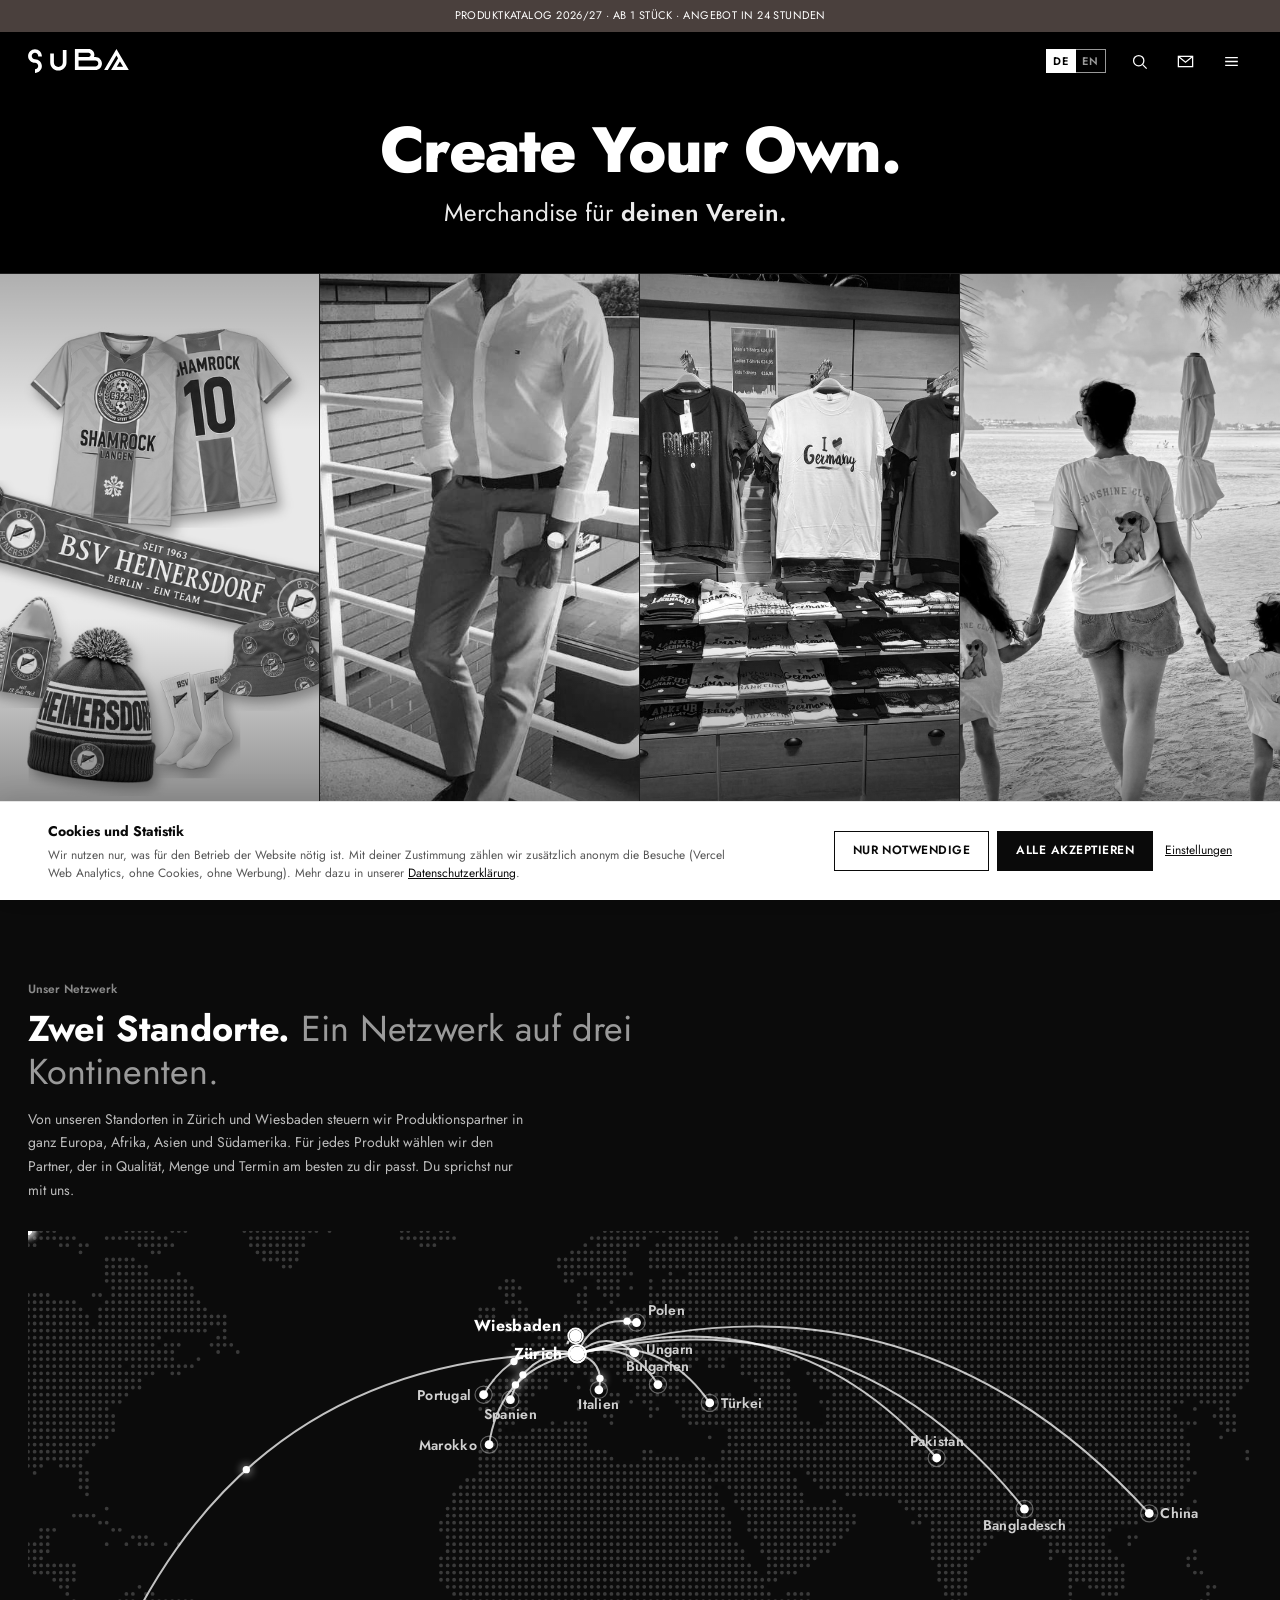
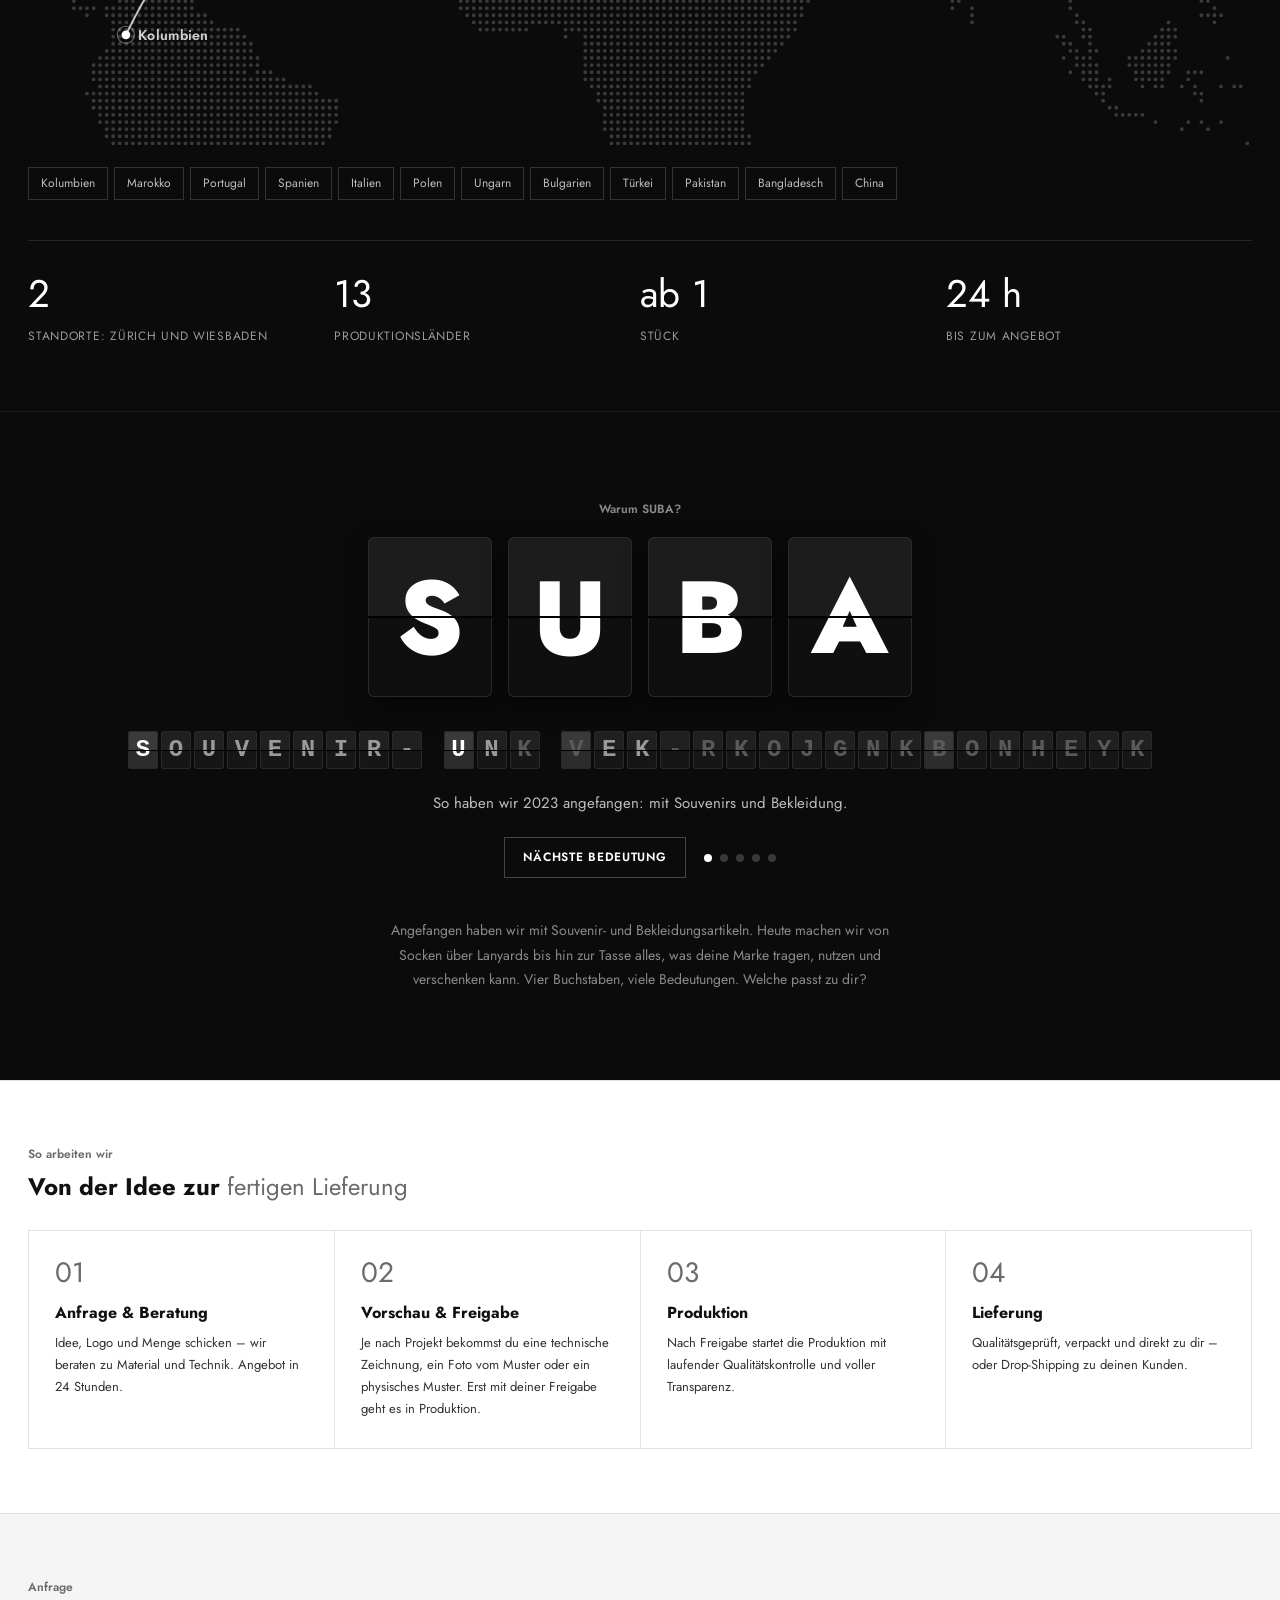
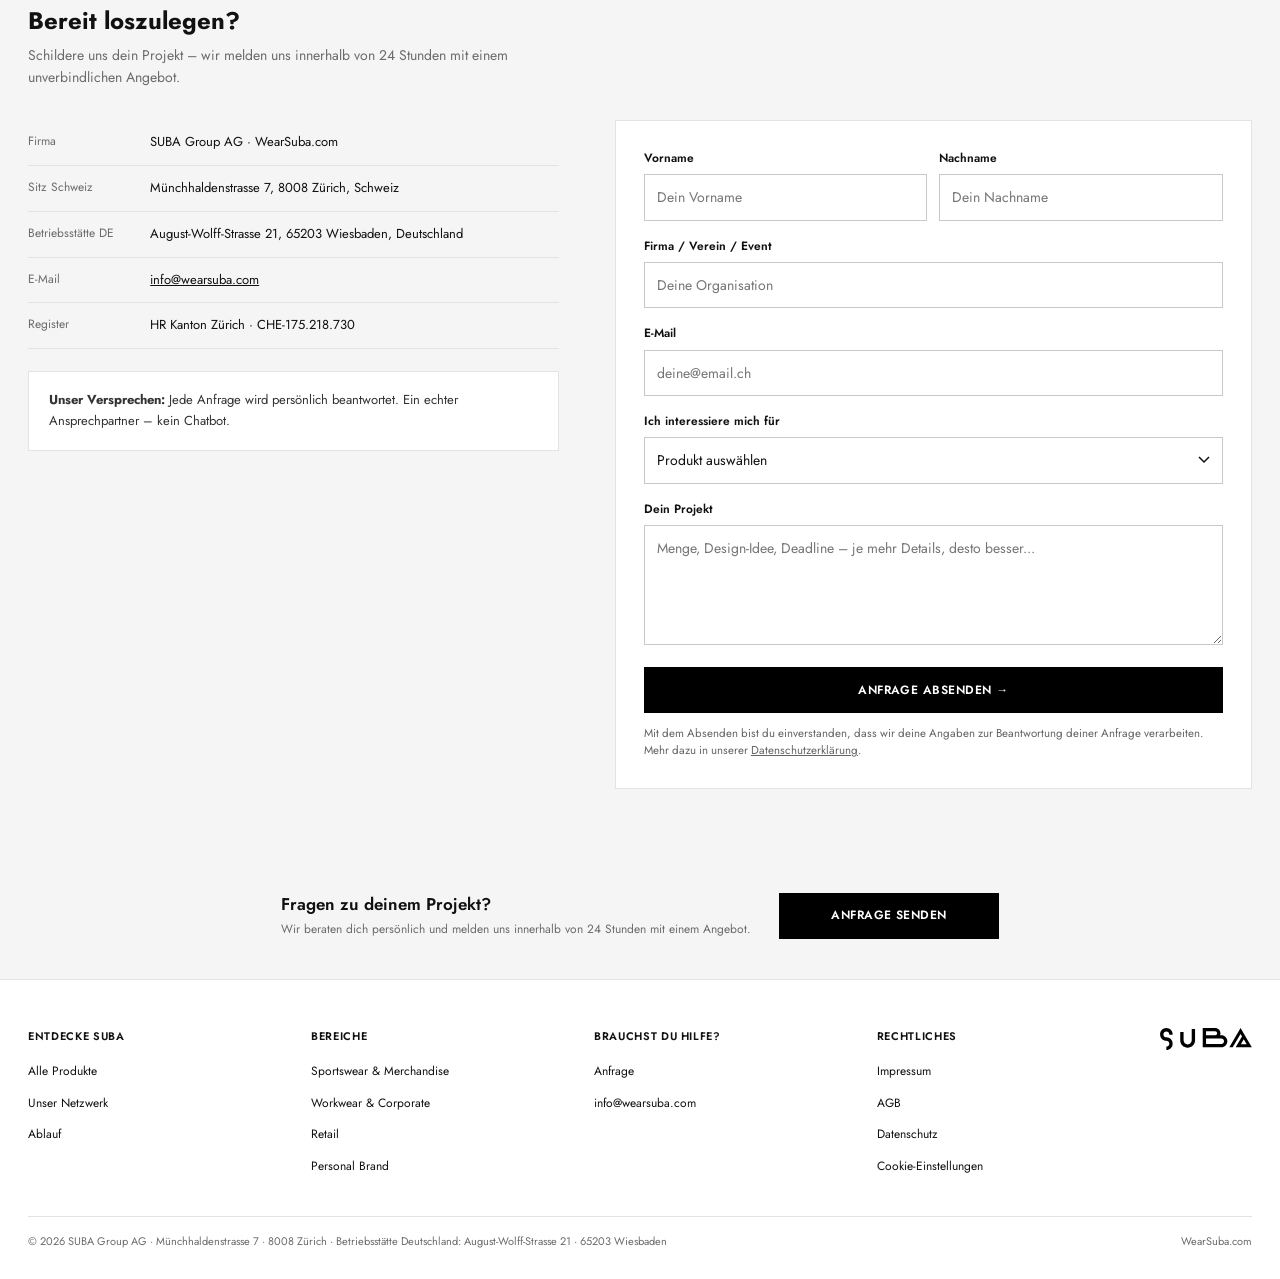
<file: index.html>
<!DOCTYPE html>
<html lang="de">
<head>
<meta charset="UTF-8">
<meta name="viewport" content="width=device-width, initial-scale=1.0">
<title>WearSuba – Textilien, Merchandise & Souvenirs aus der Schweiz</title>
<meta name="description" content="WearSuba by Suba Group AG, Zürich: Sportswear, Merchandise, Workwear, Corporate, Keramik und Souvenirs mit deinem Logo. Produktkatalog, Konfiguratoren und Angebot in 24 Stunden.">
<link rel="icon" href="img/site/favicon.png">
<link rel="alternate" hreflang="de" href="index.html">
<link rel="alternate" hreflang="en" href="index-en.html">
<link rel="stylesheet" href="assets/suba.css">
<script>
  window.va = window.va || function () { (window.vaq = window.vaq || []).push(arguments); };
</script>
<script defer src="assets/consent.js"></script>
<link rel="stylesheet" href="assets/fonts.css">
<script>/* Neue Seite immer oben öffnen */try{history.scrollRestoration="manual"}catch(e){}addEventListener("pageshow",function(){if(!location.hash)window.scrollTo(0,0)});</script>
</head>
<body>
<div data-suba-nav data-variant="hero"></div>

<main>
<section class="hero-panels" id="home" aria-label="Bereiche">
  <div class="hero-claim" aria-hidden="false">
    <h1>Create Your Own.</h1>
    <p>Merchandise für <span class="hc-rot" id="hcRot"><span class="on">deinen Verein.</span><span>dein Unternehmen.</span><span>deine Stadt.</span><span>deine Marke.</span></span></p>
  </div>
  <a class="hp" href="produkte.html?bereich=sportswear" data-bereich="sportswear"><span class="hp-bg" style="background-image:url('img/site/panel-sportswear-suba.jpg')"></span><span class="hp-t"><span class="hp-n">Sportswear &amp; Merchandise</span><span class="hp-s">Vereine · Teams · Fans</span></span></a>
  <a class="hp" href="produkte.html?bereich=workwear" data-bereich="workwear"><span class="hp-bg" style="background-image:url('img/site/panel-workwear.jpg')"></span><span class="hp-t"><span class="hp-n">Workwear &amp; Corporate</span><span class="hp-s">Hotels · Gastro · Unternehmen</span></span></a>
  <a class="hp" href="produkte.html?bereich=retail" data-bereich="retail"><span class="hp-bg" style="background-image:url('img/site/panel-retail-handel.jpg')"></span><span class="hp-t"><span class="hp-n">Retail</span><span class="hp-s">Souvenirs · Städte-Merchandise · Handel</span></span></a>
  <a class="hp" href="produkte.html?bereich=personal-brand" data-bereich="personal-brand"><span class="hp-bg" style="background-image:url('img/referenzen/nido55-strand-partnerlook.jpg');background-position:center 40%"></span><span class="hp-t"><span class="hp-n">Personal Brand</span><span class="hp-s">Eigenes Logo · Eigene Kollektion</span></span></a>
</section>

<section class="network" id="netzwerk" aria-labelledby="nwT">
  <div class="nw-head">
    <div class="label">Unser Netzwerk</div>
    <h2 id="nwT">Zwei Standorte. <em>Ein Netzwerk auf drei Kontinenten.</em></h2>
    <p>Von unseren Standorten in Zürich und Wiesbaden steuern wir Produktionspartner in ganz Europa, Afrika, Asien und Südamerika. Für jedes Produkt wählen wir den Partner, der in Qualität, Menge und Termin am besten zu dir passt. Du sprichst nur mit uns.</p>
  </div>
  <div class="nw-stage"><svg class="nw-map" viewBox="0 0 1000 420" role="img" aria-labelledby="nwT">
<image href="img/site/weltkarte-punkte.svg" x="0" y="0" width="1000" height="420"/>
<g class="nw-route" data-k="kolumbien"><path class="nw-arc" d="M80.0 330.0 Q192.4 99.4 448.8 100.3" pathLength="1" style="animation-delay:0.00s"/><circle class="nw-mover" r="3"><animateMotion dur="3.8s" begin="1.20s" repeatCount="indefinite" path="M80.0 330.0 Q192.4 99.4 448.8 100.3"/></circle></g><g class="nw-route" data-k="marokko"><path class="nw-arc" d="M376.8 174.6 Q386.2 111.7 448.8 100.3" pathLength="1" style="animation-delay:0.22s"/><circle class="nw-mover" r="3"><animateMotion dur="2.4s" begin="1.42s" repeatCount="indefinite" path="M376.8 174.6 Q386.2 111.7 448.8 100.3"/></circle></g><g class="nw-route" data-k="portugal"><path class="nw-arc" d="M372.3 133.8 Q398.1 88.6 448.8 100.3" pathLength="1" style="animation-delay:0.44s"/><circle class="nw-mover" r="3"><animateMotion dur="2.3s" begin="1.64s" repeatCount="indefinite" path="M372.3 133.8 Q398.1 88.6 448.8 100.3"/></circle></g><g class="nw-route" data-k="spanien"><path class="nw-arc" d="M394.2 137.8 Q406.9 97.7 448.8 100.3" pathLength="1" style="animation-delay:0.66s"/><circle class="nw-mover" r="3"><animateMotion dur="2.3s" begin="1.86s" repeatCount="indefinite" path="M394.2 137.8 Q406.9 97.7 448.8 100.3"/></circle></g><g class="nw-route" data-k="italien"><path class="nw-arc" d="M466.5 129.8 Q471.7 106.7 448.8 100.3" pathLength="1" style="animation-delay:0.88s"/><circle class="nw-mover" r="3"><animateMotion dur="2.1s" begin="2.08s" repeatCount="indefinite" path="M466.5 129.8 Q471.7 106.7 448.8 100.3"/></circle></g><g class="nw-route" data-k="polen"><path class="nw-arc" d="M497.3 74.8 Q462.6 67.7 448.8 100.3" pathLength="1" style="animation-delay:1.10s"/><circle class="nw-mover" r="3"><animateMotion dur="2.2s" begin="2.30s" repeatCount="indefinite" path="M497.3 74.8 Q462.6 67.7 448.8 100.3"/></circle></g><g class="nw-route" data-k="ungarn"><path class="nw-arc" d="M495.7 99.6 Q472.0 79.9 448.8 100.3" pathLength="1" style="animation-delay:1.32s"/><circle class="nw-mover" r="3"><animateMotion dur="2.2s" begin="2.52s" repeatCount="indefinite" path="M495.7 99.6 Q472.0 79.9 448.8 100.3"/></circle></g><g class="nw-route" data-k="bulgarien"><path class="nw-arc" d="M514.8 125.5 Q491.5 87.5 448.8 100.3" pathLength="1" style="animation-delay:1.54s"/><circle class="nw-mover" r="3"><animateMotion dur="2.3s" begin="2.74s" repeatCount="indefinite" path="M514.8 125.5 Q491.5 87.5 448.8 100.3"/></circle></g><g class="nw-route" data-k="tuerkei"><path class="nw-arc" d="M557.1 140.5 Q517.1 82.3 448.8 100.3" pathLength="1" style="animation-delay:1.76s"/><circle class="nw-mover" r="3"><animateMotion dur="2.5s" begin="2.96s" repeatCount="indefinite" path="M557.1 140.5 Q517.1 82.3 448.8 100.3"/></circle></g><g class="nw-route" data-k="pakistan"><path class="nw-arc" d="M742.6 185.5 Q623.0 49.0 448.8 100.3" pathLength="1" style="animation-delay:1.98s"/><circle class="nw-mover" r="3"><animateMotion dur="3.3s" begin="3.18s" repeatCount="indefinite" path="M742.6 185.5 Q623.0 49.0 448.8 100.3"/></circle></g><g class="nw-route" data-k="bangladesch"><path class="nw-arc" d="M814.3 227.2 Q671.6 48.4 448.8 100.3" pathLength="1" style="animation-delay:2.20s"/><circle class="nw-mover" r="3"><animateMotion dur="3.6s" begin="3.40s" repeatCount="indefinite" path="M814.3 227.2 Q671.6 48.4 448.8 100.3"/></circle></g><g class="nw-route" data-k="china"><path class="nw-arc" d="M916.3 230.8 Q723.4 19.5 448.8 100.3" pathLength="1" style="animation-delay:2.42s"/><circle class="nw-mover" r="3"><animateMotion dur="4.0s" begin="3.62s" repeatCount="indefinite" path="M916.3 230.8 Q723.4 19.5 448.8 100.3"/></circle></g><path class="nw-link" d="M447.5 85.7 Q433.5 93.0 448.8 100.3"/>
<g class="nw-hub"><circle class="nw-pulse" cx="448.8" cy="100.3" r="7"/><circle class="nw-pulse p2" cx="448.8" cy="100.3" r="7"/><circle cx="448.8" cy="100.3" r="6" fill="#fff"/><text x="436.8" y="104.3" text-anchor="end" class="nw-hubt">Zürich</text></g>
<g class="nw-hub"><circle class="nw-pulse" cx="447.5" cy="85.7" r="6" style="animation-delay:.6s"/><circle cx="447.5" cy="85.7" r="5" fill="#fff"/><text x="435.5" y="81.7" text-anchor="end" class="nw-hubt">Wiesbaden</text></g><g class="nw-pt" data-k="kolumbien" tabindex="0" role="button" aria-label="Kolumbien"><circle class="nw-ring" cx="80.0" cy="330.0" r="7"/><circle class="nw-dot" cx="80.0" cy="330.0" r="3.6"/><text x="90.0" y="334.0" text-anchor="start">Kolumbien</text></g><g class="nw-pt" data-k="marokko" tabindex="0" role="button" aria-label="Marokko"><circle class="nw-ring" cx="376.8" cy="174.6" r="7"/><circle class="nw-dot" cx="376.8" cy="174.6" r="3.6"/><text x="366.8" y="178.6" text-anchor="end">Marokko</text></g><g class="nw-pt" data-k="portugal" tabindex="0" role="button" aria-label="Portugal"><circle class="nw-ring" cx="372.3" cy="133.8" r="7"/><circle class="nw-dot" cx="372.3" cy="133.8" r="3.6"/><text x="362.3" y="137.8" text-anchor="end">Portugal</text></g><g class="nw-pt" data-k="spanien" tabindex="0" role="button" aria-label="Spanien"><circle class="nw-ring" cx="394.2" cy="137.8" r="7"/><circle class="nw-dot" cx="394.2" cy="137.8" r="3.6"/><text x="394.2" y="153.8" text-anchor="middle">Spanien</text></g><g class="nw-pt" data-k="italien" tabindex="0" role="button" aria-label="Italien"><circle class="nw-ring" cx="466.5" cy="129.8" r="7"/><circle class="nw-dot" cx="466.5" cy="129.8" r="3.6"/><text x="466.5" y="145.8" text-anchor="middle">Italien</text></g><g class="nw-pt" data-k="polen" tabindex="0" role="button" aria-label="Polen"><circle class="nw-ring" cx="497.3" cy="74.8" r="7"/><circle class="nw-dot" cx="497.3" cy="74.8" r="3.6"/><text x="506.3" y="68.8" text-anchor="start">Polen</text></g><g class="nw-pt" data-k="ungarn" tabindex="0" role="button" aria-label="Ungarn"><circle class="nw-ring" cx="495.7" cy="99.6" r="7"/><circle class="nw-dot" cx="495.7" cy="99.6" r="3.6"/><text x="504.7" y="100.6" text-anchor="start">Ungarn</text></g><g class="nw-pt" data-k="bulgarien" tabindex="0" role="button" aria-label="Bulgarien"><circle class="nw-ring" cx="514.8" cy="125.5" r="7"/><circle class="nw-dot" cx="514.8" cy="125.5" r="3.6"/><text x="514.8" y="114.5" text-anchor="middle">Bulgarien</text></g><g class="nw-pt" data-k="tuerkei" tabindex="0" role="button" aria-label="Türkei"><circle class="nw-ring" cx="557.1" cy="140.5" r="7"/><circle class="nw-dot" cx="557.1" cy="140.5" r="3.6"/><text x="566.1" y="144.5" text-anchor="start">Türkei</text></g><g class="nw-pt" data-k="pakistan" tabindex="0" role="button" aria-label="Pakistan"><circle class="nw-ring" cx="742.6" cy="185.5" r="7"/><circle class="nw-dot" cx="742.6" cy="185.5" r="3.6"/><text x="742.6" y="175.5" text-anchor="middle">Pakistan</text></g><g class="nw-pt" data-k="bangladesch" tabindex="0" role="button" aria-label="Bangladesch"><circle class="nw-ring" cx="814.3" cy="227.2" r="7"/><circle class="nw-dot" cx="814.3" cy="227.2" r="3.6"/><text x="814.3" y="244.2" text-anchor="middle">Bangladesch</text></g><g class="nw-pt" data-k="china" tabindex="0" role="button" aria-label="China"><circle class="nw-ring" cx="916.3" cy="230.8" r="7"/><circle class="nw-dot" cx="916.3" cy="230.8" r="3.6"/><text x="925.3" y="234.8" text-anchor="start">China</text></g>
</svg></div>
  <div class="nw-names"><span data-k="kolumbien" tabindex="0">Kolumbien</span><span data-k="marokko" tabindex="0">Marokko</span><span data-k="portugal" tabindex="0">Portugal</span><span data-k="spanien" tabindex="0">Spanien</span><span data-k="italien" tabindex="0">Italien</span><span data-k="polen" tabindex="0">Polen</span><span data-k="ungarn" tabindex="0">Ungarn</span><span data-k="bulgarien" tabindex="0">Bulgarien</span><span data-k="tuerkei" tabindex="0">Türkei</span><span data-k="pakistan" tabindex="0">Pakistan</span><span data-k="bangladesch" tabindex="0">Bangladesch</span><span data-k="china" tabindex="0">China</span></div>
  <div class="nw-stats"><div><b>2</b><span>Standorte: Zürich und Wiesbaden</span></div><div><b>13</b><span>Produktionsländer</span></div><div><b>ab 1</b><span>Stück</span></div><div><b>24 h</b><span>bis zum Angebot</span></div></div>
</section>


<section class="why-suba" id="warum-suba" aria-labelledby="wsT">
  <div class="ws-in">
    <div class="label">Warum SUBA?</div>
    <h2 id="wsT" class="ws-letters" aria-label="SUBA"><span>S</span><span>U</span><span>B</span><span>A</span></h2>
    <p class="ws-board" id="wsBoard" aria-live="polite">Souvenir- und Bekleidungsartikel</p>
    <p class="ws-desc" id="wsDesc">So haben wir 2023 angefangen: mit Souvenirs und Bekleidung.</p>
    <div class="ws-ctl"><button type="button" class="ws-next" id="wsNext">Nächste Bedeutung</button><span class="ws-dots" id="wsDots"></span></div>
    <p class="ws-note">Angefangen haben wir mit Souvenir- und Bekleidungsartikeln. Heute machen wir von Socken über Lanyards bis hin zur Tasse alles, was deine Marke tragen, nutzen und verschenken kann. Vier Buchstaben, viele Bedeutungen. Welche passt zu dir?</p>
  </div>
  <script type="application/json" id="wsData">[{"t": "[S]ouvenir- [u]nd [B]ekleidungs[a]rtikel", "d": "So haben wir 2023 angefangen: mit Souvenirs und Bekleidung."}, {"t": "[S]tadt- [u]nd [B]randing-[A]rtikel", "d": "Souvenirs und Merchandise mit Motiven für Städte und Regionen."}, {"t": "[S]onderproduktion [u]nd [B]randing-[A]rtikel", "d": "Alles, was es so nicht von der Stange gibt."}, {"t": "[S]chnell · [U]nkompliziert · [B]eratung · [A]b 1 Stück", "d": "Angebot in 24 Stunden, ein Ansprechpartner, auch kleine Mengen."}, {"t": "[S]wiss [U]nique [B]randed [A]pparel", "d": "Schweizer Anspruch, einzigartig gebrandet."}]</script>
</section>

<section class="process" id="process">
  <div class="reveal"><div class="label">So arbeiten wir</div><h2>Von der Idee zur <em>fertigen Lieferung</em></h2></div>
  <ol class="steps four">
    <li class="reveal"><h3>Anfrage & Beratung</h3><p>Idee, Logo und Menge schicken – wir beraten zu Material und Technik. Angebot in 24 Stunden.</p></li>
    <li class="reveal"><h3>Vorschau & Freigabe</h3><p>Je nach Projekt bekommst du eine technische Zeichnung, ein Foto vom Muster oder ein physisches Muster. Erst mit deiner Freigabe geht es in Produktion.</p></li>
    <li class="reveal"><h3>Produktion</h3><p>Nach Freigabe startet die Produktion mit laufender Qualitätskontrolle und voller Transparenz.</p></li>
    <li class="reveal"><h3>Lieferung</h3><p>Qualitätsgeprüft, verpackt und direkt zu dir – oder Drop-Shipping zu deinen Kunden.</p></li>
  </ol>
</section>

<section class="contact" id="contact">
  <div class="reveal"><div class="label">Anfrage</div><h2>Bereit loszulegen?</h2><div class="contact-sub">Schildere uns dein Projekt – wir melden uns innerhalb von 24 Stunden mit einem unverbindlichen Angebot.</div></div>
  <div class="contact-grid">
    <div class="contact-info reveal">
      <div class="c-detail"><span class="c-label">Firma</span><span class="c-val">SUBA Group AG · WearSuba.com</span></div>
      <div class="c-detail"><span class="c-label">Sitz Schweiz</span><span class="c-val">Münchhaldenstrasse 7, 8008 Zürich, Schweiz</span></div>
      <div class="c-detail"><span class="c-label">Betriebsstätte DE</span><span class="c-val">August-Wolff-Strasse 21, 65203 Wiesbaden, Deutschland</span></div>
      <div class="c-detail"><span class="c-label">E-Mail</span><span class="c-val"><a href="mailto:info@wearsuba.com">info@wearsuba.com</a></span></div>
      <div class="c-detail"><span class="c-label">Register</span><span class="c-val">HR Kanton Zürich · CHE-175.218.730</span></div>
      <div class="contact-promise"><div class="cp-text"><strong>Unser Versprechen:</strong> Jede Anfrage wird persönlich beantwortet. Ein echter Ansprechpartner – kein Chatbot.</div></div>
    </div>
    <div class="reveal">
      <form id="contactForm" action="https://formspree.io/f/mzdqnbly" method="POST">
        <div class="form-row">
          <div class="form-g"><label>Vorname</label><input type="text" name="Vorname" placeholder="Dein Vorname" required></div>
          <div class="form-g"><label>Nachname</label><input type="text" name="Nachname" placeholder="Dein Nachname" required></div>
        </div>
        <div class="form-g"><label>Firma / Verein / Event</label><input type="text" name="Firma" placeholder="Deine Organisation"></div>
        <div class="form-g"><label>E-Mail</label><input type="email" name="Email" placeholder="deine@email.ch" required></div>
        <div class="form-g"><label>Ich interessiere mich für</label>
          <select name="Interesse"><option value="">Produkt auswählen</option><option>T-Shirts & Tops</option><option>Caps & Kopfbedeckungen</option><option>Sportswear & Trikots</option><option>Corporate & Work Wear</option><option>Mugs & Drinkware</option><option>Souvenirs & Geschenkartikel</option><option>Komplettes Merchandise-Paket</option><option>Sonstiges</option></select>
        </div>
        <div class="form-g"><label>Dein Projekt</label><textarea name="Nachricht" placeholder="Menge, Design-Idee, Deadline – je mehr Details, desto besser..." required></textarea></div>
        <input type="hidden" name="_subject" value="Neue Anfrage über WearSuba.com">
        <button class="btn-send" type="submit" id="submitBtn">Anfrage absenden →</button>
      </form>
      <div id="formSuccess" style="display:none;background:rgba(255,255,255,0.06);border:1px solid rgba(255,255,255,0.15);padding:24px;text-align:center;margin-top:16px">
        <div style="font-family:'Futura PT','Futura','Jost','Century Gothic',sans-serif;font-size:16px;font-weight:700;color:#fff;margin-bottom:8px">Danke für deine Anfrage!</div>
        <div style="font-size:13px;color:rgba(255,255,255,0.6)">Wir melden uns innerhalb von 24 Stunden bei dir.</div>
      </div>
    </div>

  </div>
</section>

</main>
<div data-suba-footer></div>



<script src="assets/i18n-en.js"></script>
<script src="assets/suba.js"></script>
<script src="assets/spamschutz.js"></script>
<script>SUBA.init("home");</script>

</body>
</html>
</file>
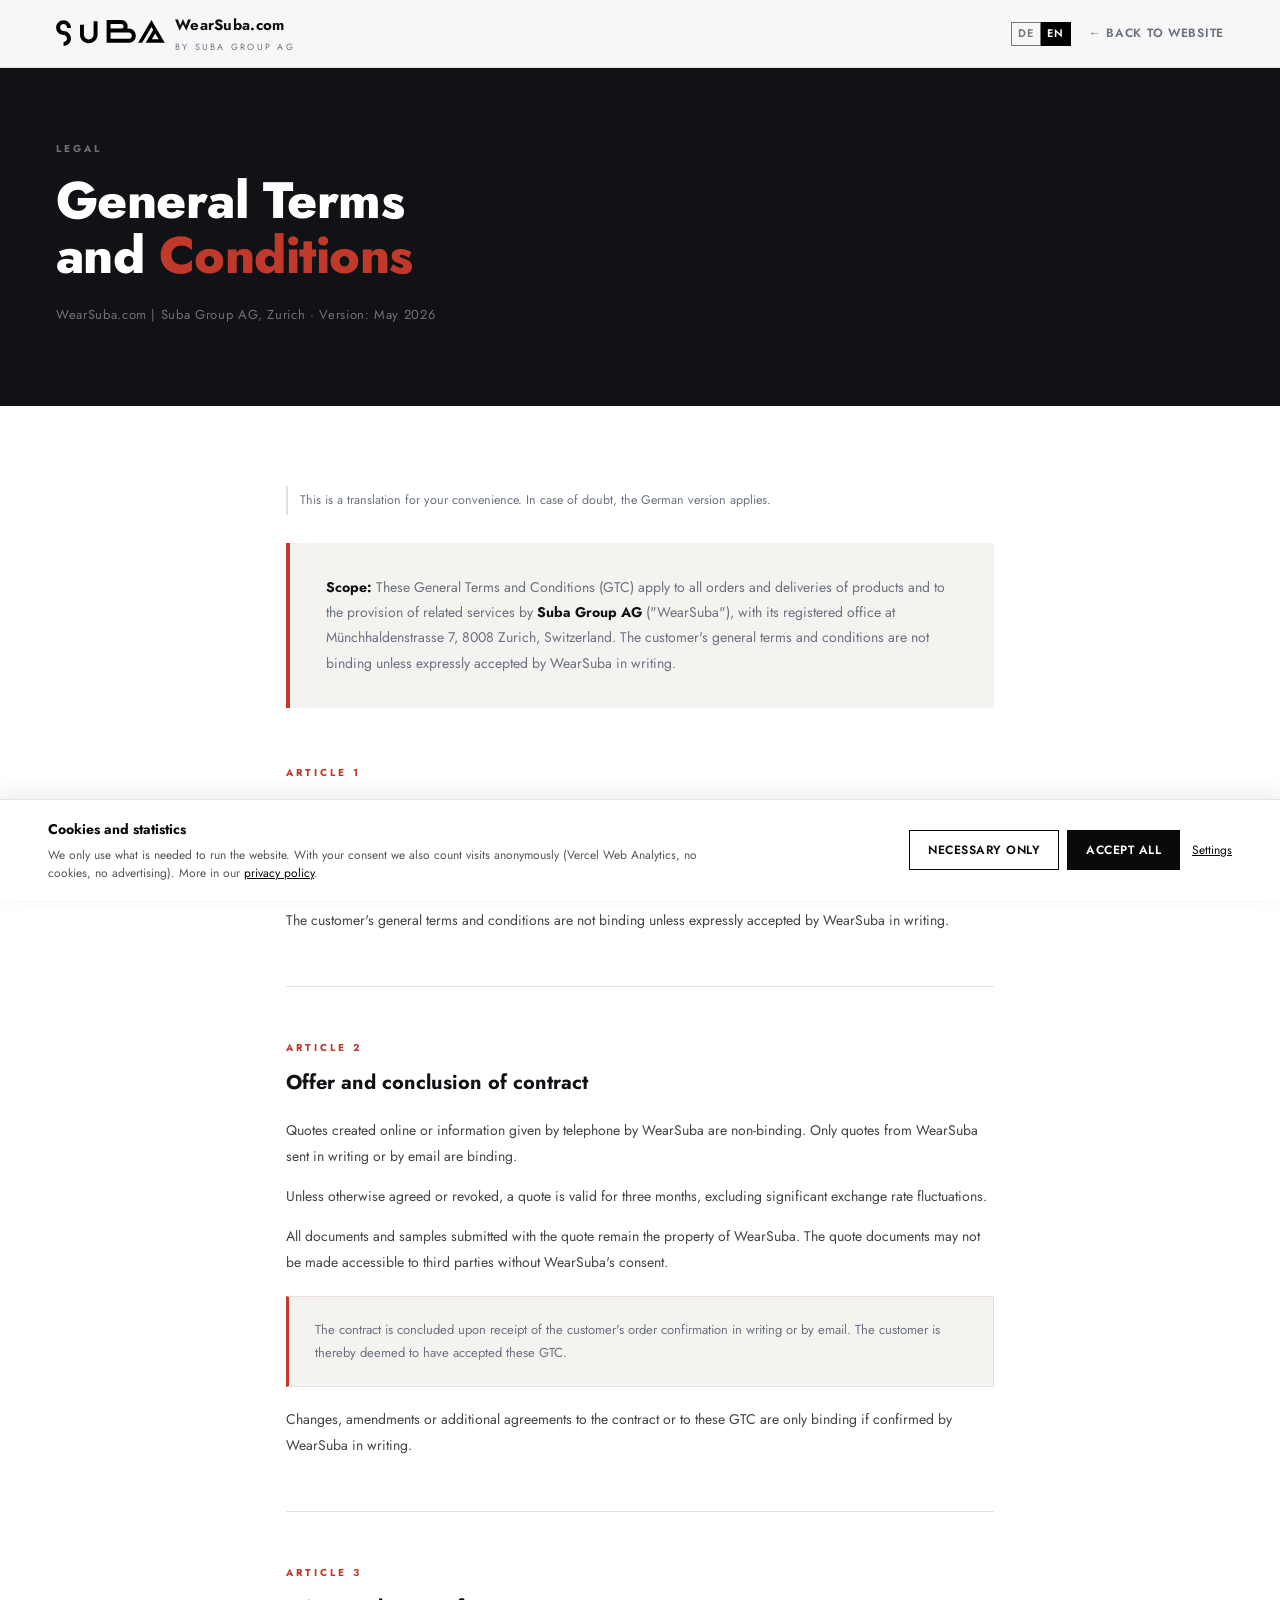
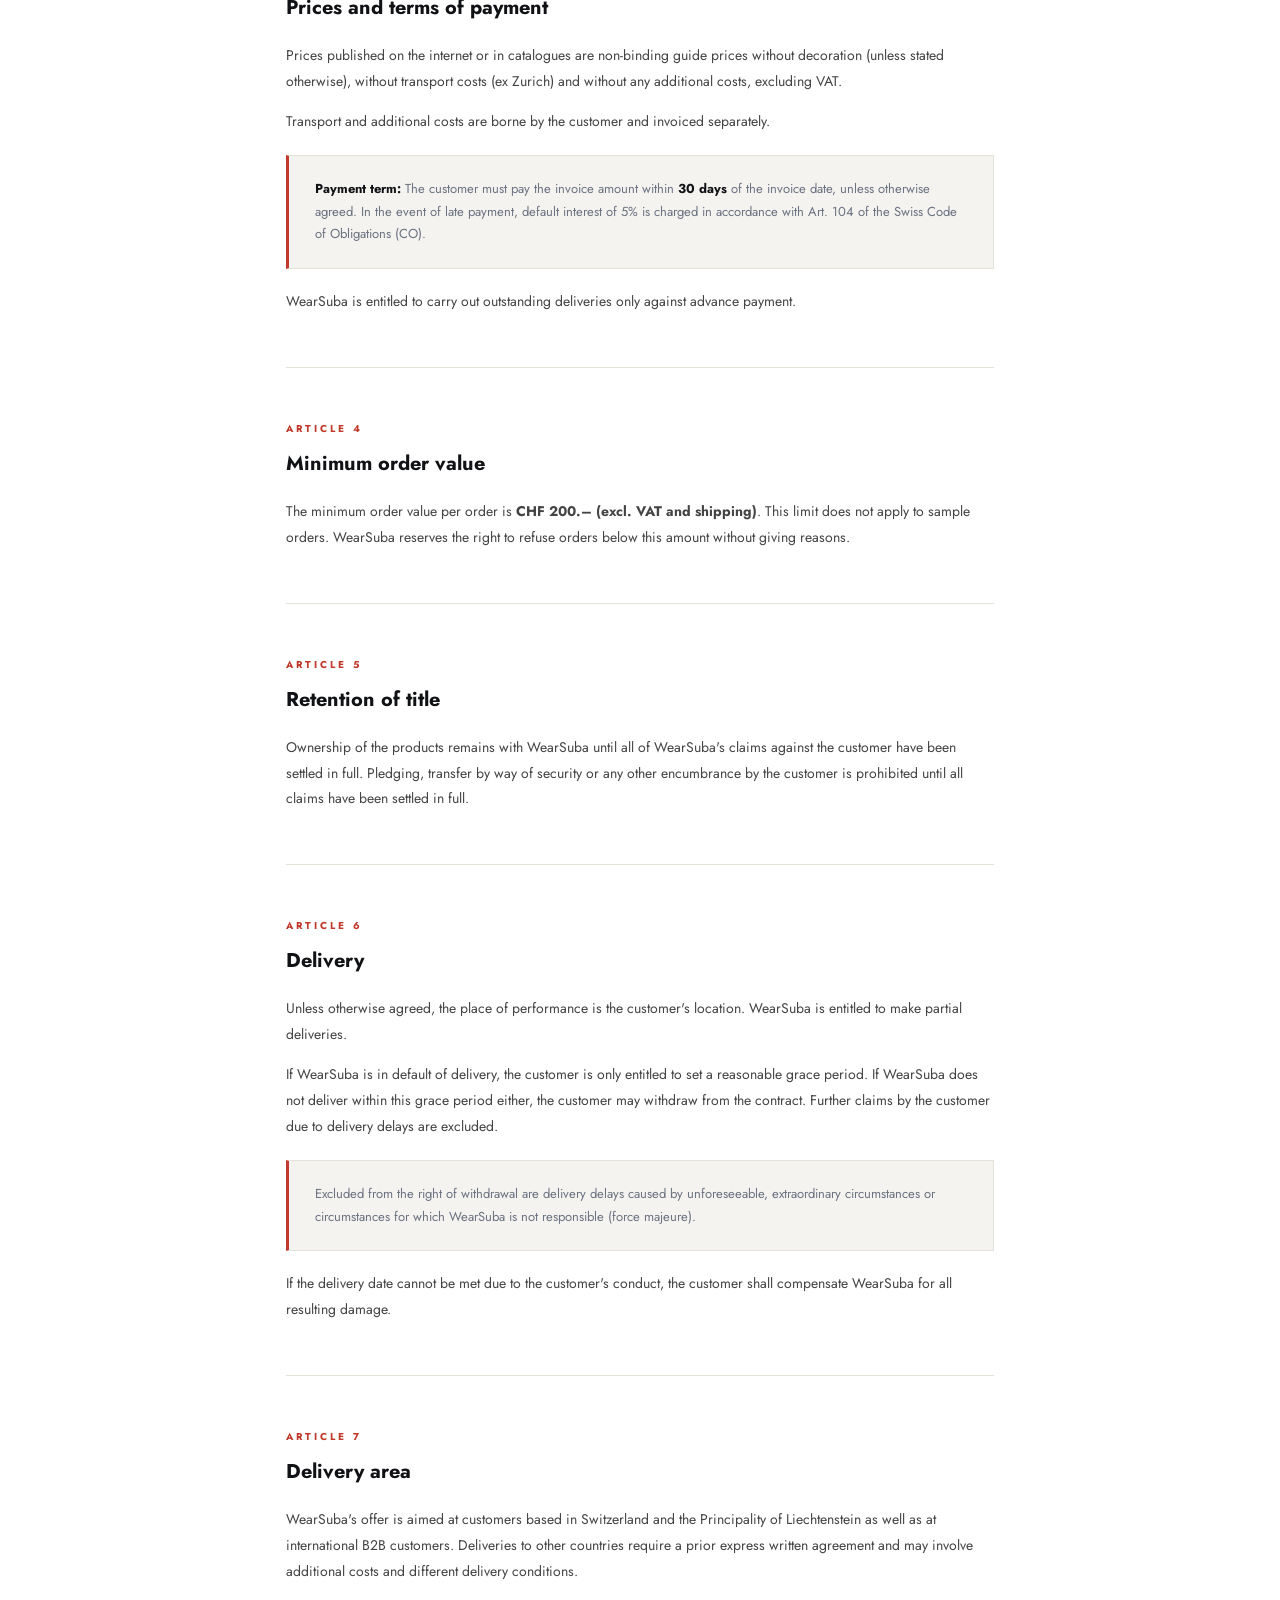
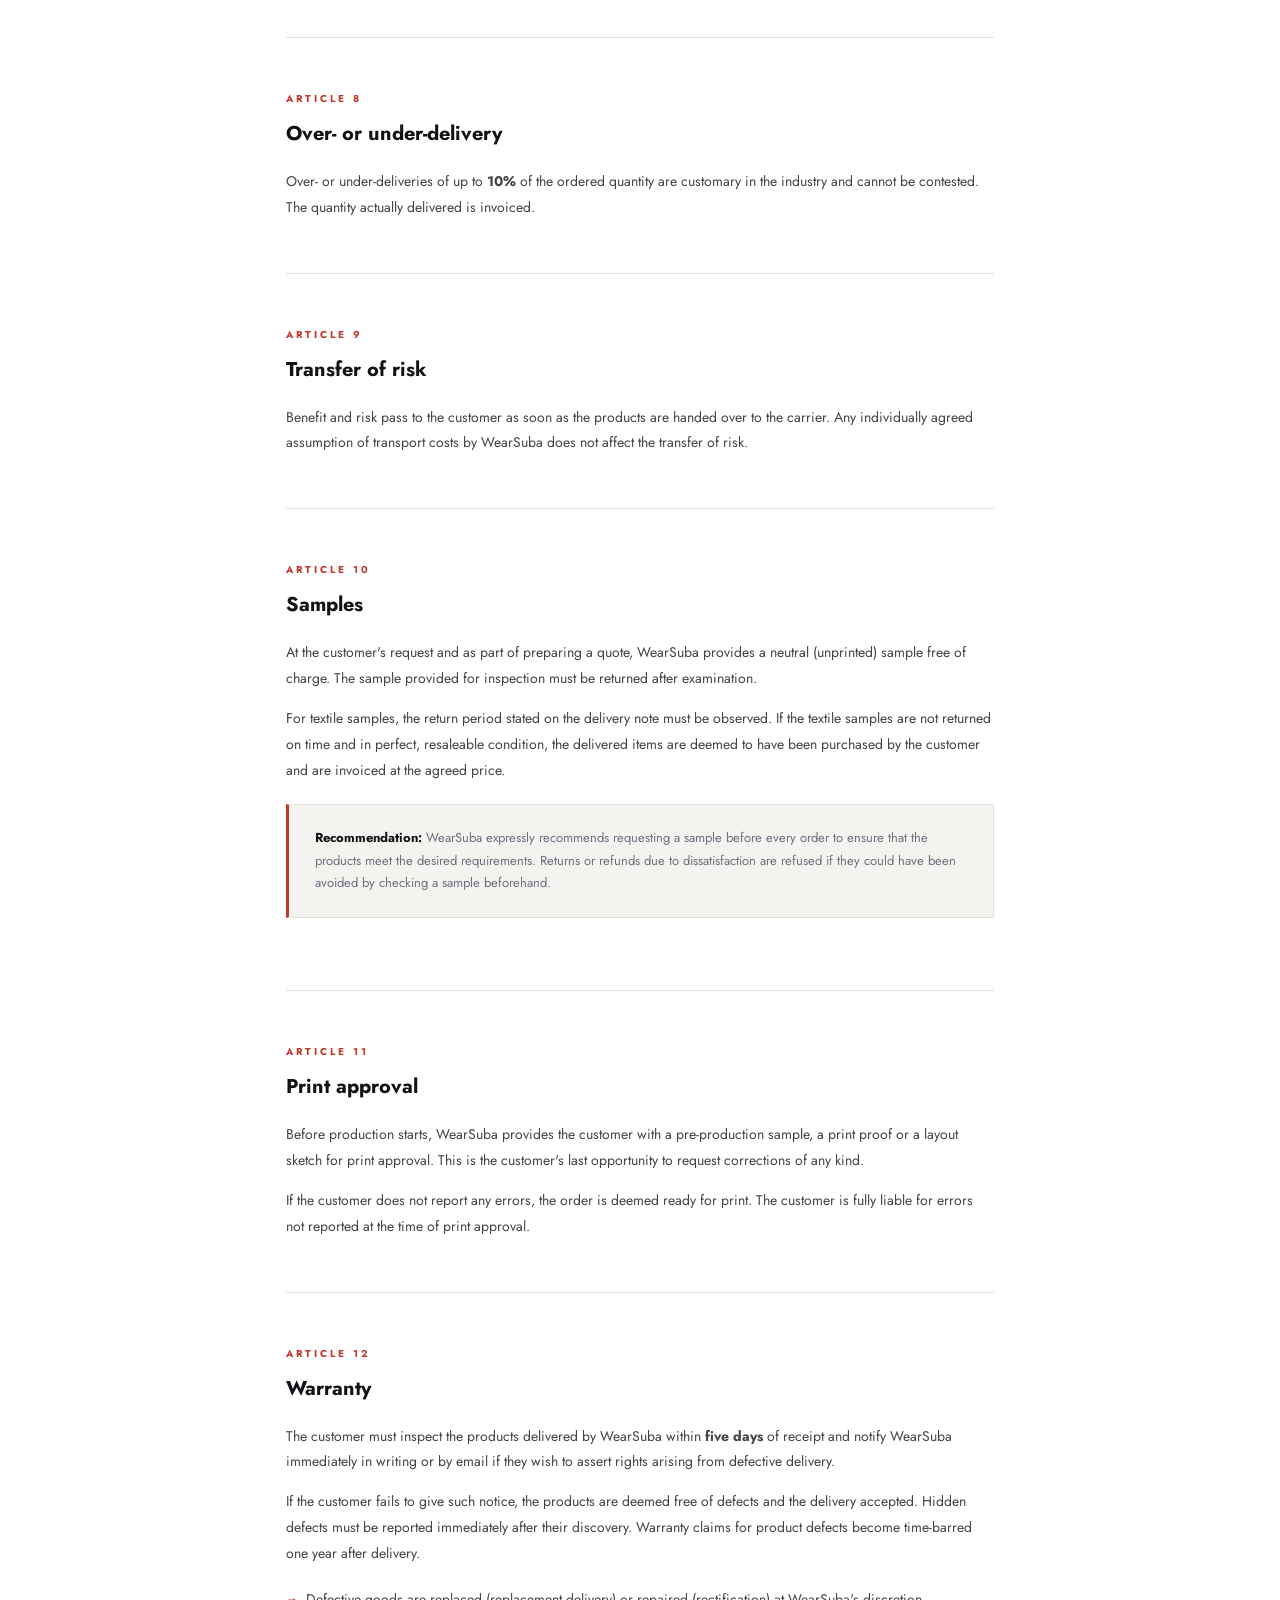
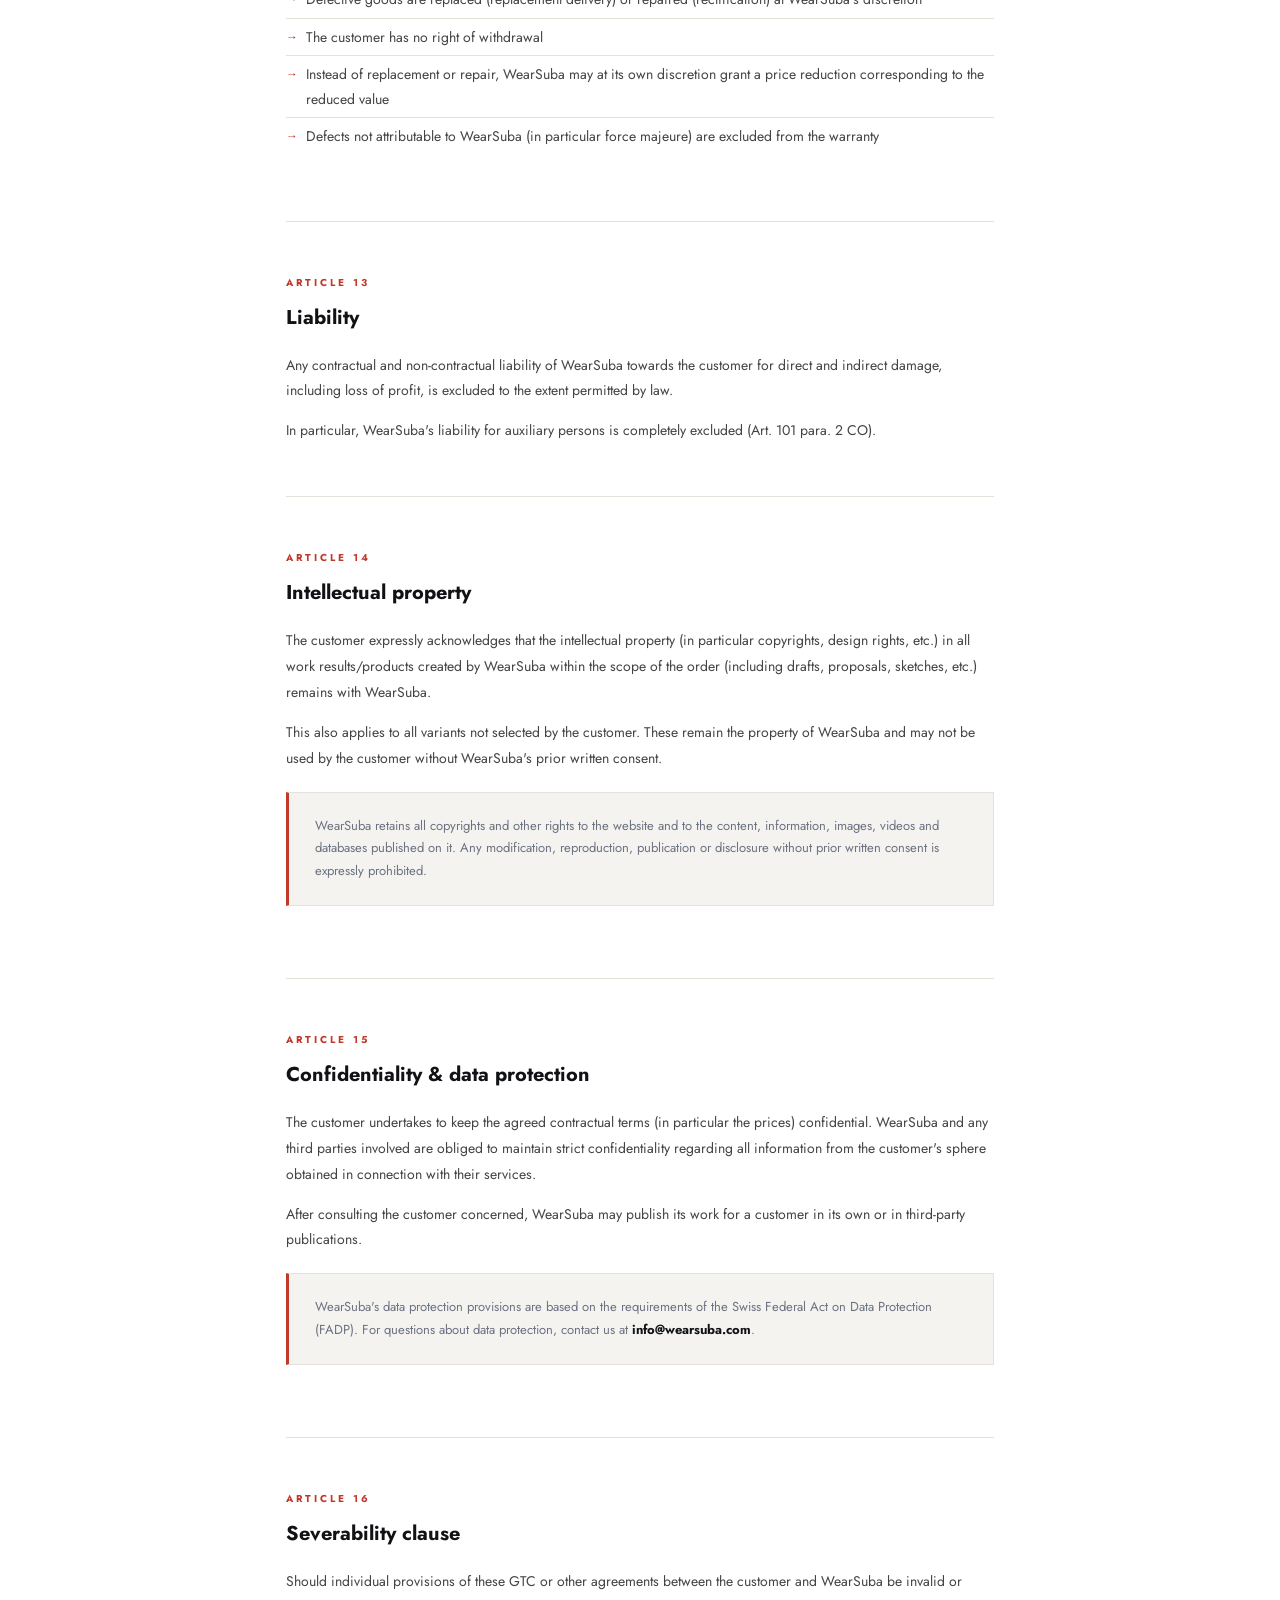
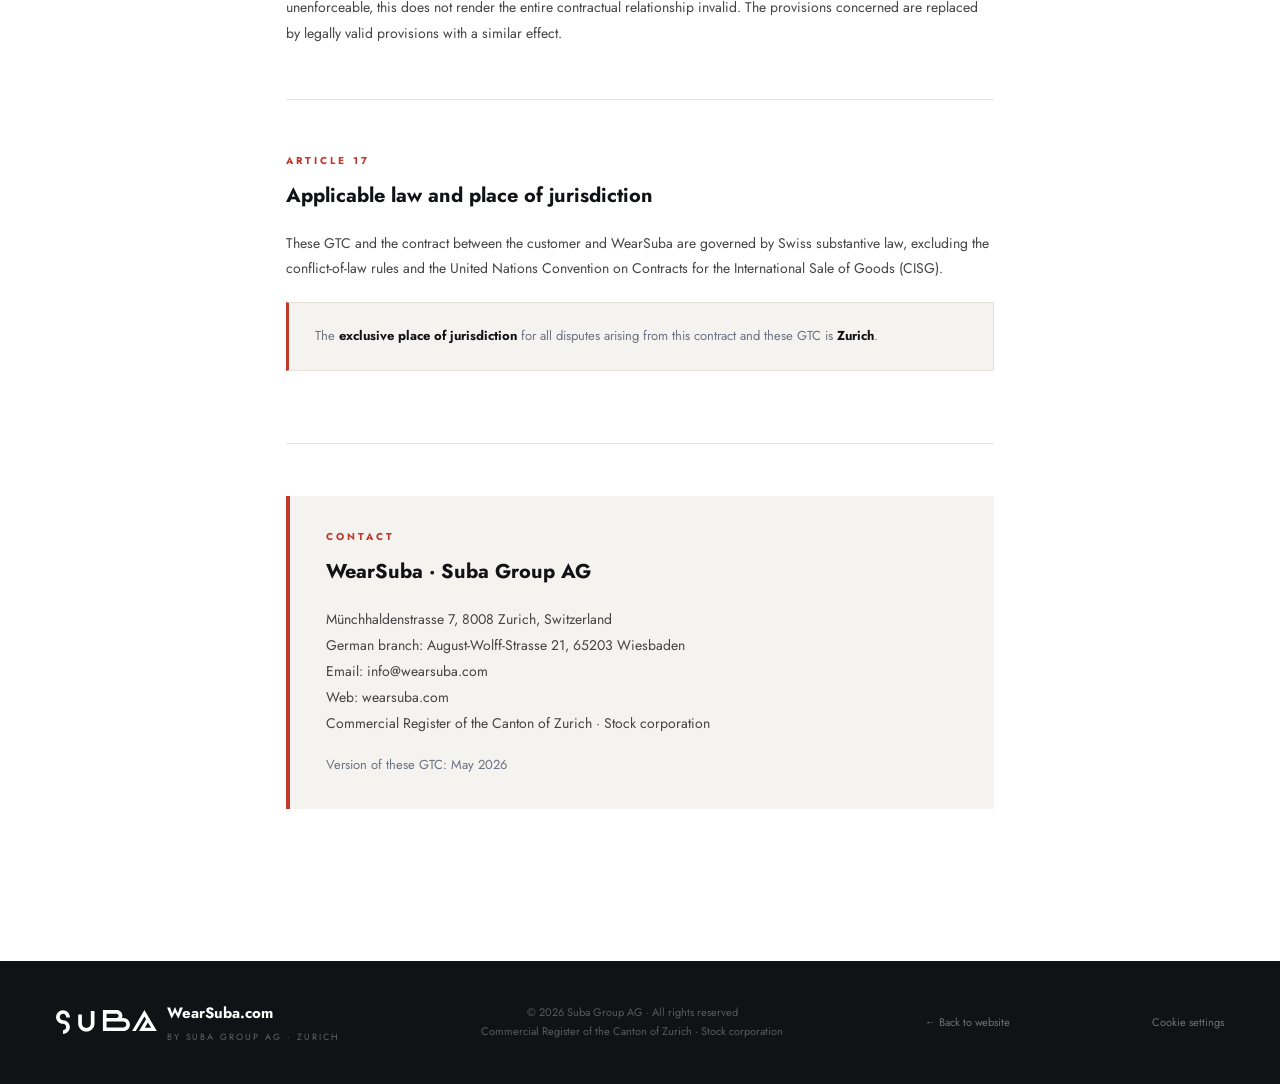
<file: agb-en.html>
<!DOCTYPE html>
<html lang="en">
<head>
<meta charset="UTF-8">
<meta name="viewport" content="width=device-width, initial-scale=1.0">
<title>Terms and Conditions – WearSuba | Suba Group AG</title>
<style>
*,*::before,*::after{box-sizing:border-box;margin:0;padding:0}
:root{--ink:#111215;--ink2:#2a2d35;--mid:#6b7280;--soft:#f4f3f0;--white:#ffffff;--red:#c0392b;--border:#e5e2dc}
html{scroll-behavior:smooth}
body{font-family:'Futura PT','Futura','Jost','Century Gothic',sans-serif;background:var(--white);color:var(--ink);line-height:1.7;font-weight:400}

.nav{position:fixed;top:0;left:0;right:0;z-index:100;display:flex;align-items:center;justify-content:space-between;padding:0 56px;height:68px;background:rgba(255,255,255,0.97);backdrop-filter:blur(12px);border-bottom:1px solid var(--border)}
.nav a{text-decoration:none}
.nav-brand{display:flex;align-items:center;gap:10px}
.n-name{font-family:'Futura PT','Futura','Jost','Century Gothic',sans-serif;font-size:15px;font-weight:700;color:var(--ink);letter-spacing:0.02em}
.n-sub{font-size:9px;letter-spacing:0.25em;color:var(--mid);text-transform:uppercase;margin-top:1px}
.nav-back{font-size:12px;font-weight:600;letter-spacing:0.06em;color:var(--mid);text-transform:uppercase;text-decoration:none;display:flex;align-items:center;gap:6px;transition:color 0.2s}
.nav-back:hover{color:var(--ink)}

.hero-agb{background:var(--ink);padding:140px 56px 80px;}
.hero-agb .label{font-size:10px;letter-spacing:0.3em;text-transform:uppercase;color:rgba(255,255,255,0.4);font-weight:700;margin-bottom:16px}
.hero-agb h1{font-family:'Futura PT','Futura','Jost','Century Gothic',sans-serif;font-size:clamp(32px,4vw,56px);font-weight:800;color:#fff;line-height:1.08;letter-spacing:-0.01em}
.hero-agb h1 span{color:var(--red)}
.hero-agb .meta{margin-top:20px;font-size:13px;color:rgba(255,255,255,0.4);letter-spacing:0.05em}

.agb-wrap{max-width:820px;margin:0 auto;padding:80px 56px 100px}

.agb-intro{background:var(--soft);padding:32px 36px;border-left:4px solid var(--red);margin-bottom:56px}
.agb-intro p{font-size:14px;color:var(--mid);line-height:1.8}
.agb-intro strong{color:var(--ink)}

.agb-section{margin-bottom:52px;padding-bottom:52px;border-bottom:1px solid var(--border)}
.agb-section:last-child{border-bottom:none}
.sec-num{font-size:10px;letter-spacing:0.3em;text-transform:uppercase;color:var(--red);font-weight:700;margin-bottom:10px}
.agb-section h2{font-family:'Futura PT','Futura','Jost','Century Gothic',sans-serif;font-size:20px;font-weight:700;color:var(--ink);margin-bottom:18px}
.agb-section p{font-size:14px;color:#444;line-height:1.85;margin-bottom:14px}
.agb-section p:last-child{margin-bottom:0}
.agb-section ul{margin:12px 0 14px 0;padding-left:0;list-style:none}
.agb-section ul li{font-size:14px;color:#444;line-height:1.75;padding:6px 0 6px 20px;position:relative;border-bottom:1px solid var(--border)}
.agb-section ul li:last-child{border-bottom:none}
.agb-section ul li::before{content:'→';position:absolute;left:0;color:var(--red);font-size:12px;top:8px}

.highlight-box{background:var(--soft);border:1px solid var(--border);padding:22px 26px;margin:20px 0;border-left:3px solid var(--red)}
.highlight-box p{font-size:13px;color:var(--mid);margin:0;line-height:1.75}
.highlight-box strong{color:var(--ink)}

footer{background:var(--ink);padding:40px 56px;display:flex;justify-content:space-between;align-items:center}
.f-brand{display:flex;align-items:center;gap:10px}
.fn{font-family:'Futura PT','Futura','Jost','Century Gothic',sans-serif;font-size:15px;font-weight:700;color:#fff}
.fs{font-size:9px;letter-spacing:0.22em;color:rgba(255,255,255,0.35);text-transform:uppercase;margin-top:3px}
.f-info{font-size:11px;color:rgba(255,255,255,0.3);text-align:center;line-height:1.8}
.f-link{font-size:11px;color:rgba(255,255,255,0.4);text-decoration:none;transition:color 0.2s}
.f-link:hover{color:#fff}

@media(max-width:768px){
  .nav{padding:0 20px}
  .agb-wrap{padding:60px 20px 80px}
  .hero-agb{padding:120px 20px 60px}
  footer{flex-direction:column;gap:18px;text-align:center;padding:30px 20px}
}
.nav-r{display:flex;align-items:center;gap:18px}
.lang-sw{display:flex}
.lang-sw a{display:inline-grid;place-items:center;min-width:30px;height:24px;padding:0 6px;font-size:11px;font-weight:600;letter-spacing:.06em;line-height:1;text-decoration:none;border:1px solid var(--ink,#111);color:var(--ink,#111);opacity:.55}
.lang-sw a+a{border-left:0}
.lang-sw a:hover{opacity:1}
.lang-sw a.on{opacity:1;background:#000;color:#fff;border-color:#000}
.lang-note{font-size:12.5px;color:var(--mid);border-left:2px solid var(--border);padding:4px 0 4px 12px;margin-bottom:28px}
@media(max-width:600px){.nav-r{gap:10px}.nav-back{font-size:10px}}
</style>
<script>
  window.va = window.va || function () { (window.vaq = window.vaq || []).push(arguments); };
</script>
<script defer src="assets/consent.js"></script>
<link rel="stylesheet" href="assets/fonts.css">
<link rel="icon" href="img/site/favicon.png">
<script>/* Neue Seite immer oben öffnen */try{history.scrollRestoration="manual"}catch(e){}addEventListener("pageshow",function(){if(!location.hash)window.scrollTo(0,0)});</script>
<link rel="alternate" hreflang="de" href="agb.html">
<link rel="alternate" hreflang="en" href="agb-en.html">
</head>
<body>

<nav class="nav">
  <a href="index-en.html" class="nav-brand">
    <img src="img/site/suba-logo-schwarz.svg" style="height:26px;width:auto" alt="SUBA">
    <div><div class="n-name">WearSuba.com</div><div class="n-sub">by Suba Group AG</div></div>
  </a>
  <div class="nav-r"><div class="lang-sw" role="group" aria-label="Language"><a href="agb.html" hreflang="de" lang="de">DE</a><a href="agb-en.html" hreflang="en" lang="en" class="on" aria-current="true">EN</a></div><a href="index-en.html" class="nav-back">← Back to website</a></div>
</nav>

<div class="hero-agb">
  <div class="label">Legal</div>
  <h1>General Terms<br>and <span>Conditions</span></h1>
  <div class="meta">WearSuba.com | Suba Group AG, Zurich · Version: May 2026</div>
</div>

<div class="agb-wrap">

  <div class="lang-note">This is a translation for your convenience. In case of doubt, the German version applies.</div>

  <div class="agb-intro">
    <p><strong>Scope:</strong> These General Terms and Conditions (GTC) apply to all orders and deliveries of products and to the provision of related services by <strong>Suba Group AG</strong> ("WearSuba"), with its registered office at Münchhaldenstrasse 7, 8008 Zurich, Switzerland. The customer's general terms and conditions are not binding unless expressly accepted by WearSuba in writing.</p>
  </div>

  <div class="agb-section">
    <div class="sec-num">Article 1</div>
    <h2>Scope</h2>
    <p>These General Terms and Conditions apply to the ordering and delivery of products and to the provision of related services by WearSuba (Suba Group AG), Zurich ("WearSuba").</p>
    <p>The customer's general terms and conditions are not binding unless expressly accepted by WearSuba in writing.</p>
  </div>

  <div class="agb-section">
    <div class="sec-num">Article 2</div>
    <h2>Offer and conclusion of contract</h2>
    <p>Quotes created online or information given by telephone by WearSuba are non-binding. Only quotes from WearSuba sent in writing or by email are binding.</p>
    <p>Unless otherwise agreed or revoked, a quote is valid for three months, excluding significant exchange rate fluctuations.</p>
    <p>All documents and samples submitted with the quote remain the property of WearSuba. The quote documents may not be made accessible to third parties without WearSuba's consent.</p>
    <div class="highlight-box"><p>The contract is concluded upon receipt of the customer's order confirmation in writing or by email. The customer is thereby deemed to have accepted these GTC.</p></div>
    <p>Changes, amendments or additional agreements to the contract or to these GTC are only binding if confirmed by WearSuba in writing.</p>
  </div>

  <div class="agb-section">
    <div class="sec-num">Article 3</div>
    <h2>Prices and terms of payment</h2>
    <p>Prices published on the internet or in catalogues are non-binding guide prices without decoration (unless stated otherwise), without transport costs (ex Zurich) and without any additional costs, excluding VAT.</p>
    <p>Transport and additional costs are borne by the customer and invoiced separately.</p>
    <div class="highlight-box"><p><strong>Payment term:</strong> The customer must pay the invoice amount within <strong>30 days</strong> of the invoice date, unless otherwise agreed. In the event of late payment, default interest of 5% is charged in accordance with Art. 104 of the Swiss Code of Obligations (CO).</p></div>
    <p>WearSuba is entitled to carry out outstanding deliveries only against advance payment.</p>
  </div>

  <div class="agb-section">
    <div class="sec-num">Article 4</div>
    <h2>Minimum order value</h2>
    <p>The minimum order value per order is <strong>CHF 200.– (excl. VAT and shipping)</strong>. This limit does not apply to sample orders. WearSuba reserves the right to refuse orders below this amount without giving reasons.</p>
  </div>

  <div class="agb-section">
    <div class="sec-num">Article 5</div>
    <h2>Retention of title</h2>
    <p>Ownership of the products remains with WearSuba until all of WearSuba's claims against the customer have been settled in full. Pledging, transfer by way of security or any other encumbrance by the customer is prohibited until all claims have been settled in full.</p>
  </div>

  <div class="agb-section">
    <div class="sec-num">Article 6</div>
    <h2>Delivery</h2>
    <p>Unless otherwise agreed, the place of performance is the customer's location. WearSuba is entitled to make partial deliveries.</p>
    <p>If WearSuba is in default of delivery, the customer is only entitled to set a reasonable grace period. If WearSuba does not deliver within this grace period either, the customer may withdraw from the contract. Further claims by the customer due to delivery delays are excluded.</p>
    <div class="highlight-box"><p>Excluded from the right of withdrawal are delivery delays caused by unforeseeable, extraordinary circumstances or circumstances for which WearSuba is not responsible (force majeure).</p></div>
    <p>If the delivery date cannot be met due to the customer's conduct, the customer shall compensate WearSuba for all resulting damage.</p>
  </div>

  <div class="agb-section">
    <div class="sec-num">Article 7</div>
    <h2>Delivery area</h2>
    <p>WearSuba's offer is aimed at customers based in Switzerland and the Principality of Liechtenstein as well as at international B2B customers. Deliveries to other countries require a prior express written agreement and may involve additional costs and different delivery conditions.</p>
  </div>

  <div class="agb-section">
    <div class="sec-num">Article 8</div>
    <h2>Over- or under-delivery</h2>
    <p>Over- or under-deliveries of up to <strong>10%</strong> of the ordered quantity are customary in the industry and cannot be contested. The quantity actually delivered is invoiced.</p>
  </div>

  <div class="agb-section">
    <div class="sec-num">Article 9</div>
    <h2>Transfer of risk</h2>
    <p>Benefit and risk pass to the customer as soon as the products are handed over to the carrier. Any individually agreed assumption of transport costs by WearSuba does not affect the transfer of risk.</p>
  </div>

  <div class="agb-section">
    <div class="sec-num">Article 10</div>
    <h2>Samples</h2>
    <p>At the customer's request and as part of preparing a quote, WearSuba provides a neutral (unprinted) sample free of charge. The sample provided for inspection must be returned after examination.</p>
    <p>For textile samples, the return period stated on the delivery note must be observed. If the textile samples are not returned on time and in perfect, resaleable condition, the delivered items are deemed to have been purchased by the customer and are invoiced at the agreed price.</p>
    <div class="highlight-box"><p><strong>Recommendation:</strong> WearSuba expressly recommends requesting a sample before every order to ensure that the products meet the desired requirements. Returns or refunds due to dissatisfaction are refused if they could have been avoided by checking a sample beforehand.</p></div>
  </div>

  <div class="agb-section">
    <div class="sec-num">Article 11</div>
    <h2>Print approval</h2>
    <p>Before production starts, WearSuba provides the customer with a pre-production sample, a print proof or a layout sketch for print approval. This is the customer's last opportunity to request corrections of any kind.</p>
    <p>If the customer does not report any errors, the order is deemed ready for print. The customer is fully liable for errors not reported at the time of print approval.</p>
  </div>

  <div class="agb-section">
    <div class="sec-num">Article 12</div>
    <h2>Warranty</h2>
    <p>The customer must inspect the products delivered by WearSuba within <strong>five days</strong> of receipt and notify WearSuba immediately in writing or by email if they wish to assert rights arising from defective delivery.</p>
    <p>If the customer fails to give such notice, the products are deemed free of defects and the delivery accepted. Hidden defects must be reported immediately after their discovery. Warranty claims for product defects become time-barred one year after delivery.</p>
    <ul>
      <li>Defective goods are replaced (replacement delivery) or repaired (rectification) at WearSuba's discretion</li>
      <li>The customer has no right of withdrawal</li>
      <li>Instead of replacement or repair, WearSuba may at its own discretion grant a price reduction corresponding to the reduced value</li>
      <li>Defects not attributable to WearSuba (in particular force majeure) are excluded from the warranty</li>
    </ul>
  </div>

  <div class="agb-section">
    <div class="sec-num">Article 13</div>
    <h2>Liability</h2>
    <p>Any contractual and non-contractual liability of WearSuba towards the customer for direct and indirect damage, including loss of profit, is excluded to the extent permitted by law.</p>
    <p>In particular, WearSuba's liability for auxiliary persons is completely excluded (Art. 101 para. 2 CO).</p>
  </div>

  <div class="agb-section">
    <div class="sec-num">Article 14</div>
    <h2>Intellectual property</h2>
    <p>The customer expressly acknowledges that the intellectual property (in particular copyrights, design rights, etc.) in all work results/products created by WearSuba within the scope of the order (including drafts, proposals, sketches, etc.) remains with WearSuba.</p>
    <p>This also applies to all variants not selected by the customer. These remain the property of WearSuba and may not be used by the customer without WearSuba's prior written consent.</p>
    <div class="highlight-box"><p>WearSuba retains all copyrights and other rights to the website and to the content, information, images, videos and databases published on it. Any modification, reproduction, publication or disclosure without prior written consent is expressly prohibited.</p></div>
  </div>

  <div class="agb-section">
    <div class="sec-num">Article 15</div>
    <h2>Confidentiality & data protection</h2>
    <p>The customer undertakes to keep the agreed contractual terms (in particular the prices) confidential. WearSuba and any third parties involved are obliged to maintain strict confidentiality regarding all information from the customer's sphere obtained in connection with their services.</p>
    <p>After consulting the customer concerned, WearSuba may publish its work for a customer in its own or in third-party publications.</p>
    <div class="highlight-box"><p>WearSuba's data protection provisions are based on the requirements of the Swiss Federal Act on Data Protection (FADP). For questions about data protection, contact us at <strong>info@wearsuba.com</strong>.</p></div>
  </div>

  <div class="agb-section">
    <div class="sec-num">Article 16</div>
    <h2>Severability clause</h2>
    <p>Should individual provisions of these GTC or other agreements between the customer and WearSuba be invalid or unenforceable, this does not render the entire contractual relationship invalid. The provisions concerned are replaced by legally valid provisions with a similar effect.</p>
  </div>

  <div class="agb-section">
    <div class="sec-num">Article 17</div>
    <h2>Applicable law and place of jurisdiction</h2>
    <p>These GTC and the contract between the customer and WearSuba are governed by Swiss substantive law, excluding the conflict-of-law rules and the United Nations Convention on Contracts for the International Sale of Goods (CISG).</p>
    <div class="highlight-box"><p>The <strong>exclusive place of jurisdiction</strong> for all disputes arising from this contract and these GTC is <strong>Zurich</strong>.</p></div>
  </div>

  <div class="agb-section" style="background:var(--soft);padding:32px 36px;border-left:4px solid var(--red);margin-top:20px">
    <div class="sec-num">Contact</div>
    <h2>WearSuba · Suba Group AG</h2>
    <p>Münchhaldenstrasse 7, 8008 Zurich, Switzerland<br>German branch: August-Wolff-Strasse 21, 65203 Wiesbaden<br>Email: info@wearsuba.com<br>Web: wearsuba.com<br>Commercial Register of the Canton of Zurich · Stock corporation</p>
    <p style="margin-top:16px;font-size:13px;color:var(--mid)">Version of these GTC: May 2026</p>
  </div>

</div>

<footer>
  <div class="f-brand">
    <img src="img/site/suba-logo-weiss.svg" style="height:24px;width:auto" alt="SUBA">
    <div><div class="fn">WearSuba.com</div><div class="fs">by Suba Group AG · Zurich</div></div>
  </div>
  <div class="f-info">© 2026 Suba Group AG · All rights reserved<br>Commercial Register of the Canton of Zurich · Stock corporation</div>
  <a href="index-en.html" class="f-link">← Back to website</a>
  <button type="button" class="f-link" data-cookie-settings style="background:none;border:0;padding:0;cursor:pointer;font-family:inherit">Cookie settings</button>
</footer>

</body>
</html>
</file>
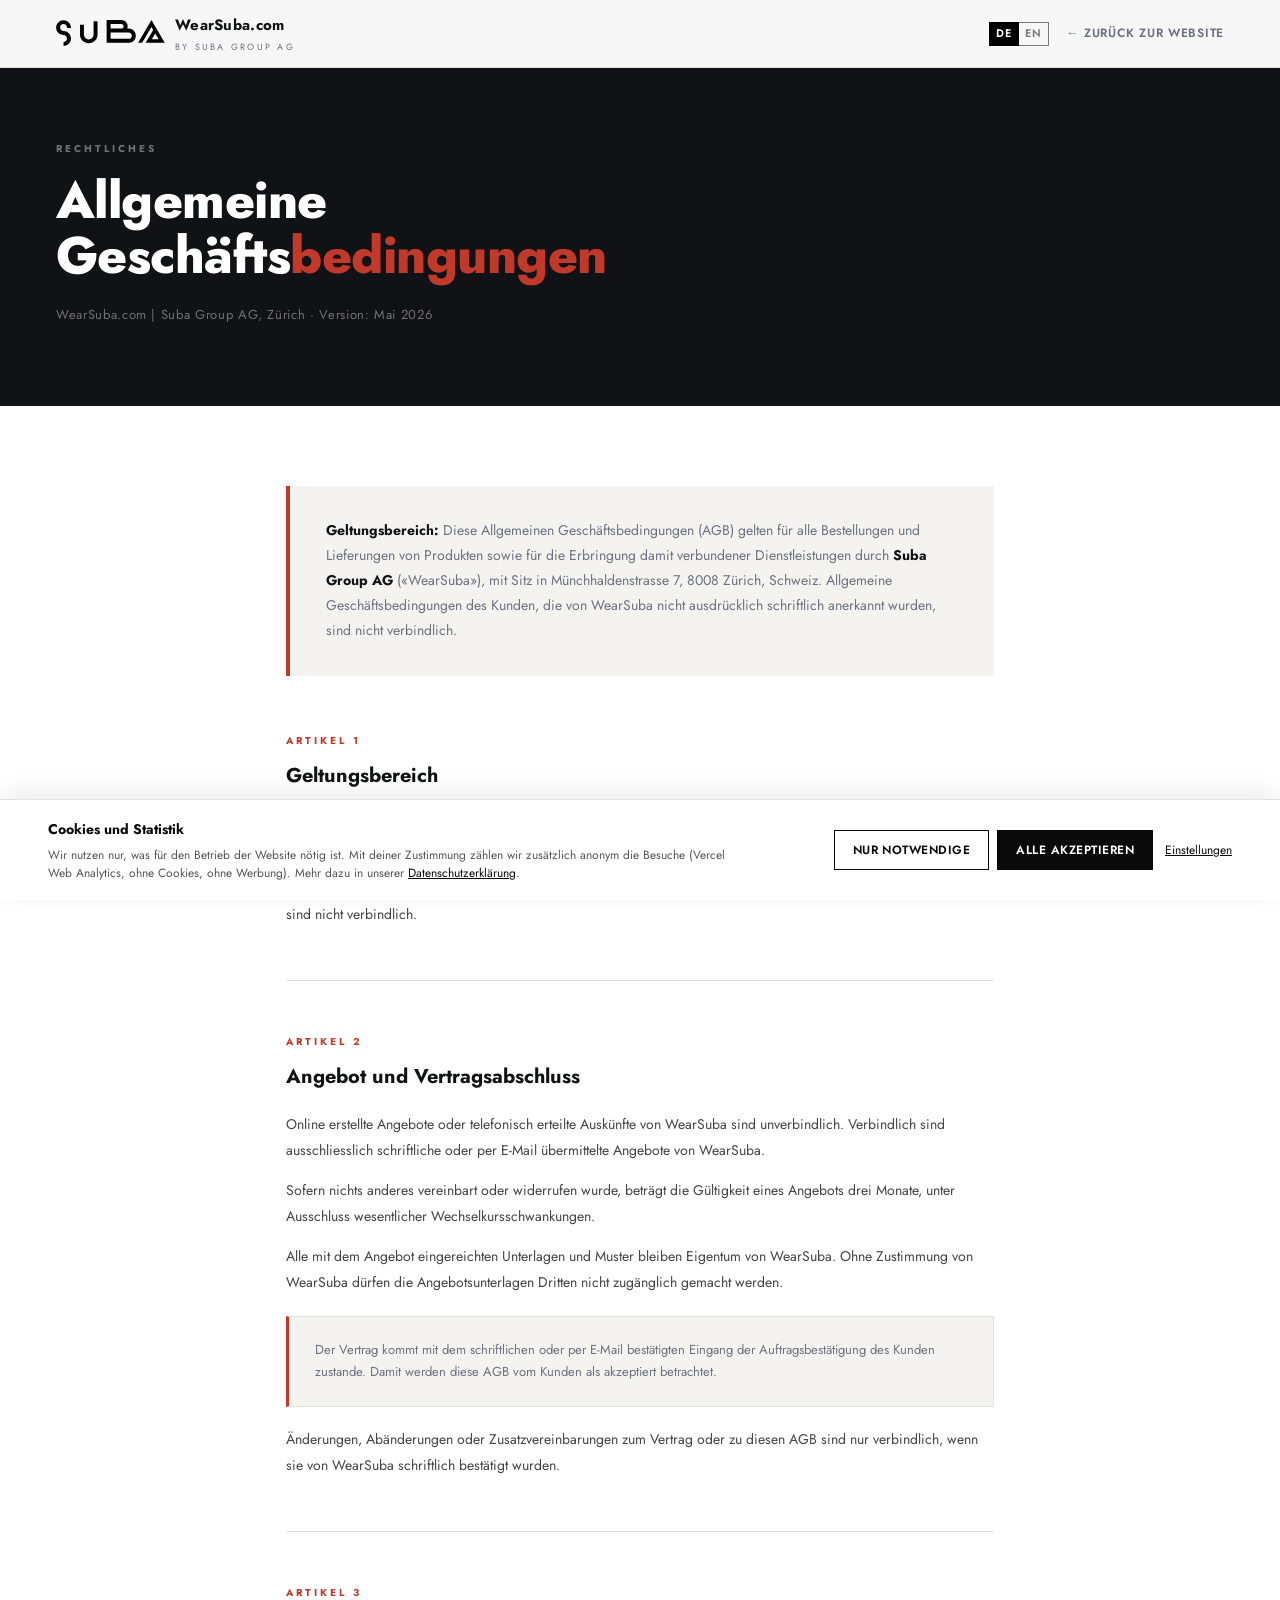
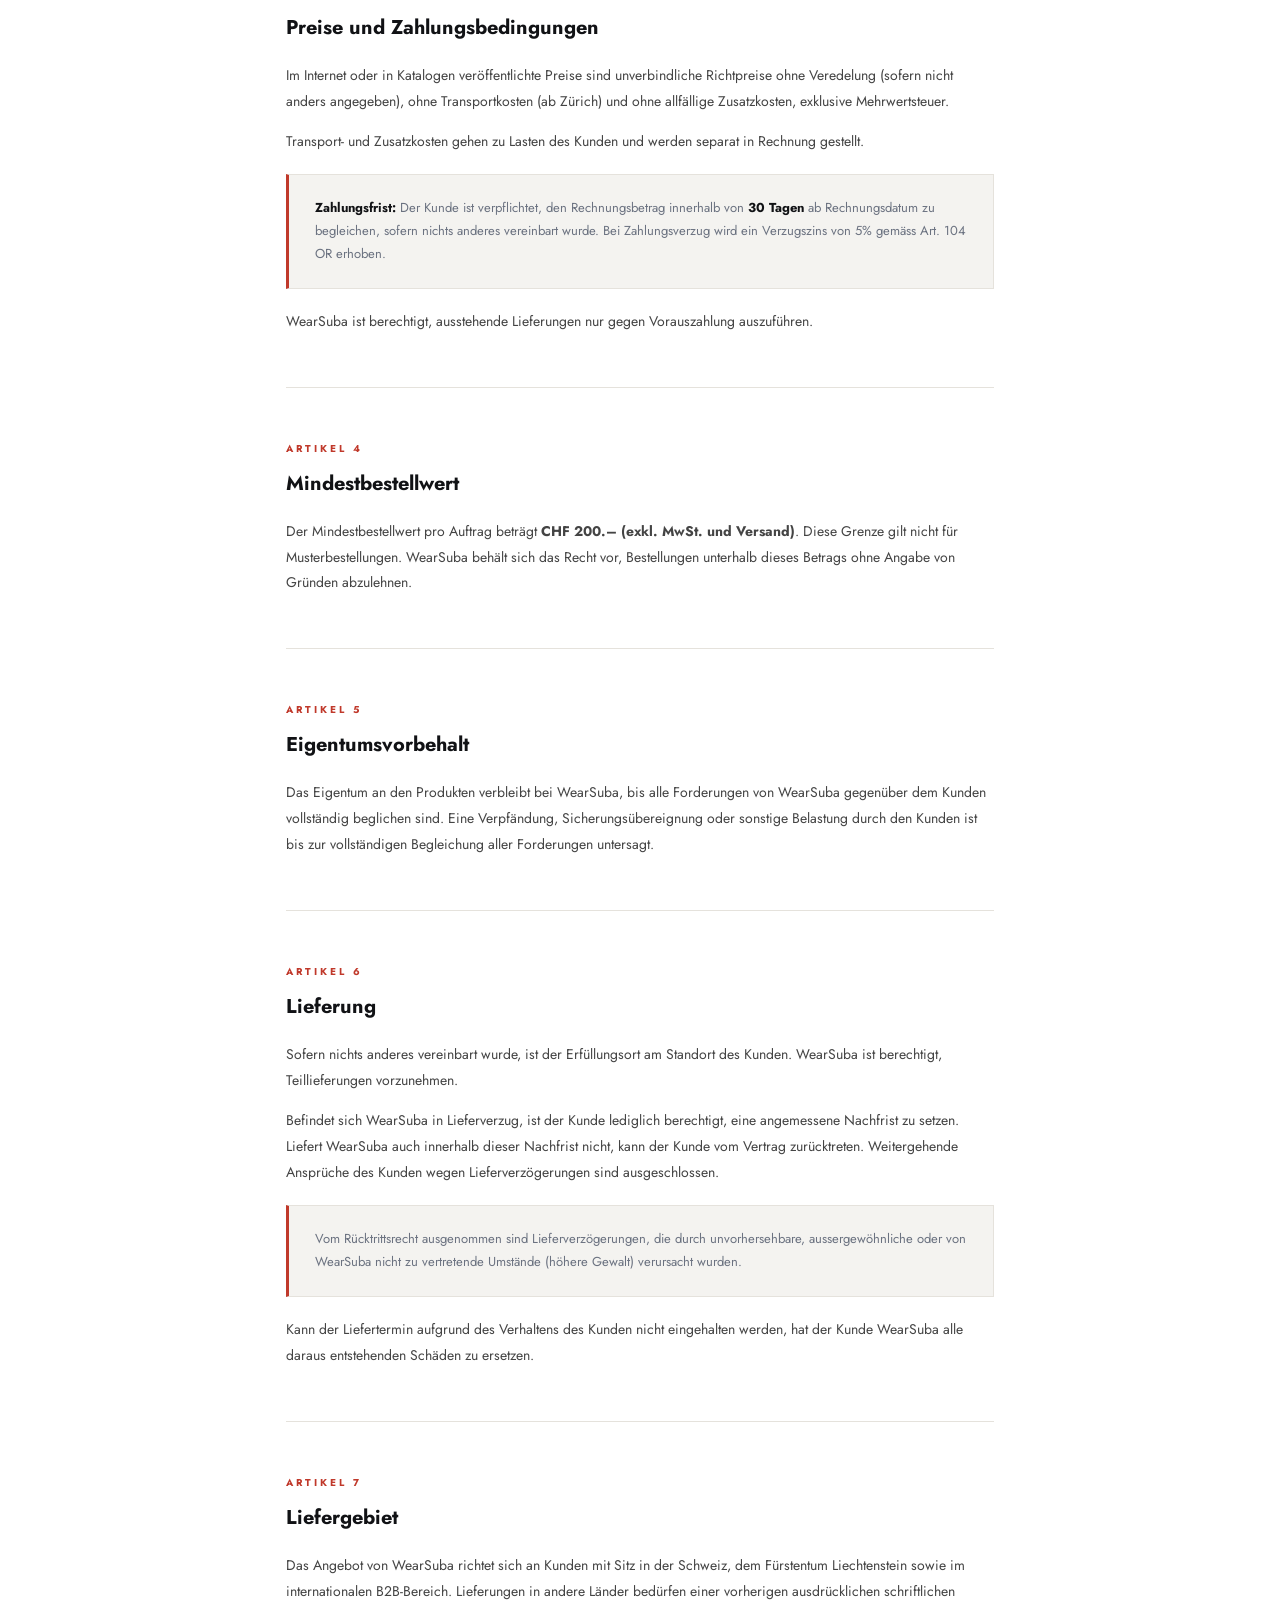
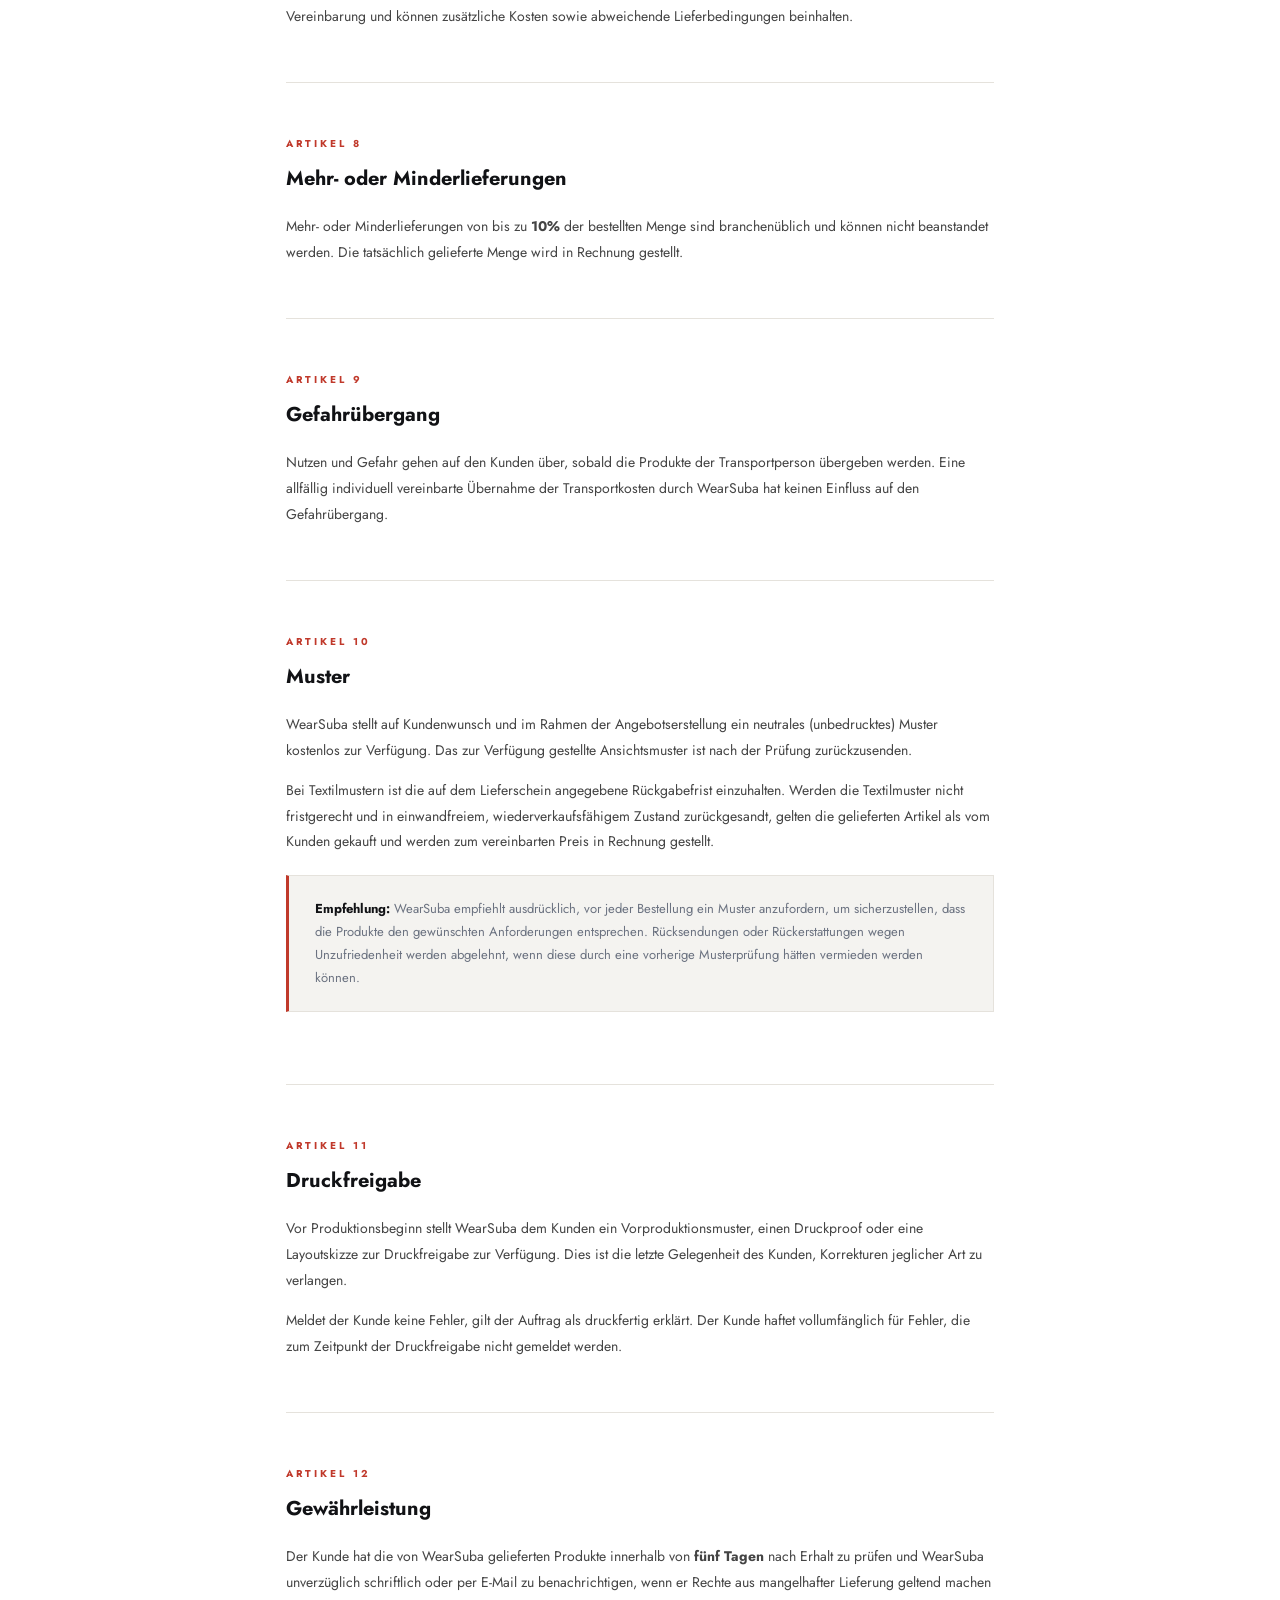
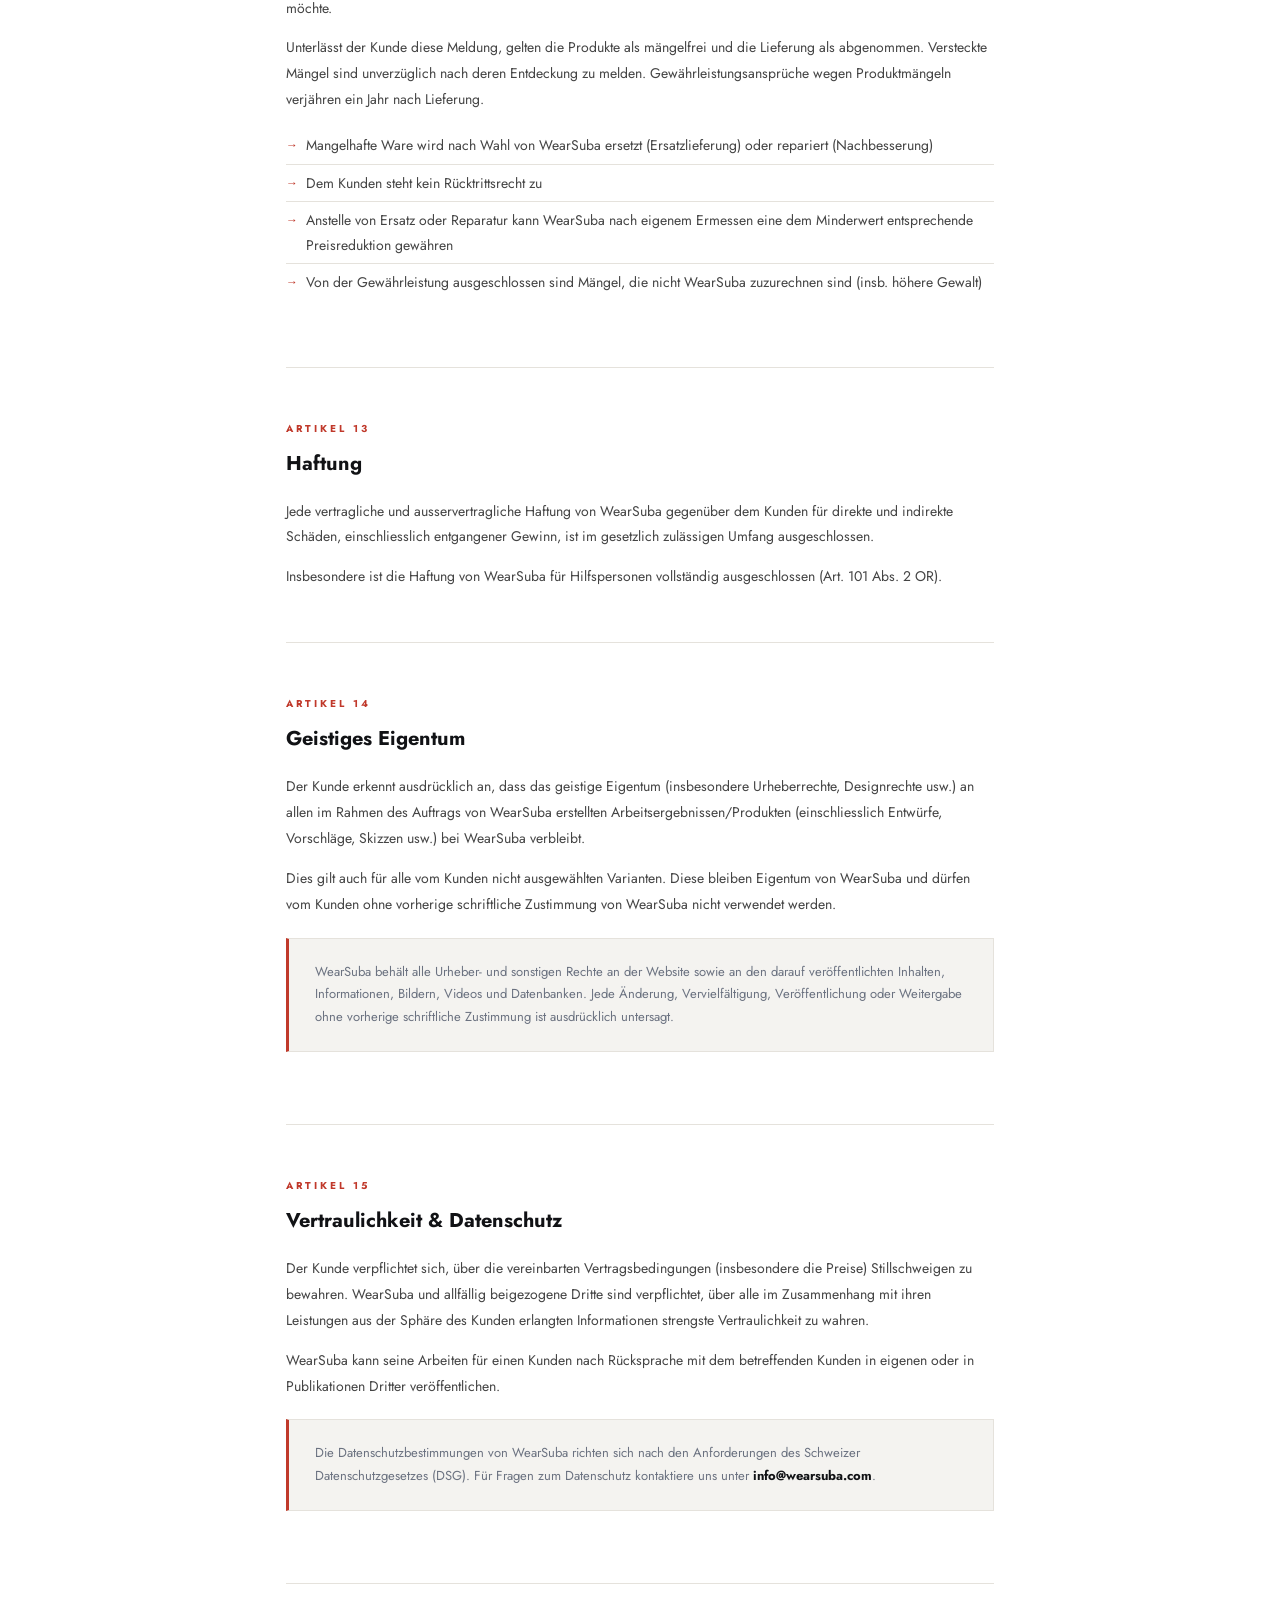
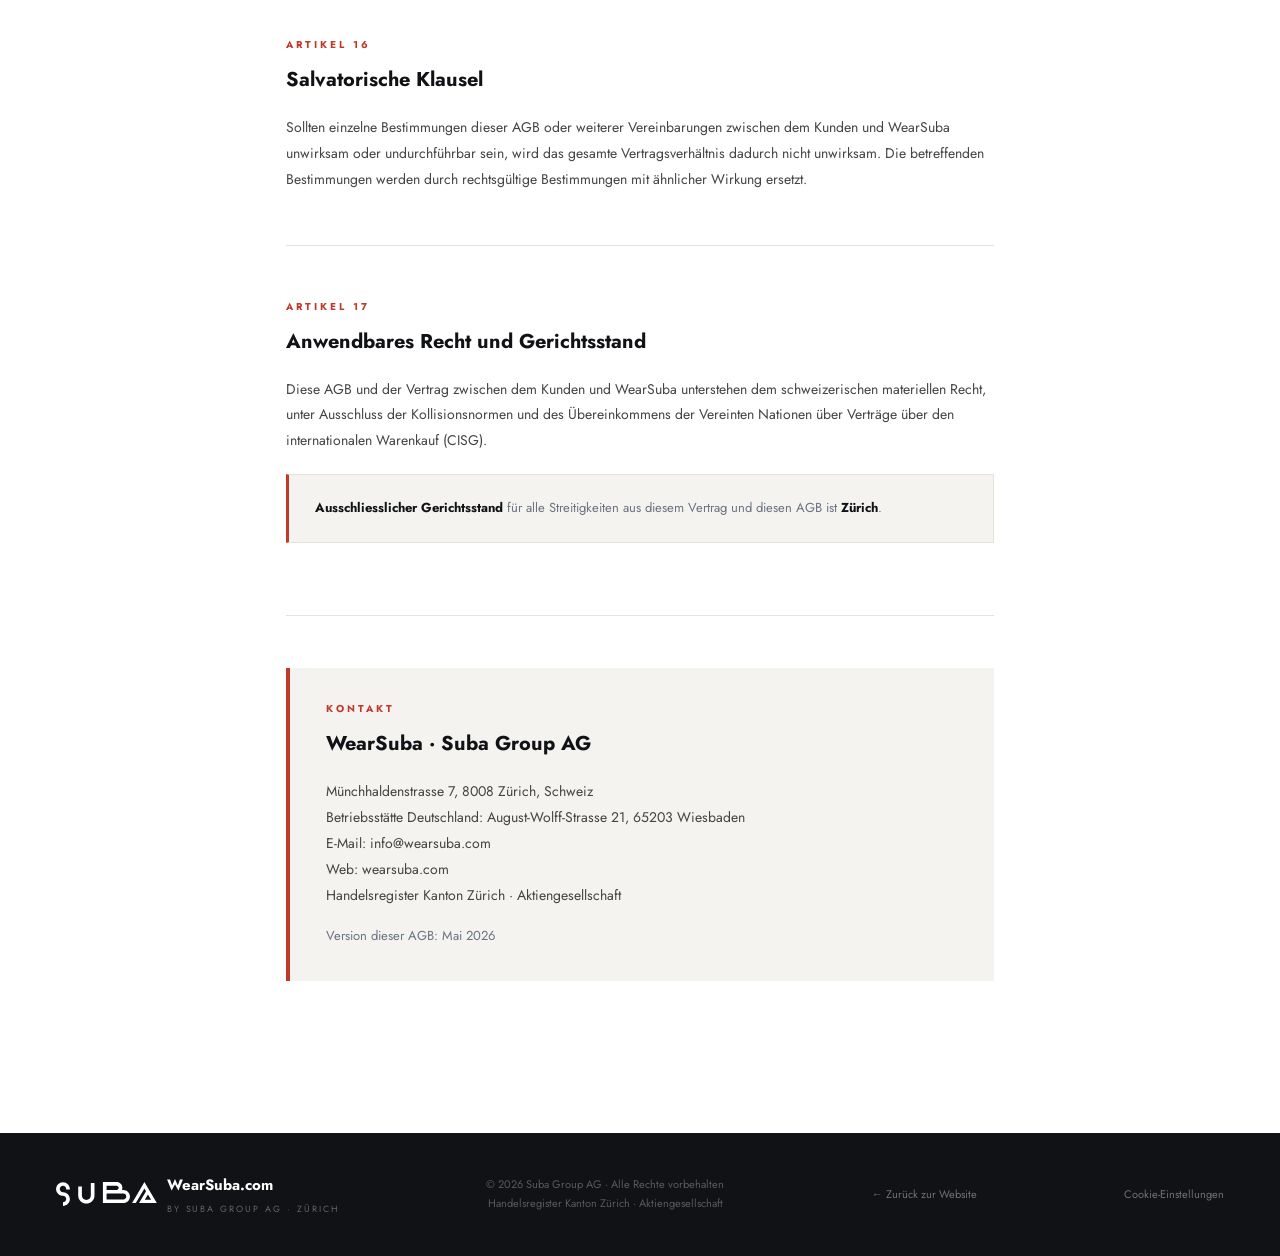
<file: agb.html>
<!DOCTYPE html>
<html lang="de">
<head>
<meta charset="UTF-8">
<meta name="viewport" content="width=device-width, initial-scale=1.0">
<title>AGB – WearSuba | Suba Group AG</title>
<style>
*,*::before,*::after{box-sizing:border-box;margin:0;padding:0}
:root{--ink:#111215;--ink2:#2a2d35;--mid:#6b7280;--soft:#f4f3f0;--white:#ffffff;--red:#c0392b;--border:#e5e2dc}
html{scroll-behavior:smooth}
body{font-family:'Futura PT','Futura','Jost','Century Gothic',sans-serif;background:var(--white);color:var(--ink);line-height:1.7;font-weight:400}

.nav{position:fixed;top:0;left:0;right:0;z-index:100;display:flex;align-items:center;justify-content:space-between;padding:0 56px;height:68px;background:rgba(255,255,255,0.97);backdrop-filter:blur(12px);border-bottom:1px solid var(--border)}
.nav a{text-decoration:none}
.nav-brand{display:flex;align-items:center;gap:10px}
.n-name{font-family:'Futura PT','Futura','Jost','Century Gothic',sans-serif;font-size:15px;font-weight:700;color:var(--ink);letter-spacing:0.02em}
.n-sub{font-size:9px;letter-spacing:0.25em;color:var(--mid);text-transform:uppercase;margin-top:1px}
.nav-back{font-size:12px;font-weight:600;letter-spacing:0.06em;color:var(--mid);text-transform:uppercase;text-decoration:none;display:flex;align-items:center;gap:6px;transition:color 0.2s}
.nav-back:hover{color:var(--ink)}

.hero-agb{background:var(--ink);padding:140px 56px 80px;}
.hero-agb .label{font-size:10px;letter-spacing:0.3em;text-transform:uppercase;color:rgba(255,255,255,0.4);font-weight:700;margin-bottom:16px}
.hero-agb h1{font-family:'Futura PT','Futura','Jost','Century Gothic',sans-serif;font-size:clamp(32px,4vw,56px);font-weight:800;color:#fff;line-height:1.08;letter-spacing:-0.01em}
.hero-agb h1 span{color:var(--red)}
.hero-agb .meta{margin-top:20px;font-size:13px;color:rgba(255,255,255,0.4);letter-spacing:0.05em}

.agb-wrap{max-width:820px;margin:0 auto;padding:80px 56px 100px}

.agb-intro{background:var(--soft);padding:32px 36px;border-left:4px solid var(--red);margin-bottom:56px}
.agb-intro p{font-size:14px;color:var(--mid);line-height:1.8}
.agb-intro strong{color:var(--ink)}

.agb-section{margin-bottom:52px;padding-bottom:52px;border-bottom:1px solid var(--border)}
.agb-section:last-child{border-bottom:none}
.sec-num{font-size:10px;letter-spacing:0.3em;text-transform:uppercase;color:var(--red);font-weight:700;margin-bottom:10px}
.agb-section h2{font-family:'Futura PT','Futura','Jost','Century Gothic',sans-serif;font-size:20px;font-weight:700;color:var(--ink);margin-bottom:18px}
.agb-section p{font-size:14px;color:#444;line-height:1.85;margin-bottom:14px}
.agb-section p:last-child{margin-bottom:0}
.agb-section ul{margin:12px 0 14px 0;padding-left:0;list-style:none}
.agb-section ul li{font-size:14px;color:#444;line-height:1.75;padding:6px 0 6px 20px;position:relative;border-bottom:1px solid var(--border)}
.agb-section ul li:last-child{border-bottom:none}
.agb-section ul li::before{content:'→';position:absolute;left:0;color:var(--red);font-size:12px;top:8px}

.highlight-box{background:var(--soft);border:1px solid var(--border);padding:22px 26px;margin:20px 0;border-left:3px solid var(--red)}
.highlight-box p{font-size:13px;color:var(--mid);margin:0;line-height:1.75}
.highlight-box strong{color:var(--ink)}

footer{background:var(--ink);padding:40px 56px;display:flex;justify-content:space-between;align-items:center}
.f-brand{display:flex;align-items:center;gap:10px}
.fn{font-family:'Futura PT','Futura','Jost','Century Gothic',sans-serif;font-size:15px;font-weight:700;color:#fff}
.fs{font-size:9px;letter-spacing:0.22em;color:rgba(255,255,255,0.35);text-transform:uppercase;margin-top:3px}
.f-info{font-size:11px;color:rgba(255,255,255,0.3);text-align:center;line-height:1.8}
.f-link{font-size:11px;color:rgba(255,255,255,0.4);text-decoration:none;transition:color 0.2s}
.f-link:hover{color:#fff}

@media(max-width:768px){
  .nav{padding:0 20px}
  .agb-wrap{padding:60px 20px 80px}
  .hero-agb{padding:120px 20px 60px}
  footer{flex-direction:column;gap:18px;text-align:center;padding:30px 20px}
}
.nav-r{display:flex;align-items:center;gap:18px}
.lang-sw{display:flex}
.lang-sw a{display:inline-grid;place-items:center;min-width:30px;height:24px;padding:0 6px;font-size:11px;font-weight:600;letter-spacing:.06em;line-height:1;text-decoration:none;border:1px solid var(--ink,#111);color:var(--ink,#111);opacity:.55}
.lang-sw a+a{border-left:0}
.lang-sw a:hover{opacity:1}
.lang-sw a.on{opacity:1;background:#000;color:#fff;border-color:#000}
.lang-note{font-size:12.5px;color:var(--mid);border-left:2px solid var(--border);padding:4px 0 4px 12px;margin-bottom:28px}
@media(max-width:600px){.nav-r{gap:10px}.nav-back{font-size:10px}}
</style>
<script>
  window.va = window.va || function () { (window.vaq = window.vaq || []).push(arguments); };
</script>
<script defer src="assets/consent.js"></script>
<link rel="stylesheet" href="assets/fonts.css">
<link rel="icon" href="img/site/favicon.png">
<script>/* Neue Seite immer oben öffnen */try{history.scrollRestoration="manual"}catch(e){}addEventListener("pageshow",function(){if(!location.hash)window.scrollTo(0,0)});</script>
<link rel="alternate" hreflang="de" href="agb.html">
<link rel="alternate" hreflang="en" href="agb-en.html">
</head>
<body>

<nav class="nav">
  <a href="index.html" class="nav-brand">
    <img src="img/site/suba-logo-schwarz.svg" style="height:26px;width:auto" alt="SUBA">
    <div><div class="n-name">WearSuba.com</div><div class="n-sub">by Suba Group AG</div></div>
  </a>
  <div class="nav-r"><div class="lang-sw" role="group" aria-label="Sprache"><a href="agb.html" hreflang="de" lang="de" class="on" aria-current="true">DE</a><a href="agb-en.html" hreflang="en" lang="en">EN</a></div><a href="index.html" class="nav-back">← Zurück zur Website</a></div>
</nav>

<div class="hero-agb">
  <div class="label">Rechtliches</div>
  <h1>Allgemeine<br>Geschäfts<span>bedingungen</span></h1>
  <div class="meta">WearSuba.com | Suba Group AG, Zürich · Version: Mai 2026</div>
</div>

<div class="agb-wrap">

  <div class="agb-intro">
    <p><strong>Geltungsbereich:</strong> Diese Allgemeinen Geschäftsbedingungen (AGB) gelten für alle Bestellungen und Lieferungen von Produkten sowie für die Erbringung damit verbundener Dienstleistungen durch <strong>Suba Group AG</strong> («WearSuba»), mit Sitz in Münchhaldenstrasse 7, 8008 Zürich, Schweiz. Allgemeine Geschäftsbedingungen des Kunden, die von WearSuba nicht ausdrücklich schriftlich anerkannt wurden, sind nicht verbindlich.</p>
  </div>

  <div class="agb-section">
    <div class="sec-num">Artikel 1</div>
    <h2>Geltungsbereich</h2>
    <p>Diese Allgemeinen Geschäftsbedingungen gelten für die Bestellung und Lieferung von Produkten sowie für die Erbringung damit verbundener Dienstleistungen durch WearSuba (Suba Group AG), Zürich («WearSuba»).</p>
    <p>Allgemeine Geschäftsbedingungen des Kunden, die von WearSuba nicht ausdrücklich schriftlich anerkannt wurden, sind nicht verbindlich.</p>
  </div>

  <div class="agb-section">
    <div class="sec-num">Artikel 2</div>
    <h2>Angebot und Vertragsabschluss</h2>
    <p>Online erstellte Angebote oder telefonisch erteilte Auskünfte von WearSuba sind unverbindlich. Verbindlich sind ausschliesslich schriftliche oder per E-Mail übermittelte Angebote von WearSuba.</p>
    <p>Sofern nichts anderes vereinbart oder widerrufen wurde, beträgt die Gültigkeit eines Angebots drei Monate, unter Ausschluss wesentlicher Wechselkursschwankungen.</p>
    <p>Alle mit dem Angebot eingereichten Unterlagen und Muster bleiben Eigentum von WearSuba. Ohne Zustimmung von WearSuba dürfen die Angebotsunterlagen Dritten nicht zugänglich gemacht werden.</p>
    <div class="highlight-box"><p>Der Vertrag kommt mit dem schriftlichen oder per E-Mail bestätigten Eingang der Auftragsbestätigung des Kunden zustande. Damit werden diese AGB vom Kunden als akzeptiert betrachtet.</p></div>
    <p>Änderungen, Abänderungen oder Zusatzvereinbarungen zum Vertrag oder zu diesen AGB sind nur verbindlich, wenn sie von WearSuba schriftlich bestätigt wurden.</p>
  </div>

  <div class="agb-section">
    <div class="sec-num">Artikel 3</div>
    <h2>Preise und Zahlungsbedingungen</h2>
    <p>Im Internet oder in Katalogen veröffentlichte Preise sind unverbindliche Richtpreise ohne Veredelung (sofern nicht anders angegeben), ohne Transportkosten (ab Zürich) und ohne allfällige Zusatzkosten, exklusive Mehrwertsteuer.</p>
    <p>Transport- und Zusatzkosten gehen zu Lasten des Kunden und werden separat in Rechnung gestellt.</p>
    <div class="highlight-box"><p><strong>Zahlungsfrist:</strong> Der Kunde ist verpflichtet, den Rechnungsbetrag innerhalb von <strong>30 Tagen</strong> ab Rechnungsdatum zu begleichen, sofern nichts anderes vereinbart wurde. Bei Zahlungsverzug wird ein Verzugszins von 5% gemäss Art. 104 OR erhoben.</p></div>
    <p>WearSuba ist berechtigt, ausstehende Lieferungen nur gegen Vorauszahlung auszuführen.</p>
  </div>

  <div class="agb-section">
    <div class="sec-num">Artikel 4</div>
    <h2>Mindestbestellwert</h2>
    <p>Der Mindestbestellwert pro Auftrag beträgt <strong>CHF 200.– (exkl. MwSt. und Versand)</strong>. Diese Grenze gilt nicht für Musterbestellungen. WearSuba behält sich das Recht vor, Bestellungen unterhalb dieses Betrags ohne Angabe von Gründen abzulehnen.</p>
  </div>

  <div class="agb-section">
    <div class="sec-num">Artikel 5</div>
    <h2>Eigentumsvorbehalt</h2>
    <p>Das Eigentum an den Produkten verbleibt bei WearSuba, bis alle Forderungen von WearSuba gegenüber dem Kunden vollständig beglichen sind. Eine Verpfändung, Sicherungsübereignung oder sonstige Belastung durch den Kunden ist bis zur vollständigen Begleichung aller Forderungen untersagt.</p>
  </div>

  <div class="agb-section">
    <div class="sec-num">Artikel 6</div>
    <h2>Lieferung</h2>
    <p>Sofern nichts anderes vereinbart wurde, ist der Erfüllungsort am Standort des Kunden. WearSuba ist berechtigt, Teillieferungen vorzunehmen.</p>
    <p>Befindet sich WearSuba in Lieferverzug, ist der Kunde lediglich berechtigt, eine angemessene Nachfrist zu setzen. Liefert WearSuba auch innerhalb dieser Nachfrist nicht, kann der Kunde vom Vertrag zurücktreten. Weitergehende Ansprüche des Kunden wegen Lieferverzögerungen sind ausgeschlossen.</p>
    <div class="highlight-box"><p>Vom Rücktrittsrecht ausgenommen sind Lieferverzögerungen, die durch unvorhersehbare, aussergewöhnliche oder von WearSuba nicht zu vertretende Umstände (höhere Gewalt) verursacht wurden.</p></div>
    <p>Kann der Liefertermin aufgrund des Verhaltens des Kunden nicht eingehalten werden, hat der Kunde WearSuba alle daraus entstehenden Schäden zu ersetzen.</p>
  </div>

  <div class="agb-section">
    <div class="sec-num">Artikel 7</div>
    <h2>Liefergebiet</h2>
    <p>Das Angebot von WearSuba richtet sich an Kunden mit Sitz in der Schweiz, dem Fürstentum Liechtenstein sowie im internationalen B2B-Bereich. Lieferungen in andere Länder bedürfen einer vorherigen ausdrücklichen schriftlichen Vereinbarung und können zusätzliche Kosten sowie abweichende Lieferbedingungen beinhalten.</p>
  </div>

  <div class="agb-section">
    <div class="sec-num">Artikel 8</div>
    <h2>Mehr- oder Minderlieferungen</h2>
    <p>Mehr- oder Minderlieferungen von bis zu <strong>10%</strong> der bestellten Menge sind branchenüblich und können nicht beanstandet werden. Die tatsächlich gelieferte Menge wird in Rechnung gestellt.</p>
  </div>

  <div class="agb-section">
    <div class="sec-num">Artikel 9</div>
    <h2>Gefahrübergang</h2>
    <p>Nutzen und Gefahr gehen auf den Kunden über, sobald die Produkte der Transportperson übergeben werden. Eine allfällig individuell vereinbarte Übernahme der Transportkosten durch WearSuba hat keinen Einfluss auf den Gefahrübergang.</p>
  </div>

  <div class="agb-section">
    <div class="sec-num">Artikel 10</div>
    <h2>Muster</h2>
    <p>WearSuba stellt auf Kundenwunsch und im Rahmen der Angebotserstellung ein neutrales (unbedrucktes) Muster kostenlos zur Verfügung. Das zur Verfügung gestellte Ansichtsmuster ist nach der Prüfung zurückzusenden.</p>
    <p>Bei Textilmustern ist die auf dem Lieferschein angegebene Rückgabefrist einzuhalten. Werden die Textilmuster nicht fristgerecht und in einwandfreiem, wiederverkaufsfähigem Zustand zurückgesandt, gelten die gelieferten Artikel als vom Kunden gekauft und werden zum vereinbarten Preis in Rechnung gestellt.</p>
    <div class="highlight-box"><p><strong>Empfehlung:</strong> WearSuba empfiehlt ausdrücklich, vor jeder Bestellung ein Muster anzufordern, um sicherzustellen, dass die Produkte den gewünschten Anforderungen entsprechen. Rücksendungen oder Rückerstattungen wegen Unzufriedenheit werden abgelehnt, wenn diese durch eine vorherige Musterprüfung hätten vermieden werden können.</p></div>
  </div>

  <div class="agb-section">
    <div class="sec-num">Artikel 11</div>
    <h2>Druckfreigabe</h2>
    <p>Vor Produktionsbeginn stellt WearSuba dem Kunden ein Vorproduktionsmuster, einen Druckproof oder eine Layoutskizze zur Druckfreigabe zur Verfügung. Dies ist die letzte Gelegenheit des Kunden, Korrekturen jeglicher Art zu verlangen.</p>
    <p>Meldet der Kunde keine Fehler, gilt der Auftrag als druckfertig erklärt. Der Kunde haftet vollumfänglich für Fehler, die zum Zeitpunkt der Druckfreigabe nicht gemeldet werden.</p>
  </div>

  <div class="agb-section">
    <div class="sec-num">Artikel 12</div>
    <h2>Gewährleistung</h2>
    <p>Der Kunde hat die von WearSuba gelieferten Produkte innerhalb von <strong>fünf Tagen</strong> nach Erhalt zu prüfen und WearSuba unverzüglich schriftlich oder per E-Mail zu benachrichtigen, wenn er Rechte aus mangelhafter Lieferung geltend machen möchte.</p>
    <p>Unterlässt der Kunde diese Meldung, gelten die Produkte als mängelfrei und die Lieferung als abgenommen. Versteckte Mängel sind unverzüglich nach deren Entdeckung zu melden. Gewährleistungsansprüche wegen Produktmängeln verjähren ein Jahr nach Lieferung.</p>
    <ul>
      <li>Mangelhafte Ware wird nach Wahl von WearSuba ersetzt (Ersatzlieferung) oder repariert (Nachbesserung)</li>
      <li>Dem Kunden steht kein Rücktrittsrecht zu</li>
      <li>Anstelle von Ersatz oder Reparatur kann WearSuba nach eigenem Ermessen eine dem Minderwert entsprechende Preisreduktion gewähren</li>
      <li>Von der Gewährleistung ausgeschlossen sind Mängel, die nicht WearSuba zuzurechnen sind (insb. höhere Gewalt)</li>
    </ul>
  </div>

  <div class="agb-section">
    <div class="sec-num">Artikel 13</div>
    <h2>Haftung</h2>
    <p>Jede vertragliche und ausservertragliche Haftung von WearSuba gegenüber dem Kunden für direkte und indirekte Schäden, einschliesslich entgangener Gewinn, ist im gesetzlich zulässigen Umfang ausgeschlossen.</p>
    <p>Insbesondere ist die Haftung von WearSuba für Hilfspersonen vollständig ausgeschlossen (Art. 101 Abs. 2 OR).</p>
  </div>

  <div class="agb-section">
    <div class="sec-num">Artikel 14</div>
    <h2>Geistiges Eigentum</h2>
    <p>Der Kunde erkennt ausdrücklich an, dass das geistige Eigentum (insbesondere Urheberrechte, Designrechte usw.) an allen im Rahmen des Auftrags von WearSuba erstellten Arbeitsergebnissen/Produkten (einschliesslich Entwürfe, Vorschläge, Skizzen usw.) bei WearSuba verbleibt.</p>
    <p>Dies gilt auch für alle vom Kunden nicht ausgewählten Varianten. Diese bleiben Eigentum von WearSuba und dürfen vom Kunden ohne vorherige schriftliche Zustimmung von WearSuba nicht verwendet werden.</p>
    <div class="highlight-box"><p>WearSuba behält alle Urheber- und sonstigen Rechte an der Website sowie an den darauf veröffentlichten Inhalten, Informationen, Bildern, Videos und Datenbanken. Jede Änderung, Vervielfältigung, Veröffentlichung oder Weitergabe ohne vorherige schriftliche Zustimmung ist ausdrücklich untersagt.</p></div>
  </div>

  <div class="agb-section">
    <div class="sec-num">Artikel 15</div>
    <h2>Vertraulichkeit & Datenschutz</h2>
    <p>Der Kunde verpflichtet sich, über die vereinbarten Vertragsbedingungen (insbesondere die Preise) Stillschweigen zu bewahren. WearSuba und allfällig beigezogene Dritte sind verpflichtet, über alle im Zusammenhang mit ihren Leistungen aus der Sphäre des Kunden erlangten Informationen strengste Vertraulichkeit zu wahren.</p>
    <p>WearSuba kann seine Arbeiten für einen Kunden nach Rücksprache mit dem betreffenden Kunden in eigenen oder in Publikationen Dritter veröffentlichen.</p>
    <div class="highlight-box"><p>Die Datenschutzbestimmungen von WearSuba richten sich nach den Anforderungen des Schweizer Datenschutzgesetzes (DSG). Für Fragen zum Datenschutz kontaktiere uns unter <strong>info@wearsuba.com</strong>.</p></div>
  </div>

  <div class="agb-section">
    <div class="sec-num">Artikel 16</div>
    <h2>Salvatorische Klausel</h2>
    <p>Sollten einzelne Bestimmungen dieser AGB oder weiterer Vereinbarungen zwischen dem Kunden und WearSuba unwirksam oder undurchführbar sein, wird das gesamte Vertragsverhältnis dadurch nicht unwirksam. Die betreffenden Bestimmungen werden durch rechtsgültige Bestimmungen mit ähnlicher Wirkung ersetzt.</p>
  </div>

  <div class="agb-section">
    <div class="sec-num">Artikel 17</div>
    <h2>Anwendbares Recht und Gerichtsstand</h2>
    <p>Diese AGB und der Vertrag zwischen dem Kunden und WearSuba unterstehen dem schweizerischen materiellen Recht, unter Ausschluss der Kollisionsnormen und des Übereinkommens der Vereinten Nationen über Verträge über den internationalen Warenkauf (CISG).</p>
    <div class="highlight-box"><p><strong>Ausschliesslicher Gerichtsstand</strong> für alle Streitigkeiten aus diesem Vertrag und diesen AGB ist <strong>Zürich</strong>.</p></div>
  </div>

  <div class="agb-section" style="background:var(--soft);padding:32px 36px;border-left:4px solid var(--red);margin-top:20px">
    <div class="sec-num">Kontakt</div>
    <h2>WearSuba · Suba Group AG</h2>
    <p>Münchhaldenstrasse 7, 8008 Zürich, Schweiz<br>Betriebsstätte Deutschland: August-Wolff-Strasse 21, 65203 Wiesbaden<br>E-Mail: info@wearsuba.com<br>Web: wearsuba.com<br>Handelsregister Kanton Zürich · Aktiengesellschaft</p>
    <p style="margin-top:16px;font-size:13px;color:var(--mid)">Version dieser AGB: Mai 2026</p>
  </div>

</div>

<footer>
  <div class="f-brand">
    <img src="img/site/suba-logo-weiss.svg" style="height:24px;width:auto" alt="SUBA">
    <div><div class="fn">WearSuba.com</div><div class="fs">by Suba Group AG · Zürich</div></div>
  </div>
  <div class="f-info">© 2026 Suba Group AG · Alle Rechte vorbehalten<br>Handelsregister Kanton Zürich · Aktiengesellschaft</div>
  <a href="index.html" class="f-link">← Zurück zur Website</a>
  <button type="button" class="f-link" data-cookie-settings style="background:none;border:0;padding:0;cursor:pointer;font-family:inherit">Cookie-Einstellungen</button>
</footer>

</body>
</html>
</file>
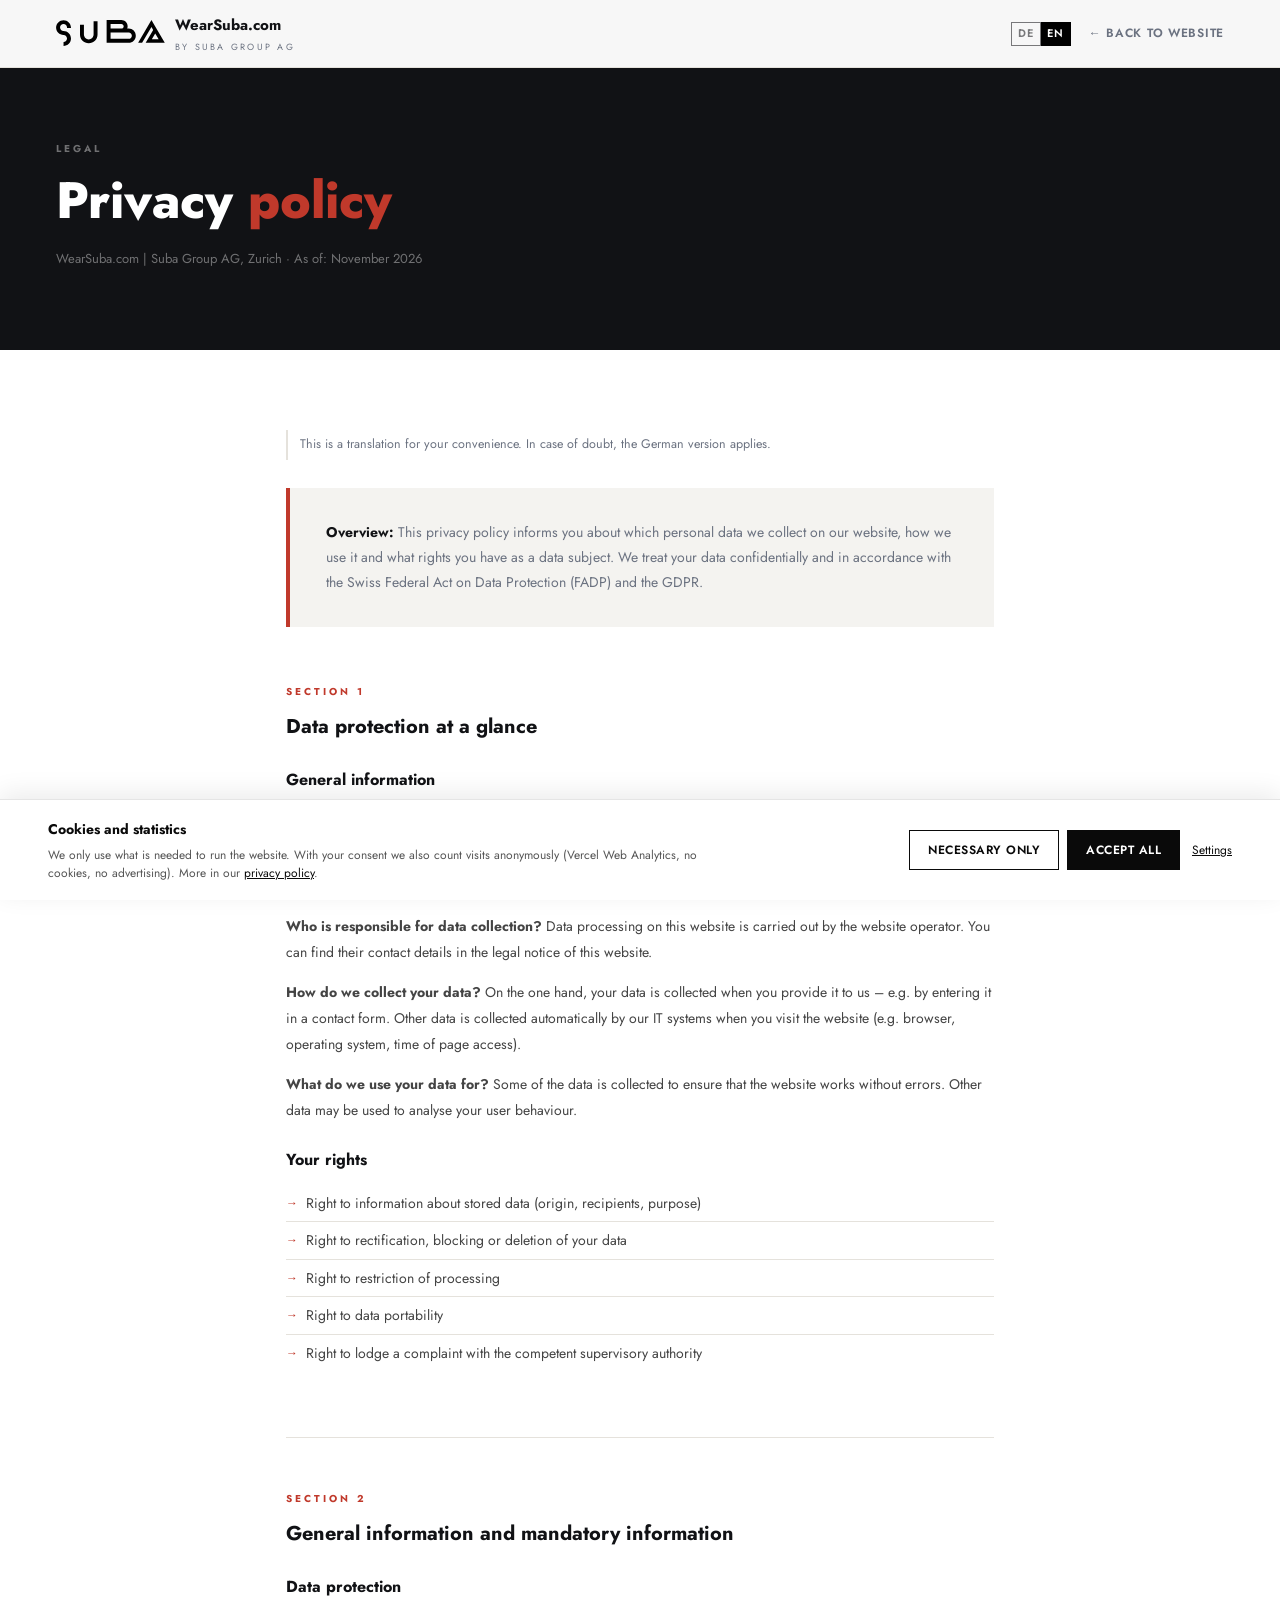
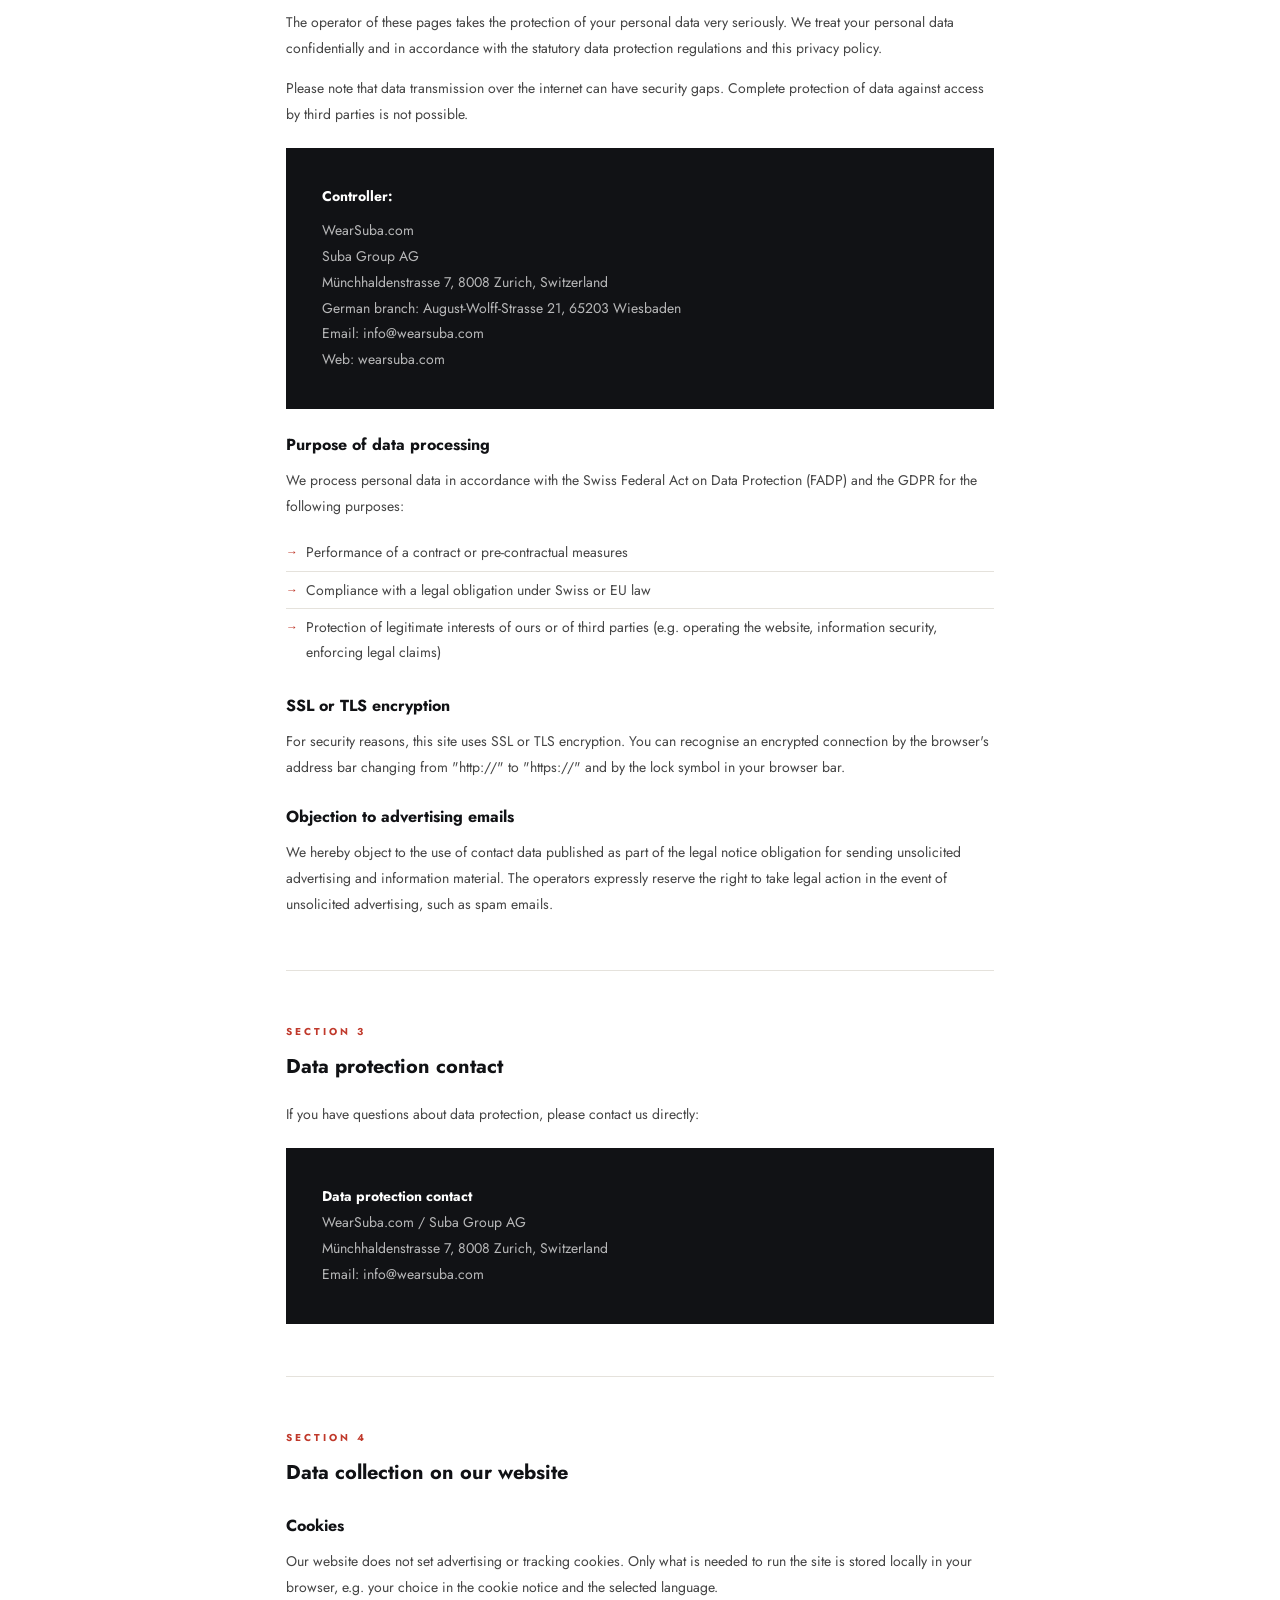
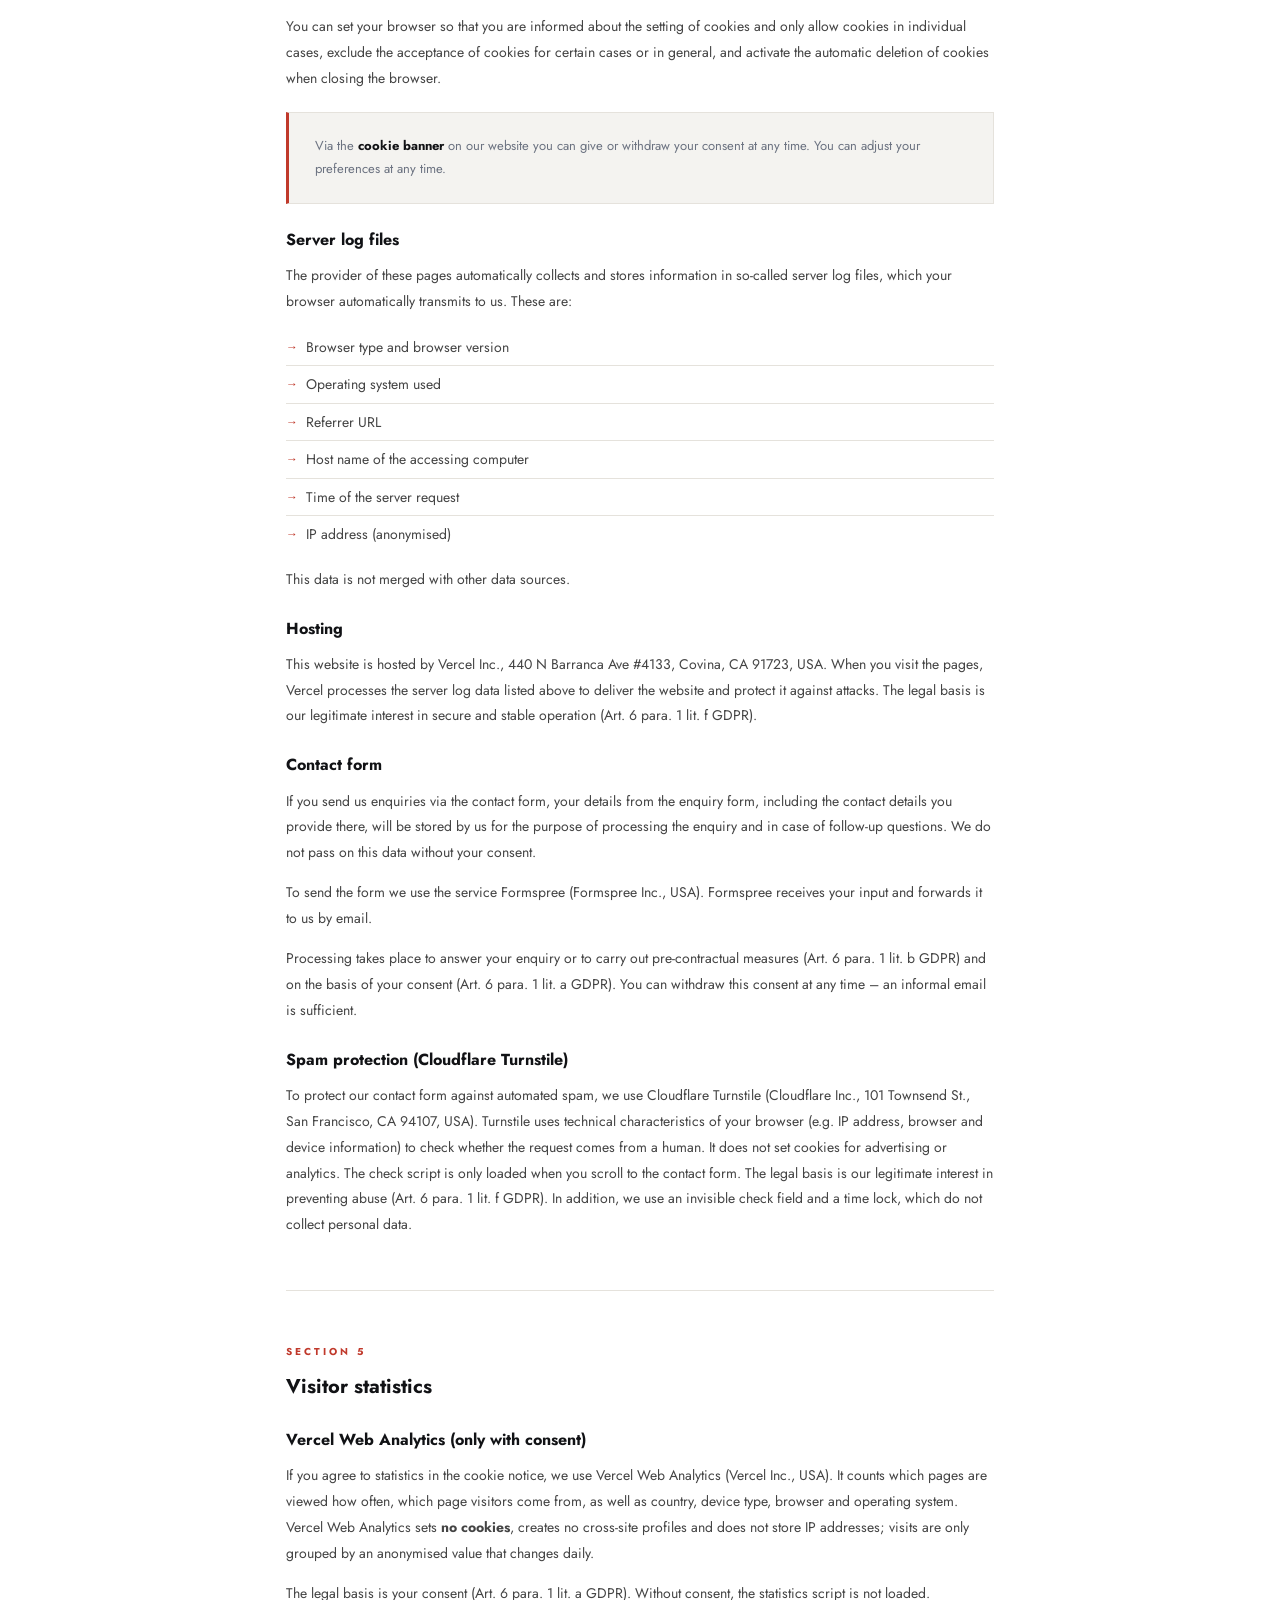
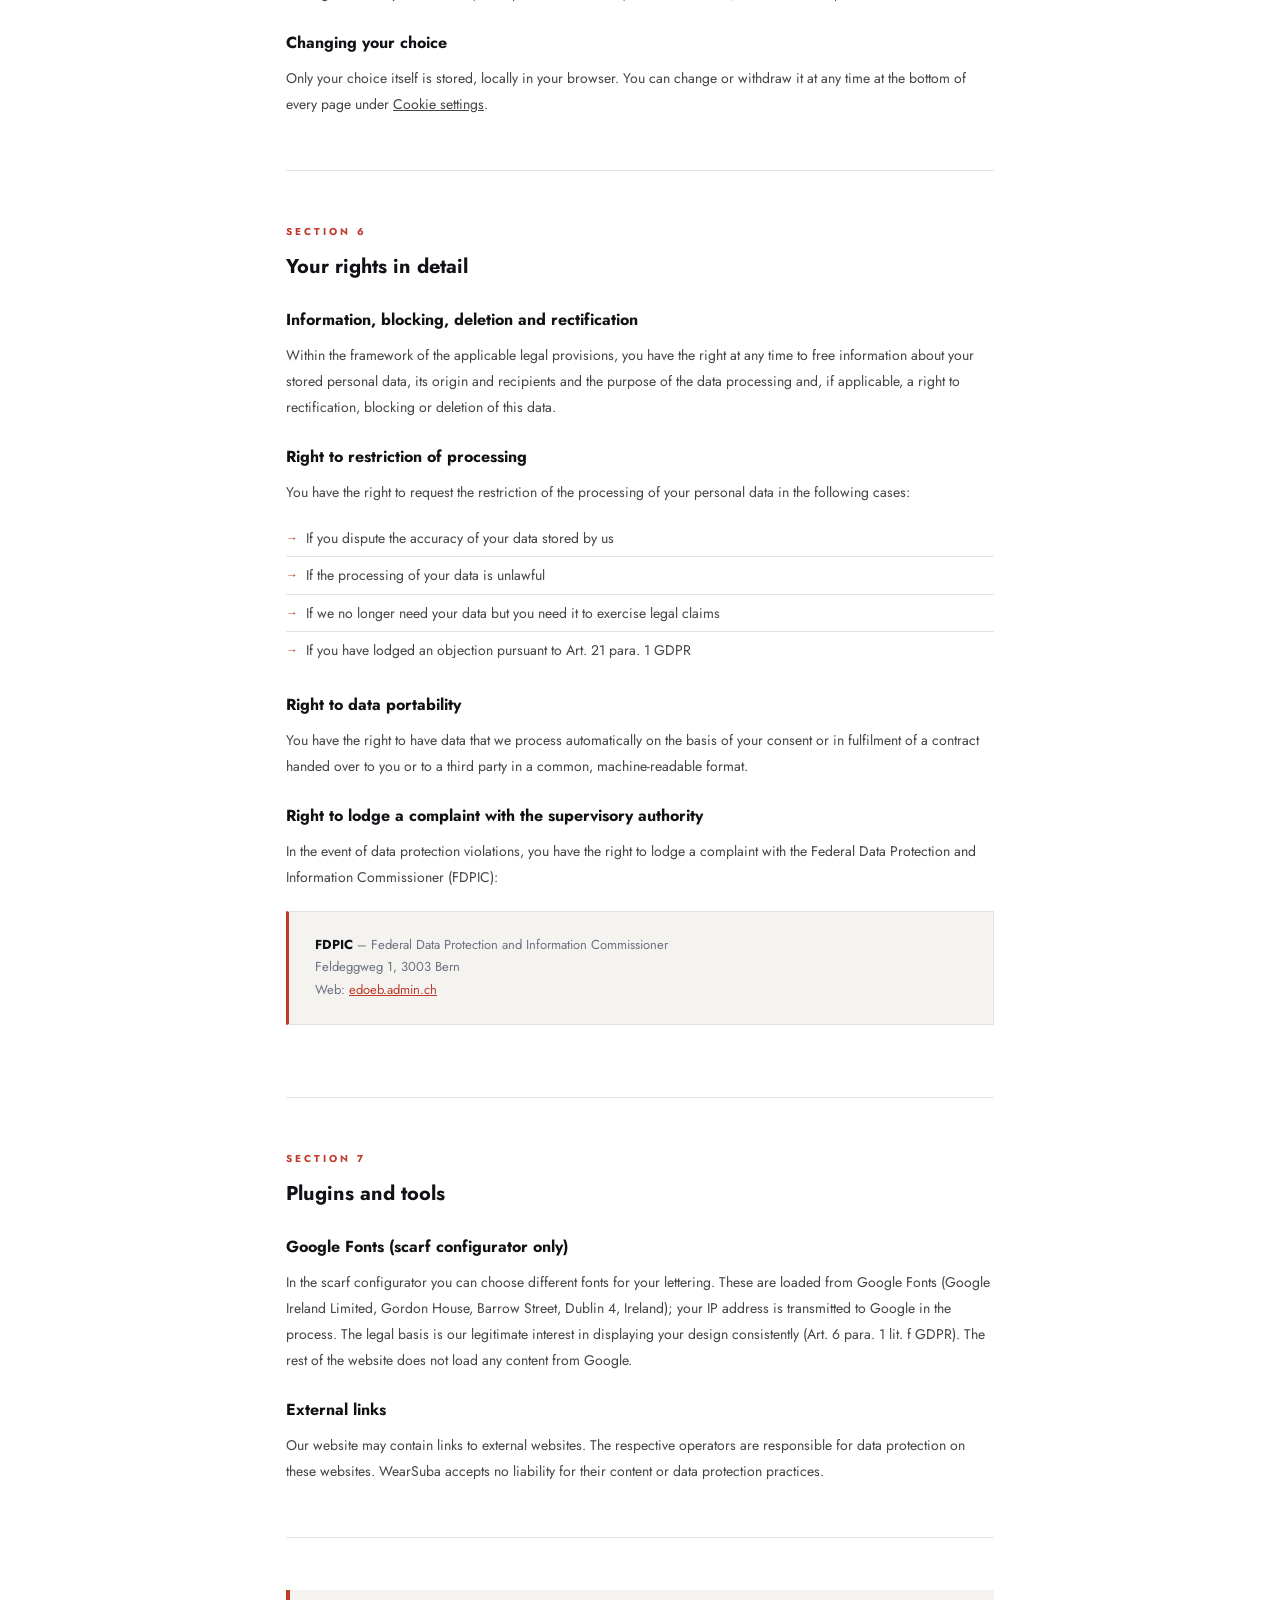
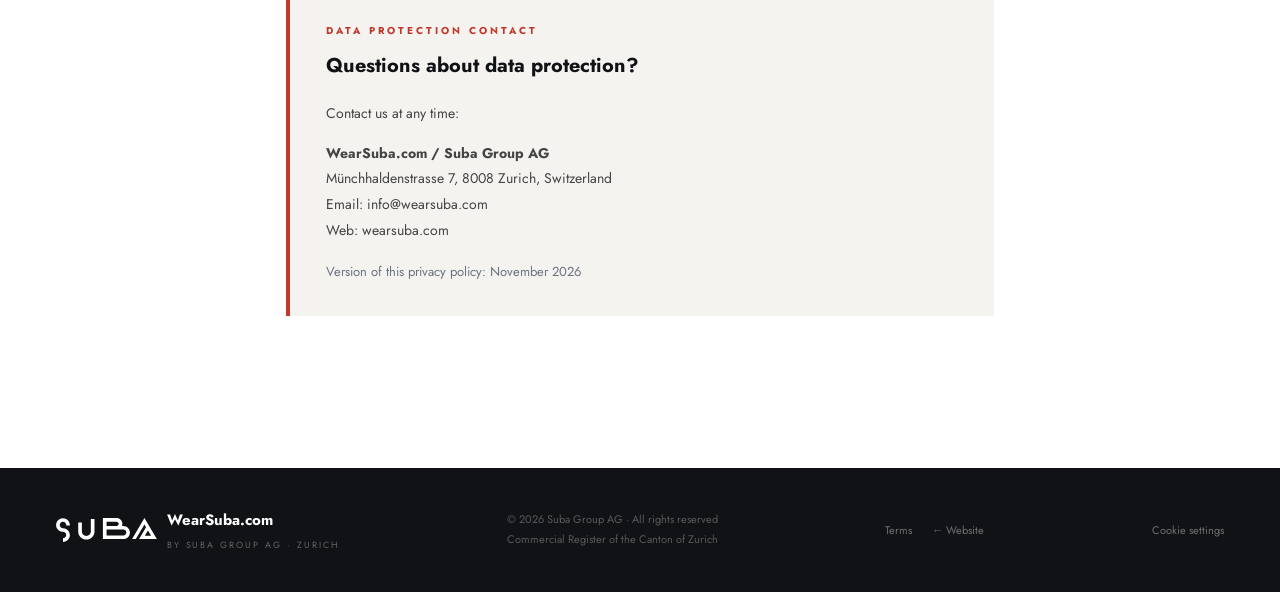
<file: datenschutz-en.html>
<!DOCTYPE html>
<html lang="en">
<head>
<meta charset="UTF-8">
<meta name="viewport" content="width=device-width, initial-scale=1.0">
<title>Privacy policy – WearSuba | Suba Group AG</title>
<style>
*,*::before,*::after{box-sizing:border-box;margin:0;padding:0}
:root{--ink:#111215;--ink2:#2a2d35;--mid:#6b7280;--soft:#f4f3f0;--white:#ffffff;--red:#c0392b;--border:#e5e2dc}
html{scroll-behavior:smooth}
body{font-family:'Futura PT','Futura','Jost','Century Gothic',sans-serif;background:var(--white);color:var(--ink);line-height:1.7;font-weight:400}
.nav{position:fixed;top:0;left:0;right:0;z-index:100;display:flex;align-items:center;justify-content:space-between;padding:0 56px;height:68px;background:rgba(255,255,255,0.97);backdrop-filter:blur(12px);border-bottom:1px solid var(--border)}
.nav a{text-decoration:none}
.nav-brand{display:flex;align-items:center;gap:10px}
.n-name{font-family:'Futura PT','Futura','Jost','Century Gothic',sans-serif;font-size:15px;font-weight:700;color:var(--ink)}
.n-sub{font-size:9px;letter-spacing:0.25em;color:var(--mid);text-transform:uppercase;margin-top:1px}
.nav-back{font-size:12px;font-weight:600;letter-spacing:0.06em;color:var(--mid);text-transform:uppercase;text-decoration:none;display:flex;align-items:center;gap:6px;transition:color 0.2s}
.nav-back:hover{color:var(--ink)}
.hero-ds{background:var(--ink);padding:140px 56px 80px}
.hero-ds .label{font-size:10px;letter-spacing:0.3em;text-transform:uppercase;color:rgba(255,255,255,0.4);font-weight:700;margin-bottom:16px}
.hero-ds h1{font-family:'Futura PT','Futura','Jost','Century Gothic',sans-serif;font-size:clamp(32px,4vw,56px);font-weight:800;color:#fff;line-height:1.08}
.hero-ds h1 span{color:var(--red)}
.hero-ds .meta{margin-top:20px;font-size:13px;color:rgba(255,255,255,0.4)}
.ds-wrap{max-width:820px;margin:0 auto;padding:80px 56px 100px}
.ds-intro{background:var(--soft);padding:32px 36px;border-left:4px solid var(--red);margin-bottom:56px}
.ds-intro p{font-size:14px;color:var(--mid);line-height:1.8}
.ds-intro strong{color:var(--ink)}
.ds-section{margin-bottom:52px;padding-bottom:52px;border-bottom:1px solid var(--border)}
.ds-section:last-child{border-bottom:none}
.sec-num{font-size:10px;letter-spacing:0.3em;text-transform:uppercase;color:var(--red);font-weight:700;margin-bottom:10px}
.ds-section h2{font-family:'Futura PT','Futura','Jost','Century Gothic',sans-serif;font-size:20px;font-weight:700;color:var(--ink);margin-bottom:18px}
.ds-section h3{font-family:'Futura PT','Futura','Jost','Century Gothic',sans-serif;font-size:16px;font-weight:700;color:var(--ink);margin:22px 0 10px}
.ds-section p{font-size:14px;color:#444;line-height:1.85;margin-bottom:14px}
.ds-section p:last-child{margin-bottom:0}
.ds-section ul{margin:12px 0 14px;padding-left:0;list-style:none}
.ds-section ul li{font-size:14px;color:#444;line-height:1.75;padding:6px 0 6px 20px;position:relative;border-bottom:1px solid var(--border)}
.ds-section ul li:last-child{border-bottom:none}
.ds-section ul li::before{content:'→';position:absolute;left:0;color:var(--red);font-size:12px;top:8px}
.highlight-box{background:var(--soft);border:1px solid var(--border);padding:22px 26px;margin:20px 0;border-left:3px solid var(--red)}
.highlight-box p{font-size:13px;color:var(--mid);margin:0;line-height:1.75}
.highlight-box strong{color:var(--ink)}
.contact-box{background:var(--ink);padding:36px;margin-top:20px}
.contact-box p{font-size:14px;color:rgba(255,255,255,0.7);line-height:1.85;margin-bottom:8px}
.contact-box strong{color:#fff}
footer{background:var(--ink);padding:40px 56px;display:flex;justify-content:space-between;align-items:center}
.f-brand{display:flex;align-items:center;gap:10px}
.fn{font-family:'Futura PT','Futura','Jost','Century Gothic',sans-serif;font-size:15px;font-weight:700;color:#fff}
.fs{font-size:9px;letter-spacing:0.22em;color:rgba(255,255,255,0.35);text-transform:uppercase;margin-top:3px}
.f-info{font-size:11px;color:rgba(255,255,255,0.3);text-align:center;line-height:1.8}
.f-link{font-size:11px;color:rgba(255,255,255,0.4);text-decoration:none;transition:color 0.2s}
.f-link:hover{color:#fff}
@media(max-width:768px){
  .nav{padding:0 20px}.ds-wrap{padding:60px 20px 80px}.hero-ds{padding:120px 20px 60px}
  footer{flex-direction:column;gap:18px;text-align:center;padding:30px 20px}
}
.nav-r{display:flex;align-items:center;gap:18px}
.lang-sw{display:flex}
.lang-sw a{display:inline-grid;place-items:center;min-width:30px;height:24px;padding:0 6px;font-size:11px;font-weight:600;letter-spacing:.06em;line-height:1;text-decoration:none;border:1px solid var(--ink,#111);color:var(--ink,#111);opacity:.55}
.lang-sw a+a{border-left:0}
.lang-sw a:hover{opacity:1}
.lang-sw a.on{opacity:1;background:#000;color:#fff;border-color:#000}
.lang-note{font-size:12.5px;color:var(--mid);border-left:2px solid var(--border);padding:4px 0 4px 12px;margin-bottom:28px}
@media(max-width:600px){.nav-r{gap:10px}.nav-back{font-size:10px}}
</style>
<script>
  window.va = window.va || function () { (window.vaq = window.vaq || []).push(arguments); };
</script>
<script defer src="assets/consent.js"></script>
<link rel="stylesheet" href="assets/fonts.css">
<link rel="icon" href="img/site/favicon.png">
<script>/* Neue Seite immer oben öffnen */try{history.scrollRestoration="manual"}catch(e){}addEventListener("pageshow",function(){if(!location.hash)window.scrollTo(0,0)});</script>
<link rel="alternate" hreflang="de" href="datenschutz.html">
<link rel="alternate" hreflang="en" href="datenschutz-en.html">
</head>
<body>
<nav class="nav">
  <a href="index-en.html" class="nav-brand">
    <img src="img/site/suba-logo-schwarz.svg" style="height:26px;width:auto" alt="SUBA">
    <div><div class="n-name">WearSuba.com</div><div class="n-sub">by Suba Group AG</div></div>
  </a>
  <div class="nav-r"><div class="lang-sw" role="group" aria-label="Language"><a href="datenschutz.html" hreflang="de" lang="de">DE</a><a href="datenschutz-en.html" hreflang="en" lang="en" class="on" aria-current="true">EN</a></div><a href="index-en.html" class="nav-back">← Back to website</a></div>
</nav>

<div class="hero-ds">
  <div class="label">Legal</div>
  <h1>Privacy<span> policy</span></h1>
  <div class="meta">WearSuba.com | Suba Group AG, Zurich · As of: November 2026</div>
</div>

<div class="ds-wrap">

  <div class="lang-note">This is a translation for your convenience. In case of doubt, the German version applies.</div>

  <div class="ds-intro">
    <p><strong>Overview:</strong> This privacy policy informs you about which personal data we collect on our website, how we use it and what rights you have as a data subject. We treat your data confidentially and in accordance with the Swiss Federal Act on Data Protection (FADP) and the GDPR.</p>
  </div>

  <div class="ds-section">
    <div class="sec-num">Section 1</div>
    <h2>Data protection at a glance</h2>
    <h3>General information</h3>
    <p>The following information gives a simple overview of what happens to your personal data when you visit our website. Personal data is any data by which you can be personally identified.</p>
    <h3>Data collection on our website</h3>
    <p><strong>Who is responsible for data collection?</strong> Data processing on this website is carried out by the website operator. You can find their contact details in the legal notice of this website.</p>
    <p><strong>How do we collect your data?</strong> On the one hand, your data is collected when you provide it to us – e.g. by entering it in a contact form. Other data is collected automatically by our IT systems when you visit the website (e.g. browser, operating system, time of page access).</p>
    <p><strong>What do we use your data for?</strong> Some of the data is collected to ensure that the website works without errors. Other data may be used to analyse your user behaviour.</p>
    <h3>Your rights</h3>
    <ul>
      <li>Right to information about stored data (origin, recipients, purpose)</li>
      <li>Right to rectification, blocking or deletion of your data</li>
      <li>Right to restriction of processing</li>
      <li>Right to data portability</li>
      <li>Right to lodge a complaint with the competent supervisory authority</li>
    </ul>
  </div>

  <div class="ds-section">
    <div class="sec-num">Section 2</div>
    <h2>General information and mandatory information</h2>
    <h3>Data protection</h3>
    <p>The operator of these pages takes the protection of your personal data very seriously. We treat your personal data confidentially and in accordance with the statutory data protection regulations and this privacy policy.</p>
    <p>Please note that data transmission over the internet can have security gaps. Complete protection of data against access by third parties is not possible.</p>
    <div class="contact-box">
      <p><strong>Controller:</strong></p>
      <p>WearSuba.com<br>Suba Group AG<br>Münchhaldenstrasse 7, 8008 Zurich, Switzerland<br>German branch: August-Wolff-Strasse 21, 65203 Wiesbaden<br>Email: info@wearsuba.com<br>Web: wearsuba.com</p>
    </div>
    <h3>Purpose of data processing</h3>
    <p>We process personal data in accordance with the Swiss Federal Act on Data Protection (FADP) and the GDPR for the following purposes:</p>
    <ul>
      <li>Performance of a contract or pre-contractual measures</li>
      <li>Compliance with a legal obligation under Swiss or EU law</li>
      <li>Protection of legitimate interests of ours or of third parties (e.g. operating the website, information security, enforcing legal claims)</li>
    </ul>
    <h3>SSL or TLS encryption</h3>
    <p>For security reasons, this site uses SSL or TLS encryption. You can recognise an encrypted connection by the browser's address bar changing from "http://" to "https://" and by the lock symbol in your browser bar.</p>
    <h3>Objection to advertising emails</h3>
    <p>We hereby object to the use of contact data published as part of the legal notice obligation for sending unsolicited advertising and information material. The operators expressly reserve the right to take legal action in the event of unsolicited advertising, such as spam emails.</p>
  </div>

  <div class="ds-section">
    <div class="sec-num">Section 3</div>
    <h2>Data protection contact</h2>
    <p>If you have questions about data protection, please contact us directly:</p>
    <div class="contact-box">
      <p><strong>Data protection contact</strong><br>WearSuba.com / Suba Group AG<br>Münchhaldenstrasse 7, 8008 Zurich, Switzerland<br>Email: info@wearsuba.com</p>
    </div>
  </div>

  <div class="ds-section">
    <div class="sec-num">Section 4</div>
    <h2>Data collection on our website</h2>
    <h3>Cookies</h3>
    <p>Our website does not set advertising or tracking cookies. Only what is needed to run the site is stored locally in your browser, e.g. your choice in the cookie notice and the selected language.</p>
    <p>You can set your browser so that you are informed about the setting of cookies and only allow cookies in individual cases, exclude the acceptance of cookies for certain cases or in general, and activate the automatic deletion of cookies when closing the browser.</p>
    <div class="highlight-box"><p>Via the <strong>cookie banner</strong> on our website you can give or withdraw your consent at any time. You can adjust your preferences at any time.</p></div>
    <h3>Server log files</h3>
    <p>The provider of these pages automatically collects and stores information in so-called server log files, which your browser automatically transmits to us. These are:</p>
    <ul>
      <li>Browser type and browser version</li>
      <li>Operating system used</li>
      <li>Referrer URL</li>
      <li>Host name of the accessing computer</li>
      <li>Time of the server request</li>
      <li>IP address (anonymised)</li>
    </ul>
    <p>This data is not merged with other data sources.</p>
    <h3>Hosting</h3>
    <p>This website is hosted by Vercel Inc., 440 N Barranca Ave #4133, Covina, CA 91723, USA. When you visit the pages, Vercel processes the server log data listed above to deliver the website and protect it against attacks. The legal basis is our legitimate interest in secure and stable operation (Art. 6 para. 1 lit. f GDPR).</p>
    <h3>Contact form</h3>
    <p>If you send us enquiries via the contact form, your details from the enquiry form, including the contact details you provide there, will be stored by us for the purpose of processing the enquiry and in case of follow-up questions. We do not pass on this data without your consent.</p>
    <p>To send the form we use the service Formspree (Formspree Inc., USA). Formspree receives your input and forwards it to us by email.</p>
    <p>Processing takes place to answer your enquiry or to carry out pre-contractual measures (Art. 6 para. 1 lit. b GDPR) and on the basis of your consent (Art. 6 para. 1 lit. a GDPR). You can withdraw this consent at any time – an informal email is sufficient.</p>
    <h3>Spam protection (Cloudflare Turnstile)</h3>
    <p>To protect our contact form against automated spam, we use Cloudflare Turnstile (Cloudflare Inc., 101 Townsend St., San Francisco, CA 94107, USA). Turnstile uses technical characteristics of your browser (e.g. IP address, browser and device information) to check whether the request comes from a human. It does not set cookies for advertising or analytics. The check script is only loaded when you scroll to the contact form. The legal basis is our legitimate interest in preventing abuse (Art. 6 para. 1 lit. f GDPR). In addition, we use an invisible check field and a time lock, which do not collect personal data.</p>
  </div>

  <div class="ds-section">
    <div class="sec-num">Section 5</div>
    <h2>Visitor statistics</h2>
    <h3>Vercel Web Analytics (only with consent)</h3>
    <p>If you agree to statistics in the cookie notice, we use Vercel Web Analytics (Vercel Inc., USA). It counts which pages are viewed how often, which page visitors come from, as well as country, device type, browser and operating system. Vercel Web Analytics sets <strong>no cookies</strong>, creates no cross-site profiles and does not store IP addresses; visits are only grouped by an anonymised value that changes daily.</p>
    <p>The legal basis is your consent (Art. 6 para. 1 lit. a GDPR). Without consent, the statistics script is not loaded.</p>
    <h3>Changing your choice</h3>
    <p>Only your choice itself is stored, locally in your browser. You can change or withdraw it at any time at the bottom of every page under <button type="button" data-cookie-settings style="background:none;border:0;padding:0;font:inherit;color:inherit;text-decoration:underline;cursor:pointer">Cookie settings</button>.</p>
  </div>

  <div class="ds-section">
    <div class="sec-num">Section 6</div>
    <h2>Your rights in detail</h2>
    <h3>Information, blocking, deletion and rectification</h3>
    <p>Within the framework of the applicable legal provisions, you have the right at any time to free information about your stored personal data, its origin and recipients and the purpose of the data processing and, if applicable, a right to rectification, blocking or deletion of this data.</p>
    <h3>Right to restriction of processing</h3>
    <p>You have the right to request the restriction of the processing of your personal data in the following cases:</p>
    <ul>
      <li>If you dispute the accuracy of your data stored by us</li>
      <li>If the processing of your data is unlawful</li>
      <li>If we no longer need your data but you need it to exercise legal claims</li>
      <li>If you have lodged an objection pursuant to Art. 21 para. 1 GDPR</li>
    </ul>
    <h3>Right to data portability</h3>
    <p>You have the right to have data that we process automatically on the basis of your consent or in fulfilment of a contract handed over to you or to a third party in a common, machine-readable format.</p>
    <h3>Right to lodge a complaint with the supervisory authority</h3>
    <p>In the event of data protection violations, you have the right to lodge a complaint with the Federal Data Protection and Information Commissioner (FDPIC):</p>
    <div class="highlight-box"><p><strong>FDPIC</strong> – Federal Data Protection and Information Commissioner<br>Feldeggweg 1, 3003 Bern<br>Web: <a href="https://www.edoeb.admin.ch" style="color:var(--red)">edoeb.admin.ch</a></p></div>
  </div>

  <div class="ds-section">
    <div class="sec-num">Section 7</div>
    <h2>Plugins and tools</h2>
    <h3>Google Fonts (scarf configurator only)</h3>
    <p>In the scarf configurator you can choose different fonts for your lettering. These are loaded from Google Fonts (Google Ireland Limited, Gordon House, Barrow Street, Dublin 4, Ireland); your IP address is transmitted to Google in the process. The legal basis is our legitimate interest in displaying your design consistently (Art. 6 para. 1 lit. f GDPR). The rest of the website does not load any content from Google.</p>
    <h3>External links</h3>
    <p>Our website may contain links to external websites. The respective operators are responsible for data protection on these websites. WearSuba accepts no liability for their content or data protection practices.</p>
  </div>

  <div class="ds-section" style="background:var(--soft);padding:32px 36px;border-left:4px solid var(--red)">
    <div class="sec-num">Data protection contact</div>
    <h2>Questions about data protection?</h2>
    <p>Contact us at any time:</p>
    <p><strong>WearSuba.com / Suba Group AG</strong><br>Münchhaldenstrasse 7, 8008 Zurich, Switzerland<br>Email: info@wearsuba.com<br>Web: wearsuba.com</p>
    <p style="margin-top:16px;font-size:13px;color:var(--mid)">Version of this privacy policy: November 2026</p>
  </div>

</div>

<footer>
  <div class="f-brand">
    <img src="img/site/suba-logo-weiss.svg" style="height:24px;width:auto" alt="SUBA">
    <div><div class="fn">WearSuba.com</div><div class="fs">by Suba Group AG · Zurich</div></div>
  </div>
  <div class="f-info">© 2026 Suba Group AG · All rights reserved<br>Commercial Register of the Canton of Zurich</div>
  <div style="display:flex;gap:20px">
    <a href="agb-en.html" class="f-link">Terms</a>
    <a href="index-en.html" class="f-link">← Website</a>
  </div>
  <button type="button" class="f-link" data-cookie-settings style="background:none;border:0;padding:0;cursor:pointer;font-family:inherit">Cookie settings</button>
</footer>
</body>
</html>
</file>
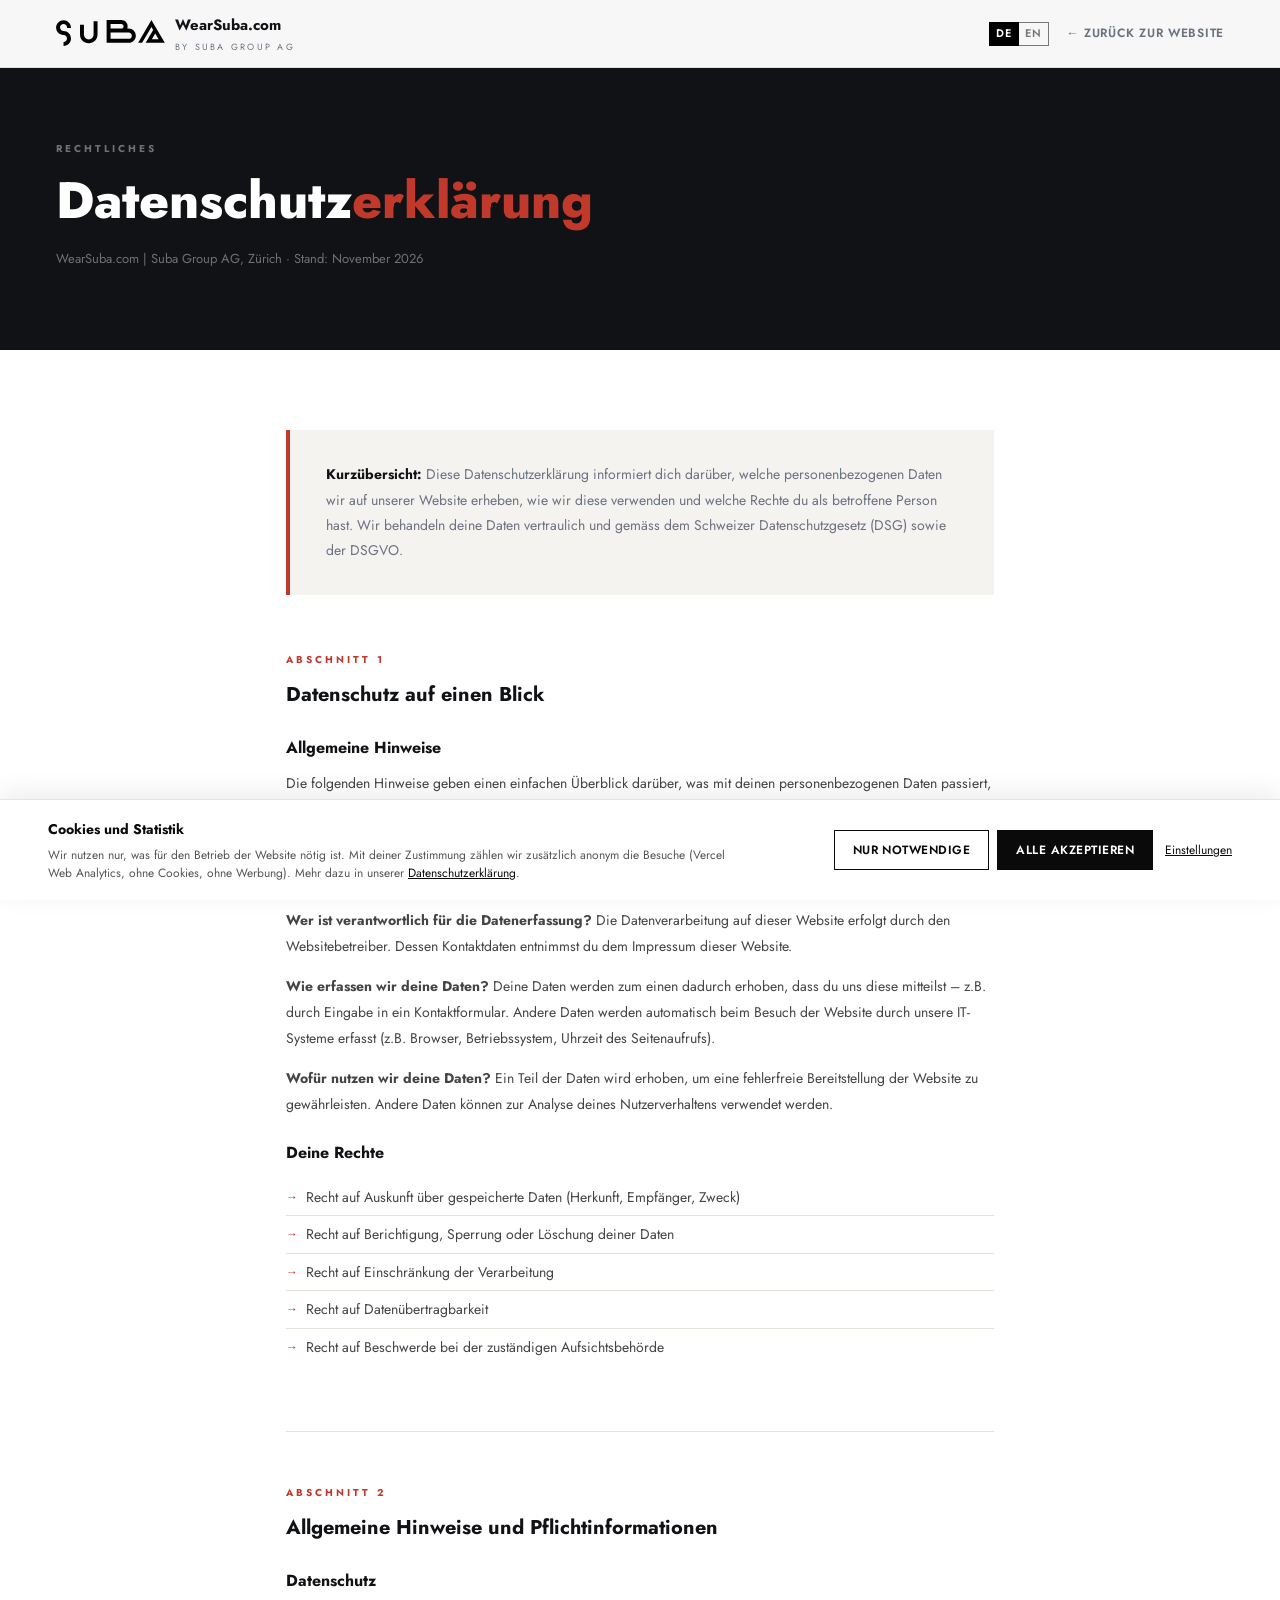
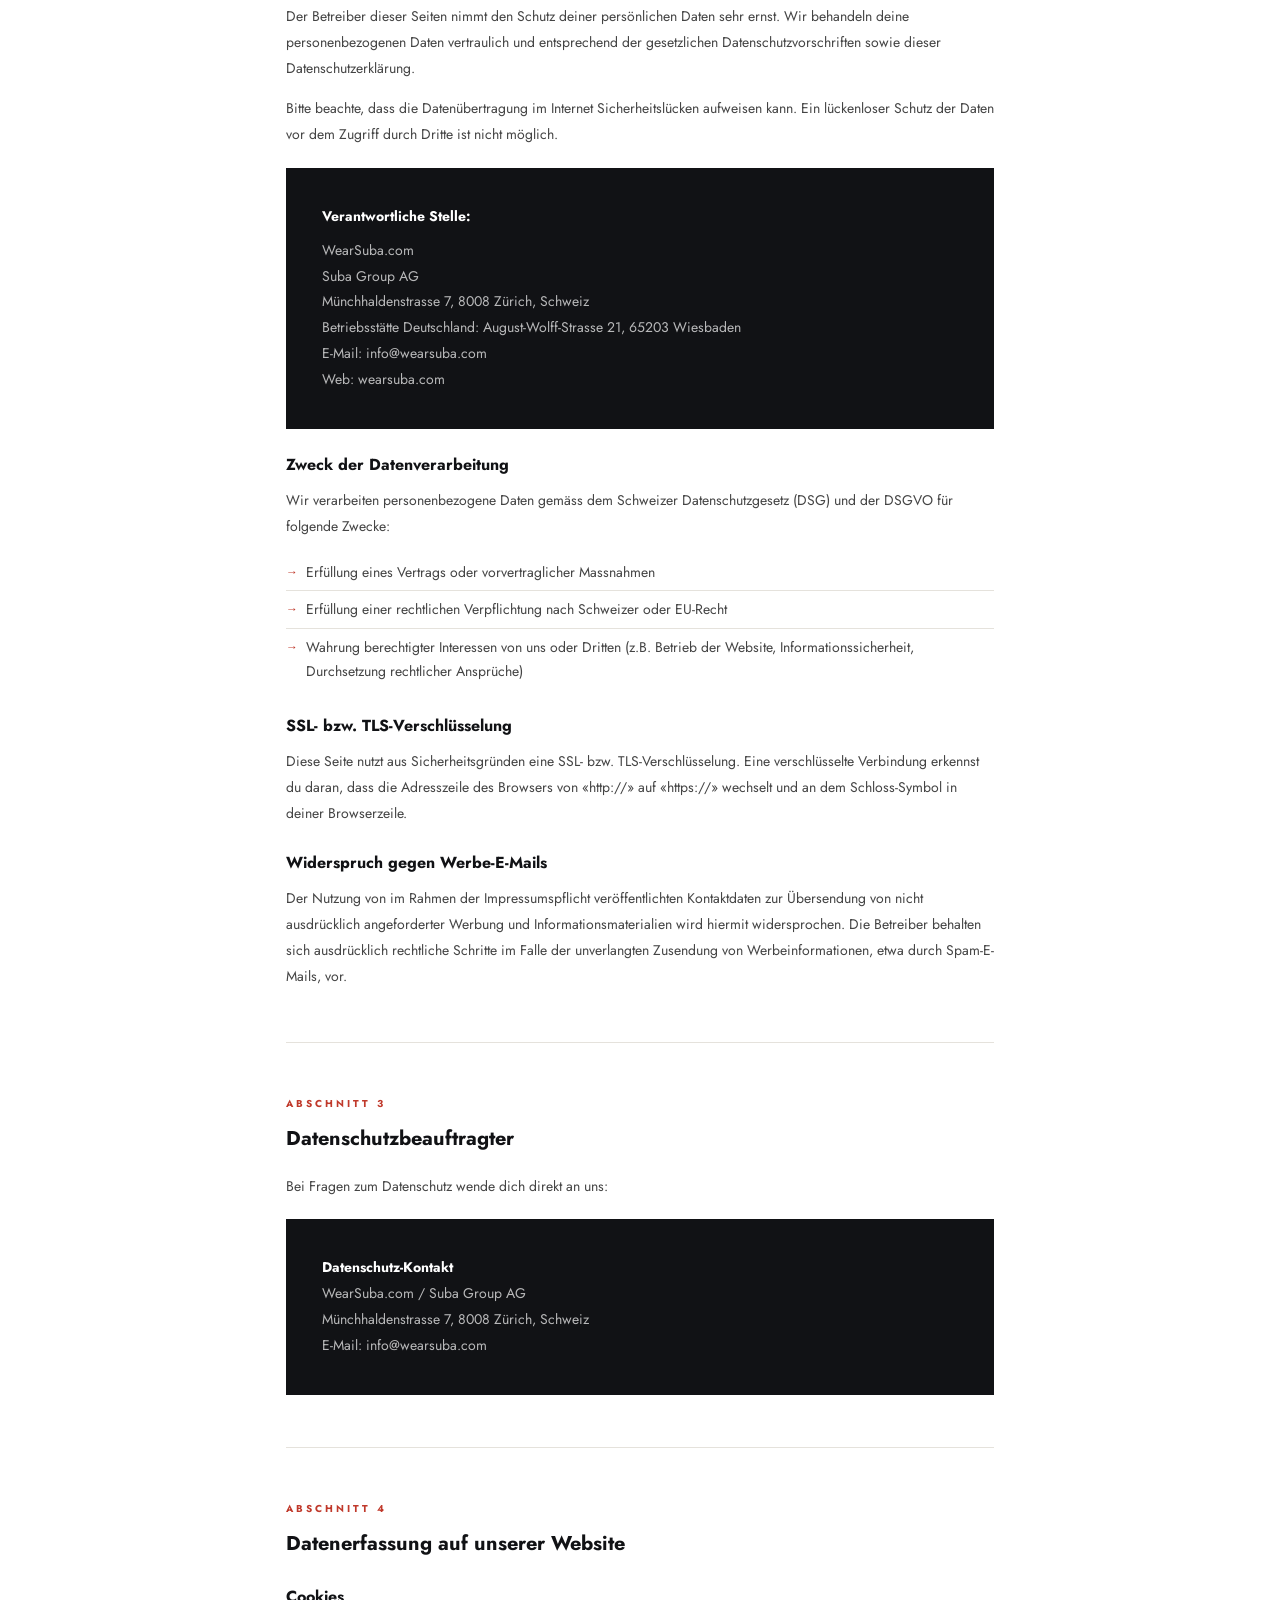
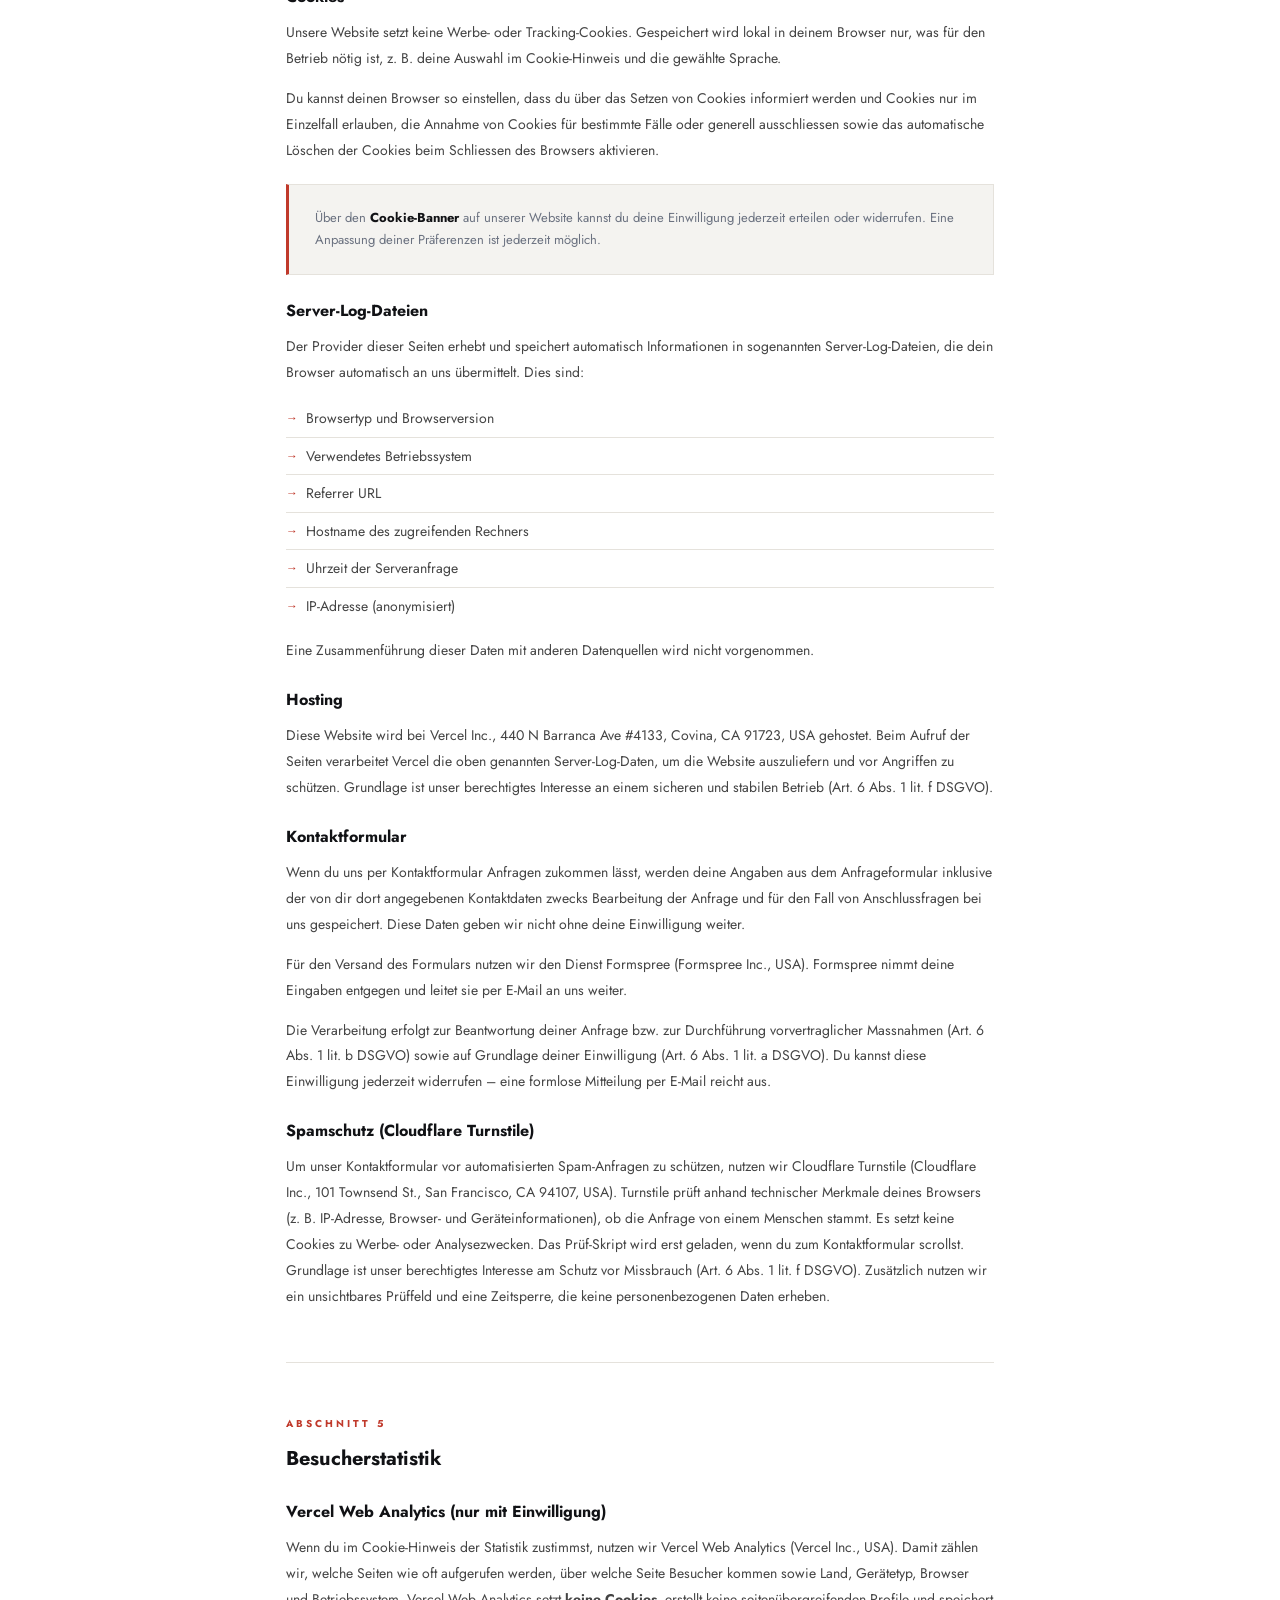
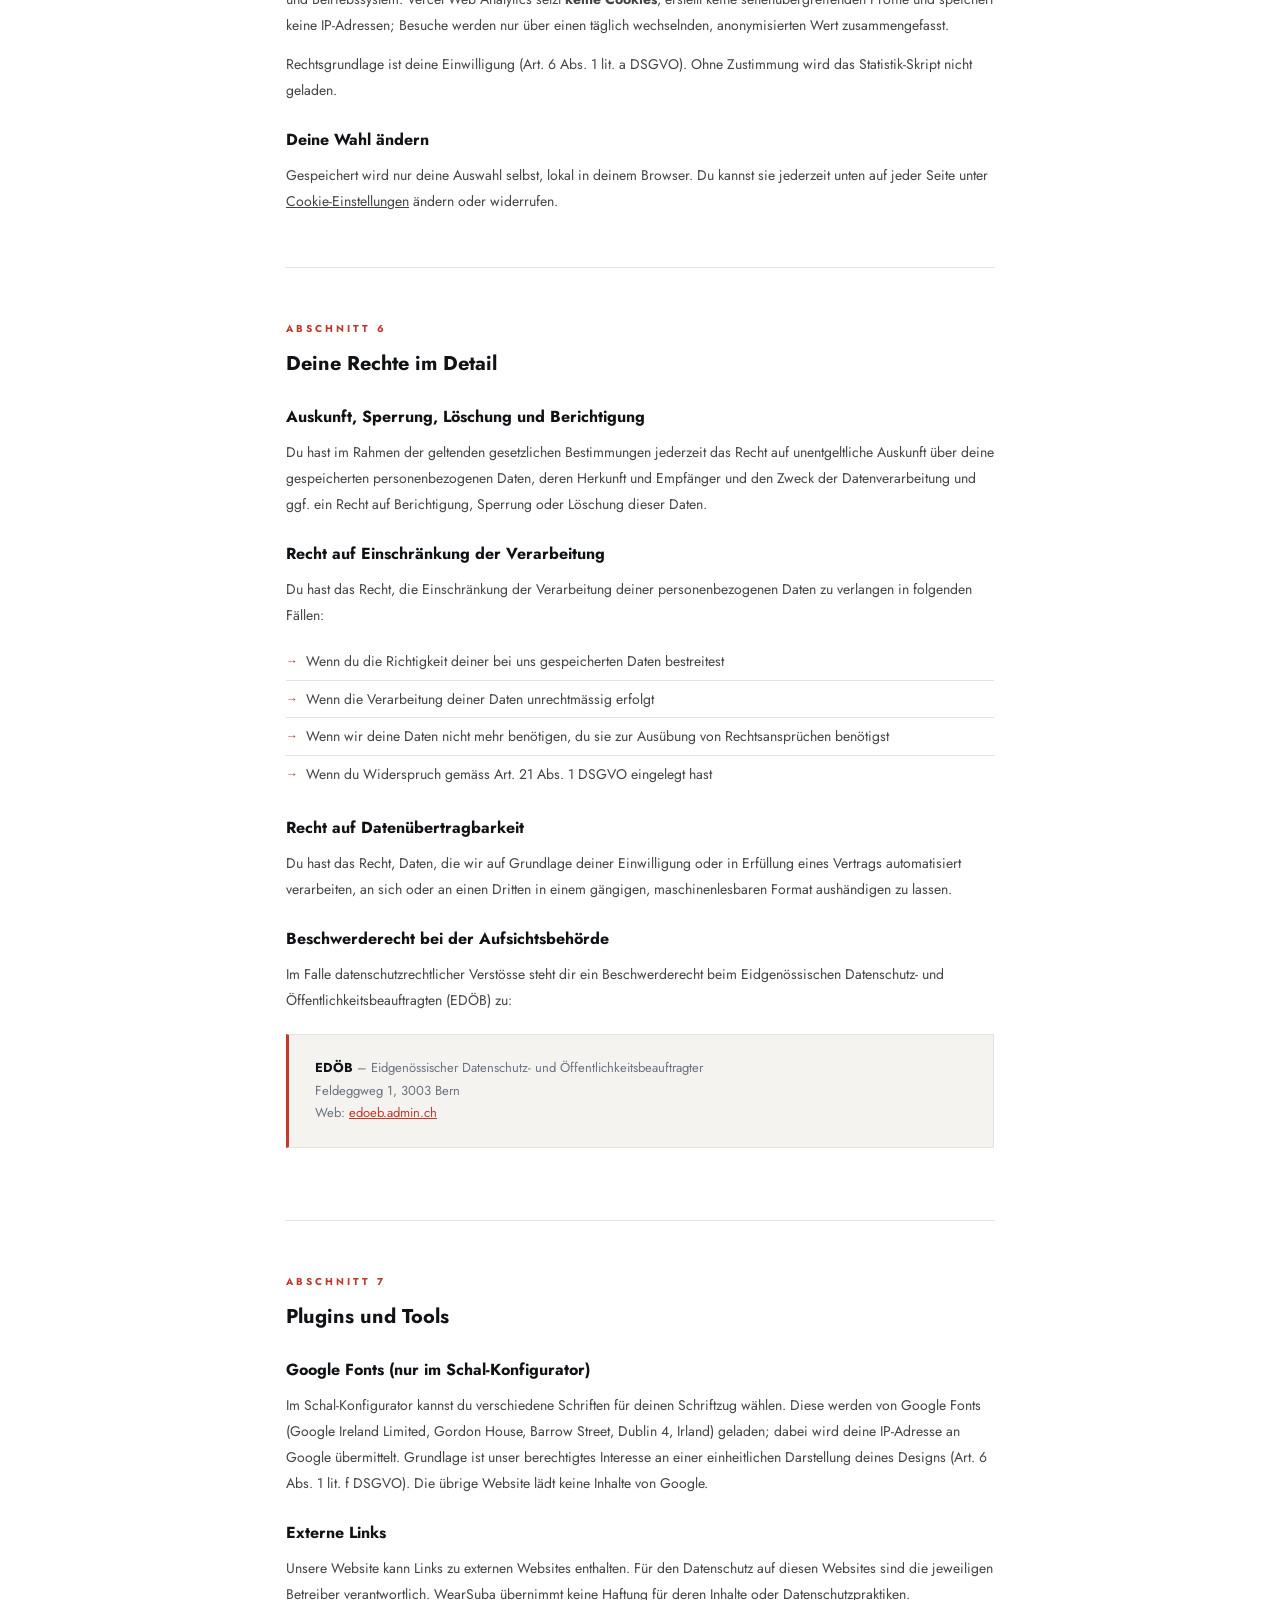
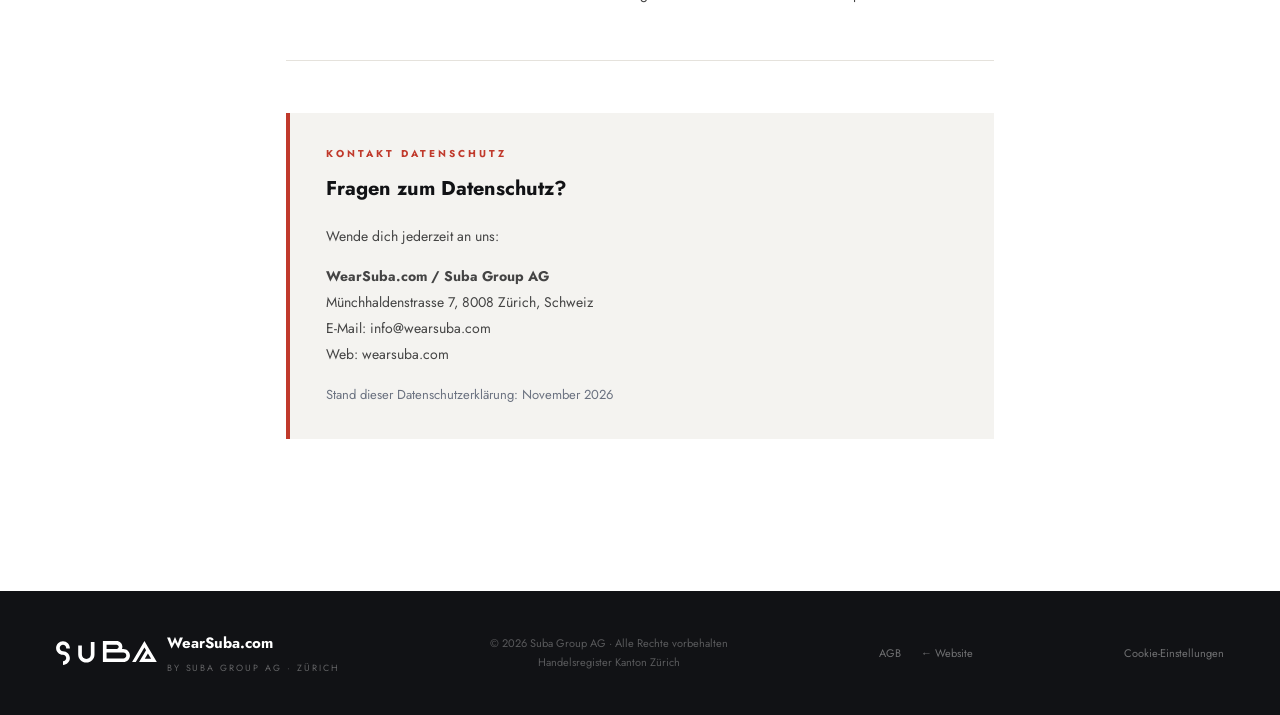
<file: datenschutz.html>
<!DOCTYPE html>
<html lang="de">
<head>
<meta charset="UTF-8">
<meta name="viewport" content="width=device-width, initial-scale=1.0">
<title>Datenschutzerklärung – WearSuba | Suba Group AG</title>
<style>
*,*::before,*::after{box-sizing:border-box;margin:0;padding:0}
:root{--ink:#111215;--ink2:#2a2d35;--mid:#6b7280;--soft:#f4f3f0;--white:#ffffff;--red:#c0392b;--border:#e5e2dc}
html{scroll-behavior:smooth}
body{font-family:'Futura PT','Futura','Jost','Century Gothic',sans-serif;background:var(--white);color:var(--ink);line-height:1.7;font-weight:400}
.nav{position:fixed;top:0;left:0;right:0;z-index:100;display:flex;align-items:center;justify-content:space-between;padding:0 56px;height:68px;background:rgba(255,255,255,0.97);backdrop-filter:blur(12px);border-bottom:1px solid var(--border)}
.nav a{text-decoration:none}
.nav-brand{display:flex;align-items:center;gap:10px}
.n-name{font-family:'Futura PT','Futura','Jost','Century Gothic',sans-serif;font-size:15px;font-weight:700;color:var(--ink)}
.n-sub{font-size:9px;letter-spacing:0.25em;color:var(--mid);text-transform:uppercase;margin-top:1px}
.nav-back{font-size:12px;font-weight:600;letter-spacing:0.06em;color:var(--mid);text-transform:uppercase;text-decoration:none;display:flex;align-items:center;gap:6px;transition:color 0.2s}
.nav-back:hover{color:var(--ink)}
.hero-ds{background:var(--ink);padding:140px 56px 80px}
.hero-ds .label{font-size:10px;letter-spacing:0.3em;text-transform:uppercase;color:rgba(255,255,255,0.4);font-weight:700;margin-bottom:16px}
.hero-ds h1{font-family:'Futura PT','Futura','Jost','Century Gothic',sans-serif;font-size:clamp(32px,4vw,56px);font-weight:800;color:#fff;line-height:1.08}
.hero-ds h1 span{color:var(--red)}
.hero-ds .meta{margin-top:20px;font-size:13px;color:rgba(255,255,255,0.4)}
.ds-wrap{max-width:820px;margin:0 auto;padding:80px 56px 100px}
.ds-intro{background:var(--soft);padding:32px 36px;border-left:4px solid var(--red);margin-bottom:56px}
.ds-intro p{font-size:14px;color:var(--mid);line-height:1.8}
.ds-intro strong{color:var(--ink)}
.ds-section{margin-bottom:52px;padding-bottom:52px;border-bottom:1px solid var(--border)}
.ds-section:last-child{border-bottom:none}
.sec-num{font-size:10px;letter-spacing:0.3em;text-transform:uppercase;color:var(--red);font-weight:700;margin-bottom:10px}
.ds-section h2{font-family:'Futura PT','Futura','Jost','Century Gothic',sans-serif;font-size:20px;font-weight:700;color:var(--ink);margin-bottom:18px}
.ds-section h3{font-family:'Futura PT','Futura','Jost','Century Gothic',sans-serif;font-size:16px;font-weight:700;color:var(--ink);margin:22px 0 10px}
.ds-section p{font-size:14px;color:#444;line-height:1.85;margin-bottom:14px}
.ds-section p:last-child{margin-bottom:0}
.ds-section ul{margin:12px 0 14px;padding-left:0;list-style:none}
.ds-section ul li{font-size:14px;color:#444;line-height:1.75;padding:6px 0 6px 20px;position:relative;border-bottom:1px solid var(--border)}
.ds-section ul li:last-child{border-bottom:none}
.ds-section ul li::before{content:'→';position:absolute;left:0;color:var(--red);font-size:12px;top:8px}
.highlight-box{background:var(--soft);border:1px solid var(--border);padding:22px 26px;margin:20px 0;border-left:3px solid var(--red)}
.highlight-box p{font-size:13px;color:var(--mid);margin:0;line-height:1.75}
.highlight-box strong{color:var(--ink)}
.contact-box{background:var(--ink);padding:36px;margin-top:20px}
.contact-box p{font-size:14px;color:rgba(255,255,255,0.7);line-height:1.85;margin-bottom:8px}
.contact-box strong{color:#fff}
footer{background:var(--ink);padding:40px 56px;display:flex;justify-content:space-between;align-items:center}
.f-brand{display:flex;align-items:center;gap:10px}
.fn{font-family:'Futura PT','Futura','Jost','Century Gothic',sans-serif;font-size:15px;font-weight:700;color:#fff}
.fs{font-size:9px;letter-spacing:0.22em;color:rgba(255,255,255,0.35);text-transform:uppercase;margin-top:3px}
.f-info{font-size:11px;color:rgba(255,255,255,0.3);text-align:center;line-height:1.8}
.f-link{font-size:11px;color:rgba(255,255,255,0.4);text-decoration:none;transition:color 0.2s}
.f-link:hover{color:#fff}
@media(max-width:768px){
  .nav{padding:0 20px}.ds-wrap{padding:60px 20px 80px}.hero-ds{padding:120px 20px 60px}
  footer{flex-direction:column;gap:18px;text-align:center;padding:30px 20px}
}
.nav-r{display:flex;align-items:center;gap:18px}
.lang-sw{display:flex}
.lang-sw a{display:inline-grid;place-items:center;min-width:30px;height:24px;padding:0 6px;font-size:11px;font-weight:600;letter-spacing:.06em;line-height:1;text-decoration:none;border:1px solid var(--ink,#111);color:var(--ink,#111);opacity:.55}
.lang-sw a+a{border-left:0}
.lang-sw a:hover{opacity:1}
.lang-sw a.on{opacity:1;background:#000;color:#fff;border-color:#000}
.lang-note{font-size:12.5px;color:var(--mid);border-left:2px solid var(--border);padding:4px 0 4px 12px;margin-bottom:28px}
@media(max-width:600px){.nav-r{gap:10px}.nav-back{font-size:10px}}
</style>
<script>
  window.va = window.va || function () { (window.vaq = window.vaq || []).push(arguments); };
</script>
<script defer src="assets/consent.js"></script>
<link rel="stylesheet" href="assets/fonts.css">
<link rel="icon" href="img/site/favicon.png">
<script>/* Neue Seite immer oben öffnen */try{history.scrollRestoration="manual"}catch(e){}addEventListener("pageshow",function(){if(!location.hash)window.scrollTo(0,0)});</script>
<link rel="alternate" hreflang="de" href="datenschutz.html">
<link rel="alternate" hreflang="en" href="datenschutz-en.html">
</head>
<body>
<nav class="nav">
  <a href="index.html" class="nav-brand">
    <img src="img/site/suba-logo-schwarz.svg" style="height:26px;width:auto" alt="SUBA">
    <div><div class="n-name">WearSuba.com</div><div class="n-sub">by Suba Group AG</div></div>
  </a>
  <div class="nav-r"><div class="lang-sw" role="group" aria-label="Sprache"><a href="datenschutz.html" hreflang="de" lang="de" class="on" aria-current="true">DE</a><a href="datenschutz-en.html" hreflang="en" lang="en">EN</a></div><a href="index.html" class="nav-back">← Zurück zur Website</a></div>
</nav>

<div class="hero-ds">
  <div class="label">Rechtliches</div>
  <h1>Datenschutz<span>erklärung</span></h1>
  <div class="meta">WearSuba.com | Suba Group AG, Zürich · Stand: November 2026</div>
</div>

<div class="ds-wrap">

  <div class="ds-intro">
    <p><strong>Kurzübersicht:</strong> Diese Datenschutzerklärung informiert dich darüber, welche personenbezogenen Daten wir auf unserer Website erheben, wie wir diese verwenden und welche Rechte du als betroffene Person hast. Wir behandeln deine Daten vertraulich und gemäss dem Schweizer Datenschutzgesetz (DSG) sowie der DSGVO.</p>
  </div>

  <div class="ds-section">
    <div class="sec-num">Abschnitt 1</div>
    <h2>Datenschutz auf einen Blick</h2>
    <h3>Allgemeine Hinweise</h3>
    <p>Die folgenden Hinweise geben einen einfachen Überblick darüber, was mit deinen personenbezogenen Daten passiert, wenn du unsere Website besuchst. Personenbezogene Daten sind alle Daten, mit denen du persönlich identifiziert werden kannst.</p>
    <h3>Datenerfassung auf unserer Website</h3>
    <p><strong>Wer ist verantwortlich für die Datenerfassung?</strong> Die Datenverarbeitung auf dieser Website erfolgt durch den Websitebetreiber. Dessen Kontaktdaten entnimmst du dem Impressum dieser Website.</p>
    <p><strong>Wie erfassen wir deine Daten?</strong> Deine Daten werden zum einen dadurch erhoben, dass du uns diese mitteilst – z.B. durch Eingabe in ein Kontaktformular. Andere Daten werden automatisch beim Besuch der Website durch unsere IT-Systeme erfasst (z.B. Browser, Betriebssystem, Uhrzeit des Seitenaufrufs).</p>
    <p><strong>Wofür nutzen wir deine Daten?</strong> Ein Teil der Daten wird erhoben, um eine fehlerfreie Bereitstellung der Website zu gewährleisten. Andere Daten können zur Analyse deines Nutzerverhaltens verwendet werden.</p>
    <h3>Deine Rechte</h3>
    <ul>
      <li>Recht auf Auskunft über gespeicherte Daten (Herkunft, Empfänger, Zweck)</li>
      <li>Recht auf Berichtigung, Sperrung oder Löschung deiner Daten</li>
      <li>Recht auf Einschränkung der Verarbeitung</li>
      <li>Recht auf Datenübertragbarkeit</li>
      <li>Recht auf Beschwerde bei der zuständigen Aufsichtsbehörde</li>
    </ul>
  </div>

  <div class="ds-section">
    <div class="sec-num">Abschnitt 2</div>
    <h2>Allgemeine Hinweise und Pflichtinformationen</h2>
    <h3>Datenschutz</h3>
    <p>Der Betreiber dieser Seiten nimmt den Schutz deiner persönlichen Daten sehr ernst. Wir behandeln deine personenbezogenen Daten vertraulich und entsprechend der gesetzlichen Datenschutzvorschriften sowie dieser Datenschutzerklärung.</p>
    <p>Bitte beachte, dass die Datenübertragung im Internet Sicherheitslücken aufweisen kann. Ein lückenloser Schutz der Daten vor dem Zugriff durch Dritte ist nicht möglich.</p>
    <div class="contact-box">
      <p><strong>Verantwortliche Stelle:</strong></p>
      <p>WearSuba.com<br>Suba Group AG<br>Münchhaldenstrasse 7, 8008 Zürich, Schweiz<br>Betriebsstätte Deutschland: August-Wolff-Strasse 21, 65203 Wiesbaden<br>E-Mail: info@wearsuba.com<br>Web: wearsuba.com</p>
    </div>
    <h3>Zweck der Datenverarbeitung</h3>
    <p>Wir verarbeiten personenbezogene Daten gemäss dem Schweizer Datenschutzgesetz (DSG) und der DSGVO für folgende Zwecke:</p>
    <ul>
      <li>Erfüllung eines Vertrags oder vorvertraglicher Massnahmen</li>
      <li>Erfüllung einer rechtlichen Verpflichtung nach Schweizer oder EU-Recht</li>
      <li>Wahrung berechtigter Interessen von uns oder Dritten (z.B. Betrieb der Website, Informationssicherheit, Durchsetzung rechtlicher Ansprüche)</li>
    </ul>
    <h3>SSL- bzw. TLS-Verschlüsselung</h3>
    <p>Diese Seite nutzt aus Sicherheitsgründen eine SSL- bzw. TLS-Verschlüsselung. Eine verschlüsselte Verbindung erkennst du daran, dass die Adresszeile des Browsers von «http://» auf «https://» wechselt und an dem Schloss-Symbol in deiner Browserzeile.</p>
    <h3>Widerspruch gegen Werbe-E-Mails</h3>
    <p>Der Nutzung von im Rahmen der Impressumspflicht veröffentlichten Kontaktdaten zur Übersendung von nicht ausdrücklich angeforderter Werbung und Informationsmaterialien wird hiermit widersprochen. Die Betreiber behalten sich ausdrücklich rechtliche Schritte im Falle der unverlangten Zusendung von Werbeinformationen, etwa durch Spam-E-Mails, vor.</p>
  </div>

  <div class="ds-section">
    <div class="sec-num">Abschnitt 3</div>
    <h2>Datenschutzbeauftragter</h2>
    <p>Bei Fragen zum Datenschutz wende dich direkt an uns:</p>
    <div class="contact-box">
      <p><strong>Datenschutz-Kontakt</strong><br>WearSuba.com / Suba Group AG<br>Münchhaldenstrasse 7, 8008 Zürich, Schweiz<br>E-Mail: info@wearsuba.com</p>
    </div>
  </div>

  <div class="ds-section">
    <div class="sec-num">Abschnitt 4</div>
    <h2>Datenerfassung auf unserer Website</h2>
    <h3>Cookies</h3>
    <p>Unsere Website setzt keine Werbe- oder Tracking-Cookies. Gespeichert wird lokal in deinem Browser nur, was für den Betrieb nötig ist, z. B. deine Auswahl im Cookie-Hinweis und die gewählte Sprache.</p>
    <p>Du kannst deinen Browser so einstellen, dass du über das Setzen von Cookies informiert werden und Cookies nur im Einzelfall erlauben, die Annahme von Cookies für bestimmte Fälle oder generell ausschliessen sowie das automatische Löschen der Cookies beim Schliessen des Browsers aktivieren.</p>
    <div class="highlight-box"><p>Über den <strong>Cookie-Banner</strong> auf unserer Website kannst du deine Einwilligung jederzeit erteilen oder widerrufen. Eine Anpassung deiner Präferenzen ist jederzeit möglich.</p></div>
    <h3>Server-Log-Dateien</h3>
    <p>Der Provider dieser Seiten erhebt und speichert automatisch Informationen in sogenannten Server-Log-Dateien, die dein Browser automatisch an uns übermittelt. Dies sind:</p>
    <ul>
      <li>Browsertyp und Browserversion</li>
      <li>Verwendetes Betriebssystem</li>
      <li>Referrer URL</li>
      <li>Hostname des zugreifenden Rechners</li>
      <li>Uhrzeit der Serveranfrage</li>
      <li>IP-Adresse (anonymisiert)</li>
    </ul>
    <p>Eine Zusammenführung dieser Daten mit anderen Datenquellen wird nicht vorgenommen.</p>
    <h3>Hosting</h3>
    <p>Diese Website wird bei Vercel Inc., 440 N Barranca Ave #4133, Covina, CA 91723, USA gehostet. Beim Aufruf der Seiten verarbeitet Vercel die oben genannten Server-Log-Daten, um die Website auszuliefern und vor Angriffen zu schützen. Grundlage ist unser berechtigtes Interesse an einem sicheren und stabilen Betrieb (Art. 6 Abs. 1 lit. f DSGVO).</p>
    <h3>Kontaktformular</h3>
    <p>Wenn du uns per Kontaktformular Anfragen zukommen lässt, werden deine Angaben aus dem Anfrageformular inklusive der von dir dort angegebenen Kontaktdaten zwecks Bearbeitung der Anfrage und für den Fall von Anschlussfragen bei uns gespeichert. Diese Daten geben wir nicht ohne deine Einwilligung weiter.</p>
    <p>Für den Versand des Formulars nutzen wir den Dienst Formspree (Formspree Inc., USA). Formspree nimmt deine Eingaben entgegen und leitet sie per E-Mail an uns weiter.</p>
    <p>Die Verarbeitung erfolgt zur Beantwortung deiner Anfrage bzw. zur Durchführung vorvertraglicher Massnahmen (Art. 6 Abs. 1 lit. b DSGVO) sowie auf Grundlage deiner Einwilligung (Art. 6 Abs. 1 lit. a DSGVO). Du kannst diese Einwilligung jederzeit widerrufen – eine formlose Mitteilung per E-Mail reicht aus.</p>
    <h3>Spamschutz (Cloudflare Turnstile)</h3>
    <p>Um unser Kontaktformular vor automatisierten Spam-Anfragen zu schützen, nutzen wir Cloudflare Turnstile (Cloudflare Inc., 101 Townsend St., San Francisco, CA 94107, USA). Turnstile prüft anhand technischer Merkmale deines Browsers (z. B. IP-Adresse, Browser- und Geräteinformationen), ob die Anfrage von einem Menschen stammt. Es setzt keine Cookies zu Werbe- oder Analysezwecken. Das Prüf-Skript wird erst geladen, wenn du zum Kontaktformular scrollst. Grundlage ist unser berechtigtes Interesse am Schutz vor Missbrauch (Art. 6 Abs. 1 lit. f DSGVO). Zusätzlich nutzen wir ein unsichtbares Prüffeld und eine Zeitsperre, die keine personenbezogenen Daten erheben.</p>
  </div>

  <div class="ds-section">
    <div class="sec-num">Abschnitt 5</div>
    <h2>Besucherstatistik</h2>
    <h3>Vercel Web Analytics (nur mit Einwilligung)</h3>
    <p>Wenn du im Cookie-Hinweis der Statistik zustimmst, nutzen wir Vercel Web Analytics (Vercel Inc., USA). Damit zählen wir, welche Seiten wie oft aufgerufen werden, über welche Seite Besucher kommen sowie Land, Gerätetyp, Browser und Betriebssystem. Vercel Web Analytics setzt <strong>keine Cookies</strong>, erstellt keine seitenübergreifenden Profile und speichert keine IP-Adressen; Besuche werden nur über einen täglich wechselnden, anonymisierten Wert zusammengefasst.</p>
    <p>Rechtsgrundlage ist deine Einwilligung (Art. 6 Abs. 1 lit. a DSGVO). Ohne Zustimmung wird das Statistik-Skript nicht geladen.</p>
    <h3>Deine Wahl ändern</h3>
    <p>Gespeichert wird nur deine Auswahl selbst, lokal in deinem Browser. Du kannst sie jederzeit unten auf jeder Seite unter <button type="button" data-cookie-settings style="background:none;border:0;padding:0;font:inherit;color:inherit;text-decoration:underline;cursor:pointer">Cookie-Einstellungen</button> ändern oder widerrufen.</p>
  </div>

  <div class="ds-section">
    <div class="sec-num">Abschnitt 6</div>
    <h2>Deine Rechte im Detail</h2>
    <h3>Auskunft, Sperrung, Löschung und Berichtigung</h3>
    <p>Du hast im Rahmen der geltenden gesetzlichen Bestimmungen jederzeit das Recht auf unentgeltliche Auskunft über deine gespeicherten personenbezogenen Daten, deren Herkunft und Empfänger und den Zweck der Datenverarbeitung und ggf. ein Recht auf Berichtigung, Sperrung oder Löschung dieser Daten.</p>
    <h3>Recht auf Einschränkung der Verarbeitung</h3>
    <p>Du hast das Recht, die Einschränkung der Verarbeitung deiner personenbezogenen Daten zu verlangen in folgenden Fällen:</p>
    <ul>
      <li>Wenn du die Richtigkeit deiner bei uns gespeicherten Daten bestreitest</li>
      <li>Wenn die Verarbeitung deiner Daten unrechtmässig erfolgt</li>
      <li>Wenn wir deine Daten nicht mehr benötigen, du sie zur Ausübung von Rechtsansprüchen benötigst</li>
      <li>Wenn du Widerspruch gemäss Art. 21 Abs. 1 DSGVO eingelegt hast</li>
    </ul>
    <h3>Recht auf Datenübertragbarkeit</h3>
    <p>Du hast das Recht, Daten, die wir auf Grundlage deiner Einwilligung oder in Erfüllung eines Vertrags automatisiert verarbeiten, an sich oder an einen Dritten in einem gängigen, maschinenlesbaren Format aushändigen zu lassen.</p>
    <h3>Beschwerderecht bei der Aufsichtsbehörde</h3>
    <p>Im Falle datenschutzrechtlicher Verstösse steht dir ein Beschwerderecht beim Eidgenössischen Datenschutz- und Öffentlichkeitsbeauftragten (EDÖB) zu:</p>
    <div class="highlight-box"><p><strong>EDÖB</strong> – Eidgenössischer Datenschutz- und Öffentlichkeitsbeauftragter<br>Feldeggweg 1, 3003 Bern<br>Web: <a href="https://www.edoeb.admin.ch" style="color:var(--red)">edoeb.admin.ch</a></p></div>
  </div>

  <div class="ds-section">
    <div class="sec-num">Abschnitt 7</div>
    <h2>Plugins und Tools</h2>
    <h3>Google Fonts (nur im Schal-Konfigurator)</h3>
    <p>Im Schal-Konfigurator kannst du verschiedene Schriften für deinen Schriftzug wählen. Diese werden von Google Fonts (Google Ireland Limited, Gordon House, Barrow Street, Dublin 4, Irland) geladen; dabei wird deine IP-Adresse an Google übermittelt. Grundlage ist unser berechtigtes Interesse an einer einheitlichen Darstellung deines Designs (Art. 6 Abs. 1 lit. f DSGVO). Die übrige Website lädt keine Inhalte von Google.</p>
    <h3>Externe Links</h3>
    <p>Unsere Website kann Links zu externen Websites enthalten. Für den Datenschutz auf diesen Websites sind die jeweiligen Betreiber verantwortlich. WearSuba übernimmt keine Haftung für deren Inhalte oder Datenschutzpraktiken.</p>
  </div>

  <div class="ds-section" style="background:var(--soft);padding:32px 36px;border-left:4px solid var(--red)">
    <div class="sec-num">Kontakt Datenschutz</div>
    <h2>Fragen zum Datenschutz?</h2>
    <p>Wende dich jederzeit an uns:</p>
    <p><strong>WearSuba.com / Suba Group AG</strong><br>Münchhaldenstrasse 7, 8008 Zürich, Schweiz<br>E-Mail: info@wearsuba.com<br>Web: wearsuba.com</p>
    <p style="margin-top:16px;font-size:13px;color:var(--mid)">Stand dieser Datenschutzerklärung: November 2026</p>
  </div>

</div>

<footer>
  <div class="f-brand">
    <img src="img/site/suba-logo-weiss.svg" style="height:24px;width:auto" alt="SUBA">
    <div><div class="fn">WearSuba.com</div><div class="fs">by Suba Group AG · Zürich</div></div>
  </div>
  <div class="f-info">© 2026 Suba Group AG · Alle Rechte vorbehalten<br>Handelsregister Kanton Zürich</div>
  <div style="display:flex;gap:20px">
    <a href="agb.html" class="f-link">AGB</a>
    <a href="index.html" class="f-link">← Website</a>
  </div>
  <button type="button" class="f-link" data-cookie-settings style="background:none;border:0;padding:0;cursor:pointer;font-family:inherit">Cookie-Einstellungen</button>
</footer>
</body>
</html>
</file>
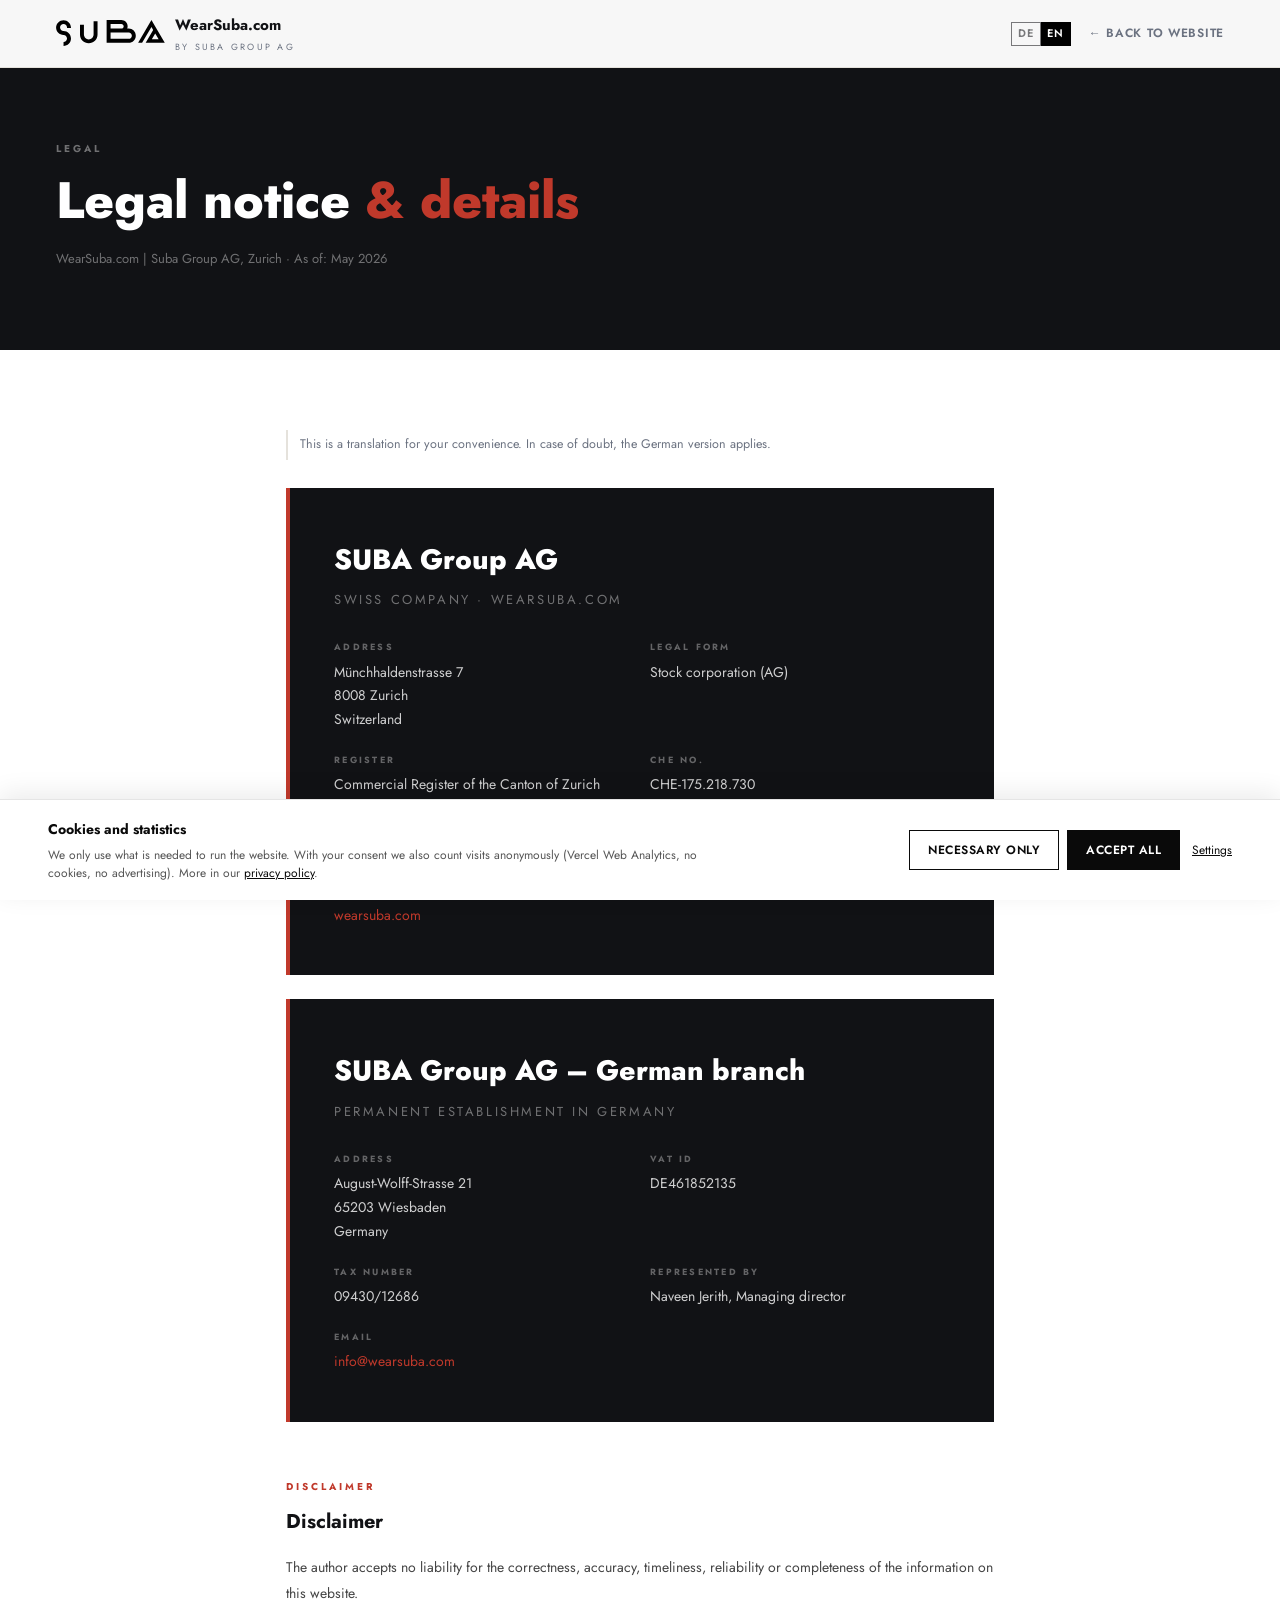
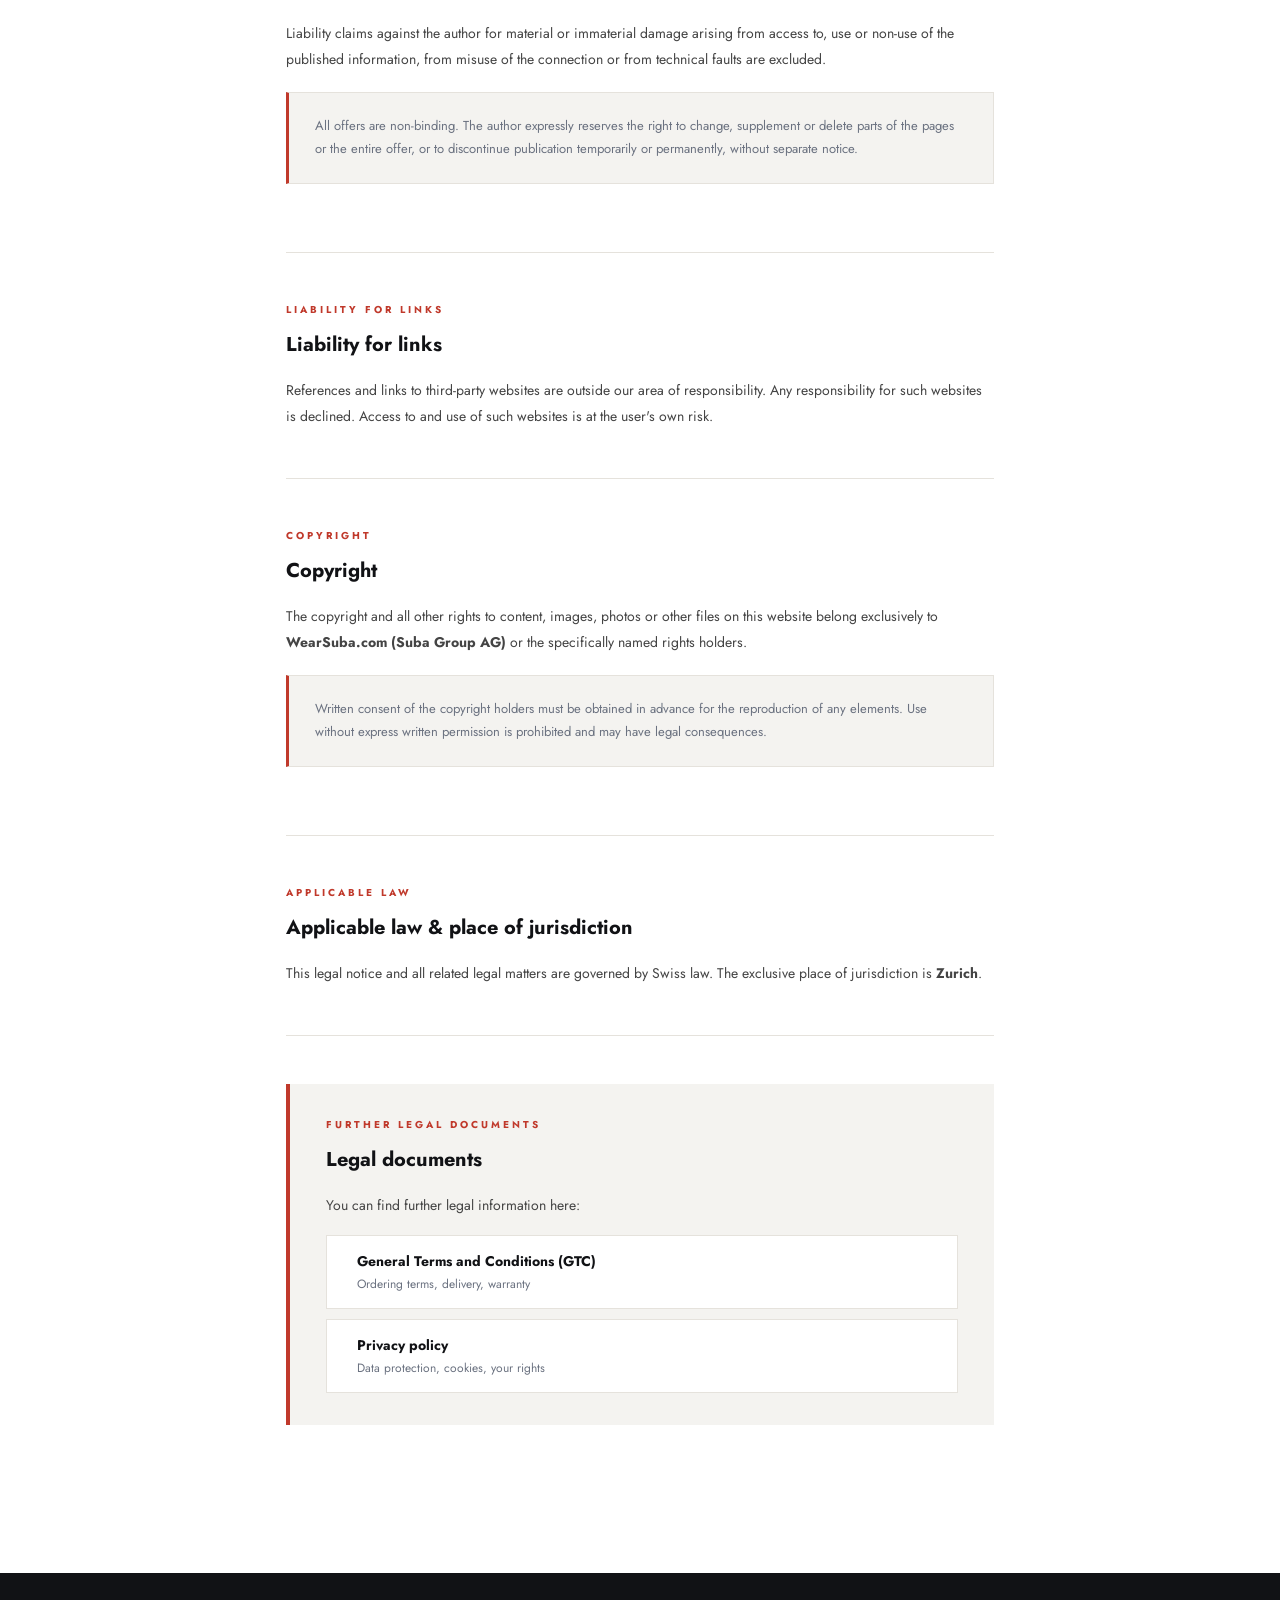
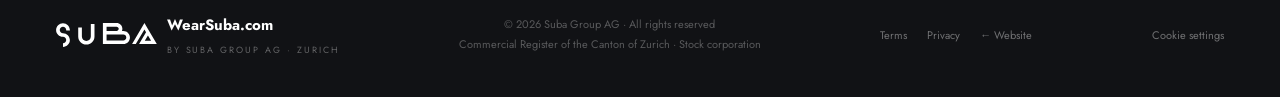
<file: impressum-en.html>
<!DOCTYPE html>
<html lang="en">
<head>
<meta charset="UTF-8">
<meta name="viewport" content="width=device-width, initial-scale=1.0">
<title>Legal notice – WearSuba | Suba Group AG</title>
<style>
*,*::before,*::after{box-sizing:border-box;margin:0;padding:0}
:root{--ink:#111215;--ink2:#2a2d35;--mid:#6b7280;--soft:#f4f3f0;--white:#ffffff;--red:#c0392b;--border:#e5e2dc}
html{scroll-behavior:smooth}
body{font-family:'Futura PT','Futura','Jost','Century Gothic',sans-serif;background:var(--white);color:var(--ink);line-height:1.7;font-weight:400}
.nav{position:fixed;top:0;left:0;right:0;z-index:100;display:flex;align-items:center;justify-content:space-between;padding:0 56px;height:68px;background:rgba(255,255,255,0.97);backdrop-filter:blur(12px);border-bottom:1px solid var(--border)}
.nav a{text-decoration:none}
.nav-brand{display:flex;align-items:center;gap:10px}
.n-name{font-family:'Futura PT','Futura','Jost','Century Gothic',sans-serif;font-size:15px;font-weight:700;color:var(--ink)}
.n-sub{font-size:9px;letter-spacing:0.25em;color:var(--mid);text-transform:uppercase;margin-top:1px}
.nav-back{font-size:12px;font-weight:600;letter-spacing:0.06em;color:var(--mid);text-transform:uppercase;text-decoration:none;display:flex;align-items:center;gap:6px;transition:color 0.2s}
.nav-back:hover{color:var(--ink)}
.hero-imp{background:var(--ink);padding:140px 56px 80px}
.hero-imp .label{font-size:10px;letter-spacing:0.3em;text-transform:uppercase;color:rgba(255,255,255,0.4);font-weight:700;margin-bottom:16px}
.hero-imp h1{font-family:'Futura PT','Futura','Jost','Century Gothic',sans-serif;font-size:clamp(32px,4vw,56px);font-weight:800;color:#fff;line-height:1.08}
.hero-imp h1 span{color:var(--red)}
.hero-imp .meta{margin-top:20px;font-size:13px;color:rgba(255,255,255,0.4)}
.imp-wrap{max-width:820px;margin:0 auto;padding:80px 56px 100px}
.company-card{background:var(--ink);padding:48px;margin-bottom:24px;position:relative;overflow:hidden}
.company-card::before{content:'';position:absolute;top:0;left:0;width:4px;height:100%;background:var(--red)}
.company-card .cc-name{font-family:'Futura PT','Futura','Jost','Century Gothic',sans-serif;font-size:28px;font-weight:800;color:#fff;margin-bottom:6px}
.company-card .cc-brand{font-size:13px;letter-spacing:0.2em;color:rgba(255,255,255,0.4);text-transform:uppercase;margin-bottom:28px}
.cc-details{display:grid;grid-template-columns:1fr 1fr;gap:20px}
.cc-item{}
.cc-label{font-size:9px;letter-spacing:0.25em;text-transform:uppercase;color:rgba(255,255,255,0.35);font-weight:700;margin-bottom:6px}
.cc-value{font-size:14px;color:rgba(255,255,255,0.8);line-height:1.7}
.cc-value a{color:var(--red);text-decoration:none}
.cc-value a:hover{text-decoration:underline}
.imp-section{margin-bottom:48px;padding-bottom:48px;border-bottom:1px solid var(--border)}
.imp-section:last-child{border-bottom:none}
.sec-num{font-size:10px;letter-spacing:0.3em;text-transform:uppercase;color:var(--red);font-weight:700;margin-bottom:10px}
.imp-section h2{font-family:'Futura PT','Futura','Jost','Century Gothic',sans-serif;font-size:20px;font-weight:700;color:var(--ink);margin-bottom:16px}
.imp-section p{font-size:14px;color:#444;line-height:1.85;margin-bottom:14px}
.imp-section p:last-child{margin-bottom:0}
.highlight-box{background:var(--soft);border:1px solid var(--border);padding:22px 26px;margin:20px 0;border-left:3px solid var(--red)}
.highlight-box p{font-size:13px;color:var(--mid);margin:0;line-height:1.75}
.highlight-box strong{color:var(--ink)}
footer{background:var(--ink);padding:40px 56px;display:flex;justify-content:space-between;align-items:center}
.f-brand{display:flex;align-items:center;gap:10px}
.fn{font-family:'Futura PT','Futura','Jost','Century Gothic',sans-serif;font-size:15px;font-weight:700;color:#fff}
.fs{font-size:9px;letter-spacing:0.22em;color:rgba(255,255,255,0.35);text-transform:uppercase;margin-top:3px}
.f-info{font-size:11px;color:rgba(255,255,255,0.3);text-align:center;line-height:1.8}
.f-links{display:flex;gap:20px}
.f-link{font-size:11px;color:rgba(255,255,255,0.4);text-decoration:none;transition:color 0.2s}
.f-link:hover{color:#fff}
@media(max-width:768px){
  .nav{padding:0 20px}
  .imp-wrap{padding:60px 20px 80px}
  .hero-imp{padding:120px 20px 60px}
  .cc-details{grid-template-columns:1fr}
  footer{flex-direction:column;gap:18px;text-align:center;padding:30px 20px}
}
.nav-r{display:flex;align-items:center;gap:18px}
.lang-sw{display:flex}
.lang-sw a{display:inline-grid;place-items:center;min-width:30px;height:24px;padding:0 6px;font-size:11px;font-weight:600;letter-spacing:.06em;line-height:1;text-decoration:none;border:1px solid var(--ink,#111);color:var(--ink,#111);opacity:.55}
.lang-sw a+a{border-left:0}
.lang-sw a:hover{opacity:1}
.lang-sw a.on{opacity:1;background:#000;color:#fff;border-color:#000}
.lang-note{font-size:12.5px;color:var(--mid);border-left:2px solid var(--border);padding:4px 0 4px 12px;margin-bottom:28px}
@media(max-width:600px){.nav-r{gap:10px}.nav-back{font-size:10px}}
</style>
<script>
  window.va = window.va || function () { (window.vaq = window.vaq || []).push(arguments); };
</script>
<script defer src="assets/consent.js"></script>
<link rel="stylesheet" href="assets/fonts.css">
<link rel="icon" href="img/site/favicon.png">
<script>/* Neue Seite immer oben öffnen */try{history.scrollRestoration="manual"}catch(e){}addEventListener("pageshow",function(){if(!location.hash)window.scrollTo(0,0)});</script>
<link rel="alternate" hreflang="de" href="impressum.html">
<link rel="alternate" hreflang="en" href="impressum-en.html">
</head>
<body>

<nav class="nav">
  <a href="index-en.html" class="nav-brand">
    <img src="img/site/suba-logo-schwarz.svg" style="height:26px;width:auto" alt="SUBA">
    <div><div class="n-name">WearSuba.com</div><div class="n-sub">by Suba Group AG</div></div>
  </a>
  <div class="nav-r"><div class="lang-sw" role="group" aria-label="Language"><a href="impressum.html" hreflang="de" lang="de">DE</a><a href="impressum-en.html" hreflang="en" lang="en" class="on" aria-current="true">EN</a></div><a href="index-en.html" class="nav-back">← Back to website</a></div>
</nav>

<div class="hero-imp">
  <div class="label">Legal</div>
  <h1>Legal notice<span> & details</span></h1>
  <div class="meta">WearSuba.com | Suba Group AG, Zurich · As of: May 2026</div>
</div>

<div class="imp-wrap">

  <div class="lang-note">This is a translation for your convenience. In case of doubt, the German version applies.</div>

  <!-- Company Card -->
  <div class="company-card">
    <div class="cc-name">SUBA Group AG</div>
    <div class="cc-brand">Swiss company · WearSuba.com</div>
    <div class="cc-details">
      <div class="cc-item"><div class="cc-label">Address</div><div class="cc-value">Münchhaldenstrasse 7<br>8008 Zurich<br>Switzerland</div></div>
      <div class="cc-item"><div class="cc-label">Legal form</div><div class="cc-value">Stock corporation (AG)</div></div>
      <div class="cc-item"><div class="cc-label">Register</div><div class="cc-value">Commercial Register of the Canton of Zurich</div></div>
      <div class="cc-item"><div class="cc-label">CHE no.</div><div class="cc-value">CHE-175.218.730</div></div>
      <div class="cc-item"><div class="cc-label">Managing director</div><div class="cc-value">Naveen Jerith</div></div>
      <div class="cc-item"><div class="cc-label">Email</div><div class="cc-value"><a href="mailto:info@wearsuba.com">info@wearsuba.com</a></div></div>
      <div class="cc-item"><div class="cc-label">Website</div><div class="cc-value"><a href="https://wearsuba.com">wearsuba.com</a></div></div>
    </div>
  </div>

  <div class="company-card" style="margin-bottom:56px">
    <div class="cc-name">SUBA Group AG – German branch</div>
    <div class="cc-brand">Permanent establishment in Germany</div>
    <div class="cc-details">
      <div class="cc-item"><div class="cc-label">Address</div><div class="cc-value">August-Wolff-Strasse 21<br>65203 Wiesbaden<br>Germany</div></div>
      <div class="cc-item"><div class="cc-label">VAT ID</div><div class="cc-value">DE461852135</div></div>
      <div class="cc-item"><div class="cc-label">Tax number</div><div class="cc-value">09430/12686</div></div>
      <div class="cc-item"><div class="cc-label">Represented by</div><div class="cc-value">Naveen Jerith, Managing director</div></div>
      <div class="cc-item"><div class="cc-label">Email</div><div class="cc-value"><a href="mailto:info@wearsuba.com">info@wearsuba.com</a></div></div>
    </div>
  </div>

  <!-- Disclaimer -->
  <div class="imp-section">
    <div class="sec-num">Disclaimer</div>
    <h2>Disclaimer</h2>
    <p>The author accepts no liability for the correctness, accuracy, timeliness, reliability or completeness of the information on this website.</p>
    <p>Liability claims against the author for material or immaterial damage arising from access to, use or non-use of the published information, from misuse of the connection or from technical faults are excluded.</p>
    <div class="highlight-box">
      <p>All offers are non-binding. The author expressly reserves the right to change, supplement or delete parts of the pages or the entire offer, or to discontinue publication temporarily or permanently, without separate notice.</p>
    </div>
  </div>

  <!-- Links -->
  <div class="imp-section">
    <div class="sec-num">Liability for links</div>
    <h2>Liability for links</h2>
    <p>References and links to third-party websites are outside our area of responsibility. Any responsibility for such websites is declined. Access to and use of such websites is at the user's own risk.</p>
  </div>

  <!-- Copyright -->
  <div class="imp-section">
    <div class="sec-num">Copyright</div>
    <h2>Copyright</h2>
    <p>The copyright and all other rights to content, images, photos or other files on this website belong exclusively to <strong>WearSuba.com (Suba Group AG)</strong> or the specifically named rights holders.</p>
    <div class="highlight-box">
      <p>Written consent of the copyright holders must be obtained in advance for the reproduction of any elements. Use without express written permission is prohibited and may have legal consequences.</p>
    </div>
  </div>

  <!-- Applicable Law -->
  <div class="imp-section">
    <div class="sec-num">Applicable law</div>
    <h2>Applicable law & place of jurisdiction</h2>
    <p>This legal notice and all related legal matters are governed by Swiss law. The exclusive place of jurisdiction is <strong>Zurich</strong>.</p>
  </div>

  <!-- Links to other legal pages -->
  <div class="imp-section" style="background:var(--soft);padding:32px 36px;border-left:4px solid var(--red)">
    <div class="sec-num">Further legal documents</div>
    <h2>Legal documents</h2>
    <p>You can find further legal information here:</p>
    <div style="display:flex;flex-direction:column;gap:10px;margin-top:16px">
      <a href="agb-en.html" style="display:flex;align-items:center;gap:12px;padding:14px 18px;background:var(--white);border:1px solid var(--border);text-decoration:none;transition:border-color 0.25s" onmouseover="this.style.borderColor='#c0392b'" onmouseout="this.style.borderColor='#e5e2dc'">
        <span style="font-size:18px"></span>
        <div><div style="font-family:'Futura PT','Futura','Jost','Century Gothic',sans-serif;font-size:14px;font-weight:700;color:var(--ink)">General Terms and Conditions (GTC)</div><div style="font-size:12px;color:var(--mid)">Ordering terms, delivery, warranty</div></div>
      </a>
      <a href="datenschutz-en.html" style="display:flex;align-items:center;gap:12px;padding:14px 18px;background:var(--white);border:1px solid var(--border);text-decoration:none;transition:border-color 0.25s" onmouseover="this.style.borderColor='#c0392b'" onmouseout="this.style.borderColor='#e5e2dc'">
        <span style="font-size:18px"></span>
        <div><div style="font-family:'Futura PT','Futura','Jost','Century Gothic',sans-serif;font-size:14px;font-weight:700;color:var(--ink)">Privacy policy</div><div style="font-size:12px;color:var(--mid)">Data protection, cookies, your rights</div></div>
      </a>
    </div>
  </div>

</div>

<footer>
  <div class="f-brand">
    <img src="img/site/suba-logo-weiss.svg" style="height:24px;width:auto" alt="SUBA">
    <div><div class="fn">WearSuba.com</div><div class="fs">by Suba Group AG · Zurich</div></div>
  </div>
  <div class="f-info">© 2026 Suba Group AG · All rights reserved<br>Commercial Register of the Canton of Zurich · Stock corporation</div>
  <div class="f-links">
    <a href="agb-en.html" class="f-link">Terms</a>
    <a href="datenschutz-en.html" class="f-link">Privacy</a>
    <a href="index-en.html" class="f-link">← Website</a>
  </div>
  <button type="button" class="f-link" data-cookie-settings style="background:none;border:0;padding:0;cursor:pointer;font-family:inherit">Cookie settings</button>
</footer>

</body>
</html>
</file>
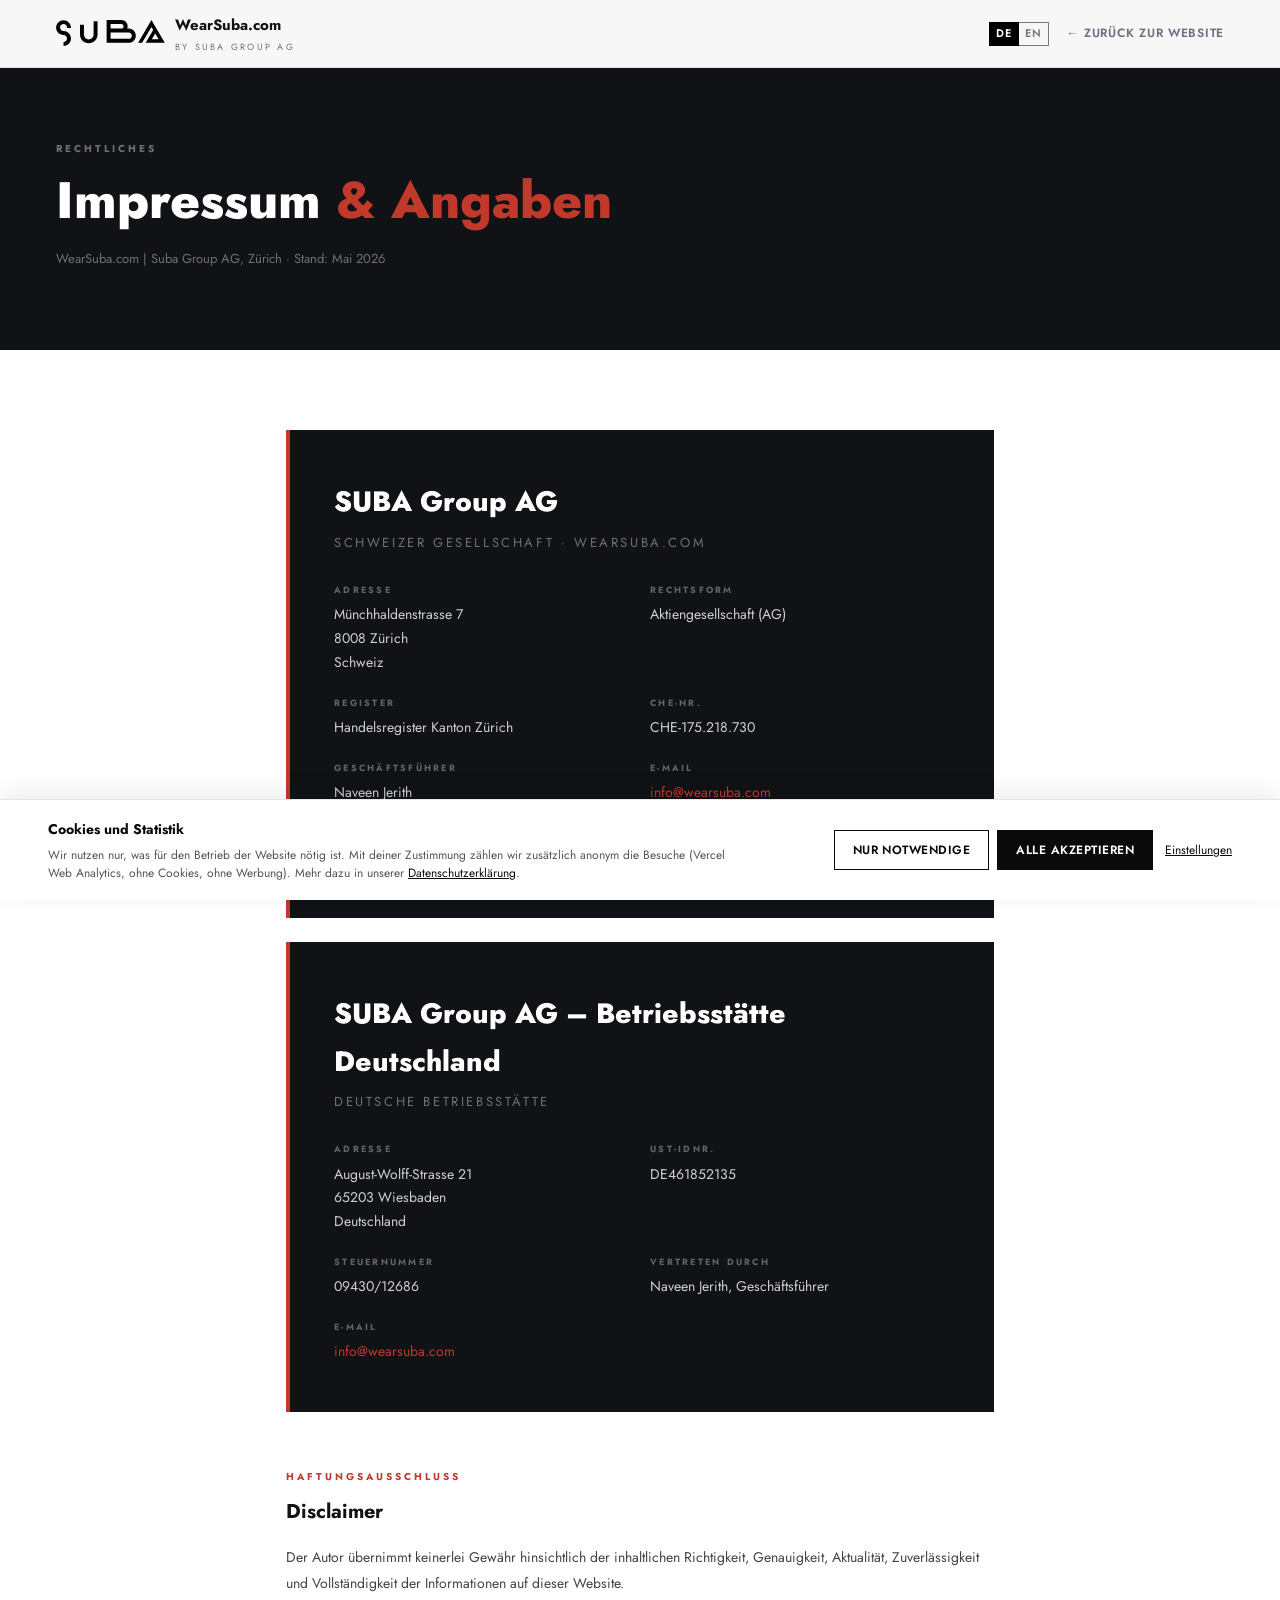
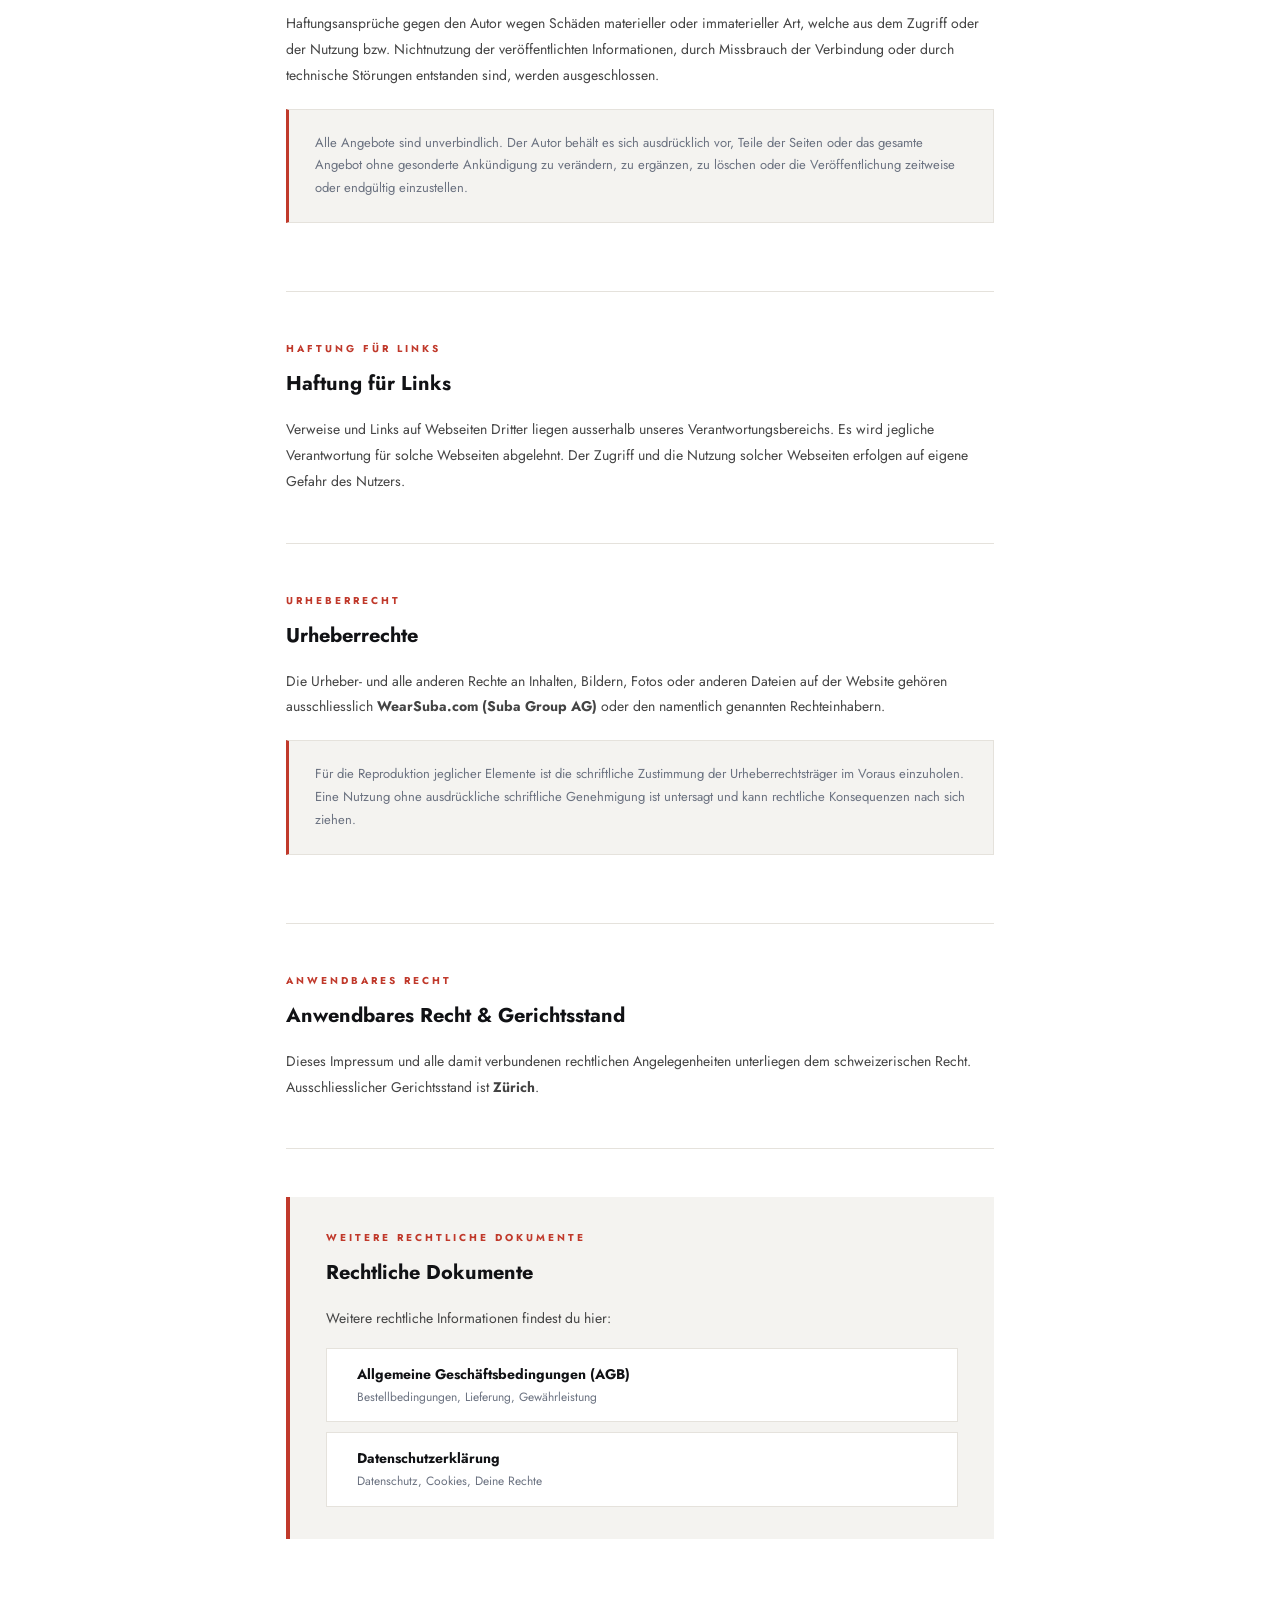
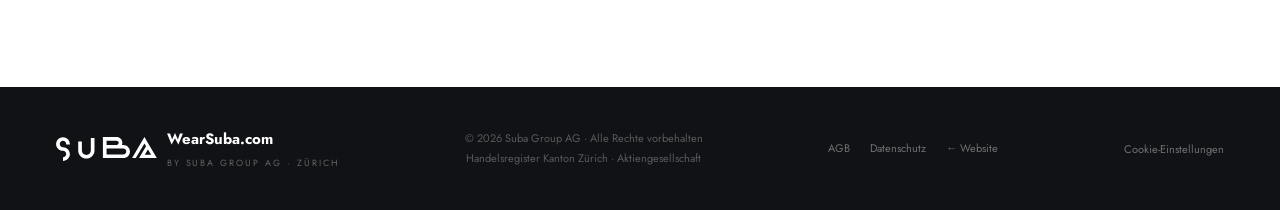
<file: impressum.html>
<!DOCTYPE html>
<html lang="de">
<head>
<meta charset="UTF-8">
<meta name="viewport" content="width=device-width, initial-scale=1.0">
<title>Impressum – WearSuba | Suba Group AG</title>
<style>
*,*::before,*::after{box-sizing:border-box;margin:0;padding:0}
:root{--ink:#111215;--ink2:#2a2d35;--mid:#6b7280;--soft:#f4f3f0;--white:#ffffff;--red:#c0392b;--border:#e5e2dc}
html{scroll-behavior:smooth}
body{font-family:'Futura PT','Futura','Jost','Century Gothic',sans-serif;background:var(--white);color:var(--ink);line-height:1.7;font-weight:400}
.nav{position:fixed;top:0;left:0;right:0;z-index:100;display:flex;align-items:center;justify-content:space-between;padding:0 56px;height:68px;background:rgba(255,255,255,0.97);backdrop-filter:blur(12px);border-bottom:1px solid var(--border)}
.nav a{text-decoration:none}
.nav-brand{display:flex;align-items:center;gap:10px}
.n-name{font-family:'Futura PT','Futura','Jost','Century Gothic',sans-serif;font-size:15px;font-weight:700;color:var(--ink)}
.n-sub{font-size:9px;letter-spacing:0.25em;color:var(--mid);text-transform:uppercase;margin-top:1px}
.nav-back{font-size:12px;font-weight:600;letter-spacing:0.06em;color:var(--mid);text-transform:uppercase;text-decoration:none;display:flex;align-items:center;gap:6px;transition:color 0.2s}
.nav-back:hover{color:var(--ink)}
.hero-imp{background:var(--ink);padding:140px 56px 80px}
.hero-imp .label{font-size:10px;letter-spacing:0.3em;text-transform:uppercase;color:rgba(255,255,255,0.4);font-weight:700;margin-bottom:16px}
.hero-imp h1{font-family:'Futura PT','Futura','Jost','Century Gothic',sans-serif;font-size:clamp(32px,4vw,56px);font-weight:800;color:#fff;line-height:1.08}
.hero-imp h1 span{color:var(--red)}
.hero-imp .meta{margin-top:20px;font-size:13px;color:rgba(255,255,255,0.4)}
.imp-wrap{max-width:820px;margin:0 auto;padding:80px 56px 100px}
.company-card{background:var(--ink);padding:48px;margin-bottom:24px;position:relative;overflow:hidden}
.company-card::before{content:'';position:absolute;top:0;left:0;width:4px;height:100%;background:var(--red)}
.company-card .cc-name{font-family:'Futura PT','Futura','Jost','Century Gothic',sans-serif;font-size:28px;font-weight:800;color:#fff;margin-bottom:6px}
.company-card .cc-brand{font-size:13px;letter-spacing:0.2em;color:rgba(255,255,255,0.4);text-transform:uppercase;margin-bottom:28px}
.cc-details{display:grid;grid-template-columns:1fr 1fr;gap:20px}
.cc-item{}
.cc-label{font-size:9px;letter-spacing:0.25em;text-transform:uppercase;color:rgba(255,255,255,0.35);font-weight:700;margin-bottom:6px}
.cc-value{font-size:14px;color:rgba(255,255,255,0.8);line-height:1.7}
.cc-value a{color:var(--red);text-decoration:none}
.cc-value a:hover{text-decoration:underline}
.imp-section{margin-bottom:48px;padding-bottom:48px;border-bottom:1px solid var(--border)}
.imp-section:last-child{border-bottom:none}
.sec-num{font-size:10px;letter-spacing:0.3em;text-transform:uppercase;color:var(--red);font-weight:700;margin-bottom:10px}
.imp-section h2{font-family:'Futura PT','Futura','Jost','Century Gothic',sans-serif;font-size:20px;font-weight:700;color:var(--ink);margin-bottom:16px}
.imp-section p{font-size:14px;color:#444;line-height:1.85;margin-bottom:14px}
.imp-section p:last-child{margin-bottom:0}
.highlight-box{background:var(--soft);border:1px solid var(--border);padding:22px 26px;margin:20px 0;border-left:3px solid var(--red)}
.highlight-box p{font-size:13px;color:var(--mid);margin:0;line-height:1.75}
.highlight-box strong{color:var(--ink)}
footer{background:var(--ink);padding:40px 56px;display:flex;justify-content:space-between;align-items:center}
.f-brand{display:flex;align-items:center;gap:10px}
.fn{font-family:'Futura PT','Futura','Jost','Century Gothic',sans-serif;font-size:15px;font-weight:700;color:#fff}
.fs{font-size:9px;letter-spacing:0.22em;color:rgba(255,255,255,0.35);text-transform:uppercase;margin-top:3px}
.f-info{font-size:11px;color:rgba(255,255,255,0.3);text-align:center;line-height:1.8}
.f-links{display:flex;gap:20px}
.f-link{font-size:11px;color:rgba(255,255,255,0.4);text-decoration:none;transition:color 0.2s}
.f-link:hover{color:#fff}
@media(max-width:768px){
  .nav{padding:0 20px}
  .imp-wrap{padding:60px 20px 80px}
  .hero-imp{padding:120px 20px 60px}
  .cc-details{grid-template-columns:1fr}
  footer{flex-direction:column;gap:18px;text-align:center;padding:30px 20px}
}
.nav-r{display:flex;align-items:center;gap:18px}
.lang-sw{display:flex}
.lang-sw a{display:inline-grid;place-items:center;min-width:30px;height:24px;padding:0 6px;font-size:11px;font-weight:600;letter-spacing:.06em;line-height:1;text-decoration:none;border:1px solid var(--ink,#111);color:var(--ink,#111);opacity:.55}
.lang-sw a+a{border-left:0}
.lang-sw a:hover{opacity:1}
.lang-sw a.on{opacity:1;background:#000;color:#fff;border-color:#000}
.lang-note{font-size:12.5px;color:var(--mid);border-left:2px solid var(--border);padding:4px 0 4px 12px;margin-bottom:28px}
@media(max-width:600px){.nav-r{gap:10px}.nav-back{font-size:10px}}
</style>
<script>
  window.va = window.va || function () { (window.vaq = window.vaq || []).push(arguments); };
</script>
<script defer src="assets/consent.js"></script>
<link rel="stylesheet" href="assets/fonts.css">
<link rel="icon" href="img/site/favicon.png">
<script>/* Neue Seite immer oben öffnen */try{history.scrollRestoration="manual"}catch(e){}addEventListener("pageshow",function(){if(!location.hash)window.scrollTo(0,0)});</script>
<link rel="alternate" hreflang="de" href="impressum.html">
<link rel="alternate" hreflang="en" href="impressum-en.html">
</head>
<body>

<nav class="nav">
  <a href="index.html" class="nav-brand">
    <img src="img/site/suba-logo-schwarz.svg" style="height:26px;width:auto" alt="SUBA">
    <div><div class="n-name">WearSuba.com</div><div class="n-sub">by Suba Group AG</div></div>
  </a>
  <div class="nav-r"><div class="lang-sw" role="group" aria-label="Sprache"><a href="impressum.html" hreflang="de" lang="de" class="on" aria-current="true">DE</a><a href="impressum-en.html" hreflang="en" lang="en">EN</a></div><a href="index.html" class="nav-back">← Zurück zur Website</a></div>
</nav>

<div class="hero-imp">
  <div class="label">Rechtliches</div>
  <h1>Impressum<span> & Angaben</span></h1>
  <div class="meta">WearSuba.com | Suba Group AG, Zürich · Stand: Mai 2026</div>
</div>

<div class="imp-wrap">

  <!-- Company Card -->
  <div class="company-card">
    <div class="cc-name">SUBA Group AG</div>
    <div class="cc-brand">Schweizer Gesellschaft · WearSuba.com</div>
    <div class="cc-details">
      <div class="cc-item"><div class="cc-label">Adresse</div><div class="cc-value">Münchhaldenstrasse 7<br>8008 Zürich<br>Schweiz</div></div>
      <div class="cc-item"><div class="cc-label">Rechtsform</div><div class="cc-value">Aktiengesellschaft (AG)</div></div>
      <div class="cc-item"><div class="cc-label">Register</div><div class="cc-value">Handelsregister Kanton Zürich</div></div>
      <div class="cc-item"><div class="cc-label">CHE-Nr.</div><div class="cc-value">CHE-175.218.730</div></div>
      <div class="cc-item"><div class="cc-label">Geschäftsführer</div><div class="cc-value">Naveen Jerith</div></div>
      <div class="cc-item"><div class="cc-label">E-Mail</div><div class="cc-value"><a href="mailto:info@wearsuba.com">info@wearsuba.com</a></div></div>
      <div class="cc-item"><div class="cc-label">Website</div><div class="cc-value"><a href="https://wearsuba.com">wearsuba.com</a></div></div>
    </div>
  </div>

  <div class="company-card" style="margin-bottom:56px">
    <div class="cc-name">SUBA Group AG – Betriebsstätte Deutschland</div>
    <div class="cc-brand">Deutsche Betriebsstätte</div>
    <div class="cc-details">
      <div class="cc-item"><div class="cc-label">Adresse</div><div class="cc-value">August-Wolff-Strasse 21<br>65203 Wiesbaden<br>Deutschland</div></div>
      <div class="cc-item"><div class="cc-label">USt-IdNr.</div><div class="cc-value">DE461852135</div></div>
      <div class="cc-item"><div class="cc-label">Steuernummer</div><div class="cc-value">09430/12686</div></div>
      <div class="cc-item"><div class="cc-label">Vertreten durch</div><div class="cc-value">Naveen Jerith, Geschäftsführer</div></div>
      <div class="cc-item"><div class="cc-label">E-Mail</div><div class="cc-value"><a href="mailto:info@wearsuba.com">info@wearsuba.com</a></div></div>
    </div>
  </div>

  <!-- Disclaimer -->
  <div class="imp-section">
    <div class="sec-num">Haftungsausschluss</div>
    <h2>Disclaimer</h2>
    <p>Der Autor übernimmt keinerlei Gewähr hinsichtlich der inhaltlichen Richtigkeit, Genauigkeit, Aktualität, Zuverlässigkeit und Vollständigkeit der Informationen auf dieser Website.</p>
    <p>Haftungsansprüche gegen den Autor wegen Schäden materieller oder immaterieller Art, welche aus dem Zugriff oder der Nutzung bzw. Nichtnutzung der veröffentlichten Informationen, durch Missbrauch der Verbindung oder durch technische Störungen entstanden sind, werden ausgeschlossen.</p>
    <div class="highlight-box">
      <p>Alle Angebote sind unverbindlich. Der Autor behält es sich ausdrücklich vor, Teile der Seiten oder das gesamte Angebot ohne gesonderte Ankündigung zu verändern, zu ergänzen, zu löschen oder die Veröffentlichung zeitweise oder endgültig einzustellen.</p>
    </div>
  </div>

  <!-- Links -->
  <div class="imp-section">
    <div class="sec-num">Haftung für Links</div>
    <h2>Haftung für Links</h2>
    <p>Verweise und Links auf Webseiten Dritter liegen ausserhalb unseres Verantwortungsbereichs. Es wird jegliche Verantwortung für solche Webseiten abgelehnt. Der Zugriff und die Nutzung solcher Webseiten erfolgen auf eigene Gefahr des Nutzers.</p>
  </div>

  <!-- Copyright -->
  <div class="imp-section">
    <div class="sec-num">Urheberrecht</div>
    <h2>Urheberrechte</h2>
    <p>Die Urheber- und alle anderen Rechte an Inhalten, Bildern, Fotos oder anderen Dateien auf der Website gehören ausschliesslich <strong>WearSuba.com (Suba Group AG)</strong> oder den namentlich genannten Rechteinhabern.</p>
    <div class="highlight-box">
      <p>Für die Reproduktion jeglicher Elemente ist die schriftliche Zustimmung der Urheberrechtsträger im Voraus einzuholen. Eine Nutzung ohne ausdrückliche schriftliche Genehmigung ist untersagt und kann rechtliche Konsequenzen nach sich ziehen.</p>
    </div>
  </div>

  <!-- Applicable Law -->
  <div class="imp-section">
    <div class="sec-num">Anwendbares Recht</div>
    <h2>Anwendbares Recht & Gerichtsstand</h2>
    <p>Dieses Impressum und alle damit verbundenen rechtlichen Angelegenheiten unterliegen dem schweizerischen Recht. Ausschliesslicher Gerichtsstand ist <strong>Zürich</strong>.</p>
  </div>

  <!-- Links to other legal pages -->
  <div class="imp-section" style="background:var(--soft);padding:32px 36px;border-left:4px solid var(--red)">
    <div class="sec-num">Weitere rechtliche Dokumente</div>
    <h2>Rechtliche Dokumente</h2>
    <p>Weitere rechtliche Informationen findest du hier:</p>
    <div style="display:flex;flex-direction:column;gap:10px;margin-top:16px">
      <a href="agb.html" style="display:flex;align-items:center;gap:12px;padding:14px 18px;background:var(--white);border:1px solid var(--border);text-decoration:none;transition:border-color 0.25s" onmouseover="this.style.borderColor='#c0392b'" onmouseout="this.style.borderColor='#e5e2dc'">
        <span style="font-size:18px"></span>
        <div><div style="font-family:'Futura PT','Futura','Jost','Century Gothic',sans-serif;font-size:14px;font-weight:700;color:var(--ink)">Allgemeine Geschäftsbedingungen (AGB)</div><div style="font-size:12px;color:var(--mid)">Bestellbedingungen, Lieferung, Gewährleistung</div></div>
      </a>
      <a href="datenschutz.html" style="display:flex;align-items:center;gap:12px;padding:14px 18px;background:var(--white);border:1px solid var(--border);text-decoration:none;transition:border-color 0.25s" onmouseover="this.style.borderColor='#c0392b'" onmouseout="this.style.borderColor='#e5e2dc'">
        <span style="font-size:18px"></span>
        <div><div style="font-family:'Futura PT','Futura','Jost','Century Gothic',sans-serif;font-size:14px;font-weight:700;color:var(--ink)">Datenschutzerklärung</div><div style="font-size:12px;color:var(--mid)">Datenschutz, Cookies, Deine Rechte</div></div>
      </a>
    </div>
  </div>

</div>

<footer>
  <div class="f-brand">
    <img src="img/site/suba-logo-weiss.svg" style="height:24px;width:auto" alt="SUBA">
    <div><div class="fn">WearSuba.com</div><div class="fs">by Suba Group AG · Zürich</div></div>
  </div>
  <div class="f-info">© 2026 Suba Group AG · Alle Rechte vorbehalten<br>Handelsregister Kanton Zürich · Aktiengesellschaft</div>
  <div class="f-links">
    <a href="agb.html" class="f-link">AGB</a>
    <a href="datenschutz.html" class="f-link">Datenschutz</a>
    <a href="index.html" class="f-link">← Website</a>
  </div>
  <button type="button" class="f-link" data-cookie-settings style="background:none;border:0;padding:0;cursor:pointer;font-family:inherit">Cookie-Einstellungen</button>
</footer>

</body>
</html>
</file>
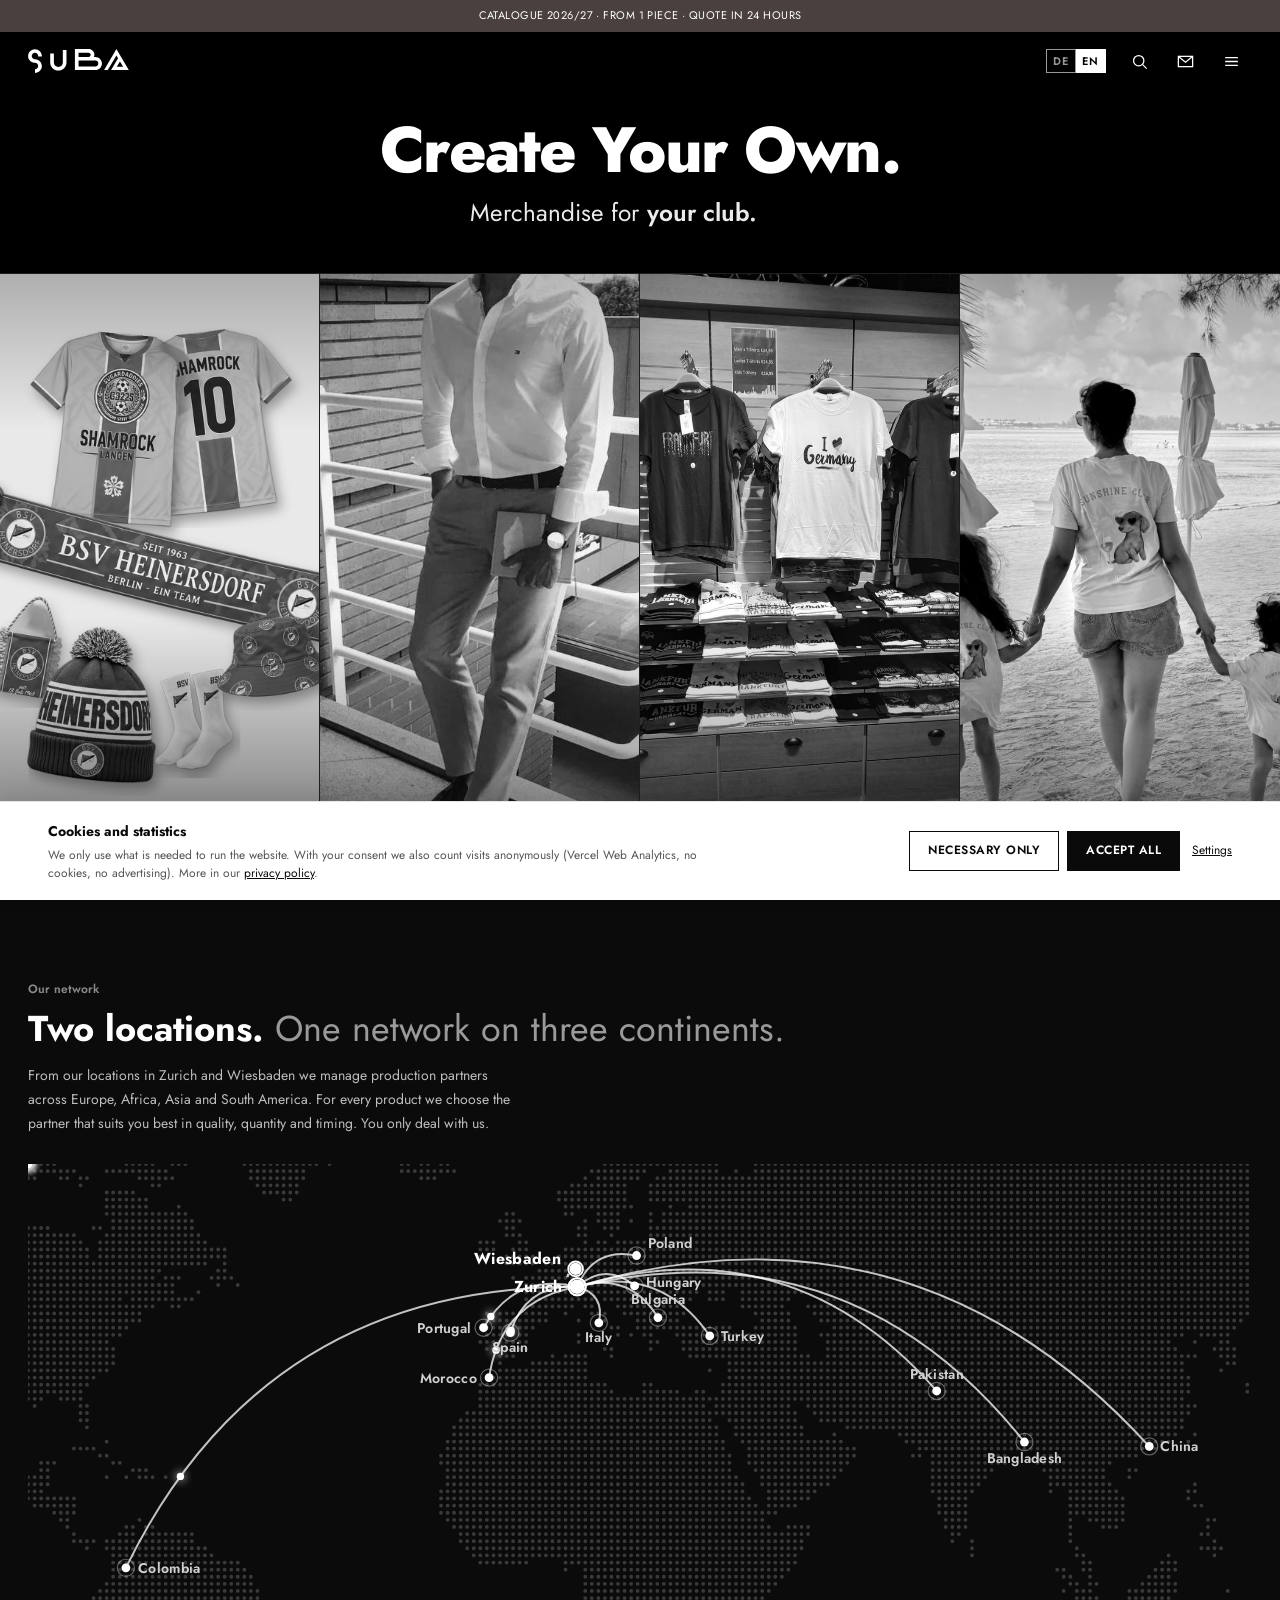
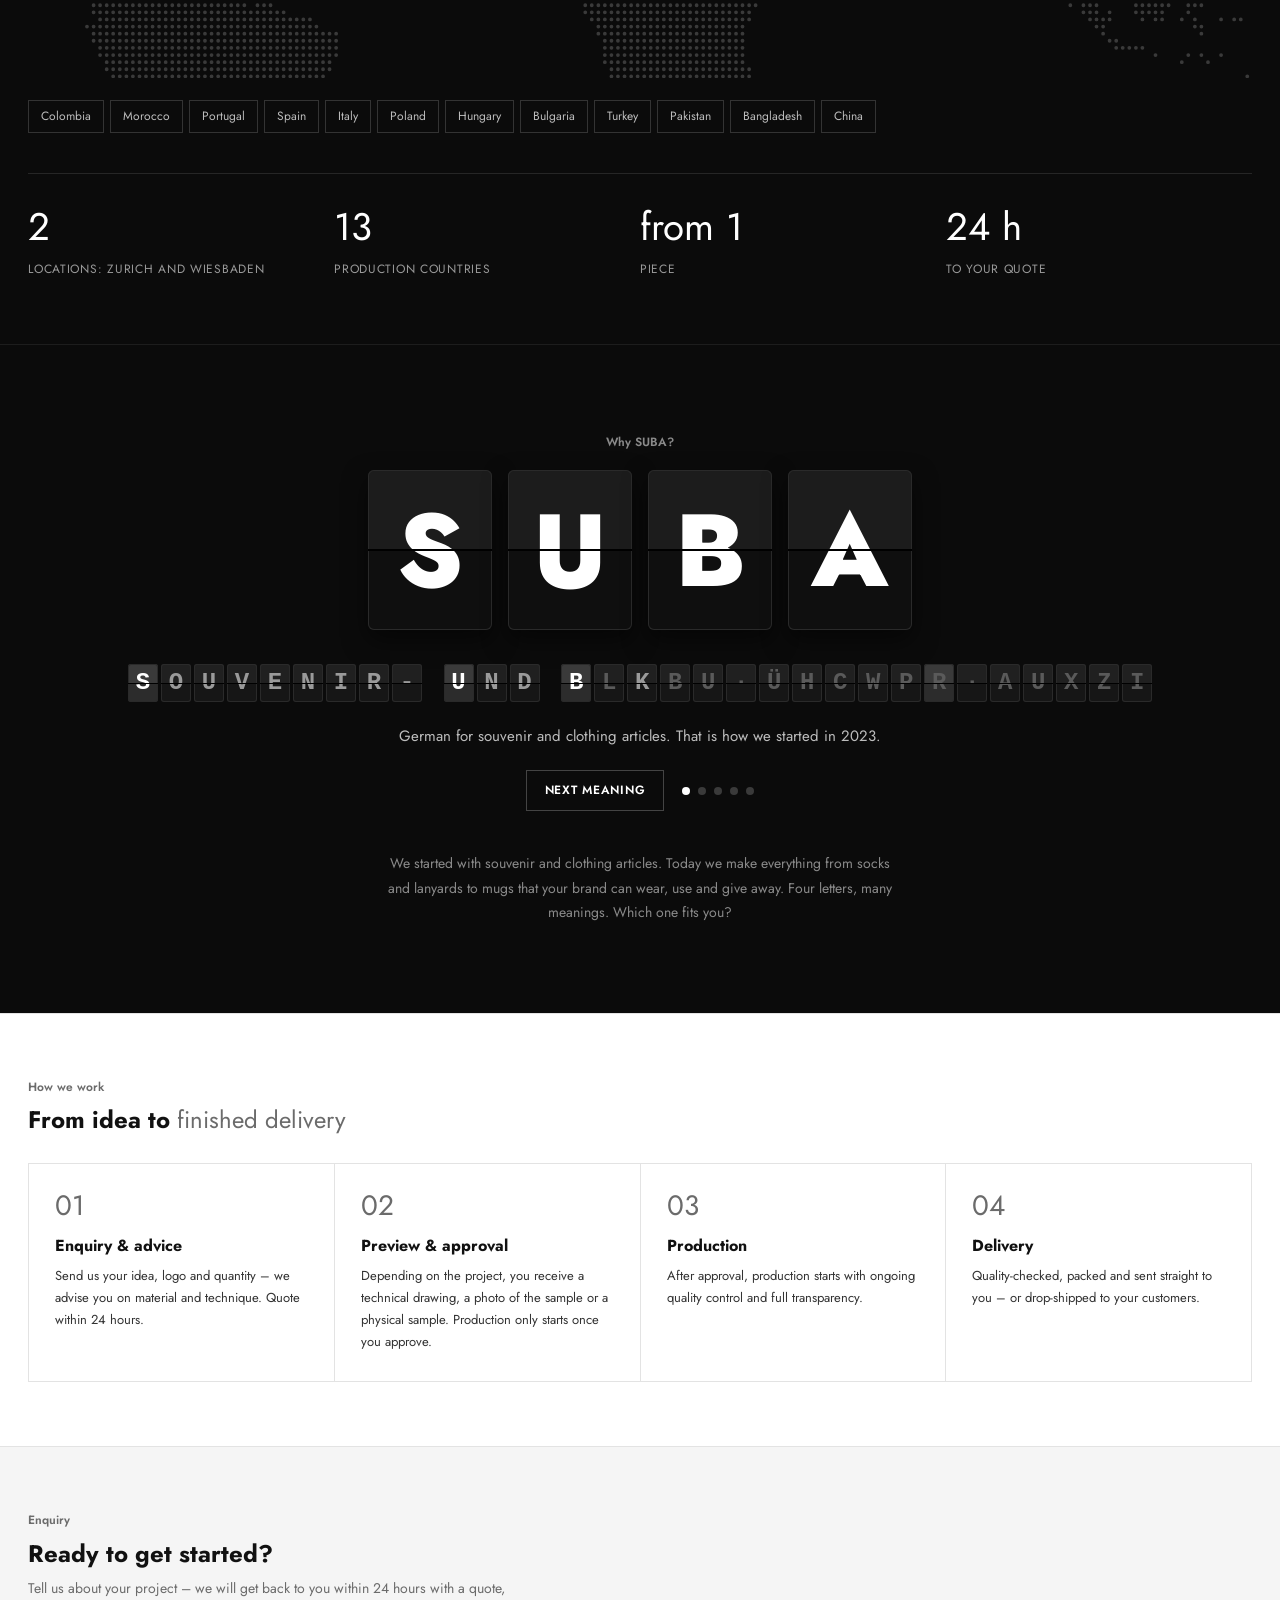
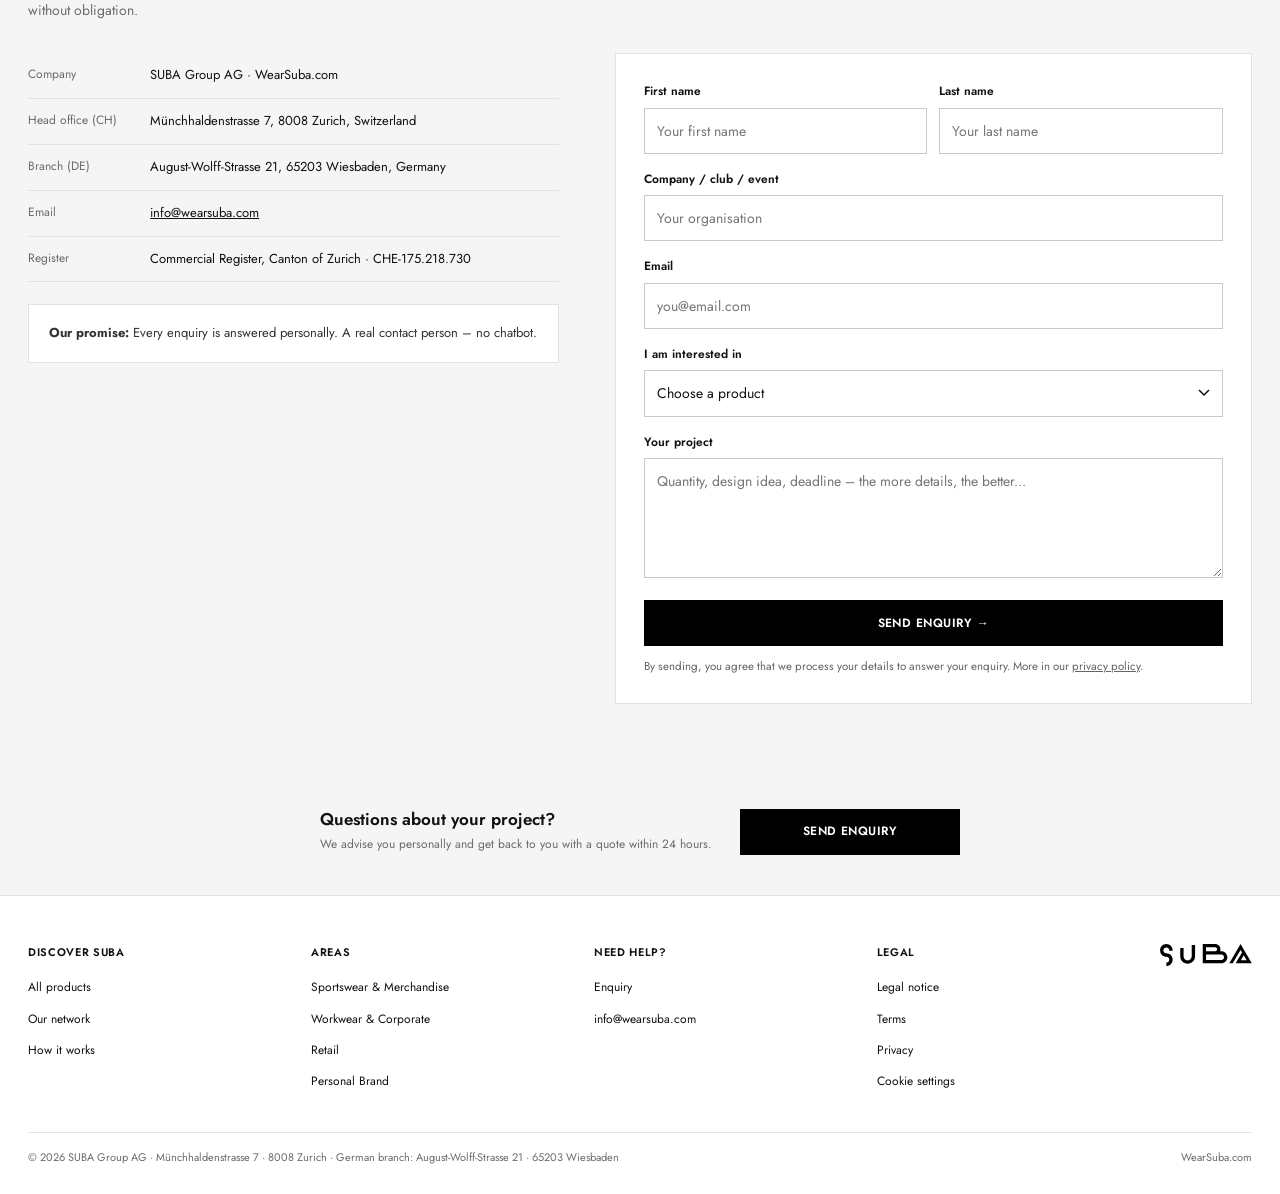
<file: index-en.html>
<!DOCTYPE html>
<html lang="en">
<head>
<meta charset="UTF-8">
<meta name="viewport" content="width=device-width, initial-scale=1.0">
<title>WearSuba – Textiles, Merchandise & Souvenirs from Switzerland</title>
<meta name="description" content="WearSuba by Suba Group AG, Zurich: sportswear, merchandise, workwear, corporate wear, ceramics and souvenirs with your logo. Product catalogue and a quote within 24 hours.">
<link rel="icon" href="img/site/favicon.png">
<link rel="alternate" hreflang="de" href="index.html">
<link rel="alternate" hreflang="en" href="index-en.html">
<link rel="stylesheet" href="assets/suba.css">
<script>
  window.va = window.va || function () { (window.vaq = window.vaq || []).push(arguments); };
</script>
<script defer src="assets/consent.js"></script>
<link rel="stylesheet" href="assets/fonts.css">
<script>/* Neue Seite immer oben öffnen */try{history.scrollRestoration="manual"}catch(e){}addEventListener("pageshow",function(){if(!location.hash)window.scrollTo(0,0)});</script>
</head>
<body>
<div data-suba-nav data-variant="hero"></div>

<main>
<section class="hero-panels" id="home" aria-label="Areas">
  <div class="hero-claim" aria-hidden="false">
    <h1>Create Your Own.</h1>
    <p>Merchandise for <span class="hc-rot" id="hcRot"><span class="on">your club.</span><span>your company.</span><span>your city.</span><span>your brand.</span></span></p>
  </div>
  <a class="hp" href="produkte.html?bereich=sportswear" data-bereich="sportswear"><span class="hp-bg" style="background-image:url('img/site/panel-sportswear-suba.jpg')"></span><span class="hp-t"><span class="hp-n">Sportswear &amp; Merchandise</span><span class="hp-s">Clubs · Teams · Fans</span></span></a>
  <a class="hp" href="produkte.html?bereich=workwear" data-bereich="workwear"><span class="hp-bg" style="background-image:url('img/site/panel-workwear.jpg')"></span><span class="hp-t"><span class="hp-n">Workwear &amp; Corporate</span><span class="hp-s">Hotels · Hospitality · Companies</span></span></a>
  <a class="hp" href="produkte.html?bereich=retail" data-bereich="retail"><span class="hp-bg" style="background-image:url('img/site/panel-retail-handel.jpg')"></span><span class="hp-t"><span class="hp-n">Retail</span><span class="hp-s">Souvenirs · City merchandise · Retail</span></span></a>
  <a class="hp" href="produkte.html?bereich=personal-brand" data-bereich="personal-brand"><span class="hp-bg" style="background-image:url('img/referenzen/nido55-strand-partnerlook.jpg');background-position:center 40%"></span><span class="hp-t"><span class="hp-n">Personal Brand</span><span class="hp-s">Your own logo · Your own collection</span></span></a>
</section>

<section class="network" id="netzwerk" aria-labelledby="nwT">
  <div class="nw-head">
    <div class="label">Our network</div>
    <h2 id="nwT">Two locations. <em>One network on three continents.</em></h2>
    <p>From our locations in Zurich and Wiesbaden we manage production partners across Europe, Africa, Asia and South America. For every product we choose the partner that suits you best in quality, quantity and timing. You only deal with us.</p>
  </div>
  <div class="nw-stage"><svg class="nw-map" viewBox="0 0 1000 420" role="img" aria-labelledby="nwT">
<image href="img/site/weltkarte-punkte.svg" x="0" y="0" width="1000" height="420"/>
<g class="nw-route" data-k="kolumbien"><path class="nw-arc" d="M80.0 330.0 Q192.4 99.4 448.8 100.3" pathLength="1" style="animation-delay:0.00s"/><circle class="nw-mover" r="3"><animateMotion dur="3.8s" begin="1.20s" repeatCount="indefinite" path="M80.0 330.0 Q192.4 99.4 448.8 100.3"/></circle></g><g class="nw-route" data-k="marokko"><path class="nw-arc" d="M376.8 174.6 Q386.2 111.7 448.8 100.3" pathLength="1" style="animation-delay:0.22s"/><circle class="nw-mover" r="3"><animateMotion dur="2.4s" begin="1.42s" repeatCount="indefinite" path="M376.8 174.6 Q386.2 111.7 448.8 100.3"/></circle></g><g class="nw-route" data-k="portugal"><path class="nw-arc" d="M372.3 133.8 Q398.1 88.6 448.8 100.3" pathLength="1" style="animation-delay:0.44s"/><circle class="nw-mover" r="3"><animateMotion dur="2.3s" begin="1.64s" repeatCount="indefinite" path="M372.3 133.8 Q398.1 88.6 448.8 100.3"/></circle></g><g class="nw-route" data-k="spanien"><path class="nw-arc" d="M394.2 137.8 Q406.9 97.7 448.8 100.3" pathLength="1" style="animation-delay:0.66s"/><circle class="nw-mover" r="3"><animateMotion dur="2.3s" begin="1.86s" repeatCount="indefinite" path="M394.2 137.8 Q406.9 97.7 448.8 100.3"/></circle></g><g class="nw-route" data-k="italien"><path class="nw-arc" d="M466.5 129.8 Q471.7 106.7 448.8 100.3" pathLength="1" style="animation-delay:0.88s"/><circle class="nw-mover" r="3"><animateMotion dur="2.1s" begin="2.08s" repeatCount="indefinite" path="M466.5 129.8 Q471.7 106.7 448.8 100.3"/></circle></g><g class="nw-route" data-k="polen"><path class="nw-arc" d="M497.3 74.8 Q462.6 67.7 448.8 100.3" pathLength="1" style="animation-delay:1.10s"/><circle class="nw-mover" r="3"><animateMotion dur="2.2s" begin="2.30s" repeatCount="indefinite" path="M497.3 74.8 Q462.6 67.7 448.8 100.3"/></circle></g><g class="nw-route" data-k="ungarn"><path class="nw-arc" d="M495.7 99.6 Q472.0 79.9 448.8 100.3" pathLength="1" style="animation-delay:1.32s"/><circle class="nw-mover" r="3"><animateMotion dur="2.2s" begin="2.52s" repeatCount="indefinite" path="M495.7 99.6 Q472.0 79.9 448.8 100.3"/></circle></g><g class="nw-route" data-k="bulgarien"><path class="nw-arc" d="M514.8 125.5 Q491.5 87.5 448.8 100.3" pathLength="1" style="animation-delay:1.54s"/><circle class="nw-mover" r="3"><animateMotion dur="2.3s" begin="2.74s" repeatCount="indefinite" path="M514.8 125.5 Q491.5 87.5 448.8 100.3"/></circle></g><g class="nw-route" data-k="tuerkei"><path class="nw-arc" d="M557.1 140.5 Q517.1 82.3 448.8 100.3" pathLength="1" style="animation-delay:1.76s"/><circle class="nw-mover" r="3"><animateMotion dur="2.5s" begin="2.96s" repeatCount="indefinite" path="M557.1 140.5 Q517.1 82.3 448.8 100.3"/></circle></g><g class="nw-route" data-k="pakistan"><path class="nw-arc" d="M742.6 185.5 Q623.0 49.0 448.8 100.3" pathLength="1" style="animation-delay:1.98s"/><circle class="nw-mover" r="3"><animateMotion dur="3.3s" begin="3.18s" repeatCount="indefinite" path="M742.6 185.5 Q623.0 49.0 448.8 100.3"/></circle></g><g class="nw-route" data-k="bangladesch"><path class="nw-arc" d="M814.3 227.2 Q671.6 48.4 448.8 100.3" pathLength="1" style="animation-delay:2.20s"/><circle class="nw-mover" r="3"><animateMotion dur="3.6s" begin="3.40s" repeatCount="indefinite" path="M814.3 227.2 Q671.6 48.4 448.8 100.3"/></circle></g><g class="nw-route" data-k="china"><path class="nw-arc" d="M916.3 230.8 Q723.4 19.5 448.8 100.3" pathLength="1" style="animation-delay:2.42s"/><circle class="nw-mover" r="3"><animateMotion dur="4.0s" begin="3.62s" repeatCount="indefinite" path="M916.3 230.8 Q723.4 19.5 448.8 100.3"/></circle></g><path class="nw-link" d="M447.5 85.7 Q433.5 93.0 448.8 100.3"/>
<g class="nw-hub"><circle class="nw-pulse" cx="448.8" cy="100.3" r="7"/><circle class="nw-pulse p2" cx="448.8" cy="100.3" r="7"/><circle cx="448.8" cy="100.3" r="6" fill="#fff"/><text x="436.8" y="104.3" text-anchor="end" class="nw-hubt">Zurich</text></g>
<g class="nw-hub"><circle class="nw-pulse" cx="447.5" cy="85.7" r="6" style="animation-delay:.6s"/><circle cx="447.5" cy="85.7" r="5" fill="#fff"/><text x="435.5" y="81.7" text-anchor="end" class="nw-hubt">Wiesbaden</text></g><g class="nw-pt" data-k="kolumbien" tabindex="0" role="button" aria-label="Colombia"><circle class="nw-ring" cx="80.0" cy="330.0" r="7"/><circle class="nw-dot" cx="80.0" cy="330.0" r="3.6"/><text x="90.0" y="334.0" text-anchor="start">Colombia</text></g><g class="nw-pt" data-k="marokko" tabindex="0" role="button" aria-label="Morocco"><circle class="nw-ring" cx="376.8" cy="174.6" r="7"/><circle class="nw-dot" cx="376.8" cy="174.6" r="3.6"/><text x="366.8" y="178.6" text-anchor="end">Morocco</text></g><g class="nw-pt" data-k="portugal" tabindex="0" role="button" aria-label="Portugal"><circle class="nw-ring" cx="372.3" cy="133.8" r="7"/><circle class="nw-dot" cx="372.3" cy="133.8" r="3.6"/><text x="362.3" y="137.8" text-anchor="end">Portugal</text></g><g class="nw-pt" data-k="spanien" tabindex="0" role="button" aria-label="Spain"><circle class="nw-ring" cx="394.2" cy="137.8" r="7"/><circle class="nw-dot" cx="394.2" cy="137.8" r="3.6"/><text x="394.2" y="153.8" text-anchor="middle">Spain</text></g><g class="nw-pt" data-k="italien" tabindex="0" role="button" aria-label="Italy"><circle class="nw-ring" cx="466.5" cy="129.8" r="7"/><circle class="nw-dot" cx="466.5" cy="129.8" r="3.6"/><text x="466.5" y="145.8" text-anchor="middle">Italy</text></g><g class="nw-pt" data-k="polen" tabindex="0" role="button" aria-label="Poland"><circle class="nw-ring" cx="497.3" cy="74.8" r="7"/><circle class="nw-dot" cx="497.3" cy="74.8" r="3.6"/><text x="506.3" y="68.8" text-anchor="start">Poland</text></g><g class="nw-pt" data-k="ungarn" tabindex="0" role="button" aria-label="Hungary"><circle class="nw-ring" cx="495.7" cy="99.6" r="7"/><circle class="nw-dot" cx="495.7" cy="99.6" r="3.6"/><text x="504.7" y="100.6" text-anchor="start">Hungary</text></g><g class="nw-pt" data-k="bulgarien" tabindex="0" role="button" aria-label="Bulgaria"><circle class="nw-ring" cx="514.8" cy="125.5" r="7"/><circle class="nw-dot" cx="514.8" cy="125.5" r="3.6"/><text x="514.8" y="114.5" text-anchor="middle">Bulgaria</text></g><g class="nw-pt" data-k="tuerkei" tabindex="0" role="button" aria-label="Turkey"><circle class="nw-ring" cx="557.1" cy="140.5" r="7"/><circle class="nw-dot" cx="557.1" cy="140.5" r="3.6"/><text x="566.1" y="144.5" text-anchor="start">Turkey</text></g><g class="nw-pt" data-k="pakistan" tabindex="0" role="button" aria-label="Pakistan"><circle class="nw-ring" cx="742.6" cy="185.5" r="7"/><circle class="nw-dot" cx="742.6" cy="185.5" r="3.6"/><text x="742.6" y="175.5" text-anchor="middle">Pakistan</text></g><g class="nw-pt" data-k="bangladesch" tabindex="0" role="button" aria-label="Bangladesh"><circle class="nw-ring" cx="814.3" cy="227.2" r="7"/><circle class="nw-dot" cx="814.3" cy="227.2" r="3.6"/><text x="814.3" y="244.2" text-anchor="middle">Bangladesh</text></g><g class="nw-pt" data-k="china" tabindex="0" role="button" aria-label="China"><circle class="nw-ring" cx="916.3" cy="230.8" r="7"/><circle class="nw-dot" cx="916.3" cy="230.8" r="3.6"/><text x="925.3" y="234.8" text-anchor="start">China</text></g>
</svg></div>
  <div class="nw-names"><span data-k="kolumbien" tabindex="0">Colombia</span><span data-k="marokko" tabindex="0">Morocco</span><span data-k="portugal" tabindex="0">Portugal</span><span data-k="spanien" tabindex="0">Spain</span><span data-k="italien" tabindex="0">Italy</span><span data-k="polen" tabindex="0">Poland</span><span data-k="ungarn" tabindex="0">Hungary</span><span data-k="bulgarien" tabindex="0">Bulgaria</span><span data-k="tuerkei" tabindex="0">Turkey</span><span data-k="pakistan" tabindex="0">Pakistan</span><span data-k="bangladesch" tabindex="0">Bangladesh</span><span data-k="china" tabindex="0">China</span></div>
  <div class="nw-stats"><div><b>2</b><span>Locations: Zurich and Wiesbaden</span></div><div><b>13</b><span>Production countries</span></div><div><b>from 1</b><span>piece</span></div><div><b>24 h</b><span>to your quote</span></div></div>
</section>


<section class="why-suba" id="warum-suba" aria-labelledby="wsT">
  <div class="ws-in">
    <div class="label">Why SUBA?</div>
    <h2 id="wsT" class="ws-letters" aria-label="SUBA"><span>S</span><span>U</span><span>B</span><span>A</span></h2>
    <p class="ws-board" id="wsBoard" aria-live="polite">Souvenir- und Bekleidungsartikel</p>
    <p class="ws-desc" id="wsDesc">German for souvenir and clothing articles. That is how we started in 2023.</p>
    <div class="ws-ctl"><button type="button" class="ws-next" id="wsNext">Next meaning</button><span class="ws-dots" id="wsDots"></span></div>
    <p class="ws-note">We started with souvenir and clothing articles. Today we make everything from socks and lanyards to mugs that your brand can wear, use and give away. Four letters, many meanings. Which one fits you?</p>
  </div>
  <script type="application/json" id="wsData">[{"t": "[S]ouvenir- [u]nd [B]ekleidungs[a]rtikel", "d": "German for souvenir and clothing articles. That is how we started in 2023."}, {"t": "[S]tadt- [u]nd [B]randing-[A]rtikel", "d": "City and branding articles: souvenirs and merchandise with motifs for cities and regions."}, {"t": "[S]onderproduktion [u]nd [B]randing-[A]rtikel", "d": "Special production and branding articles: everything you can't buy off the rack."}, {"t": "[S]wift · [U]ncomplicated · [B]espoke · [A]s few as 1", "d": "A quote within 24 hours, one contact person, even small quantities."}, {"t": "[S]wiss [U]nique [B]randed [A]pparel", "d": "Swiss standards, uniquely branded."}]</script>
</section>

<section class="process" id="process">
  <div class="reveal"><div class="label">How we work</div><h2>From idea to <em>finished delivery</em></h2></div>
  <ol class="steps four">
    <li class="reveal"><h3>Enquiry & advice</h3><p>Send us your idea, logo and quantity – we advise you on material and technique. Quote within 24 hours.</p></li>
    <li class="reveal"><h3>Preview & approval</h3><p>Depending on the project, you receive a technical drawing, a photo of the sample or a physical sample. Production only starts once you approve.</p></li>
    <li class="reveal"><h3>Production</h3><p>After approval, production starts with ongoing quality control and full transparency.</p></li>
    <li class="reveal"><h3>Delivery</h3><p>Quality-checked, packed and sent straight to you – or drop-shipped to your customers.</p></li>
  </ol>
</section>

<section class="contact" id="contact">
  <div class="reveal"><div class="label">Enquiry</div><h2>Ready to get started?</h2><div class="contact-sub">Tell us about your project – we will get back to you within 24 hours with a quote, without obligation.</div></div>
  <div class="contact-grid">
    <div class="contact-info reveal">
      <div class="c-detail"><span class="c-label">Company</span><span class="c-val">SUBA Group AG · WearSuba.com</span></div>
      <div class="c-detail"><span class="c-label">Head office (CH)</span><span class="c-val">Münchhaldenstrasse 7, 8008 Zurich, Switzerland</span></div>
      <div class="c-detail"><span class="c-label">Branch (DE)</span><span class="c-val">August-Wolff-Strasse 21, 65203 Wiesbaden, Germany</span></div>
      <div class="c-detail"><span class="c-label">Email</span><span class="c-val"><a href="mailto:info@wearsuba.com">info@wearsuba.com</a></span></div>
      <div class="c-detail"><span class="c-label">Register</span><span class="c-val">Commercial Register, Canton of Zurich · CHE-175.218.730</span></div>
      <div class="contact-promise"><div class="cp-text"><strong>Our promise:</strong> Every enquiry is answered personally. A real contact person – no chatbot.</div></div>
    </div>
    <div class="reveal">
      <form id="contactForm" action="https://formspree.io/f/mzdqnbly" method="POST">
        <div class="form-row">
          <div class="form-g"><label>First name</label><input type="text" name="Vorname" placeholder="Your first name" required></div>
          <div class="form-g"><label>Last name</label><input type="text" name="Nachname" placeholder="Your last name" required></div>
        </div>
        <div class="form-g"><label>Company / club / event</label><input type="text" name="Firma" placeholder="Your organisation"></div>
        <div class="form-g"><label>Email</label><input type="email" name="Email" placeholder="you@email.com" required></div>
        <div class="form-g"><label>I am interested in</label>
          <select name="Interesse"><option value="">Choose a product</option><option>T-Shirts & Tops</option><option>Caps & Headwear</option><option>Sportswear & Jerseys</option><option>Corporate & Workwear</option><option>Mugs & Drinkware</option><option>Souvenirs & Gifts</option><option>Complete merchandise package</option><option>Other</option></select>
        </div>
        <div class="form-g"><label>Your project</label><textarea name="Nachricht" placeholder="Quantity, design idea, deadline – the more details, the better..." required></textarea></div>
        <input type="hidden" name="_subject" value="Neue Anfrage über WearSuba.com (EN)">
        <input type="hidden" name="Sprache" value="Englisch">
        <button class="btn-send" type="submit" id="submitBtn">Send enquiry →</button>
      </form>
      <div id="formSuccess" style="display:none;background:rgba(255,255,255,0.06);border:1px solid rgba(255,255,255,0.15);padding:24px;text-align:center;margin-top:16px">
        <div style="font-family:'Futura PT','Futura','Jost','Century Gothic',sans-serif;font-size:16px;font-weight:700;color:#fff;margin-bottom:8px">Thank you for your enquiry!</div>
        <div style="font-size:13px;color:rgba(255,255,255,0.6)">We will get back to you within 24 hours.</div>
      </div>
    </div>

  </div>
</section>

</main>
<div data-suba-footer></div>



<script src="assets/i18n-en.js"></script>
<script src="assets/suba.js"></script>
<script src="assets/spamschutz.js"></script>
<script>SUBA.init("home");</script>

</body>
</html>
</file>
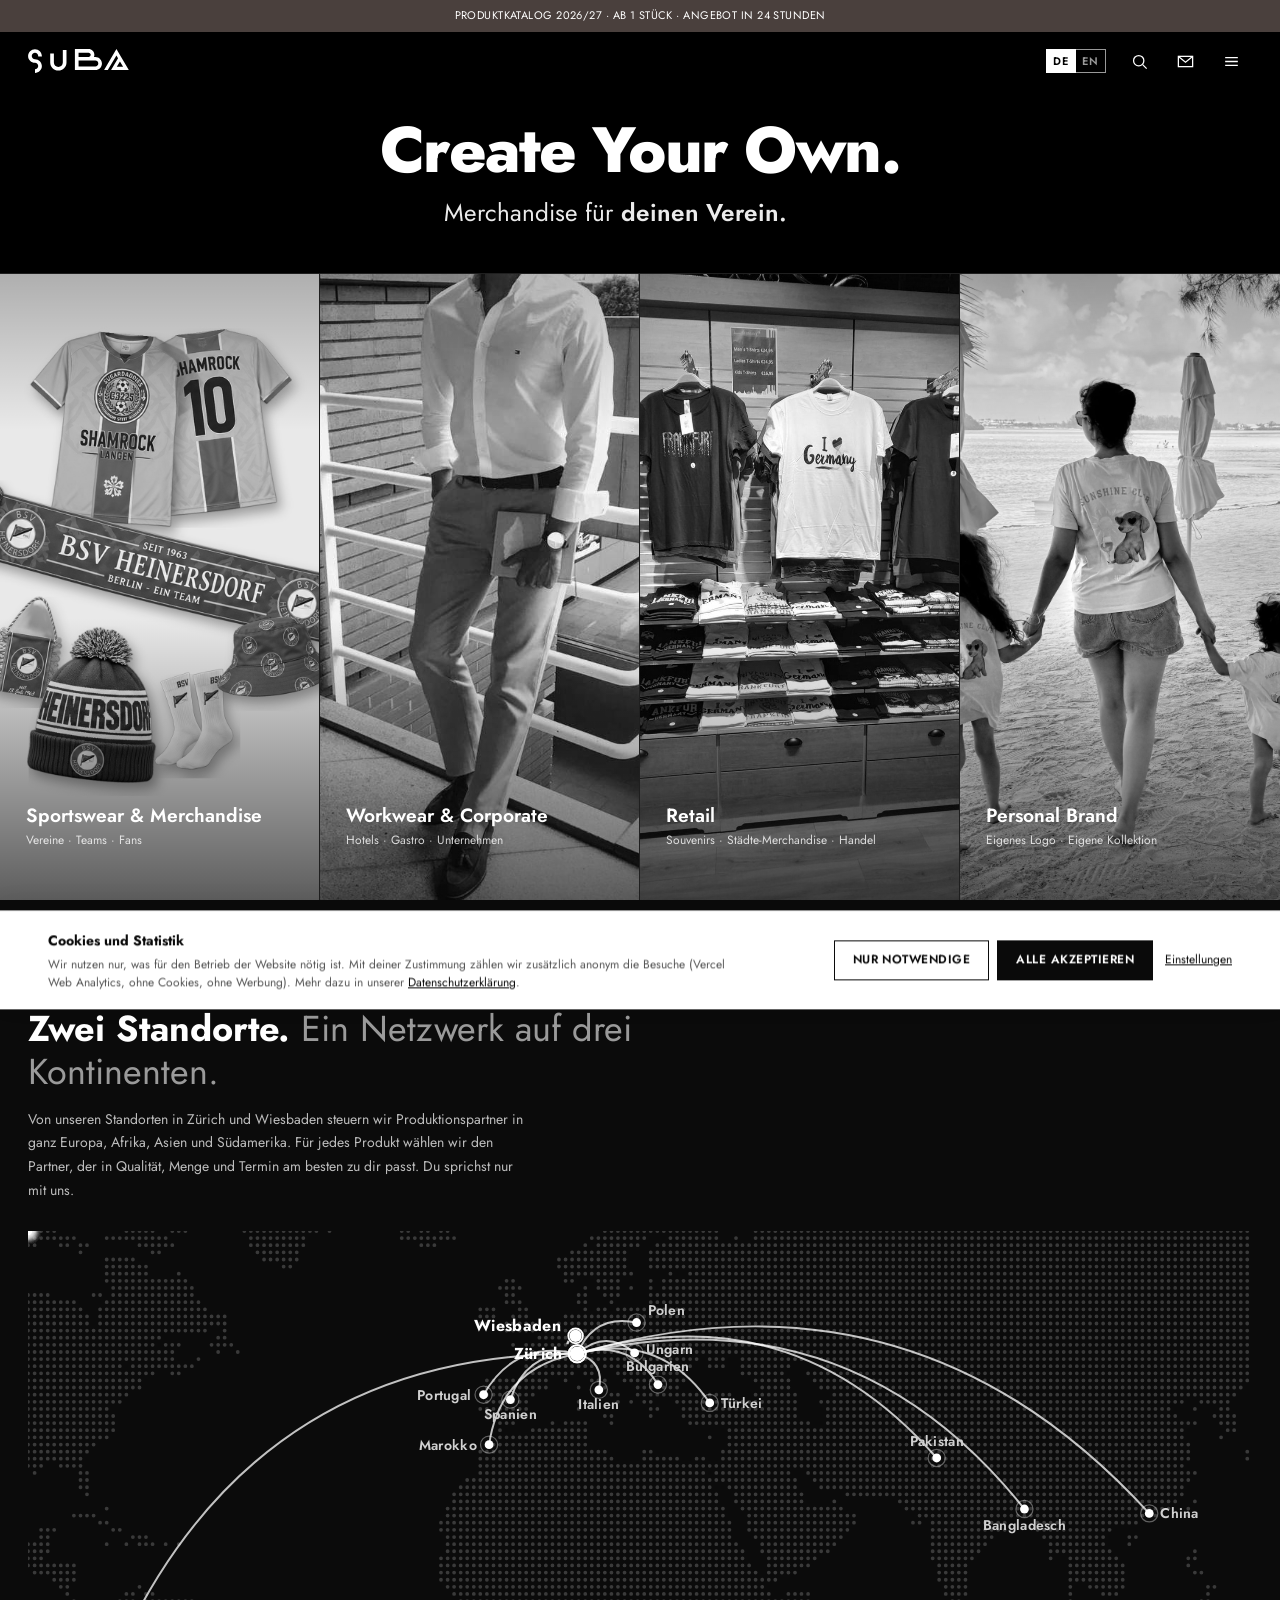
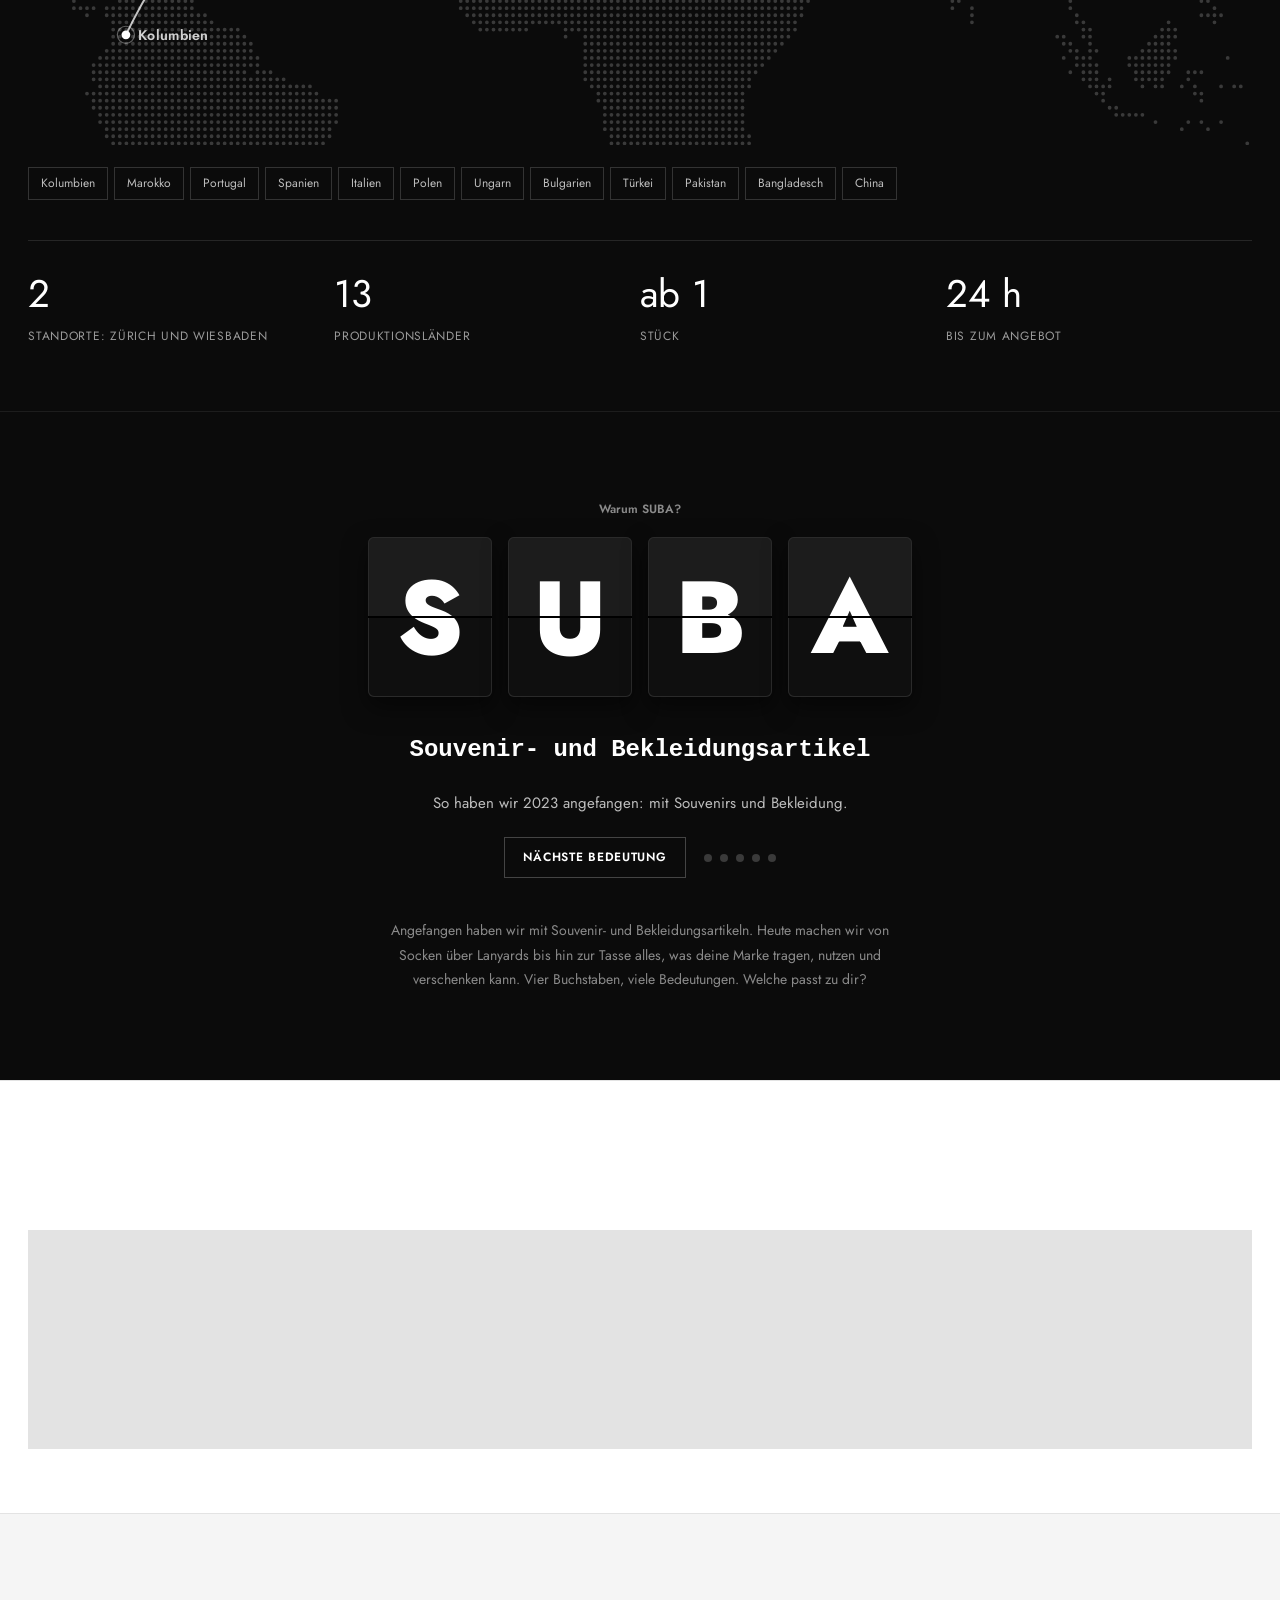
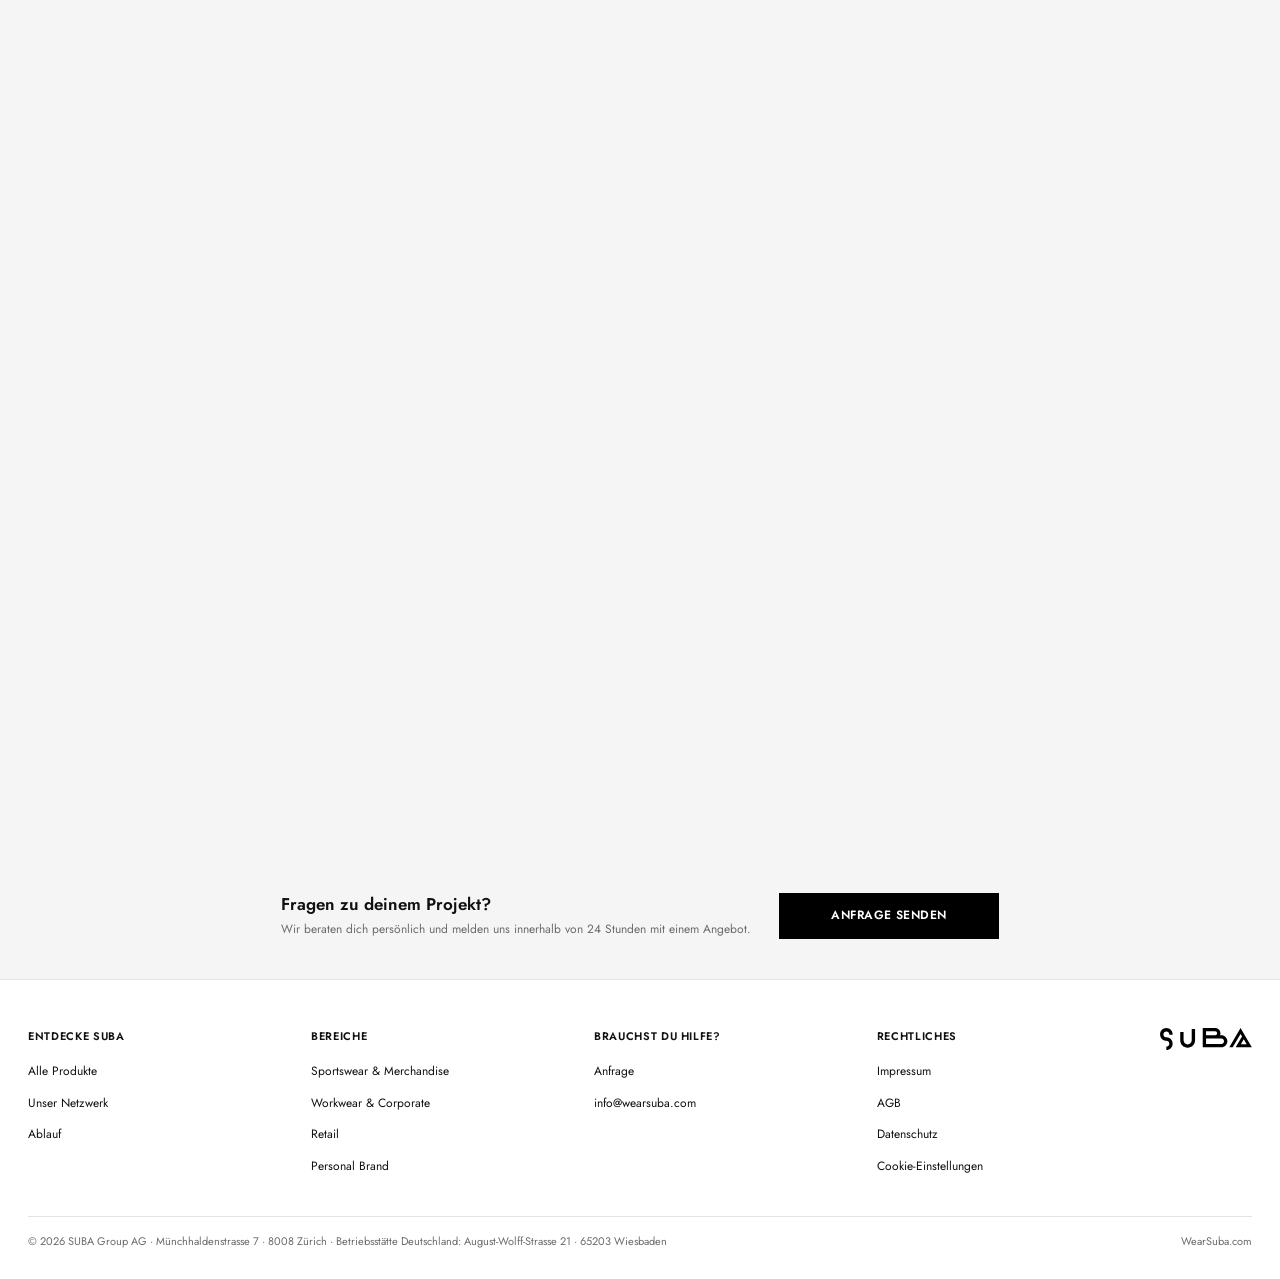
<file: konfiguratoren.html>
<!DOCTYPE html>
<html lang="de">
<head>
<meta charset="UTF-8">
<meta name="viewport" content="width=device-width, initial-scale=1.0">
<title>Selbst gestalten – WearSuba | Suba Group AG</title>
<meta name="description" content="Gestalte Schals, Trikots, Beanies, Tassen und Handtücher online und frag unverbindlich an.">
<link rel="icon" href="img/site/favicon.png">
<link rel="stylesheet" href="assets/suba.css">
<script>window.va = window.va || function () { (window.vaq = window.vaq || []).push(arguments); };</script>
<script defer src="assets/consent.js"></script>
<link rel="stylesheet" href="assets/fonts.css">
<script>/* Neue Seite immer oben öffnen */try{history.scrollRestoration="manual"}catch(e){}addEventListener("pageshow",function(){if(!location.hash)window.scrollTo(0,0)});</script>
</head>
<body>
<div data-suba-nav></div>
<main>
<header class="page-hero"><div class="ph-bg" style="background-image:url('img/kategorien/kat-schals.jpg')"></div>
  <div><nav class="crumbs" aria-label="Brotkrumen"><a href="index.html">Start</a><svg viewBox="0 0 10 10" aria-hidden="true"><path d="M3 1l4 4-4 4"/></svg><span aria-current="page">Selbst gestalten</span></nav>
  <h1>Selbst gestalten</h1>
  <p>Wähle Produkt und Menge, gestalte Farben, Logo und Text und sieh den Richtpreis. Danach schickst du uns eine unverbindliche Anfrage. Unsere Grafiker prüfen jedes Design und senden dir die finale Druckdatei zur Freigabe.</p></div>
</header>
<section class="block"><div class="block-head"><h2>Wähle deinen Konfigurator</h2><p>Jeder Konfigurator ist mit allen passenden Produkten verknüpft, egal in welchem Bereich du sie findest.</p></div>
<div class="tile-grid" id="kf-list"></div></section>
</main>
<div data-suba-footer></div>
<script src="assets/i18n-en.js"></script>
<script src="assets/suba.js"></script>
<script>SUBA.init("konfiguratoren");</script>
</body>
</html>
</file>
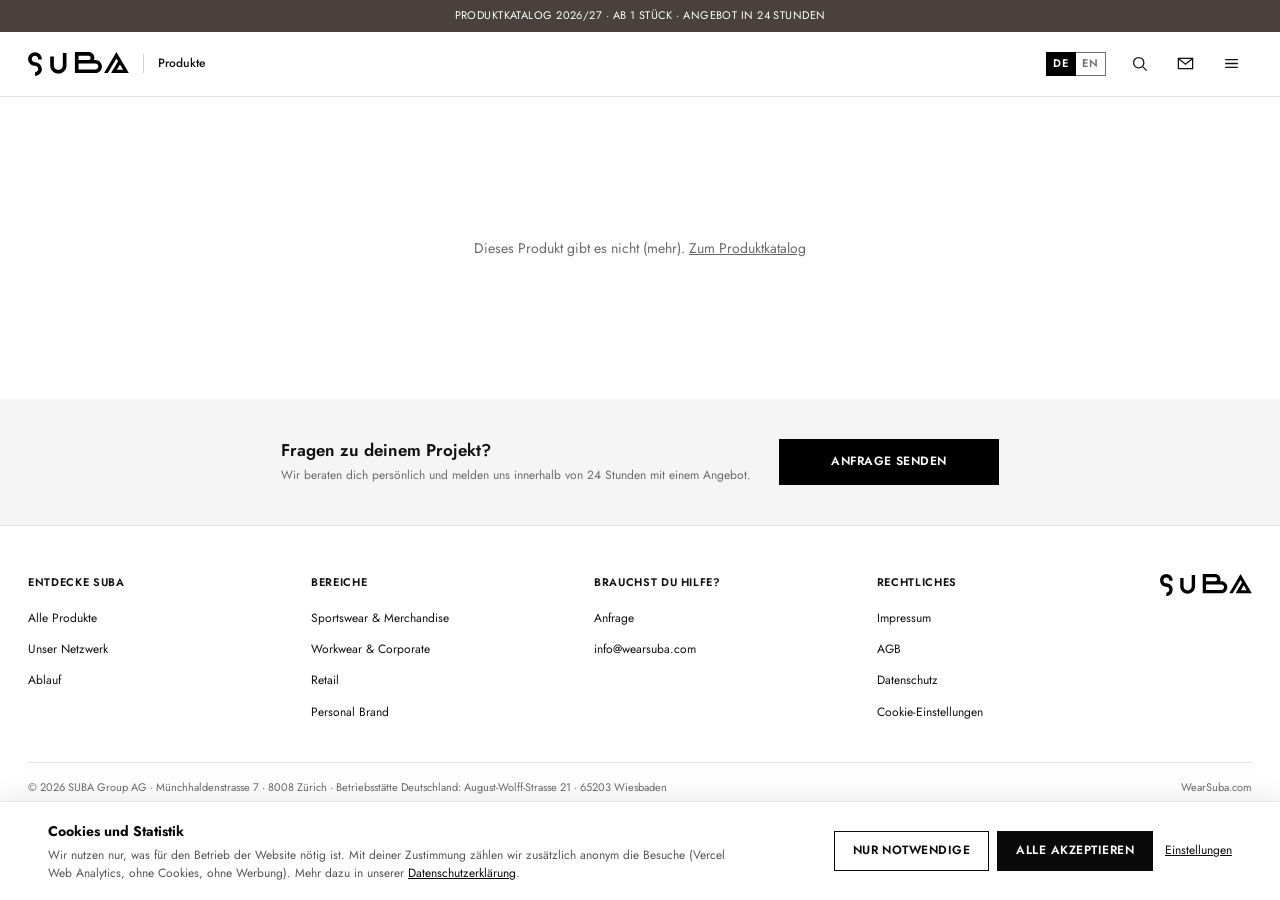
<file: produkt.html>
<!DOCTYPE html>
<html lang="de">
<head>
<meta charset="UTF-8">
<meta name="viewport" content="width=device-width, initial-scale=1.0">
<title>Produkt – WearSuba | Suba Group AG</title>
<meta name="description" content="Produktdetails, Varianten und Veredelungen bei WearSuba.">
<link rel="icon" href="img/site/favicon.png">
<link rel="stylesheet" href="assets/suba.css">
<script>window.va = window.va || function () { (window.vaq = window.vaq || []).push(arguments); };</script>
<script defer src="assets/consent.js"></script>
<link rel="stylesheet" href="assets/fonts.css">
<script>/* Neue Seite immer oben öffnen */try{history.scrollRestoration="manual"}catch(e){}addEventListener("pageshow",function(){if(!location.hash)window.scrollTo(0,0)});</script>
</head>
<body>
<div data-suba-nav></div>
<main id="produkt"><div class="loading">Produkt wird geladen …</div></main>
<div data-suba-footer></div>
<script src="assets/i18n-en.js"></script>
<script src="assets/suba.js"></script>
<script>SUBA.init("produkt");</script>
</body>
</html>
</file>
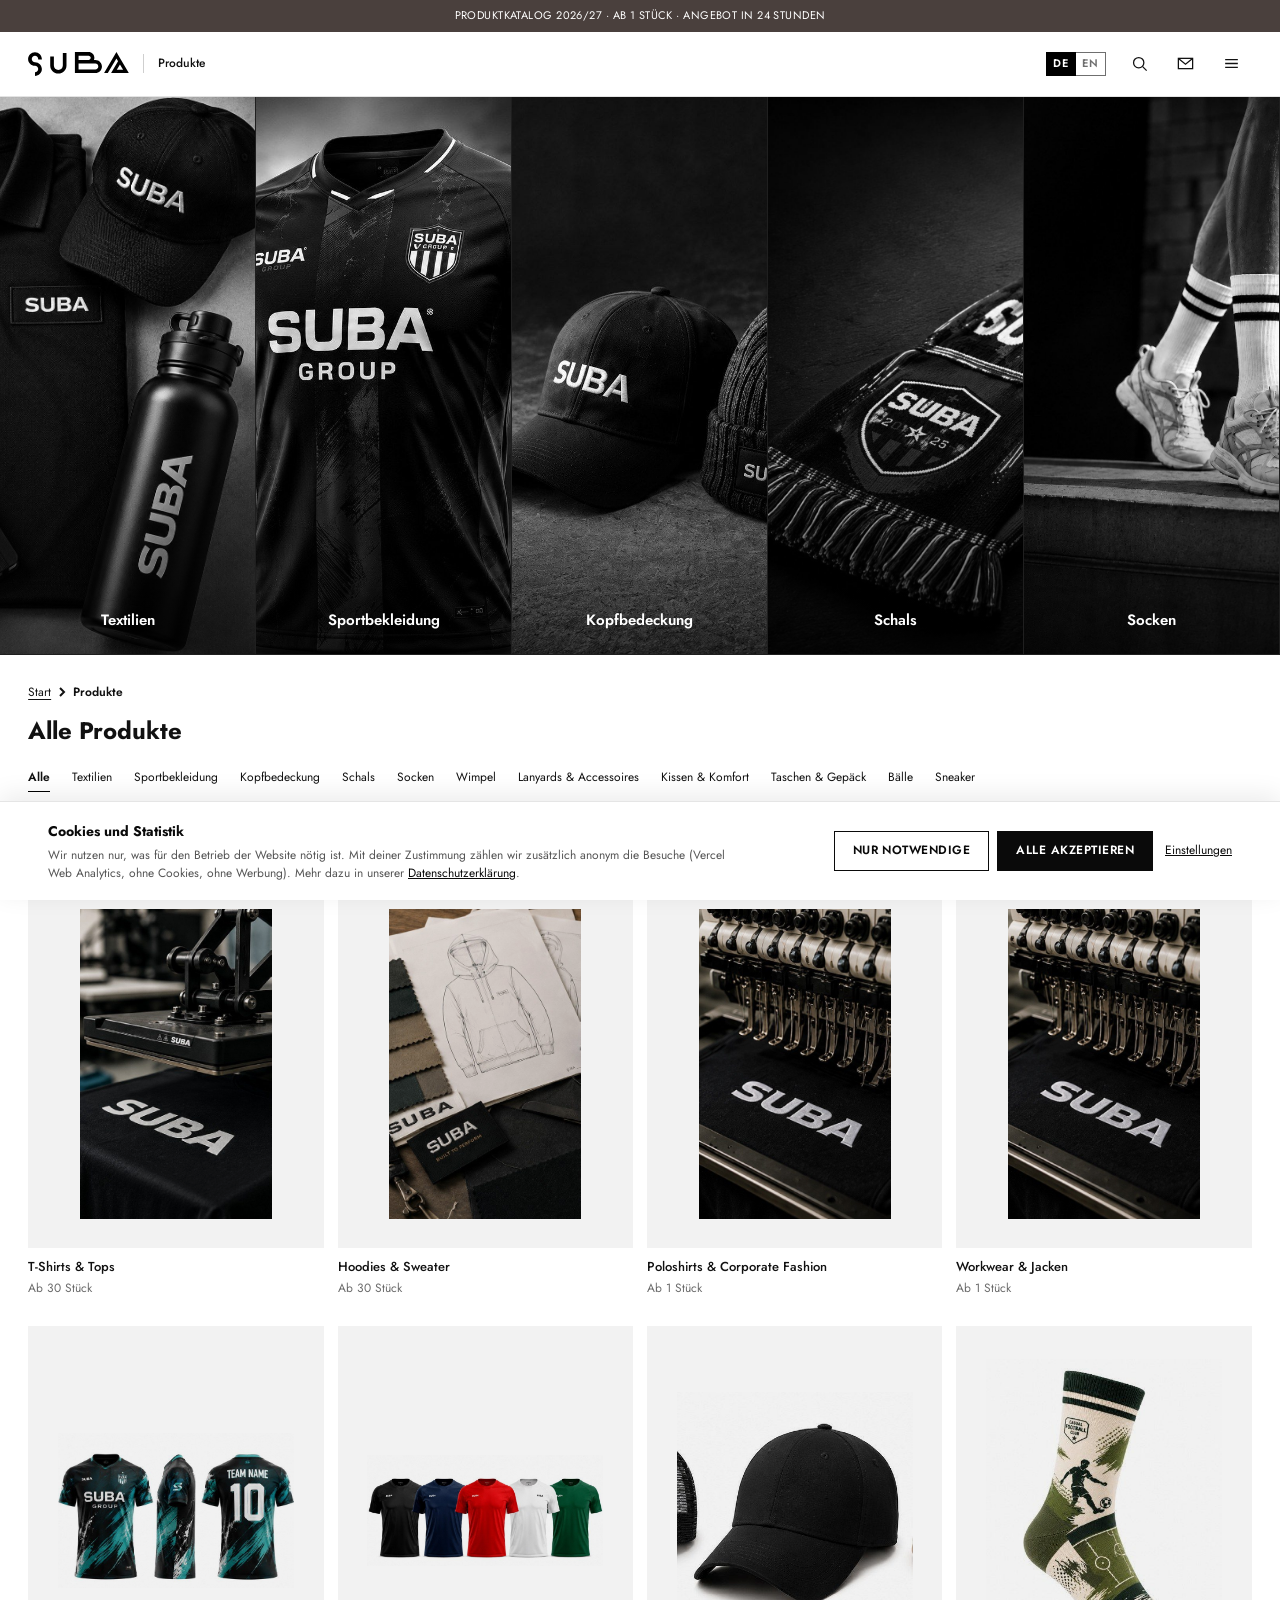
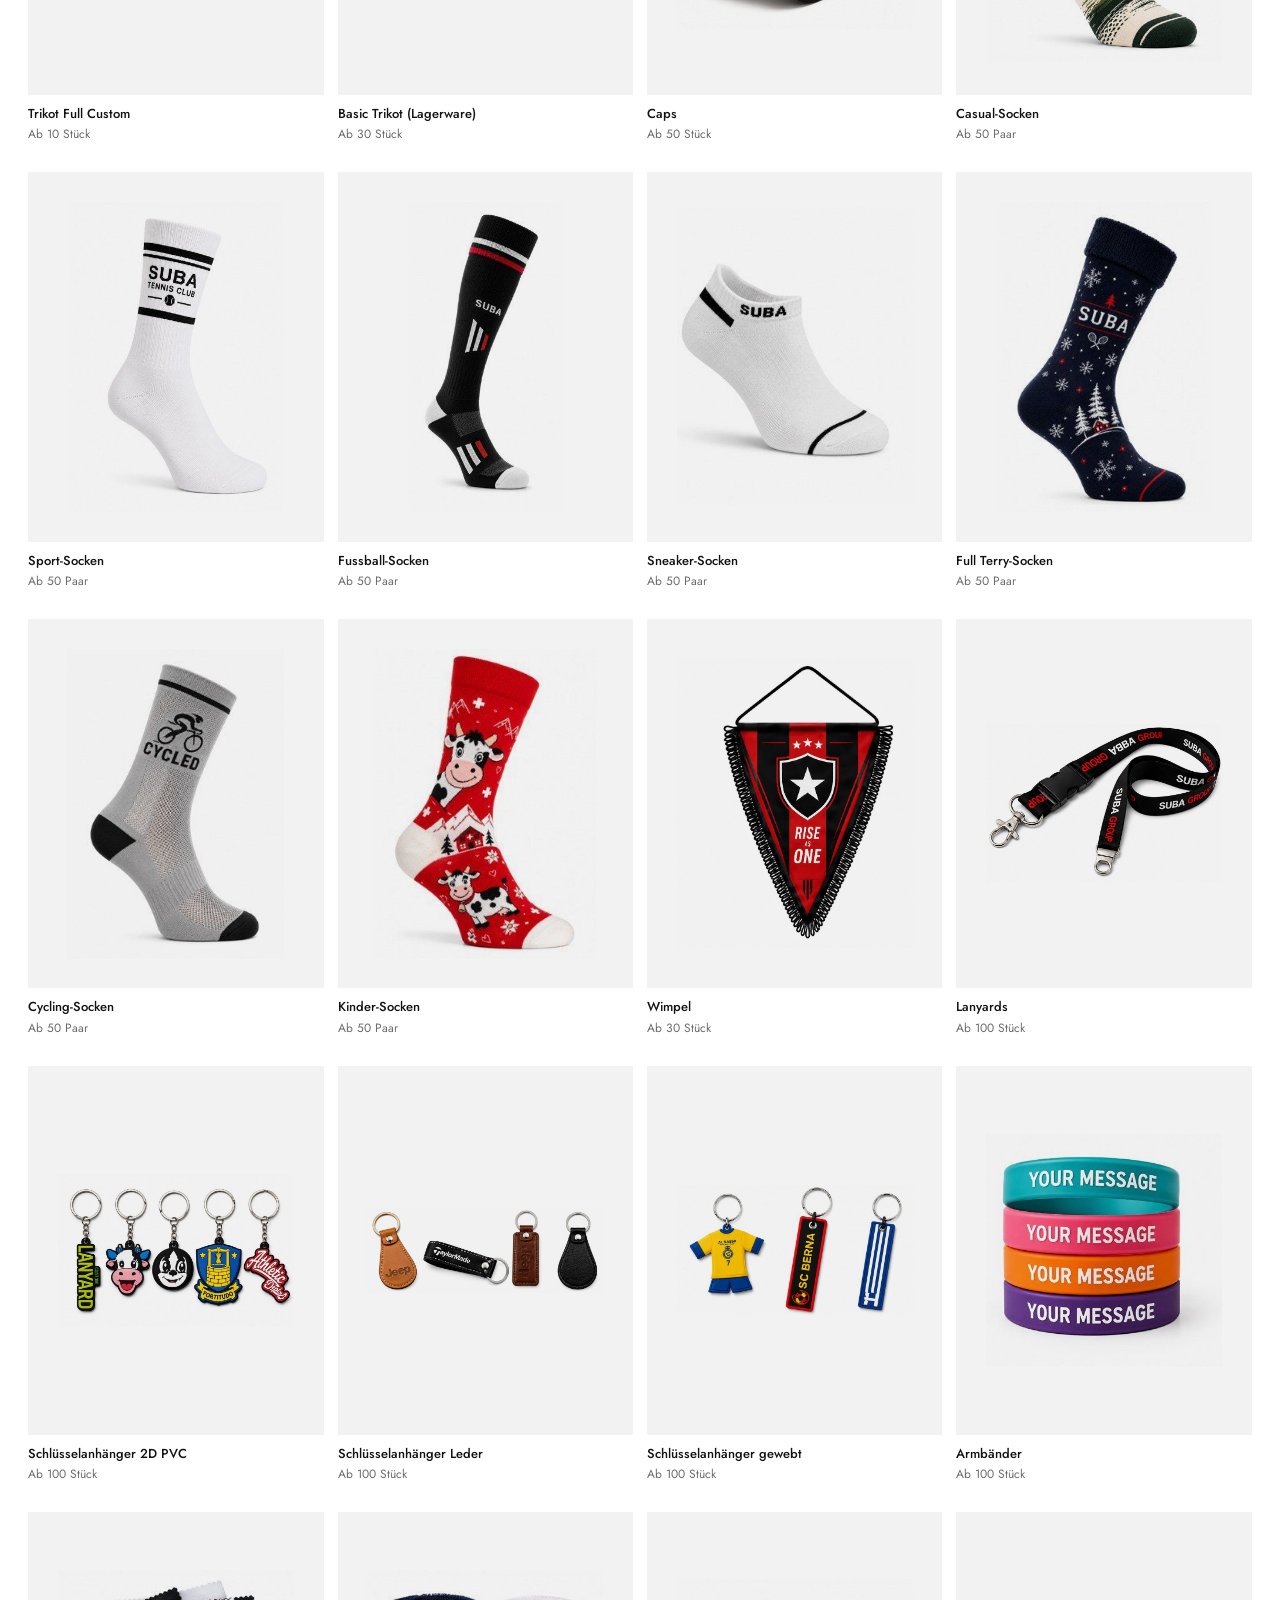
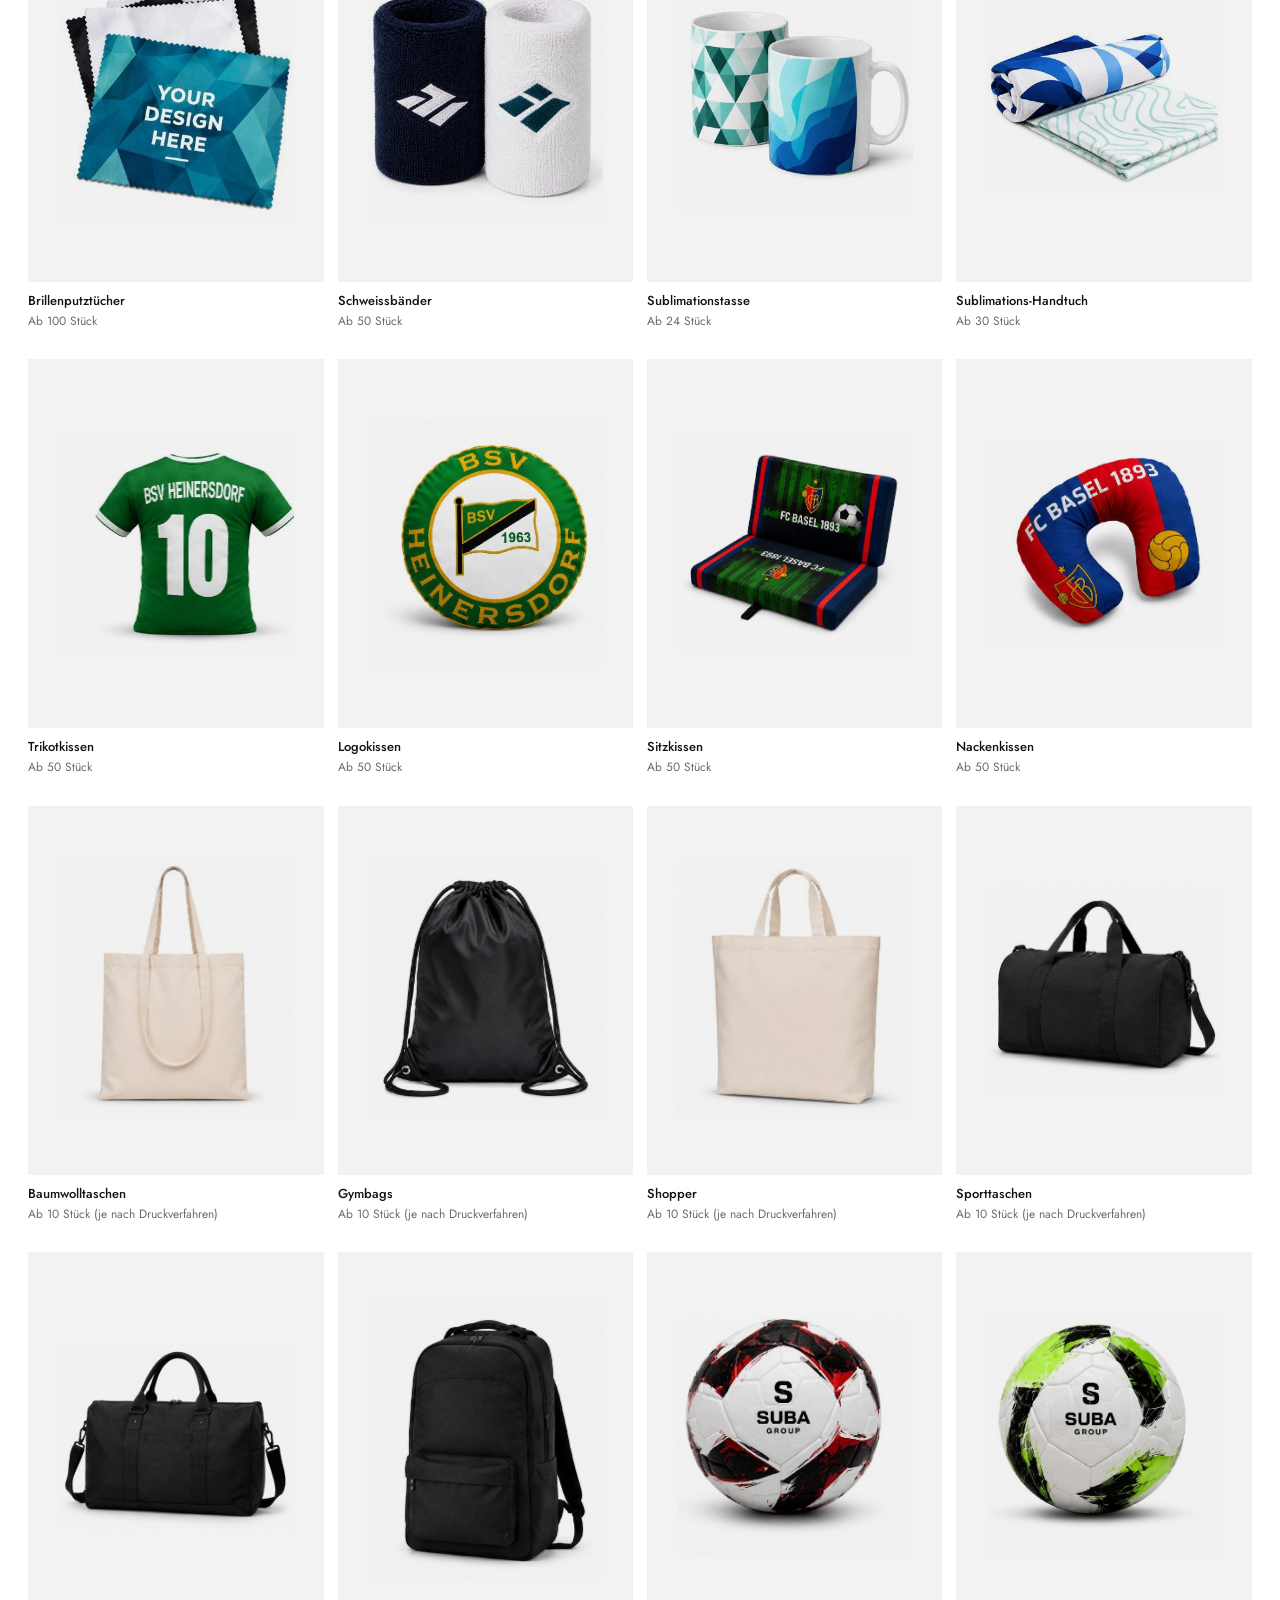
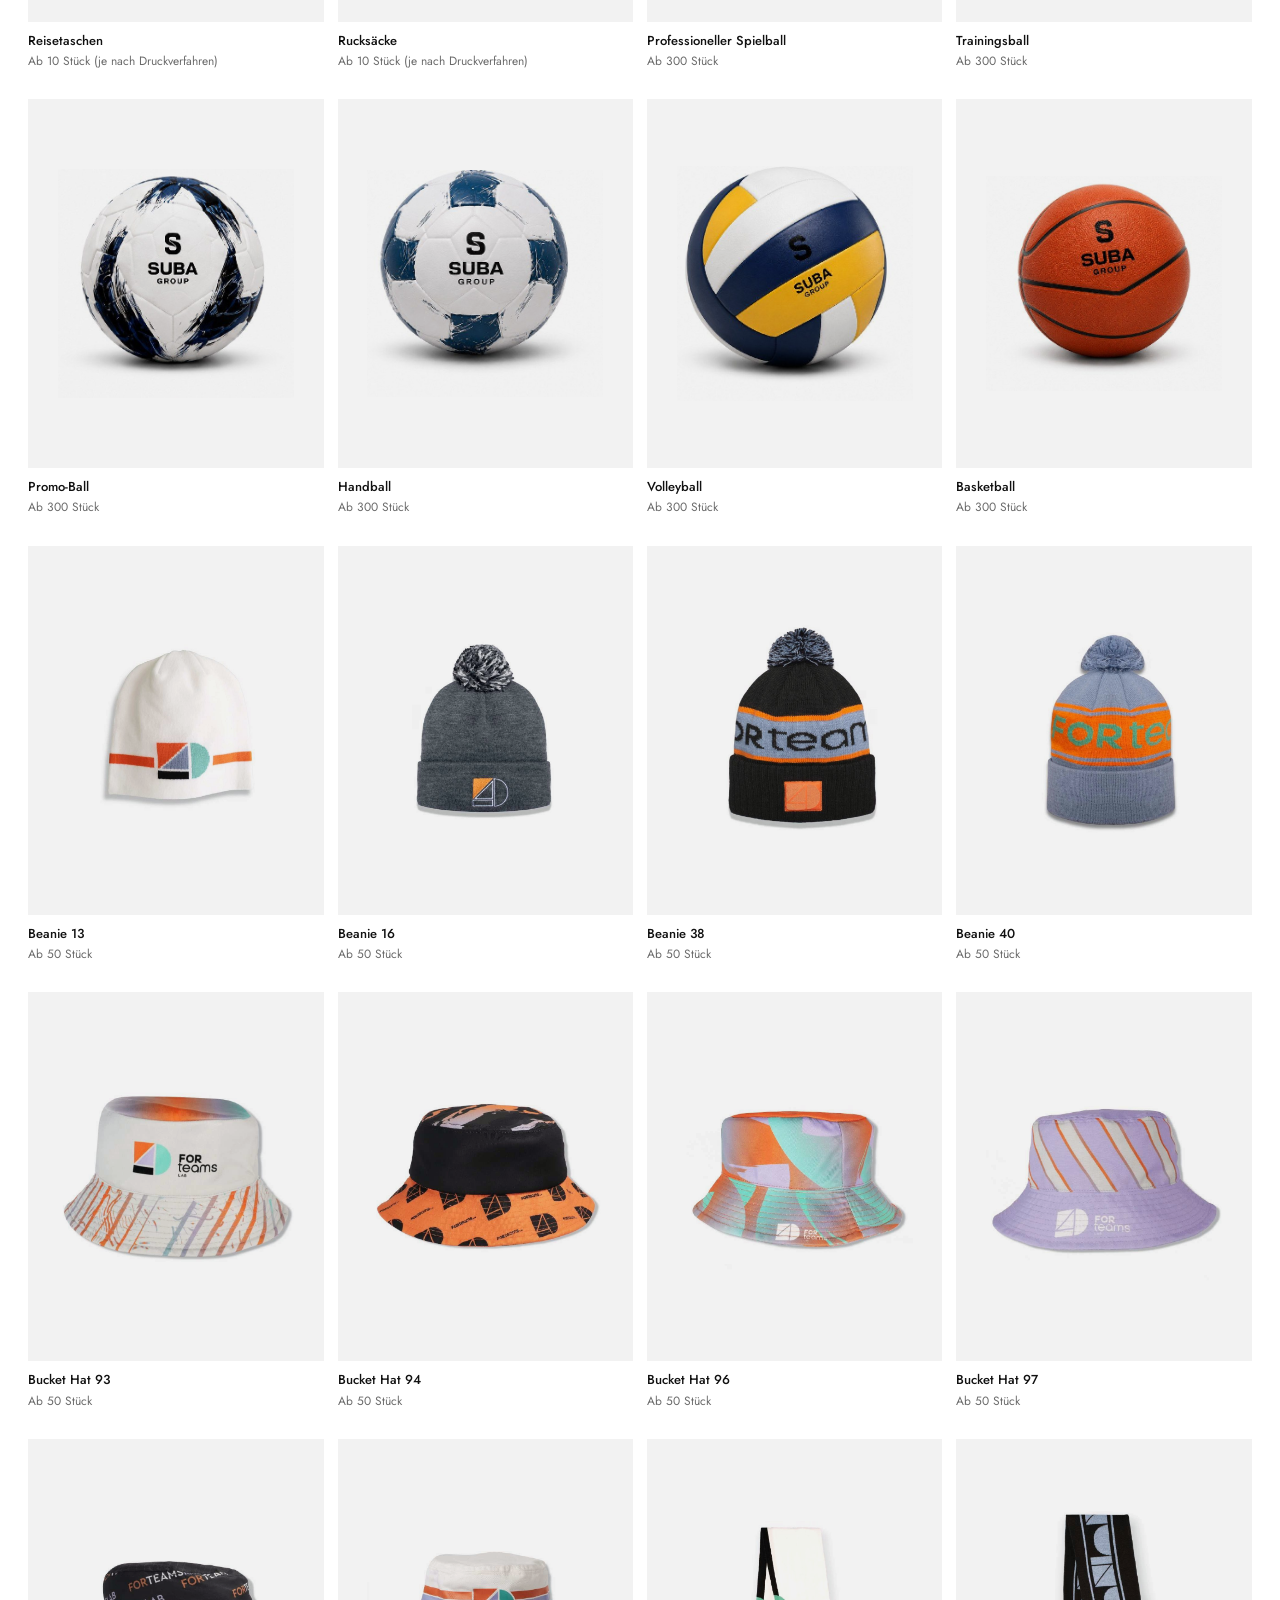
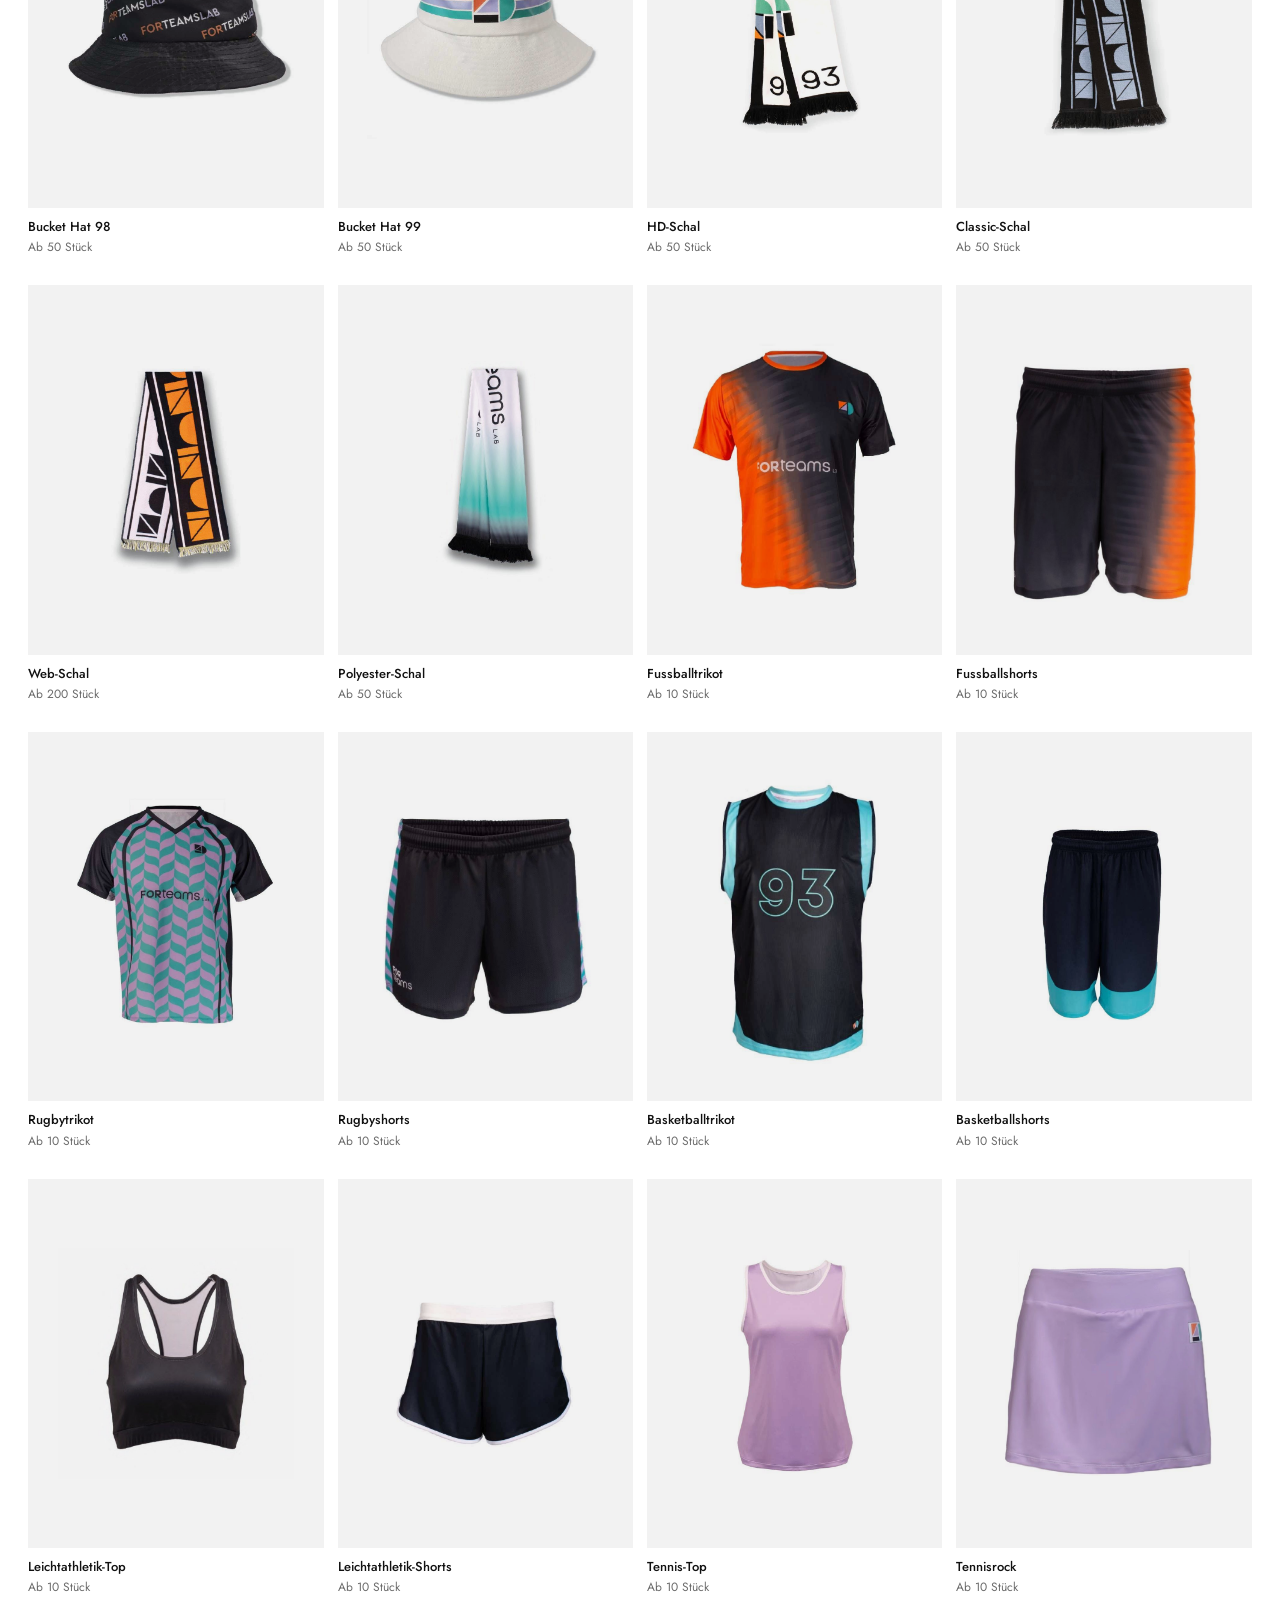
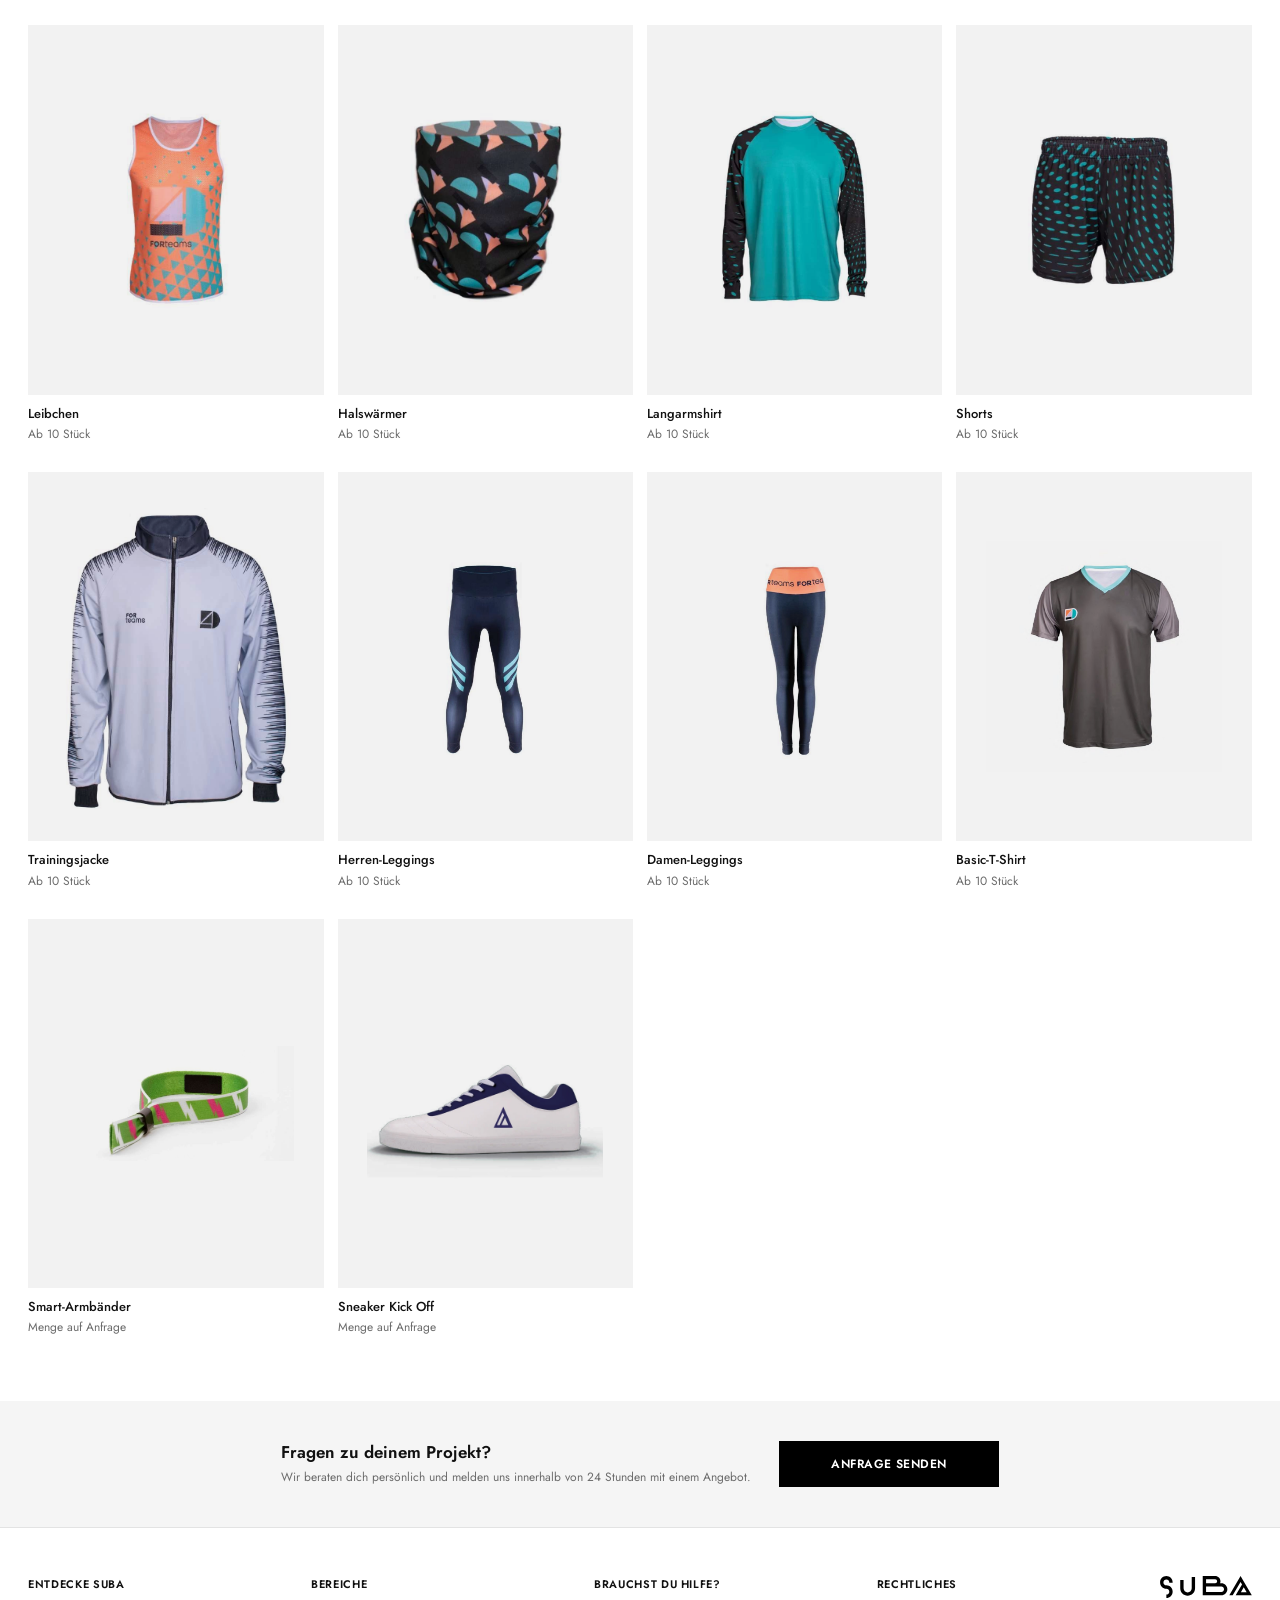
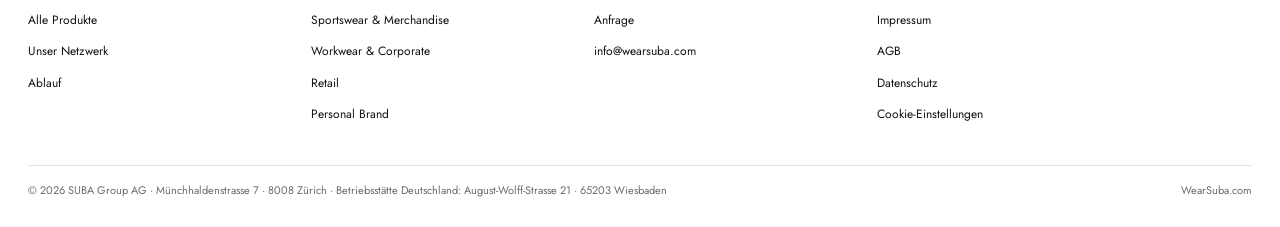
<file: produkte.html>
<!DOCTYPE html>
<html lang="de">
<head>
<meta charset="UTF-8">
<meta name="viewport" content="width=device-width, initial-scale=1.0">
<title>Produkte – WearSuba | Suba Group AG</title>
<meta name="description" content="Produktkatalog von WearSuba: Textilien, Trikots, Schals, Socken, Wimpel, Taschen, Bälle und Accessoires mit deinem Logo.">
<link rel="icon" href="img/site/favicon.png">
<link rel="stylesheet" href="assets/suba.css">
<script>window.va = window.va || function () { (window.vaq = window.vaq || []).push(arguments); };</script>
<script defer src="assets/consent.js"></script>
<link rel="stylesheet" href="assets/fonts.css">
<script>/* Neue Seite immer oben öffnen */try{history.scrollRestoration="manual"}catch(e){}addEventListener("pageshow",function(){if(!location.hash)window.scrollTo(0,0)});</script>
</head>
<body>
<div data-suba-nav></div>
<main id="katalog"><div class="loading">Produkte werden geladen …</div></main>
<div data-suba-footer></div>
<script src="assets/i18n-en.js"></script>
<script src="assets/suba.js"></script>
<script>SUBA.init("katalog");</script>
</body>
</html>
</file>
<file: assets/suba.css>
/* SUBA / WearSUBA – gemeinsames Stylesheet
   Linie: monochrom, Montserrat, grosse Schwarz-Weiss-Bilder, ruhige Produktkacheln.
   Layout: Vollbild-Panels als Einstieg, darunter Kachelraster auf Weiss; Unterseiten mit
   weissem Kopf, Brotkrumen, Kategorie-Panels und 4-spaltigem Produktraster. */
*,*::before,*::after{box-sizing:border-box;margin:0;padding:0}
:root{
  --black:#000;
  --text:#111;
  --mid:#6b6b6b;
  --line:#e3e3e3;
  --tile:#f2f2f2;
  --band:#f5f5f5;
  --bar:#4a403d;
  --accent:#c0392b;
  --font:"Futura PT","Futura","Jost","Century Gothic",sans-serif;
  --gutter:clamp(16px,2.2vw,32px);
  --head:64px;
}
html{scroll-behavior:smooth}
body{font-family:var(--font);font-size:14px;line-height:1.6;color:var(--text);background:#fff;-webkit-font-smoothing:antialiased;overflow-x:hidden}
img{display:block;max-width:100%}
a{color:inherit}
button{font:inherit;color:inherit}
:focus-visible{outline:2px solid var(--black);outline-offset:3px}
@media (prefers-reduced-motion:reduce){html{scroll-behavior:auto}*,*::before,*::after{transition:none!important;animation:none!important}}
.reveal{opacity:0;transform:translateY(14px);transition:opacity .6s ease,transform .6s ease}
.reveal.in{opacity:1;transform:none}
@media (prefers-reduced-motion:reduce){.reveal{opacity:1;transform:none}}

/* ---------- Ankündigungsleiste und Kopf ---------- */
.topbar{background:var(--bar);color:#fff;font-size:11px;letter-spacing:.04em;text-align:center;padding:7px var(--gutter);text-transform:uppercase}
.topbar a{text-decoration:none}
.topbar a:hover{text-decoration:underline}
.site-head{position:sticky;top:0;z-index:200;background:#fff;border-bottom:1px solid var(--line)}
.sh-in{height:var(--head);display:grid;grid-template-columns:1fr auto 1fr;align-items:center;gap:24px;padding:0 var(--gutter)}
.sh-brand{display:flex;align-items:center;gap:14px;text-decoration:none;min-width:0}
.sh-brand img{height:24px;width:auto}
.sh-brand .lg-w{display:none}
.sh-brand .sh-sec{font-size:12px;font-weight:500;border-left:1px solid #cfcfcf;padding-left:14px;white-space:nowrap;overflow:hidden;text-overflow:ellipsis}
.sh-nav{display:flex;gap:28px;list-style:none}
.sh-nav a{font-size:12px;font-weight:600;text-decoration:none;padding:6px 0;border-bottom:1.5px solid transparent}
.sh-nav a:hover,.sh-nav a[aria-current="page"]{border-bottom-color:currentColor}
.sh-tools{display:flex;justify-content:flex-end;align-items:center;gap:6px}
.icon-btn{display:inline-grid;place-items:center;width:40px;height:40px;background:none;border:0;cursor:pointer;text-decoration:none}
.icon-btn svg{width:19px;height:19px;stroke:currentColor;fill:none;stroke-width:1.6}
.menu-btn{display:none}
/* Kopf über dem Bild (Startseite) */
.site-head.over{position:fixed;left:0;right:0;top:0;background:transparent;border-color:transparent;color:#fff;transition:background .3s,color .3s,border-color .3s}
.site-head.over .sh-brand .lg-w{display:block}.site-head.over .sh-brand .lg-b{display:none}
.site-head.over .sh-brand .sh-sec{border-color:rgba(255,255,255,.5)}
.site-head.over.solid{background:#fff;color:var(--text);border-color:var(--line)}
.site-head.over.solid .sh-brand .lg-w{display:none}.site-head.over.solid .sh-brand .lg-b{display:block}
.site-head.over.solid .sh-brand .sh-sec{border-color:#cfcfcf}
.has-overhead .topbar{position:fixed;left:0;right:0;top:0;z-index:201}
.has-overhead .site-head.over{top:29px}
.search{display:none;border-top:1px solid var(--line);background:#fff;color:var(--text);padding:18px var(--gutter)}
.search.open{display:block}
.search form{max-width:620px;margin:0 auto;display:flex;border:1px solid #bdbdbd}
.search input{flex:1;min-width:0;border:0;padding:12px 14px;font:inherit;font-size:14px;outline:none}
.search button{border:0;background:var(--black);color:#fff;padding:0 22px;font-size:12px;font-weight:600;text-transform:uppercase;cursor:pointer}

/* ---------- Vollbild-Panels ---------- */
.hero-panels{display:grid;grid-template-columns:repeat(4,1fr);height:100vh;min-height:560px;background:#000}
.hp{position:relative;overflow:hidden;color:#fff;text-decoration:none;border-right:1px solid rgba(255,255,255,.12)}
.hp:last-child{border-right:0}
.hp-bg{position:absolute;inset:0;background-size:cover;background-position:center;filter:grayscale(100%);transition:filter .5s ease,transform .8s ease}
.hp::after{content:'';position:absolute;inset:0;background:linear-gradient(to bottom,rgba(0,0,0,.25) 0%,rgba(0,0,0,0) 25%,rgba(0,0,0,0) 55%,rgba(0,0,0,.6) 100%)}
.hp:hover .hp-bg,.hp:focus-visible .hp-bg{filter:grayscale(0%);transform:scale(1.03)}
.hp-t{position:absolute;left:0;right:0;bottom:0;z-index:1;padding:0 clamp(18px,2vw,30px) clamp(26px,4vh,44px);display:flex;flex-direction:column;gap:4px}
.hp-n{font-size:clamp(17px,1.5vw,22px);font-weight:600;line-height:1.25}
.hp-s{font-size:12px;opacity:.8}
.hp-links{display:flex;flex-direction:column;gap:6px;margin-top:10px;max-height:0;overflow:hidden;opacity:0;transition:max-height .45s ease,opacity .35s ease}
.hp:hover .hp-links,.hp:focus-within .hp-links{max-height:200px;opacity:1}
.hp-links span{font-size:12px;text-decoration:underline;text-underline-offset:3px}

/* Kategorie-Panels (Bereichsseiten, Startseite) */
.cat-panels{display:grid;grid-template-columns:repeat(5,1fr);gap:0;background:#000}
.cp{position:relative;aspect-ratio:3/4;overflow:hidden;color:#fff;text-decoration:none;border-right:1px solid rgba(255,255,255,.12);border-bottom:1px solid rgba(255,255,255,.12)}
.cp img{position:absolute;inset:0;width:100%;height:100%;object-fit:cover;filter:grayscale(100%);transition:filter .5s,transform .8s}
.cp::after{content:'';position:absolute;inset:0;background:linear-gradient(to bottom,rgba(0,0,0,0) 50%,rgba(0,0,0,.65) 100%)}
.cp:hover img,.cp:focus-visible img{filter:grayscale(0%);transform:scale(1.03)}
.cp span{position:absolute;left:0;right:0;bottom:0;z-index:1;padding:0 18px 22px;font-size:15px;font-weight:600;text-align:center}
.cp small{display:block;font-size:11px;font-weight:400;opacity:.75;margin-top:2px}
.cat-panels.tall .cp{aspect-ratio:auto;height:62vh;min-height:380px}

/* ---------- Abschnitte ---------- */
.block{padding:56px var(--gutter)}
.block-head{display:flex;justify-content:space-between;align-items:baseline;gap:16px;margin-bottom:24px;flex-wrap:wrap}
.block-head h2,.page-title{font-size:24px;font-weight:700;line-height:1.25;letter-spacing:-.005em}
.block-head p{color:var(--mid);max-width:560px;flex-basis:100%;margin-top:4px}
.link-u{font-size:12px;font-weight:600;text-decoration:underline;text-underline-offset:4px}
.band{background:var(--band)}
.crumbs{display:flex;flex-wrap:wrap;align-items:center;gap:6px;font-size:12px;margin-bottom:14px}
.crumbs a{text-decoration:underline;text-underline-offset:3px}
.crumbs svg{width:10px;height:10px;stroke:currentColor;fill:none;stroke-width:2}
.crumbs [aria-current]{font-weight:600}

/* Produktliste */
.list-head{padding:28px var(--gutter) 0}
.list-head .intro{color:var(--mid);max-width:620px;margin-top:6px}
.tabs{display:flex;gap:22px;flex-wrap:nowrap;overflow-x:auto;scrollbar-width:none;margin-top:18px;padding-bottom:2px}
.tabs::-webkit-scrollbar{display:none}
.tabs a{flex-shrink:0;font-size:12px;text-decoration:none;padding:4px 0;border-bottom:1.5px solid transparent;white-space:nowrap}
.tabs a:hover{border-bottom-color:#bbb}
.tabs a[aria-current="true"]{font-weight:600;border-bottom-color:var(--black)}
.list-bar{display:flex;justify-content:space-between;align-items:center;gap:16px;border-top:1px solid var(--line);border-bottom:1px solid var(--line);margin:18px var(--gutter) 22px;padding:12px 0;font-size:12px}
.list-bar .areas{display:flex;gap:16px;overflow-x:auto;scrollbar-width:none}
.list-bar .areas::-webkit-scrollbar{display:none}
.list-bar .areas a{text-decoration:none;white-space:nowrap;color:var(--mid)}
.list-bar .areas a[aria-current="page"]{color:var(--text);font-weight:600;text-decoration:underline;text-underline-offset:4px}
.list-bar .count{white-space:nowrap;color:var(--mid)}
.pgrid{display:grid;grid-template-columns:repeat(4,1fr);gap:28px 14px;padding:0 var(--gutter) 64px}
.block .pgrid{padding:0}
.pcard{display:flex;flex-direction:column;text-decoration:none;color:inherit}
.pc-img{position:relative;aspect-ratio:4/5;background:var(--tile);overflow:hidden}
.pc-img img{width:100%;height:100%;object-fit:contain;padding:10%;mix-blend-mode:multiply;transition:transform .6s ease}
.pcard:hover .pc-img img{transform:scale(1.04)}
.pc-badge{position:absolute;left:10px;top:10px;font-size:10px;font-weight:600;background:#fff;padding:4px 8px;letter-spacing:.02em}
.pc-b{padding-top:10px}
.pc-b h3{font-size:13px;font-weight:500;line-height:1.4}
.pc-b .pc-m{font-size:12px;color:var(--mid);margin-top:2px}
.empty{grid-column:1/-1;padding:56px 0;text-align:center;color:var(--mid)}
.empty a{color:var(--text)}

/* Konfigurator-Kacheln */
.tile-grid{display:grid;grid-template-columns:repeat(5,1fr);gap:14px}
.tile{display:flex;flex-direction:column;text-decoration:none;color:inherit}
.tile .t-img{aspect-ratio:1/1;background:var(--tile);overflow:hidden}
.tile .t-img img{width:100%;height:100%;object-fit:contain;padding:12%;mix-blend-mode:multiply;transition:transform .6s}
.tile:hover .t-img img{transform:scale(1.04)}
.tile h3{font-size:14px;font-weight:600;margin-top:12px}
.tile p{font-size:12px;color:var(--mid);margin-top:4px;line-height:1.55}
.tile .t-for{font-size:11px;color:var(--mid);margin-top:8px}
.tile .t-s{font-size:12px;font-weight:600;margin-top:10px;text-decoration:underline;text-underline-offset:4px}
.tile .t-s.soon{text-decoration:none;color:var(--mid);font-weight:500}

/* Seitenkopf mit Bild (Konfiguratoren) */
.page-hero{position:relative;height:52vh;min-height:340px;background:#000;color:#fff;display:flex;align-items:flex-end;padding:0 var(--gutter) 40px;overflow:hidden}
.page-hero .ph-bg{position:absolute;inset:0;background-size:cover;background-position:center;filter:grayscale(100%);opacity:.75}
.page-hero::after{content:'';position:absolute;inset:0;background:linear-gradient(to bottom,rgba(0,0,0,0) 40%,rgba(0,0,0,.7) 100%)}
.page-hero > div{position:relative;z-index:1;max-width:640px}
.page-hero h1{font-size:clamp(26px,3vw,38px);font-weight:700;line-height:1.15}
.page-hero p{margin-top:10px;font-size:14px;opacity:.85}
.page-hero .crumbs{color:#fff}

/* ---------- Produktdetail ---------- */
.pd-top{padding:20px var(--gutter) 0}
.pd{display:grid;grid-template-columns:minmax(0,1fr) 420px;gap:clamp(24px,3vw,56px);padding:8px var(--gutter) 64px;align-items:start}
.gal{display:grid;grid-template-columns:1fr 1fr;gap:8px}
.gal figure{background:var(--tile);aspect-ratio:4/5;overflow:hidden}
.gal figure:first-child{grid-column:1/-1;aspect-ratio:5/4}
.gal img{width:100%;height:100%;object-fit:contain;padding:8%;mix-blend-mode:multiply}
.gal.one figure:first-child{aspect-ratio:1/1}
.info{position:sticky;top:calc(var(--head) + 20px)}
.info h1{font-size:20px;font-weight:700;line-height:1.3}
.info .kat{font-size:12px;color:var(--mid);margin-top:4px}
.info .lead{margin-top:14px;font-size:13px;line-height:1.7}
.info .moq{font-size:16px;font-weight:600;margin-top:16px;padding-bottom:18px;border-bottom:1px solid var(--line)}
.info .moq small{display:block;font-size:12px;font-weight:400;color:var(--mid)}
.og{margin-top:18px}
.og-h{display:flex;justify-content:space-between;gap:12px;font-size:13px;font-weight:600;margin-bottom:10px}
.og-h span{font-weight:400;color:var(--mid);text-align:right}
.opts{display:grid;grid-template-columns:repeat(auto-fill,minmax(110px,1fr));gap:8px}
.opts.wide{grid-template-columns:1fr}
.opt{border:1px solid #c9c9c9;background:#fff;padding:9px 10px;font-size:12px;cursor:pointer;text-align:center;line-height:1.35;transition:border-color .15s}
.opts.wide .opt{text-align:left}
.opt:hover{border-color:var(--black)}
.opt[aria-pressed="true"]{border-color:var(--black);box-shadow:inset 0 0 0 1px var(--black);font-weight:600}
.btn{display:flex;align-items:center;justify-content:center;width:100%;min-height:46px;padding:12px 18px;background:var(--black);color:#fff;border:1px solid var(--black);font-size:12px;font-weight:600;text-transform:uppercase;letter-spacing:.04em;text-decoration:none;cursor:pointer;transition:background .2s,color .2s}
.btn:hover{background:#2a2a2a}
.btn.ghost{background:#fff;color:var(--black)}
.btn.ghost:hover{background:var(--black);color:#fff}
.cta{display:flex;flex-direction:column;gap:8px;margin-top:22px}
.cta-note{font-size:12px;color:var(--mid);margin-top:10px;line-height:1.6}
.acc{margin-top:22px;border-top:1px solid var(--line)}
.acc details{border-bottom:1px solid var(--line)}
.acc summary{list-style:none;display:flex;justify-content:space-between;align-items:center;padding:14px 0;font-size:13px;font-weight:600;cursor:pointer}
.acc summary::-webkit-details-marker{display:none}
.acc summary::after{content:'+';font-weight:400;font-size:18px;line-height:1}
.acc details[open] summary::after{content:'–'}
.acc .acc-b{padding:0 0 16px;font-size:13px;line-height:1.7;color:#333}
.acc table{width:100%;border-collapse:collapse}
.acc th,.acc td{text-align:left;padding:7px 0;border-top:1px solid #efefef;vertical-align:top;font-size:12.5px}
.acc tr:first-child th,.acc tr:first-child td{border-top:0}
.acc th{width:40%;font-weight:600;padding-right:12px}
.acc .tags{display:flex;flex-wrap:wrap;gap:6px}
.acc .tags span{border:1px solid #d6d6d6;padding:4px 9px;font-size:12px}
.acc .tags a{border:1px solid #d6d6d6;padding:4px 9px;font-size:12px;text-decoration:none}
.acc .tags a:hover{border-color:#000}
.hl{list-style:none;display:flex;flex-direction:column;gap:4px;margin-top:12px;font-size:12.5px}
.hl li::before{content:'✓';margin-right:8px}
.loading{padding:140px var(--gutter);text-align:center;color:var(--mid)}

/* ---------- Inhalte der bisherigen Startseite ---------- */
section.what,section.industries,section.services,section.products,section.process,section.why,section.refs,section.contact{padding:64px var(--gutter)}
.label{font-size:12px;font-weight:600;color:var(--mid);margin-bottom:8px}
section h2{font-size:24px;font-weight:700;line-height:1.25}
section h2 em{font-style:normal;font-weight:400;color:var(--mid)}
.what{background:var(--band)}
.what-grid{display:grid;grid-template-columns:1fr 1fr;gap:56px;margin-top:28px;align-items:start}
.what-text p{color:#333;max-width:58ch}
.what-text p+p{margin-top:12px}
.what-pills{display:flex;flex-wrap:wrap;gap:6px;margin-top:22px}
.pill{border:1px solid #cfcfcf;padding:5px 11px;font-size:12px;background:#fff}
.what-visual{display:grid;grid-template-columns:1fr 1fr;gap:1px;background:var(--line);border:1px solid var(--line)}
.wv-tile{background:#fff;padding:22px}
.wv-icon,.ic-icon,.pc-icon,.wp-icon{display:none}
.wv-title,.ic-title,.svc-title,.wp-title{font-size:14px;font-weight:600;margin-bottom:4px}
.wv-desc,.ic-desc,.svc-desc,.wp-desc{font-size:12.5px;color:var(--mid);line-height:1.6}
.ind-intro{max-width:560px;margin-bottom:28px}
.ind-intro p{color:var(--mid);margin-top:6px}
.ind-grid{display:grid;grid-template-columns:repeat(3,1fr);gap:1px;background:var(--line);border:1px solid var(--line)}
.ind-card{background:#fff;padding:24px;position:relative}
.ic-num{position:absolute;right:18px;top:16px;font-size:12px;color:#b5b5b5}
.services{background:var(--band)}
.svc-grid{display:grid;grid-template-columns:repeat(4,1fr);gap:1px;background:var(--line);border:1px solid var(--line);margin-top:28px}
.svc-item{background:#fff;padding:24px}
.svc-num{font-size:12px;color:#b5b5b5;margin-bottom:12px}
.prod-head{display:flex;justify-content:space-between;align-items:flex-end;gap:24px;flex-wrap:wrap;margin-bottom:28px}
.prod-head p{max-width:420px;color:var(--mid)}
.prod-head p br{display:none}
.prod-head .more{display:inline-block;margin-left:6px;color:var(--text);font-weight:600;text-decoration:underline;text-underline-offset:4px}
.prod-grid{display:grid;grid-template-columns:repeat(4,1fr);gap:1px;background:var(--line);border:1px solid var(--line)}
.prod-card{background:#fff;padding:22px;display:flex;flex-direction:column}
.prod-card h3{font-size:14px;font-weight:600;margin-bottom:4px}
.prod-card p{font-size:12.5px;color:var(--mid);flex:1}
.pc-tags{display:flex;flex-wrap:wrap;gap:4px;margin-top:12px}
.pc-tag{background:var(--tile);padding:3px 8px;font-size:11px}
.process{border-top:1px solid var(--line)}
.proc-steps{display:grid;grid-template-columns:repeat(4,1fr);gap:28px;margin-top:28px}
.proc-step{border-top:2px solid var(--black);padding-top:16px}
.ps-num{font-size:12px;font-weight:600;margin-bottom:8px}
.proc-step h3{font-size:14px;font-weight:600;margin-bottom:4px}
.proc-step p{font-size:12.5px;color:var(--mid)}
.why{background:var(--band)}
.why-grid{display:grid;grid-template-columns:1fr 1fr;gap:56px;margin-top:28px;align-items:start}
.why-points{display:flex;flex-direction:column;border-top:1px solid var(--line)}
.why-point{padding:16px 0;border-bottom:1px solid var(--line)}
.why-stats{display:grid;grid-template-columns:1fr 1fr;gap:1px;background:var(--line);border:1px solid var(--line)}
.wstat{background:#fff;padding:24px}
.ws-num{font-size:26px;font-weight:700;line-height:1.1}
.ws-label{font-size:12px;font-weight:600;margin-top:6px}
.ws-desc{font-size:12px;color:var(--mid)}
.ref-grid{display:grid;grid-template-columns:repeat(3,1fr);gap:1px;background:var(--line);border:1px solid var(--line);margin-top:28px}
.ref-card{background:#fff;padding:24px}
.rc-tag{font-size:12px;color:var(--mid);margin-bottom:6px}
.ref-card h3{font-size:14px;font-weight:600;margin-bottom:4px}
.ref-card p{font-size:12.5px;color:var(--mid)}
.rc-items{display:flex;flex-wrap:wrap;gap:4px;margin-top:12px}
.rc-item{background:var(--tile);padding:3px 8px;font-size:11px}

/* Anfrage */
.contact{background:var(--band);border-top:1px solid var(--line)}
.contact-sub{color:var(--mid);max-width:520px;margin:8px 0 32px}
.contact-grid{display:grid;grid-template-columns:1fr 1.2fr;gap:56px;align-items:start}
.c-detail{display:grid;grid-template-columns:110px 1fr;gap:12px;padding:12px 0;border-bottom:1px solid var(--line);font-size:13px}
.c-label{color:var(--mid);font-size:12px}
.contact-promise{margin-top:22px;background:#fff;border:1px solid var(--line);padding:18px 20px}
.cp-text{font-size:13px;color:#333}
#contactForm{background:#fff;border:1px solid var(--line);padding:28px}
.form-g{margin-bottom:16px}
.form-g label{display:block;font-size:12px;font-weight:600;margin-bottom:6px}
.form-g input,.form-g textarea,.form-g select{width:100%;font:inherit;font-size:14px;color:var(--text);background:#fff;border:1px solid #c9c9c9;border-radius:0;padding:11px 12px;outline:none;-webkit-appearance:none;appearance:none}
.form-g select{background-image:url("data:image/svg+xml,%3Csvg xmlns='http://www.w3.org/2000/svg' width='12' height='8' viewBox='0 0 12 8'%3E%3Cpath d='M1 1l5 5 5-5' fill='none' stroke='%23111' stroke-width='1.5'/%3E%3C/svg%3E");background-repeat:no-repeat;background-position:right 12px center;padding-right:34px}
.form-g input:focus,.form-g textarea:focus,.form-g select:focus{border-color:var(--black)}
.form-g textarea{min-height:120px;resize:vertical}
.form-row{display:grid;grid-template-columns:1fr 1fr;gap:12px}
.btn-send{width:100%;min-height:46px;background:var(--black);color:#fff;border:0;font:inherit;font-size:12px;font-weight:600;text-transform:uppercase;letter-spacing:.04em;cursor:pointer}
.btn-send:hover{background:#2a2a2a}
#formSuccess{background:#fff!important;border:1px solid var(--line)!important}
#formSuccess div{color:var(--text)!important;font-family:var(--font)!important}
.req-product{background:var(--tile);padding:12px 14px;margin-bottom:16px;font-size:13px;line-height:1.6}
.req-product button{background:none;border:0;color:var(--mid);text-decoration:underline;cursor:pointer;font-size:12px;margin-left:6px}

/* ---------- Hilfe-Band und Footer ---------- */
.help-band{background:var(--band);padding:40px var(--gutter);display:flex;justify-content:center;align-items:center;gap:28px;flex-wrap:wrap;text-align:left}
.help-band h2{font-size:17px;font-weight:600;line-height:1.35}
.help-band p{font-size:12px;color:var(--mid);margin-top:4px}
.help-band .btn{width:auto;min-width:220px}
.site-foot{padding:48px var(--gutter) 28px;border-top:1px solid var(--line)}
.sf-cols{display:grid;grid-template-columns:repeat(4,1fr) auto;gap:28px}
.sf-cols h3{font-size:11px;font-weight:600;text-transform:uppercase;letter-spacing:.06em;margin-bottom:14px}
.sf-cols ul{list-style:none;display:flex;flex-direction:column;gap:9px}
.sf-cols a,.sf-cols button{font-size:12px;text-decoration:none;background:none;border:0;padding:0;cursor:pointer;text-align:left}
.sf-cols a:hover,.sf-cols button:hover{text-decoration:underline}
.sf-logo img{height:22px;width:auto}
.sf-legal{margin-top:40px;padding-top:16px;border-top:1px solid var(--line);display:flex;justify-content:space-between;gap:16px;flex-wrap:wrap;font-size:11px;color:var(--mid)}

/* ---------- Cookies ---------- */
#cookie-banner{position:fixed;left:0;right:0;bottom:0;z-index:300;background:#fff;border-top:1px solid var(--line);box-shadow:0 -6px 24px rgba(0,0,0,.08);padding:18px var(--gutter);display:flex;align-items:center;justify-content:space-between;gap:20px;flex-wrap:wrap;transform:translateY(110%);transition:transform .35s ease}
#cookie-banner.show{transform:none}
.cb-text{flex:1;min-width:240px}
.cb-title{font-size:14px;font-weight:700;margin-bottom:4px}
.cb-desc{font-size:12px;color:var(--mid);max-width:640px}
.cb-desc a{color:var(--text)}
.cb-actions{display:flex;gap:8px;align-items:center;flex-wrap:wrap}
.cb-btn{min-height:40px;padding:0 18px;font:inherit;font-size:12px;font-weight:600;text-transform:uppercase;cursor:pointer;border:1px solid var(--black)}
.cb-accept{background:var(--black);color:#fff}
.cb-necessary{background:#fff;color:var(--black)}
.cb-settings{background:none;border:0;font:inherit;font-size:12px;text-decoration:underline;cursor:pointer;margin-left:4px}
#cookie-modal{position:fixed;inset:0;z-index:400;background:rgba(0,0,0,.45);display:none;align-items:center;justify-content:center;padding:16px}
#cookie-modal.open{display:flex}
.cm-box{background:#fff;max-width:520px;width:100%;max-height:90vh;overflow:auto}
.cm-header{padding:24px 26px 16px;border-bottom:1px solid var(--line)}
.cm-header h3{font-size:18px;font-weight:700}
.cm-header p{font-size:12.5px;color:var(--mid);margin-top:6px}
.cm-body{padding:8px 26px}
.cm-category{padding:14px 0;border-bottom:1px solid var(--line)}
.cm-category:last-child{border-bottom:0}
.cm-cat-header{display:flex;justify-content:space-between;align-items:center;gap:12px;margin-bottom:4px}
.cm-cat-name{font-size:13px;font-weight:600}
.cm-cat-desc{font-size:12px;color:var(--mid)}
.toggle{position:relative;width:42px;height:24px;flex-shrink:0}
.toggle input{position:absolute;inset:0;opacity:0;margin:0;cursor:pointer;z-index:1}
.toggle-slider{position:absolute;inset:0;background:#d4d4d4;border-radius:24px;transition:background .2s}
.toggle-slider::before{content:'';position:absolute;width:18px;height:18px;left:3px;top:3px;background:#fff;border-radius:50%;transition:transform .2s}
.toggle input:checked+.toggle-slider{background:var(--black)}
.toggle input:checked+.toggle-slider::before{transform:translateX(18px)}
.toggle input:disabled+.toggle-slider{opacity:.5}
.cm-footer{display:flex;gap:8px;padding:16px 26px 24px;border-top:1px solid var(--line)}
.cm-save,.cm-accept-all{flex:1;min-height:42px;font:inherit;font-size:12px;font-weight:600;text-transform:uppercase;cursor:pointer;border:1px solid var(--black)}
.cm-save{background:#fff}
.cm-accept-all{background:var(--black);color:#fff}

/* ---------- Responsiv ---------- */
@media (max-width:1100px){
  .pgrid{grid-template-columns:repeat(3,1fr)}
  .tile-grid{grid-template-columns:repeat(3,1fr)}
  .cat-panels{grid-template-columns:repeat(4,1fr)}
  .sf-cols{grid-template-columns:repeat(3,1fr)}
  .sf-logo{grid-column:1/-1;order:-1}
  .pd{grid-template-columns:minmax(0,1fr) 360px}
}
@media (max-width:900px){
  :root{--head:56px}
  .sh-in{grid-template-columns:auto 1fr auto}
  .sh-nav{display:none}
  .menu-btn{display:inline-grid}
  .sh-nav.open{display:flex;flex-direction:column;gap:0;position:absolute;top:100%;left:0;right:0;background:#fff;color:var(--text);border-top:1px solid var(--line);border-bottom:1px solid var(--line);padding:6px var(--gutter) 18px}
  .sh-nav.open a{display:block;padding:14px 0;border-bottom:1px solid var(--line);font-size:14px}
  .hero-panels{grid-template-columns:1fr 1fr;height:auto;min-height:0}
  .hp{height:56vh;min-height:300px;border-bottom:1px solid rgba(255,255,255,.12)}
  .hp-links{max-height:none;opacity:1}
  .cat-panels{grid-template-columns:repeat(3,1fr)}
  .pd{grid-template-columns:1fr}
  .info{position:static}
  .what-grid,.why-grid,.contact-grid{grid-template-columns:1fr;gap:32px}
  .ind-grid,.ref-grid{grid-template-columns:1fr 1fr}
  .svc-grid,.prod-grid{grid-template-columns:1fr 1fr}
  .proc-steps{grid-template-columns:1fr 1fr}
}
@media (max-width:600px){
  .hero-panels{grid-template-columns:1fr}
  .hp{height:44vh}
  .pgrid{grid-template-columns:1fr 1fr;gap:22px 10px}
  .tile-grid{grid-template-columns:1fr 1fr}
  .cat-panels{grid-template-columns:1fr 1fr}
  .cat-panels.tall .cp{height:44vh;min-height:260px}
  .gal{grid-template-columns:1fr;gap:6px}
  .gal figure:first-child{aspect-ratio:1/1}
  .gal figure:nth-child(n+3){display:none}
  .ind-grid,.ref-grid,.svc-grid,.prod-grid,.proc-steps,.why-stats{grid-template-columns:1fr}
  .what-visual{grid-template-columns:1fr}
  .form-row{grid-template-columns:1fr}
  #contactForm{padding:20px}
  .sf-cols{grid-template-columns:1fr 1fr}
  .list-bar{flex-direction:column;align-items:flex-start;gap:8px}
  .sh-brand .sh-sec{display:none}
  .help-band{justify-content:flex-start}
  .help-band .btn{width:100%}
  .c-detail{grid-template-columns:90px 1fr}
}
/* Feinschliff mobil */
.topbar{white-space:nowrap;overflow:hidden;text-overflow:ellipsis}
.list-bar .areas{max-width:100%;min-width:0}
.list-bar{min-width:0}
@media (max-width:600px){.topbar{font-size:10px;padding:8px 12px;height:29px}}

/* ---------- Personal Brand / Bereichs-Startseiten ---------- */
.sc-hero{position:relative;height:calc(100vh - 93px);min-height:480px;background:#000;color:#fff;display:flex;align-items:flex-end;overflow:hidden}
.sc-hero.short{height:62vh;min-height:380px}
.sc-bg{position:absolute;inset:0;background-size:cover;background-position:center}
.sc-hero::after{content:'';position:absolute;inset:0;background:linear-gradient(to bottom,rgba(0,0,0,.05) 35%,rgba(0,0,0,.72) 100%)}
.sc-t{position:relative;z-index:1;padding:0 var(--gutter) clamp(32px,6vh,64px);max-width:720px}
.sc-t .crumbs{color:#fff}
.sc-t h1{font-size:clamp(28px,3.6vw,48px);font-weight:700;line-height:1.12}
.sc-t p{margin-top:12px;font-size:15px;opacity:.9;max-width:52ch}
.sc-btn{display:inline-flex;width:auto;margin-top:22px;background:#fff;color:#000;border-color:#fff;padding:12px 28px}
.sc-btn:hover{background:transparent;color:#fff}
.sc-intro{max-width:760px;margin:0 auto;text-align:center;padding-top:72px;padding-bottom:40px}
.sc-intro h2{font-size:24px;font-weight:700}
.sc-intro p{color:#333;margin-top:12px;font-size:15px;line-height:1.75}
.case{display:grid;grid-template-columns:1.25fr 1fr;gap:clamp(24px,4vw,64px);align-items:center;padding:40px var(--gutter) 64px}
.case.flip .case-media{order:2}
.case-media{display:flex;flex-direction:column;gap:8px}
.case-media figure{background:var(--tile);overflow:hidden}
.cm-main{aspect-ratio:16/10}
.case-media img{width:100%;height:100%;object-fit:cover;transition:transform .8s}
.case-media figure:hover img{transform:scale(1.03)}
.cm-row{display:grid;grid-template-columns:repeat(4,1fr);gap:8px}
.cm-row figure{aspect-ratio:4/5}
.case-k{font-size:12px;color:var(--mid);margin-bottom:8px}
.case-text h2{font-size:30px;font-weight:700;letter-spacing:.02em}
.case-claim{font-size:16px;font-weight:500;margin-top:6px}
.case-text > p:not(.case-claim){color:#333;margin-top:14px;line-height:1.75;max-width:52ch}
.case-facts{width:100%;border-collapse:collapse;margin:22px 0 20px;font-size:13px}
.case-facts th,.case-facts td{text-align:left;padding:10px 0;border-top:1px solid var(--line);vertical-align:top}
.case-facts th{width:34%;font-weight:600}
.sc-steps{list-style:none;display:grid;grid-template-columns:repeat(3,1fr);gap:1px;background:var(--line);border:1px solid var(--line);counter-reset:s}
.sc-steps li{background:#fff;padding:24px;counter-increment:s}
.sc-steps li::before{content:counter(s);display:block;font-size:12px;font-weight:600;color:var(--mid);margin-bottom:10px}
.sc-steps h3{font-size:14px;font-weight:600;margin-bottom:4px}
.sc-steps p{font-size:12.5px;color:var(--mid);line-height:1.6}
.sc-cta{padding:72px var(--gutter);text-align:center;max-width:720px;margin:0 auto}
.sc-cta h2{font-size:24px;font-weight:700}
.sc-cta p{color:var(--mid);margin:10px auto 24px;max-width:52ch}
.sc-cta .btn{display:inline-flex;width:auto;padding:12px 32px}
@media (max-width:900px){
  .case,.case.flip{grid-template-columns:1fr}
  .case.flip .case-media{order:0}
  .sc-steps{grid-template-columns:1fr 1fr}
}
@media (max-width:600px){
  .sc-hero{height:78vh}
  .cm-row{grid-template-columns:1fr 1fr}
  .sc-steps{grid-template-columns:1fr}
}
.sc-hero .sc-bg{background-position:center 22%}
.case-media img[src^="http"]{object-fit:cover}
.sc-bg span{position:absolute;inset:0;background-size:cover;background-position:center 22%}
.sc-bg.duo span:first-child{right:50%}
.sc-bg.duo span:last-child{left:50%;border-left:1px solid rgba(255,255,255,.15)}
@media (max-width:600px){.sc-bg.duo span:first-child{right:0}.sc-bg.duo span:last-child{display:none}}

/* Startseite: Personal-Brand-Referenz Nido55 */
.brand-feature{background:var(--band)}
.bf-grid{display:grid;grid-template-columns:5fr 7fr;gap:56px;align-items:center}
.bf-text h2{font-size:28px;font-weight:700;line-height:1.2;margin-bottom:16px}
.bf-text p{color:#333;max-width:52ch}
.bf-text p+p{margin-top:12px}
.bf-cta{display:flex;gap:8px;margin-top:24px;flex-wrap:wrap}
.bf-cta .btn{width:auto;padding:12px 22px}
.bf-mosaic{display:grid;grid-template-columns:1.15fr 1fr 1fr;grid-template-rows:240px 240px;gap:6px}
.bf-mosaic figure{margin:0;overflow:hidden;background:#ddd}
.bf-mosaic img{width:100%;height:100%;object-fit:cover;display:block;transition:transform .6s ease}
.bf-mosaic figure:hover img{transform:scale(1.04)}
.bf-mosaic .m1{grid-row:1/3}
.bf-mosaic .m1 img{object-position:center 45%}
.bf-mosaic .m2 img{object-position:center 60%}
@media(max-width:900px){
  .bf-grid{grid-template-columns:1fr;gap:28px}
  .bf-mosaic{grid-template-rows:200px 200px}
}
@media(max-width:600px){
  .bf-text h2{font-size:22px}
  .bf-mosaic{grid-template-columns:1fr 1fr;grid-template-rows:260px 160px 160px}
  .bf-mosaic .m1{grid-row:auto;grid-column:1/3}
}

/* Bereich Workwear & Corporate */
.co-grid{display:grid;grid-template-columns:repeat(4,1fr);gap:16px}
.co-card{display:flex;flex-direction:column;text-decoration:none;color:inherit}
.co-img{aspect-ratio:4/5;overflow:hidden;background:var(--tile);margin-bottom:14px}
.co-img img{width:100%;height:100%;object-fit:cover;transition:transform .8s}
.co-card:hover .co-img img{transform:scale(1.04)}
.co-card h3{font-size:15px;font-weight:700;margin-bottom:6px}
.co-card p{font-size:13px;color:var(--mid);line-height:1.6;flex:1}
.co-card .link-u{margin-top:12px;font-size:12px;font-weight:600;align-self:flex-start}
.co-ways{list-style:none;display:grid;grid-template-columns:repeat(3,1fr);gap:1px;background:var(--line);border:1px solid var(--line);counter-reset:w}
.co-ways > li{background:#fff;padding:28px 26px;counter-increment:w}
.co-ways > li::before{content:"0" counter(w);display:block;font-size:28px;font-weight:300;color:var(--mid);margin-bottom:16px}
.co-ort{font-size:11px;font-weight:600;text-transform:uppercase;letter-spacing:.08em;color:var(--mid)}
.co-ways h3{font-size:18px;font-weight:700;margin:4px 0 10px}
.co-ways p{font-size:13px;color:#333;line-height:1.7}
.co-ways ul{list-style:none;margin-top:16px;border-top:1px solid var(--line)}
.co-ways ul li{font-size:12.5px;padding:8px 0;border-bottom:1px solid var(--line)}
.co-man{padding-top:72px}
.co-btn{display:inline-flex;width:auto;padding:12px 28px}
.co-designs{display:grid;grid-template-columns:repeat(3,1fr);gap:24px 16px}
.co-designs figure,.co-kombi figure,.co-farben figure{margin:0}
.co-dimg{aspect-ratio:1;overflow:hidden;background:#efeae6}
.co-dimg img{width:100%;height:100%;object-fit:cover;transition:transform .8s}
.co-designs figure:hover img,.co-kombi figure:hover img{transform:scale(1.04)}
.co-designs figcaption{padding-top:12px}
.co-designs h3{font-size:14px;font-weight:700}
.co-designs p{font-size:12.5px;color:var(--mid);margin-top:2px}
.co-kombi{display:grid;grid-template-columns:repeat(6,1fr);gap:10px}
.co-kombi figcaption{font-size:12px;padding-top:8px}
.co-fhead{margin-top:48px}
.co-farben{display:grid;grid-template-columns:repeat(9,1fr);gap:10px}
.co-sw{aspect-ratio:1;overflow:hidden;border-radius:50%;background:#ddd}
.co-sw img{width:100%;height:100%;object-fit:cover;transform:scale(1.6)}
.co-farben figcaption{font-size:11.5px;text-align:center;padding-top:6px;line-height:1.3}
.co-farben figcaption span{display:block;color:var(--mid);font-size:10.5px}
.co-note{margin-top:28px;font-size:12.5px;color:var(--mid);max-width:80ch;line-height:1.7}
@media(max-width:1100px){.co-grid{grid-template-columns:repeat(2,1fr)}.co-farben{grid-template-columns:repeat(6,1fr)}.co-kombi{grid-template-columns:repeat(3,1fr)}}
@media(max-width:900px){.co-ways{grid-template-columns:1fr}.co-designs{grid-template-columns:repeat(2,1fr)}}
@media(max-width:600px){.co-grid{grid-template-columns:1fr 1fr;gap:12px}.co-img{aspect-ratio:1}.co-farben{grid-template-columns:repeat(4,1fr)}.co-kombi{grid-template-columns:repeat(2,1fr)}.co-man .cm-row{grid-template-columns:repeat(2,1fr)}}

/* Karte "Mehr Designs auf Anfrage" */
.pcard.more .pc-img{display:flex;flex-direction:column;justify-content:center;align-items:flex-start;gap:10px;padding:12%;background:#111;color:#fff}
.pcard.more .pm-t{font-size:20px;font-weight:700;line-height:1.2}
.pcard.more .pm-s{font-size:13px;opacity:.75;line-height:1.5}
.pcard.more .pm-l{margin-top:8px;font-size:11px;font-weight:600;text-transform:uppercase;letter-spacing:.06em;border-bottom:1px solid #fff;padding-bottom:2px}
.pcard.more:hover .pc-img{background:#2a2a2a}

/* Bereich Retail */
.re-st{list-style:none;display:grid;grid-template-columns:repeat(3,1fr);gap:1px;background:var(--line);border:1px solid var(--line);counter-reset:r}
.re-st li{background:#fff;padding:28px 26px;counter-increment:r}
.re-st li::before{content:"0" counter(r);display:block;font-size:28px;font-weight:300;color:var(--mid);margin-bottom:14px}
.re-st h3{font-size:16px;font-weight:700;margin-bottom:8px}
.re-st p{font-size:13px;color:#333;line-height:1.7}
.re-ex{padding-top:72px}
.re-pair{display:grid;grid-template-columns:1fr 1fr;gap:8px}
.re-pair figure{margin:0;aspect-ratio:4/5;overflow:hidden;background:var(--tile)}
.re-pair img{width:100%;height:100%;object-fit:cover;transition:transform .8s}
.re-pair figure:hover img{transform:scale(1.03)}
@media(max-width:900px){.re-st{grid-template-columns:1fr 1fr}}
@media(max-width:600px){.re-st{grid-template-columns:1fr}}
@media(min-width:1101px){.cat-panels.four{grid-template-columns:repeat(4,1fr)}.cat-panels.three{grid-template-columns:repeat(3,1fr)}.cat-panels.two{grid-template-columns:repeat(2,1fr)}}
.re-gal{display:grid;grid-template-columns:repeat(3,1fr);gap:28px 14px}
.re-gal figure{margin:0}
.re-gal figure.w{grid-column:span 2}
.rg-img{height:440px;overflow:hidden;background:var(--tile)}
.rg-img img{width:100%;height:100%;object-fit:cover;transition:transform .8s}
.re-gal figure:hover img{transform:scale(1.03)}
.re-gal figcaption{padding-top:12px}
.re-gal h3{font-size:14px;font-weight:700}
.re-gal p{font-size:12.5px;color:var(--mid);margin-top:3px;max-width:60ch}
@media(max-width:900px){.re-gal{grid-template-columns:1fr 1fr}.rg-img{height:340px}}
@media(max-width:600px){.re-gal{grid-template-columns:1fr}.re-gal figure.w{grid-column:auto}.rg-img{height:300px}}

/* Retail: durchlaufende Motiv-Show */
.re-show{padding:64px 0 24px;overflow:hidden}
.re-show .block-head{padding:0 var(--gutter)}
.re-mq{overflow:hidden;-webkit-mask-image:linear-gradient(90deg,transparent,#000 6%,#000 94%,transparent);mask-image:linear-gradient(90deg,transparent,#000 6%,#000 94%,transparent)}
.re-track{display:flex;gap:14px;width:max-content;animation:reMq 70s linear infinite}
.re-dup{display:flex;gap:14px}
.re-show:hover .re-track{animation-play-state:paused}
.re-track figure{margin:0;width:280px;flex:none}
.re-track img{width:280px;height:280px;object-fit:cover;display:block;background:#f2f2f2}
.re-track figcaption{font-size:12px;font-weight:600;padding-top:8px;color:var(--mid)}
@keyframes reMq{from{transform:translateX(0)}to{transform:translateX(calc(-50% - 7px))}}
@media(max-width:600px){.re-track figure,.re-track img{width:200px}.re-track img{height:200px}}
@media(prefers-reduced-motion:reduce){.re-track{animation:none}.re-mq{overflow-x:auto;-webkit-mask-image:none;mask-image:none}.re-dup{display:none}}
.re-mq+.re-mq{margin-top:18px}
.re-track.rev{animation-direction:reverse}

/* Startseite: Netzwerk-Weltkarte */
.network{background:#0b0b0b;color:#fff;padding:80px var(--gutter) 64px;overflow:hidden}
.nw-head{max-width:760px}
.network .label{color:#8a8a8a}
.network h2{font-size:clamp(24px,3vw,36px);font-weight:700;line-height:1.2}
.network h2 em{font-style:normal;font-weight:400;color:#9a9a9a}
.nw-head p{color:#bdbdbd;margin-top:14px;max-width:62ch;line-height:1.7}
.nw-stage{position:relative;margin-top:28px}
.nw-map{display:block;width:100%;height:auto}
.nw-arc{fill:none;stroke:#fff;stroke-width:1.6;stroke-opacity:.75;stroke-dasharray:1;stroke-dashoffset:1;animation:nwDraw 1.6s cubic-bezier(.6,0,.2,1) forwards;transition:stroke-opacity .3s,stroke-width .3s}
.network:not(.go) .nw-arc{animation-play-state:paused}
@keyframes nwDraw{to{stroke-dashoffset:0}}
.nw-mover{fill:#fff;filter:drop-shadow(0 0 4px #fff)}
.nw-pt{cursor:pointer;outline:none}
.nw-dot{fill:#fff;transition:r .25s}
.nw-ring{fill:none;stroke:#fff;stroke-opacity:.35;stroke-width:1}
.nw-pt text,.nw-hubt{fill:#d0d0d0;font-size:13px;font-weight:600;font-family:var(--font);letter-spacing:.02em}
.nw-hubt{fill:#fff;font-size:15px;font-weight:700}
.nw-pulse{fill:none;stroke:#fff;stroke-width:1.5;transform-origin:center;transform-box:fill-box;animation:nwPulse 2.4s ease-out infinite}
.nw-pulse.p2{animation-delay:1.2s}
@keyframes nwPulse{from{transform:scale(1);opacity:.9}to{transform:scale(4.5);opacity:0}}
.network.focus .nw-route{opacity:.15;transition:opacity .3s}
.network.focus .nw-route.on{opacity:1}
.network.focus .nw-route.on .nw-arc{stroke-opacity:1;stroke-width:2.6}
.nw-pt.on .nw-dot{r:7}
.nw-pt.on text{fill:#fff}
.nw-card{position:absolute;right:0;bottom:8%;max-width:300px;background:rgba(20,20,20,.9);border:1px solid #333;padding:14px 16px;backdrop-filter:blur(6px)}
.nw-card b{display:block;font-size:15px}
.nw-card span{display:block;font-size:13px;color:#bdbdbd;margin-top:4px;line-height:1.55}
.nw-list{list-style:none;display:grid;grid-template-columns:repeat(7,1fr);gap:1px;background:#262626;border:1px solid #262626;margin-top:28px}
.nw-list li{background:#0b0b0b;padding:16px 14px;cursor:pointer;transition:background .2s;outline:none}
.nw-list li:hover,.nw-list li.on,.nw-list li:focus-visible{background:#1a1a1a}
.nw-list b{display:block;font-size:13px}
.nw-list span{display:block;font-size:12px;color:#9a9a9a;margin-top:4px;line-height:1.5}
.nw-stats{display:grid;grid-template-columns:repeat(4,1fr);margin-top:40px;border-top:1px solid #262626}
.nw-stats div{padding:22px 0 0}
.nw-stats b{display:block;font-size:clamp(26px,3vw,40px);font-weight:300}
.nw-stats span{font-size:12px;color:#9a9a9a;text-transform:uppercase;letter-spacing:.06em}
@media(max-width:1100px){.nw-list{grid-template-columns:repeat(4,1fr)}}
@media(max-width:700px){.nw-list{grid-template-columns:1fr 1fr}.nw-card{position:static;max-width:none;margin-top:12px}.nw-stats{grid-template-columns:1fr 1fr;gap:0 16px}.nw-pt text{display:none}.nw-hubt{font-size:26px}.nw-map{width:118%;margin-left:-9%}.nw-list li:last-child{grid-column:1/-1}}
@media(prefers-reduced-motion:reduce){.nw-arc{animation:none;stroke-dashoffset:0}.nw-mover{display:none}.nw-pulse{animation:none;opacity:0}}

.nw-link{fill:none;stroke:#fff;stroke-width:2;stroke-dasharray:3 4;stroke-opacity:.8}
.nw-pt text{font-size:11.5px}
.nw-hubt{font-size:13px}
.nw-names{display:flex;flex-wrap:wrap;gap:6px;margin-top:22px}
.nw-names span{border:1px solid #333;padding:6px 12px;font-size:12px;color:#bdbdbd;cursor:pointer;transition:all .2s;outline:none}
.nw-names span:hover,.nw-names span.on,.nw-names span:focus-visible{border-color:#fff;color:#fff}
@media(max-width:700px){.nw-hubt{font-size:22px}}

/* Startseite: Warum SUBA – Fallblatt */
.why-suba{background:#0b0b0b;color:#fff;padding:88px var(--gutter);text-align:center;border-top:1px solid #1d1d1d}
.ws-in{max-width:1100px;margin:0 auto}
.why-suba .label{color:#8a8a8a}
.ws-letters{display:flex;justify-content:center;gap:clamp(8px,1.4vw,16px);margin:18px 0 34px;perspective:600px}
.ws-letters span{position:relative;display:grid;place-items:center;width:clamp(64px,10vw,124px);height:clamp(84px,13vw,160px);background:linear-gradient(#1c1c1c 0 49.5%,#0f0f0f 50.5%);border-radius:6px;font-size:clamp(48px,8vw,104px);font-weight:800;letter-spacing:0;cursor:pointer;box-shadow:inset 0 0 0 1px #2a2a2a,0 10px 24px rgba(0,0,0,.5);user-select:none}
.ws-letters span::after{content:'';position:absolute;left:0;right:0;top:50%;height:2px;background:#000;transform:translateY(-1px)}
.ws-letters span.flip{animation:wsFlip .5s cubic-bezier(.3,.7,.4,1) both}
@keyframes wsFlip{0%{transform:rotateX(0)}40%{transform:rotateX(-90deg)}100%{transform:rotateX(0)}}
.ws-board{display:flex;flex-wrap:wrap;justify-content:center;gap:10px 0;min-height:1.4em;font-family:"SFMono-Regular",Menlo,Consolas,monospace;font-size:clamp(15px,2vw,24px);font-weight:700}
.ws-w{display:inline-flex;gap:3px;white-space:nowrap}
.ws-sp{display:inline-block;width:.9em}
.ws-c{display:inline-grid;place-items:center;width:1.25em;height:1.6em;background:linear-gradient(#202020 0 49%,#161616 51%);border-radius:3px;color:#9a9a9a;box-shadow:inset 0 0 0 1px #2a2a2a;position:relative}
.ws-c::after{content:'';position:absolute;left:0;right:0;top:50%;height:1px;background:#000}
.ws-c.hi{color:#fff;background:linear-gradient(#3a3a3a 0 49%,#2c2c2c 51%)}
.ws-c.roll{color:#5a5a5a}
.ws-desc{color:#bdbdbd;margin-top:22px;font-size:15px;min-height:1.6em}
.ws-ctl{display:flex;justify-content:center;align-items:center;gap:18px;margin-top:22px;flex-wrap:wrap}
.ws-next{background:none;border:1px solid #444;color:#fff;font:inherit;font-size:12px;font-weight:600;text-transform:uppercase;letter-spacing:.06em;padding:10px 18px;cursor:pointer}
.ws-next:hover{border-color:#fff}
.ws-dots{display:flex;gap:8px}
.ws-dots button{width:8px;height:8px;border-radius:50%;border:0;padding:0;background:#3a3a3a;cursor:pointer}
.ws-dots button.on{background:#fff}
.ws-note{color:#8a8a8a;max-width:64ch;margin:40px auto 0;font-size:14px;line-height:1.75}
@media(max-width:600px){.ws-c{width:1.15em;height:1.5em}.ws-w{gap:2px}}
@media(prefers-reduced-motion:reduce){.ws-letters span.flip{animation:none}}

/* Startseite: Claim über den vier Säulen */
.hero-panels{position:relative}
.hero-claim{position:absolute;left:0;right:0;top:calc(93px + 9vh);z-index:3;text-align:center;color:#fff;pointer-events:none;padding:0 var(--gutter);text-shadow:0 2px 24px rgba(0,0,0,.45)}
.hero-claim h1{font-size:clamp(30px,3.9vw,58px);font-weight:800;letter-spacing:-.02em;line-height:1}
.hero-claim p{margin-top:14px;font-size:clamp(15px,1.6vw,22px);font-weight:400;opacity:.92;display:flex;justify-content:center;gap:.35em;flex-wrap:wrap}
.hc-rot{position:relative;display:inline-grid;text-align:left;font-weight:600}
.hc-rot span{grid-area:1/1;opacity:0;transform:translateY(.45em);transition:opacity .45s ease,transform .45s ease;white-space:nowrap}
.hc-rot span.on{opacity:1;transform:none}
.hero-panels::before{content:'';position:absolute;left:0;right:0;top:0;height:55%;z-index:2;pointer-events:none;background:linear-gradient(rgba(0,0,0,.45),transparent)}
@media(max-width:900px){.hero-claim{position:relative;top:auto;grid-column:1/-1;background:#000;padding:110px var(--gutter) 36px;text-shadow:none}.hero-panels::before{display:none}}
@media(prefers-reduced-motion:reduce){.hc-rot span{transition:none}}

/* Startseite: Menü über den Säulen ausblenden (doppelt), Claim kräftiger */
@media(min-width:901px){
  .site-head.over:not(.solid) .sh-nav{opacity:0;visibility:hidden;transition:opacity .3s,visibility .3s}
  .site-head.over.solid .sh-nav{opacity:1;visibility:visible;transition:opacity .3s}
  .hero-claim{top:50%;transform:translateY(-62%)}
  .hero-claim h1{font-size:clamp(44px,6.4vw,104px);letter-spacing:-.03em}
  .hero-claim p{font-size:clamp(17px,1.9vw,26px);margin-top:18px}
  .hero-panels::before{top:0;bottom:0;height:auto;background:radial-gradient(ellipse 52% 30% at 50% 44%,rgba(0,0,0,.62),rgba(0,0,0,.18) 70%,transparent 100%)}
}

/* Claim als eigener schwarzer Balken über den Säulen */
@media(min-width:901px){
  .hero-panels{grid-template-rows:auto 1fr}
  .hero-claim{position:relative;top:auto;transform:none;grid-column:1/-1;background:#000;padding:118px var(--gutter) 40px;text-shadow:none;border-bottom:1px solid rgba(255,255,255,.12)}
  .hero-claim h1{font-size:clamp(40px,5vw,84px)}
  .hero-claim p{margin-top:12px}
  .hero-panels::before{display:none}
}

/* Menü: drei Striche auf allen Bildschirmgrössen, Bereiche im Aufklappmenü */
.sh-in{grid-template-columns:1fr auto}
.sh-nav{display:none}
.menu-btn{display:inline-grid}
.sh-nav.open{display:flex;flex-direction:column;gap:0;position:absolute;top:100%;right:0;left:auto;width:min(380px,100%);background:#fff;color:var(--text);border:1px solid var(--line);border-top:0;padding:8px 28px 22px;opacity:1;visibility:visible}
.sh-nav.open a{display:block;padding:16px 0;border-bottom:1px solid var(--line);font-size:15px;font-weight:600;letter-spacing:0}
.sh-nav.open li:last-child a{border-bottom:0;font-weight:400;color:var(--muted,#6b6b6b)}
.sh-nav.open a:hover{border-bottom-color:var(--line);padding-left:6px;transition:padding .2s}
@media(min-width:901px){.site-head.over:not(.solid) .sh-nav.open{opacity:1;visibility:visible}}
@media(max-width:900px){.sh-nav.open{left:0;width:auto;border-left:0;border-right:0;padding:6px var(--gutter) 18px}}

/* Sportswear: echte Produktbilder in Farbe */
.cat-panels.color .cp img{filter:none}
.cat-panels.color .cp{border-color:rgba(0,0,0,.06)}

/* Workwear: Sortimentsbilder auf Weiss */
.co-img{background:#fff}

/* Retail-Galerie: Datenblatt vollständig zeigen */
.re-gal figure.w .rg-img{background:#f3f3f3}
.re-gal figure.w .rg-img img{object-fit:contain}

/* ---------- Einheitliche Schritt- und Vorteilskacheln (überall gleich) ---------- */
.steps{list-style:none;display:grid;grid-template-columns:repeat(3,1fr);gap:1px;background:var(--line);border:1px solid var(--line);counter-reset:st;margin:0;padding:0}
.steps.four{grid-template-columns:repeat(4,1fr);margin-top:28px}
.steps > li{background:#fff;padding:28px 26px;counter-increment:st;border:0}
.steps > li::before{content:counter(st,decimal-leading-zero);display:block;font-size:28px;font-weight:300;line-height:1;color:var(--mid);margin-bottom:16px;letter-spacing:0}
.steps > li h3{font-size:16px;font-weight:700;line-height:1.3;margin:0 0 8px}
.steps > li p{font-size:13px;color:#333;line-height:1.7;margin:0}
.steps .co-ort{font-size:11px;font-weight:600;text-transform:uppercase;letter-spacing:.08em;color:var(--mid);margin:-2px 0 10px}
.steps.co-ways ul{list-style:none;margin-top:16px;border-top:1px solid var(--line)}
@media(max-width:900px){.steps,.steps.four{grid-template-columns:1fr 1fr}}
@media(max-width:600px){.steps,.steps.four{grid-template-columns:1fr}}

/* ---------- Sprachwahl DE / EN ---------- */
.lang-sw{display:flex;margin-right:8px}
.lang-sw a{display:inline-grid;place-items:center;min-width:30px;height:24px;padding:0 6px;font-size:11px;font-weight:600;letter-spacing:.06em;line-height:1;text-decoration:none;border:1px solid currentColor;opacity:.6;transition:opacity .2s}
.lang-sw a+a{border-left:0}
.lang-sw a:hover{opacity:1}
.lang-sw a.on{opacity:1;background:#000;color:#fff;border-color:#000}
.site-head.over:not(.solid) .lang-sw a.on{background:#fff;color:#000;border-color:#fff}
@media(max-width:600px){.lang-sw{margin-right:2px}.lang-sw a{min-width:26px;padding:0 4px}}
</file>
<file: assets/fonts.css>
/* Futura: auf Geräten mit installierter Futura (z. B. Mac, iPhone) wird sie direkt genutzt.
   Sonst die freie, Futura-ähnliche Schrift Jost (SIL Open Font License), lokal gehostet – keine Google-Verbindung. */
@font-face{font-family:'Jost';font-style:normal;font-weight:400;font-display:swap;src:url('fonts/jost-latin-400-normal.woff2') format('woff2');unicode-range:U+0000-00FF,U+0131,U+0152-0153,U+02BB-02BC,U+02C6,U+02DA,U+02DC,U+0304,U+0308,U+0329,U+2000-206F,U+20AC,U+2122,U+2191,U+2193,U+2212,U+2215,U+FEFF,U+FFFD}
@font-face{font-family:'Jost';font-style:normal;font-weight:400;font-display:swap;src:url('fonts/jost-latin-ext-400-normal.woff2') format('woff2');unicode-range:U+0100-02BA,U+02BD-02C5,U+02C7-02CC,U+02CE-02D7,U+02DD-02FF,U+0304,U+0308,U+0329,U+1D00-1DBF,U+1E00-1E9F,U+1EF2-1EFF,U+2020,U+20A0-20AB,U+20AD-20C0,U+2113,U+2C60-2C7F,U+A720-A7FF}
@font-face{font-family:'Jost';font-style:normal;font-weight:500;font-display:swap;src:url('fonts/jost-latin-500-normal.woff2') format('woff2');unicode-range:U+0000-00FF,U+0131,U+0152-0153,U+02BB-02BC,U+02C6,U+02DA,U+02DC,U+0304,U+0308,U+0329,U+2000-206F,U+20AC,U+2122,U+2191,U+2193,U+2212,U+2215,U+FEFF,U+FFFD}
@font-face{font-family:'Jost';font-style:normal;font-weight:500;font-display:swap;src:url('fonts/jost-latin-ext-500-normal.woff2') format('woff2');unicode-range:U+0100-02BA,U+02BD-02C5,U+02C7-02CC,U+02CE-02D7,U+02DD-02FF,U+0304,U+0308,U+0329,U+1D00-1DBF,U+1E00-1E9F,U+1EF2-1EFF,U+2020,U+20A0-20AB,U+20AD-20C0,U+2113,U+2C60-2C7F,U+A720-A7FF}
@font-face{font-family:'Jost';font-style:normal;font-weight:600;font-display:swap;src:url('fonts/jost-latin-600-normal.woff2') format('woff2');unicode-range:U+0000-00FF,U+0131,U+0152-0153,U+02BB-02BC,U+02C6,U+02DA,U+02DC,U+0304,U+0308,U+0329,U+2000-206F,U+20AC,U+2122,U+2191,U+2193,U+2212,U+2215,U+FEFF,U+FFFD}
@font-face{font-family:'Jost';font-style:normal;font-weight:600;font-display:swap;src:url('fonts/jost-latin-ext-600-normal.woff2') format('woff2');unicode-range:U+0100-02BA,U+02BD-02C5,U+02C7-02CC,U+02CE-02D7,U+02DD-02FF,U+0304,U+0308,U+0329,U+1D00-1DBF,U+1E00-1E9F,U+1EF2-1EFF,U+2020,U+20A0-20AB,U+20AD-20C0,U+2113,U+2C60-2C7F,U+A720-A7FF}
@font-face{font-family:'Jost';font-style:normal;font-weight:700;font-display:swap;src:url('fonts/jost-latin-700-normal.woff2') format('woff2');unicode-range:U+0000-00FF,U+0131,U+0152-0153,U+02BB-02BC,U+02C6,U+02DA,U+02DC,U+0304,U+0308,U+0329,U+2000-206F,U+20AC,U+2122,U+2191,U+2193,U+2212,U+2215,U+FEFF,U+FFFD}
@font-face{font-family:'Jost';font-style:normal;font-weight:700;font-display:swap;src:url('fonts/jost-latin-ext-700-normal.woff2') format('woff2');unicode-range:U+0100-02BA,U+02BD-02C5,U+02C7-02CC,U+02CE-02D7,U+02DD-02FF,U+0304,U+0308,U+0329,U+1D00-1DBF,U+1E00-1E9F,U+1EF2-1EFF,U+2020,U+20A0-20AB,U+20AD-20C0,U+2113,U+2C60-2C7F,U+A720-A7FF}
@font-face{font-family:'Jost';font-style:normal;font-weight:800;font-display:swap;src:url('fonts/jost-latin-800-normal.woff2') format('woff2');unicode-range:U+0000-00FF,U+0131,U+0152-0153,U+02BB-02BC,U+02C6,U+02DA,U+02DC,U+0304,U+0308,U+0329,U+2000-206F,U+20AC,U+2122,U+2191,U+2193,U+2212,U+2215,U+FEFF,U+FFFD}
@font-face{font-family:'Jost';font-style:normal;font-weight:800;font-display:swap;src:url('fonts/jost-latin-ext-800-normal.woff2') format('woff2');unicode-range:U+0100-02BA,U+02BD-02C5,U+02C7-02CC,U+02CE-02D7,U+02DD-02FF,U+0304,U+0308,U+0329,U+1D00-1DBF,U+1E00-1E9F,U+1EF2-1EFF,U+2020,U+20A0-20AB,U+20AD-20C0,U+2113,U+2C60-2C7F,U+A720-A7FF}
</file>
